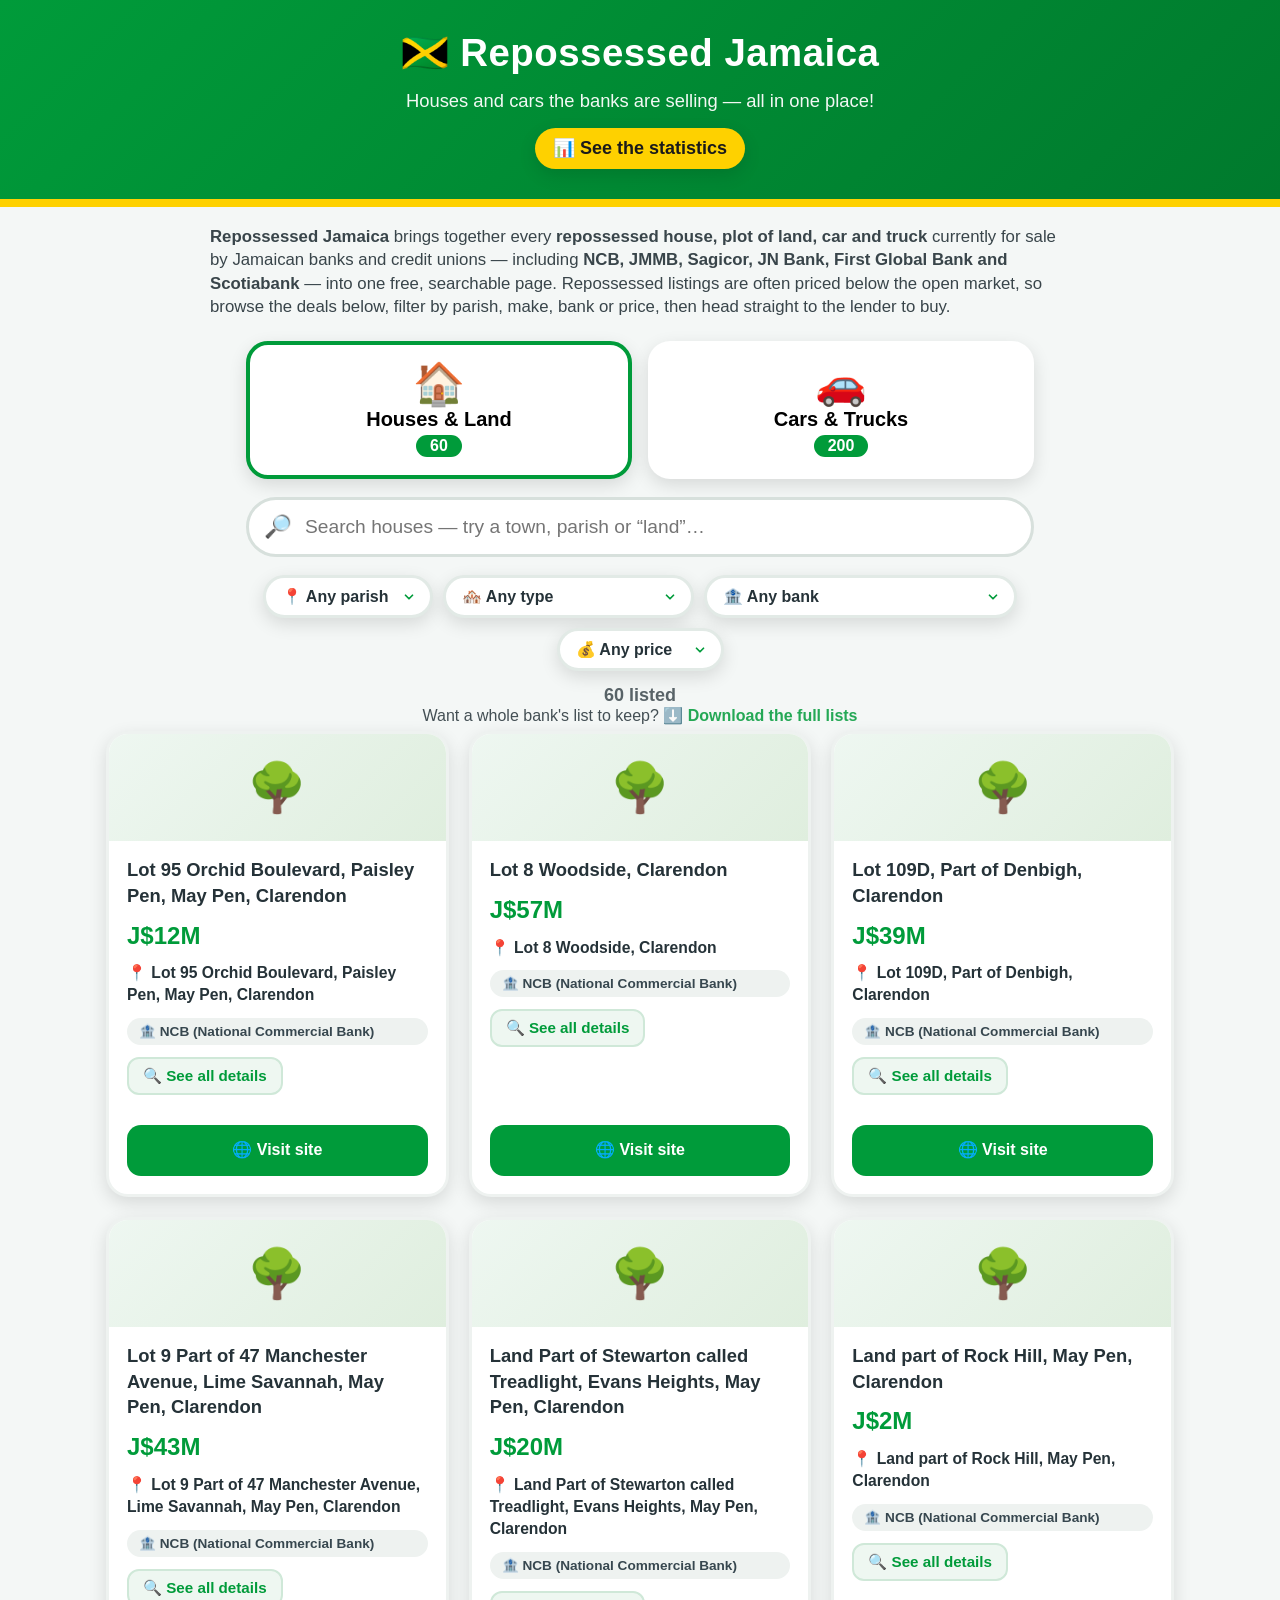
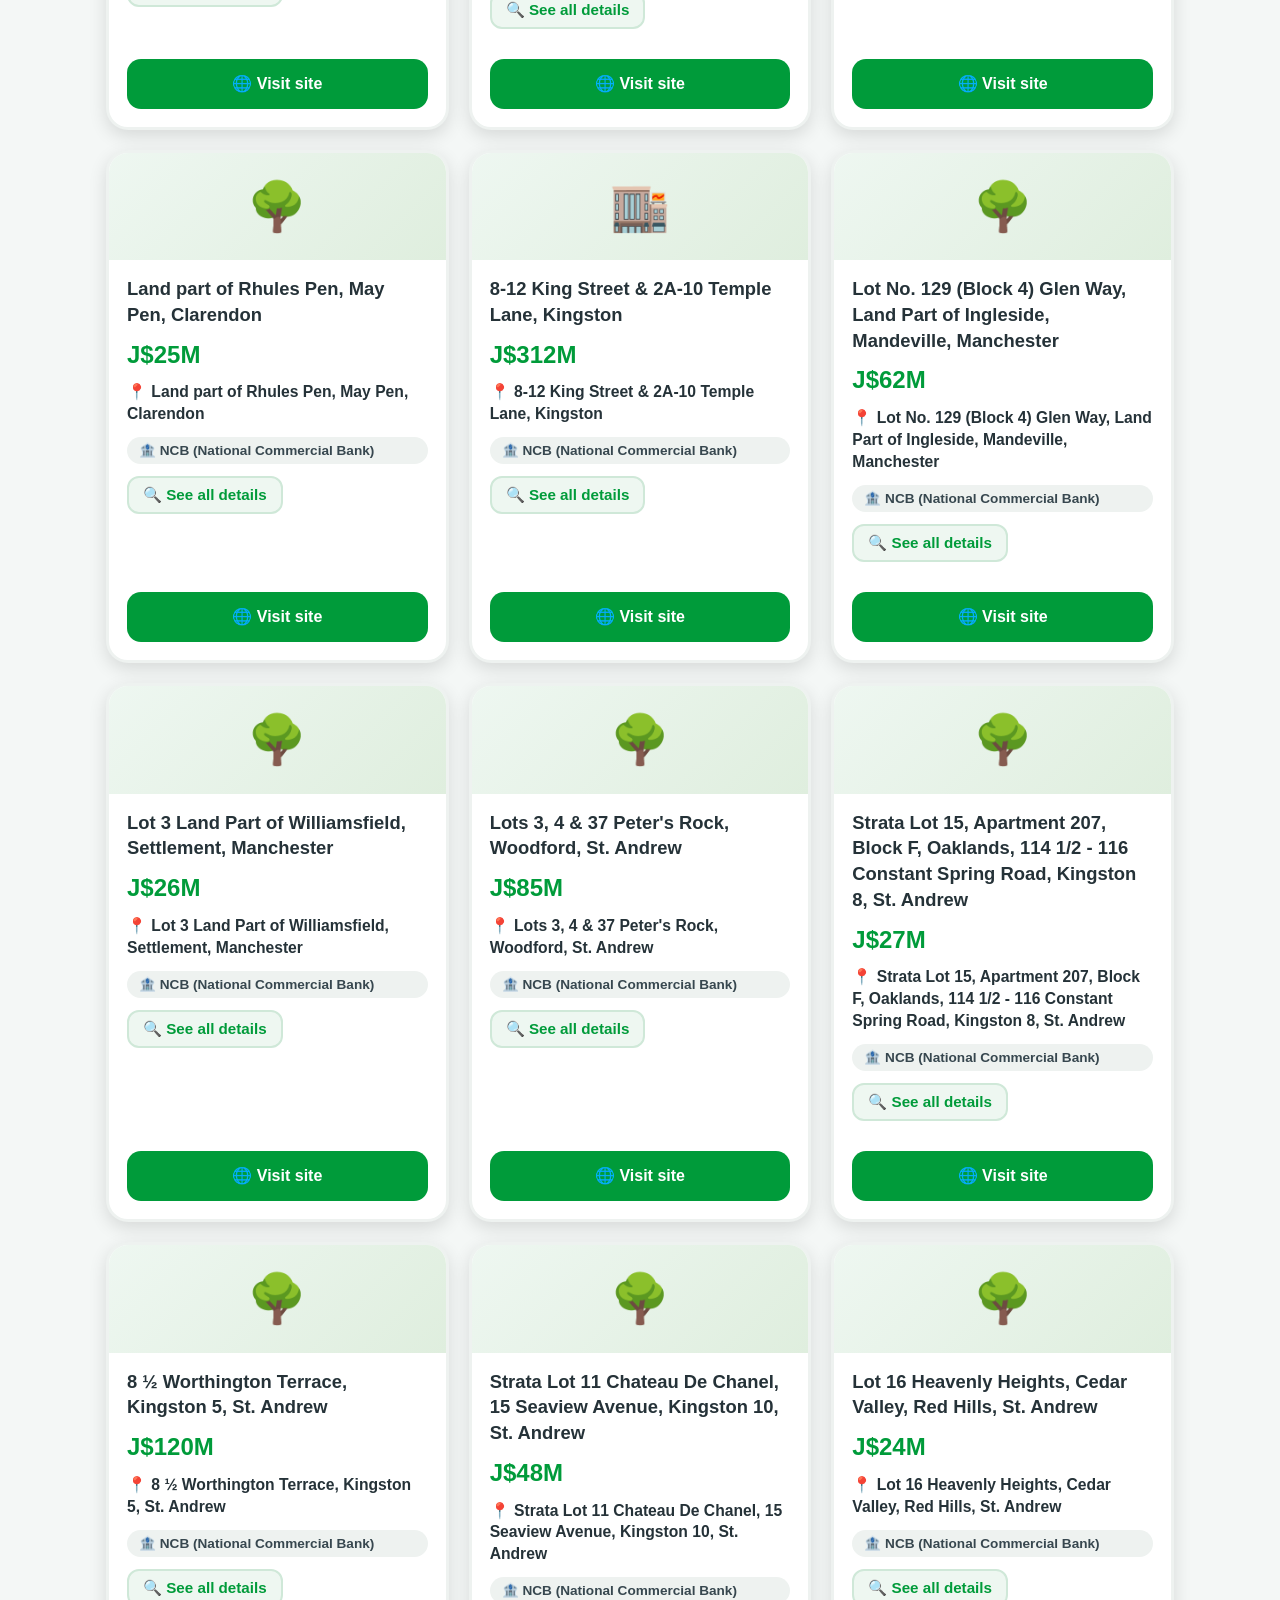
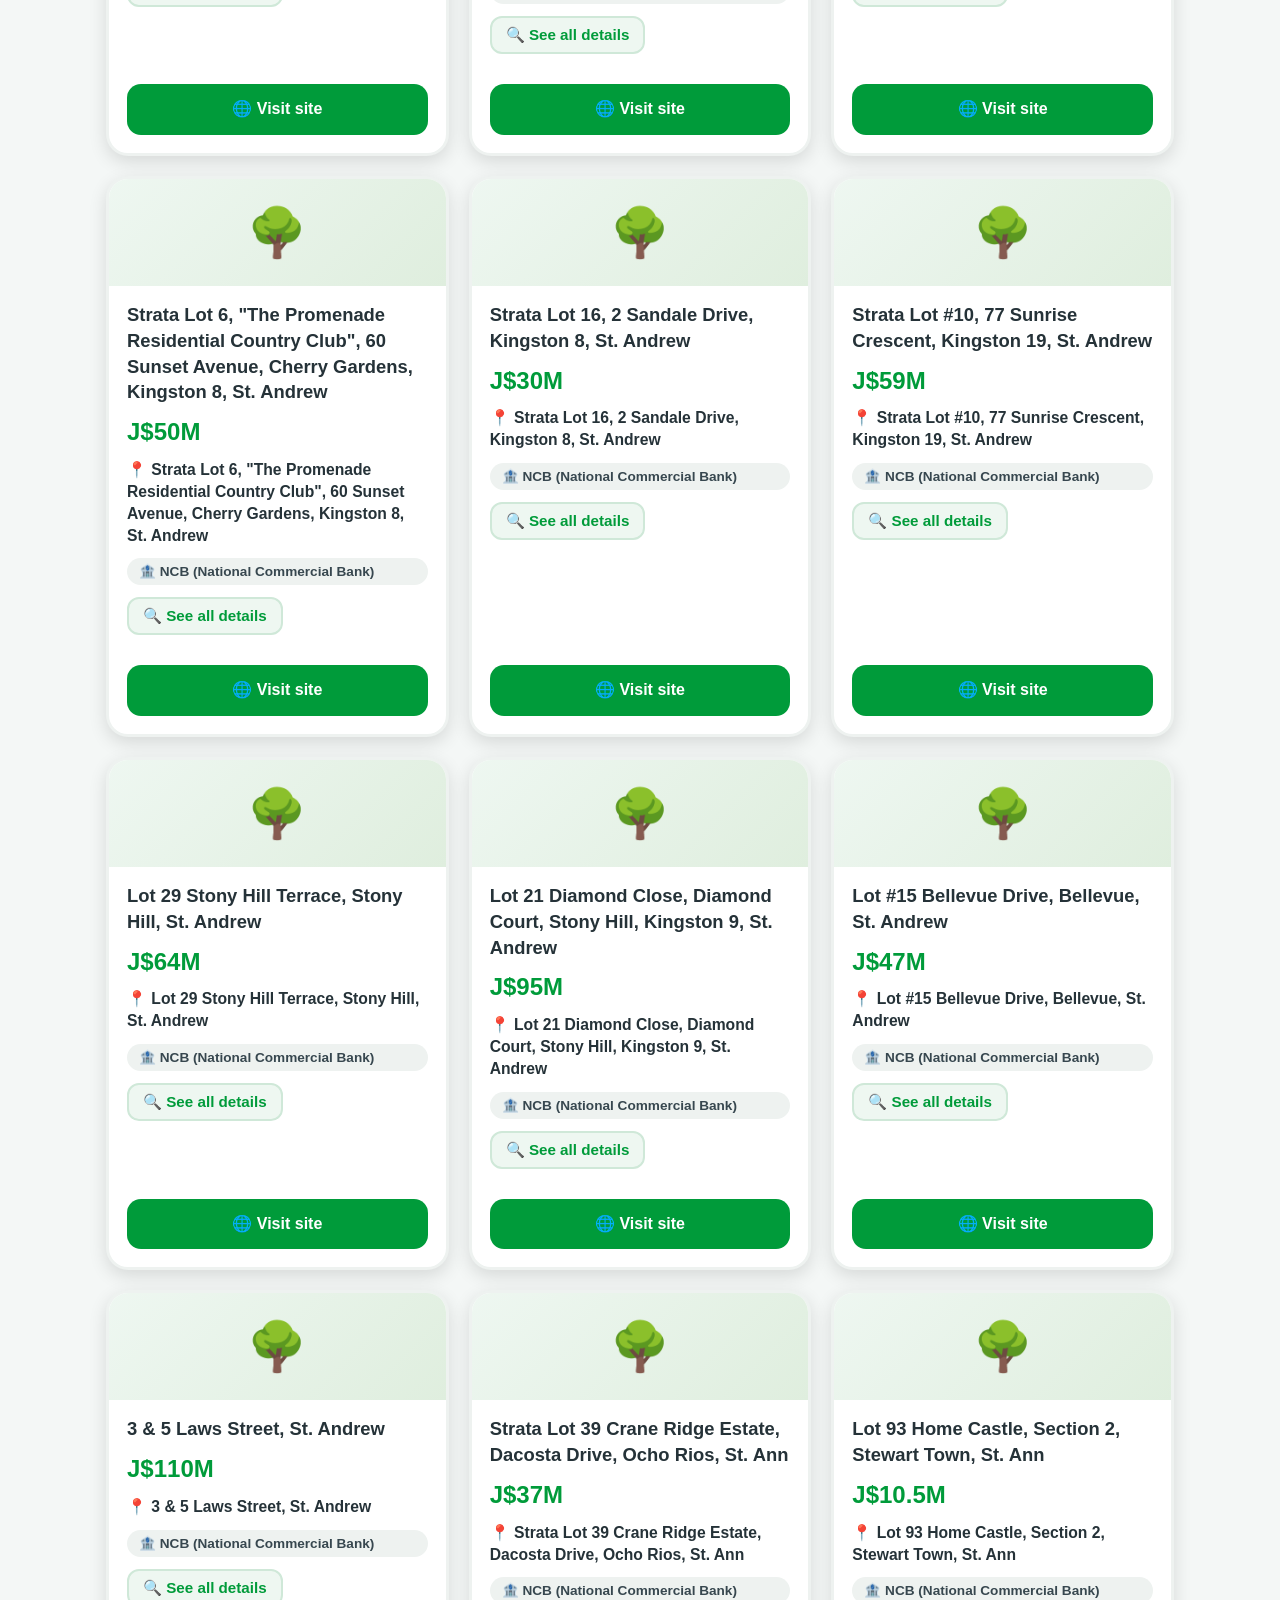
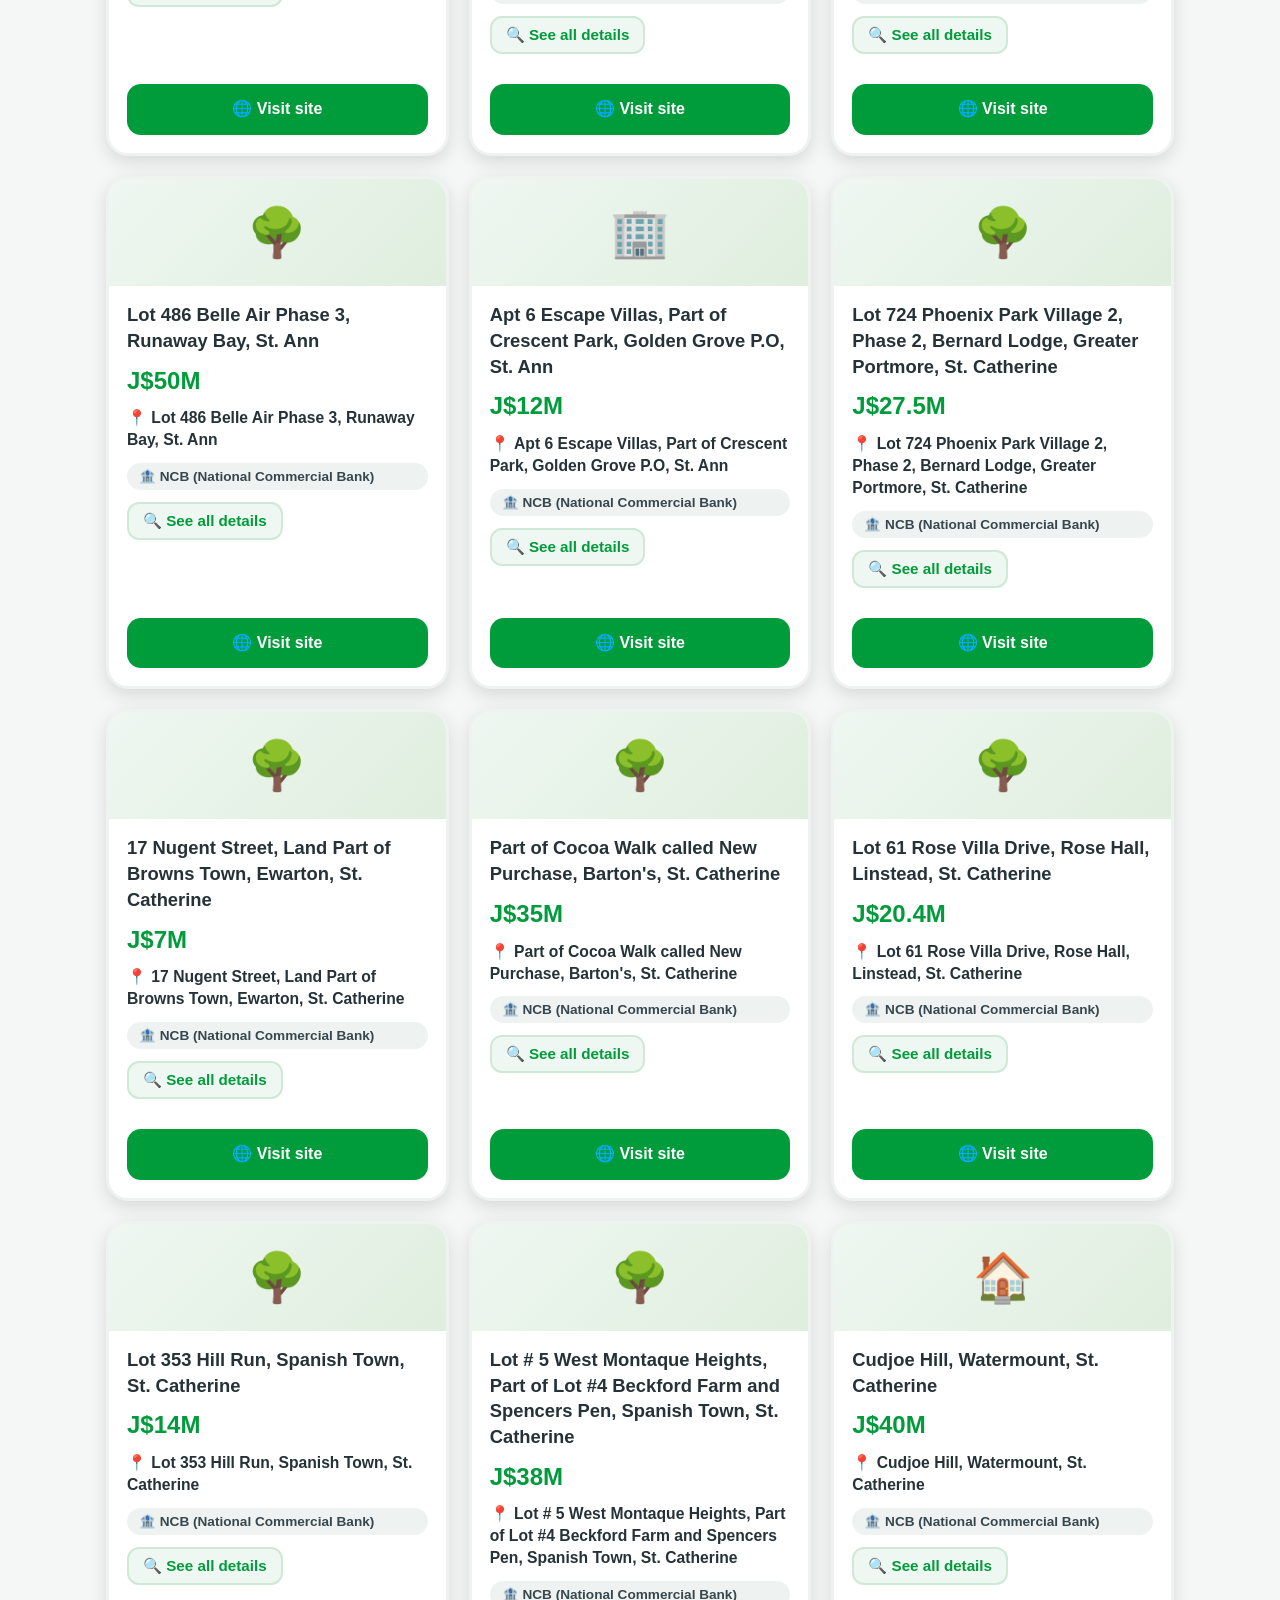
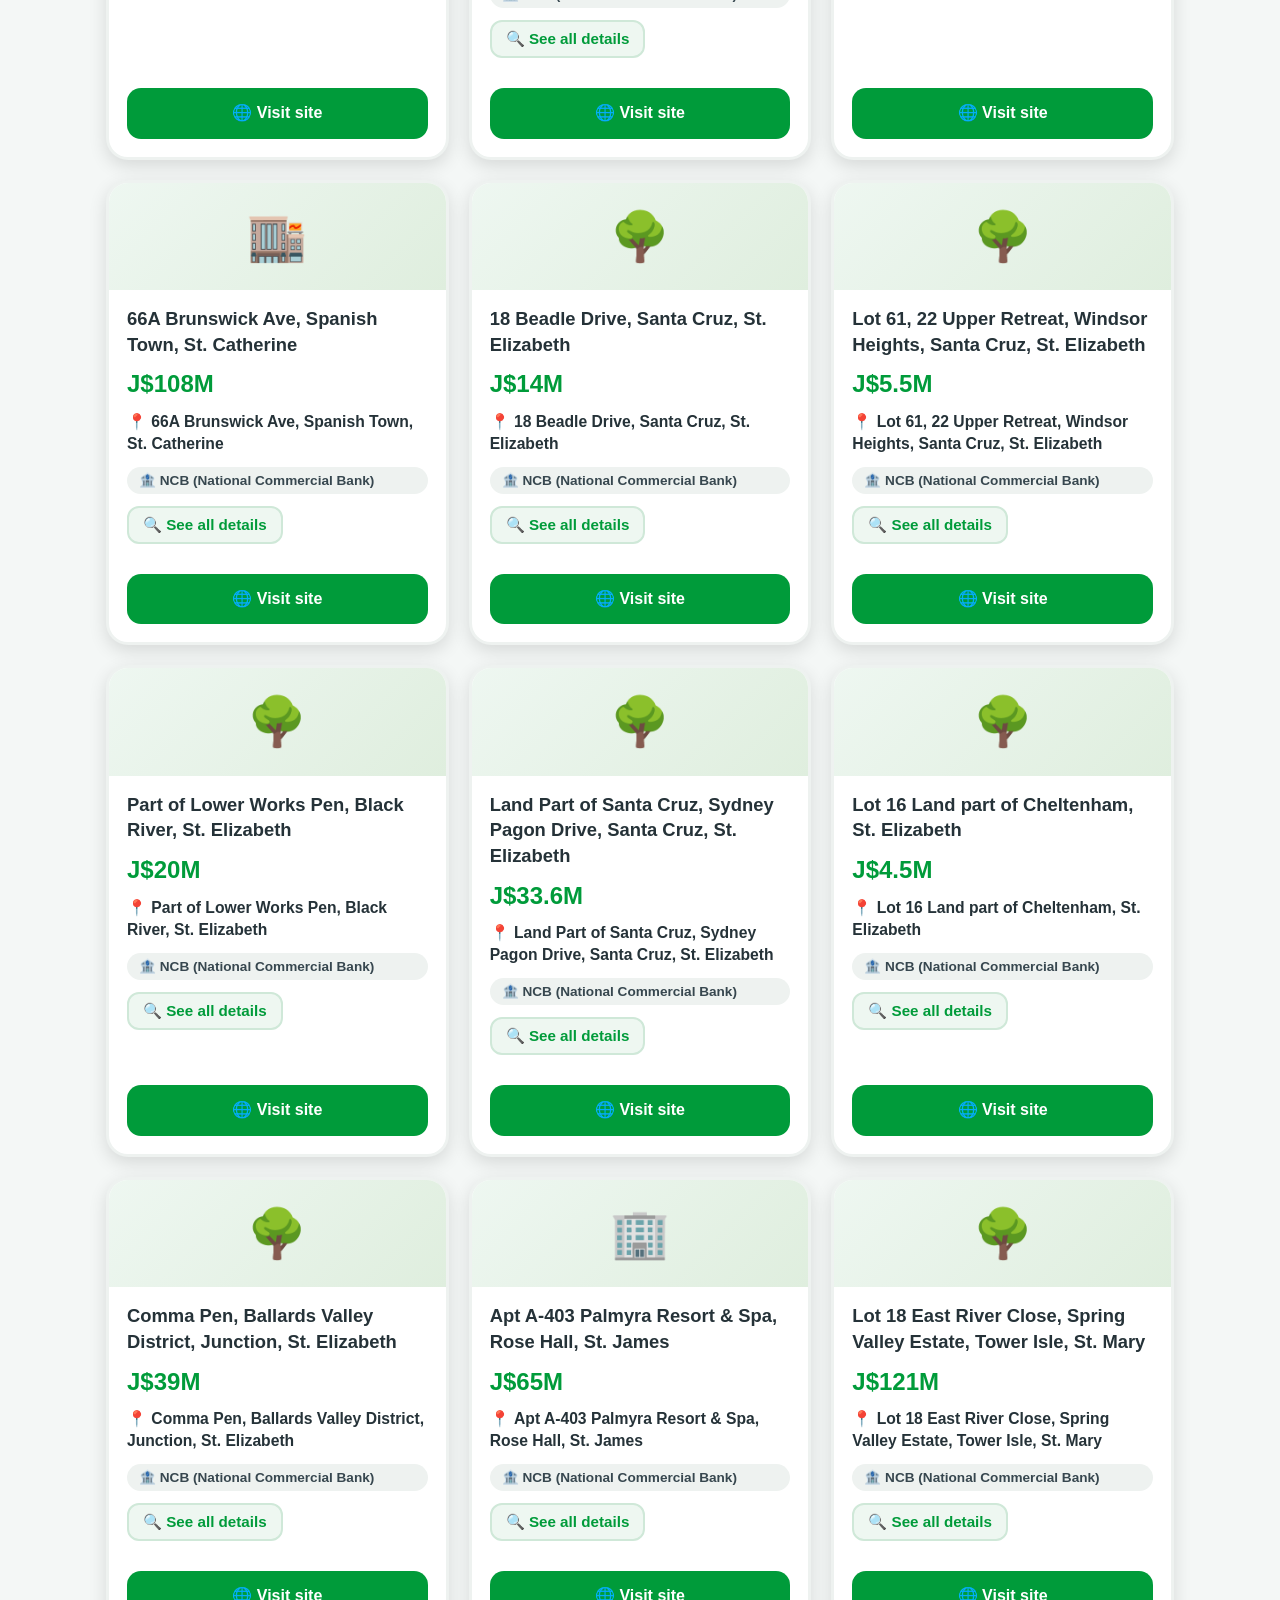
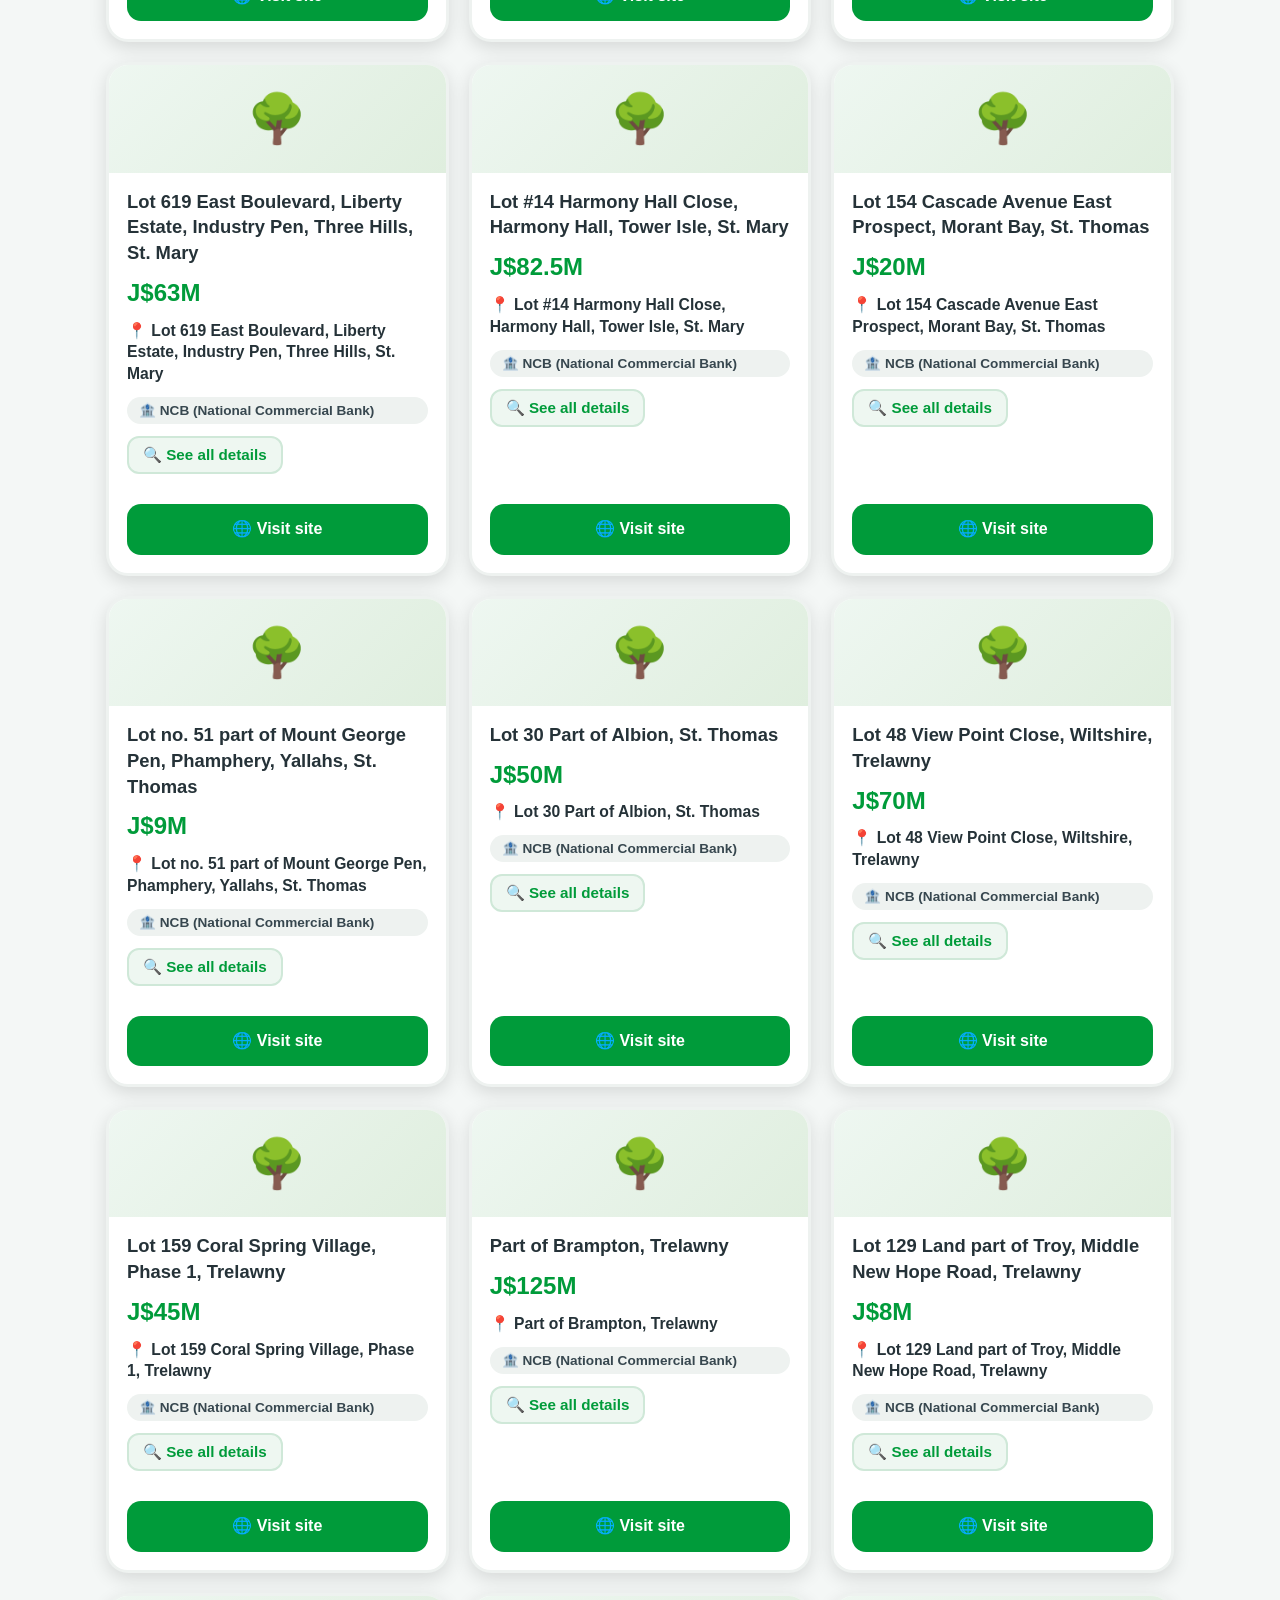
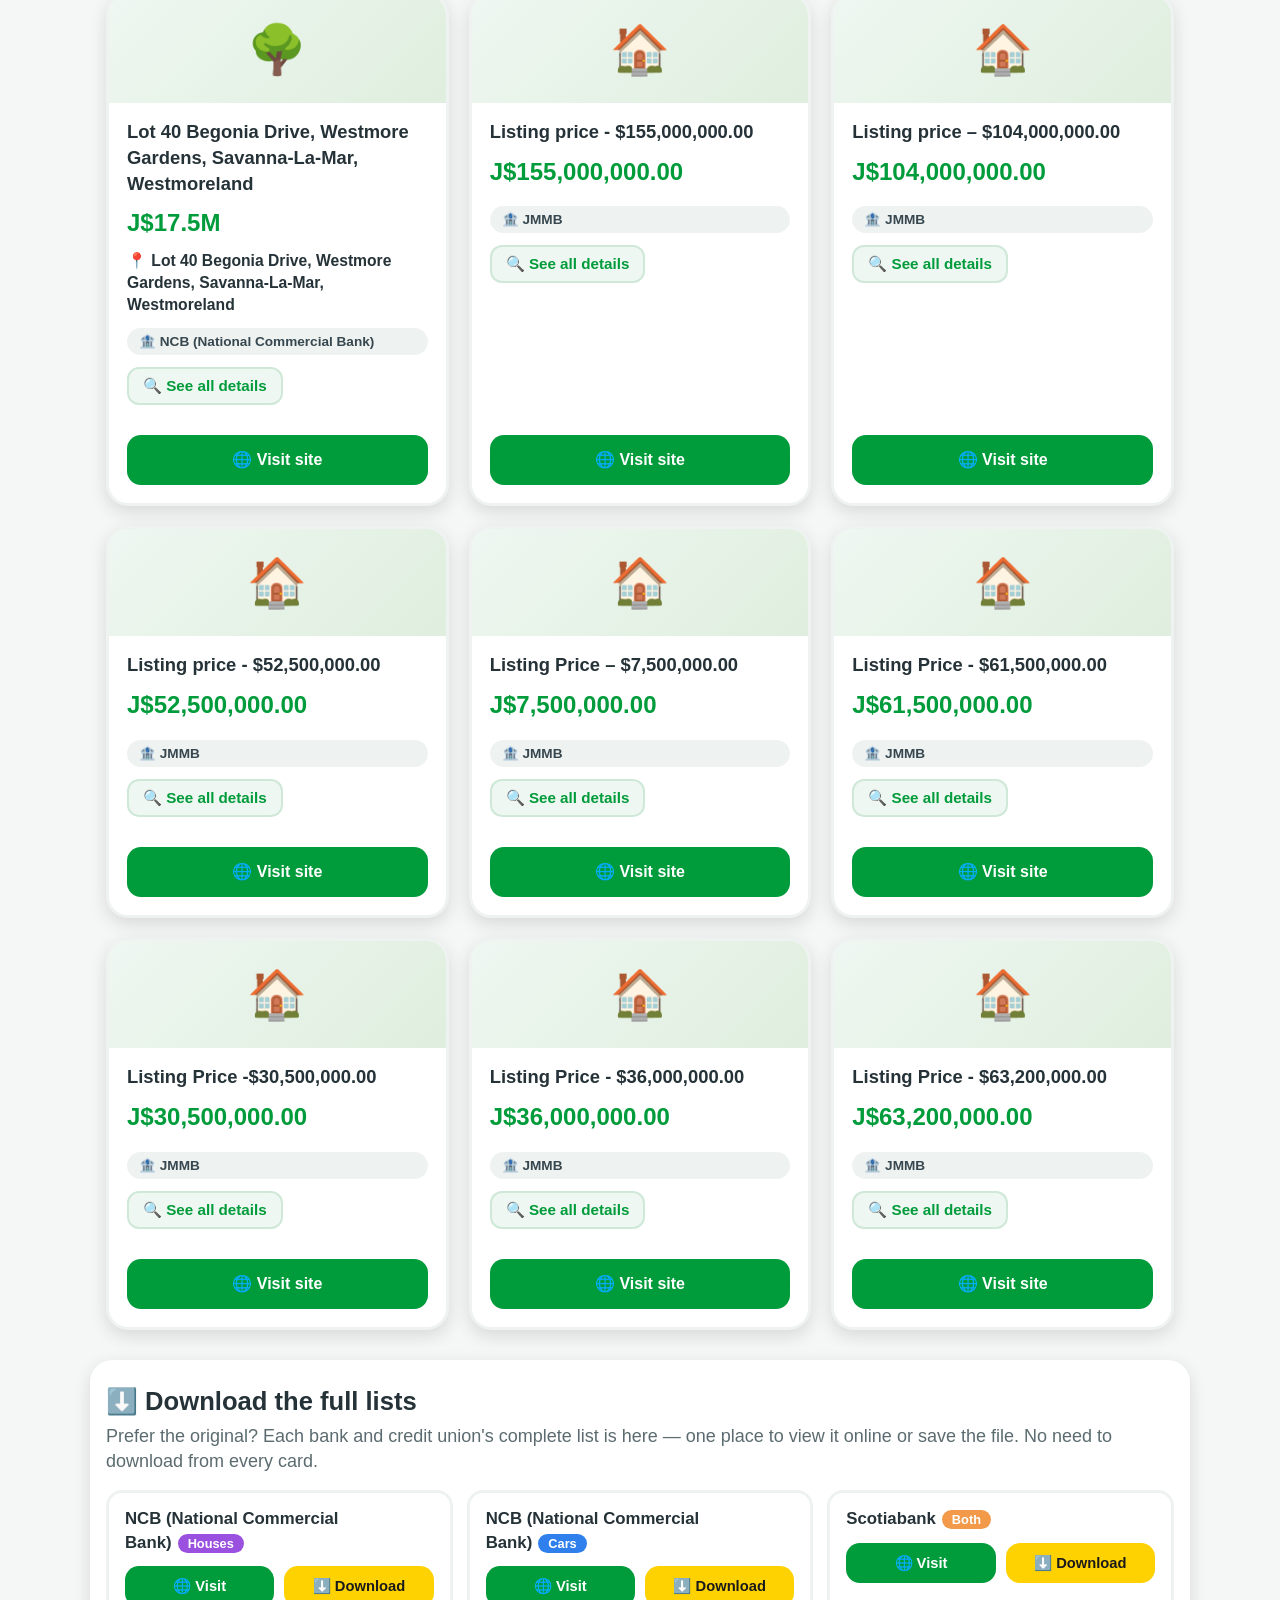
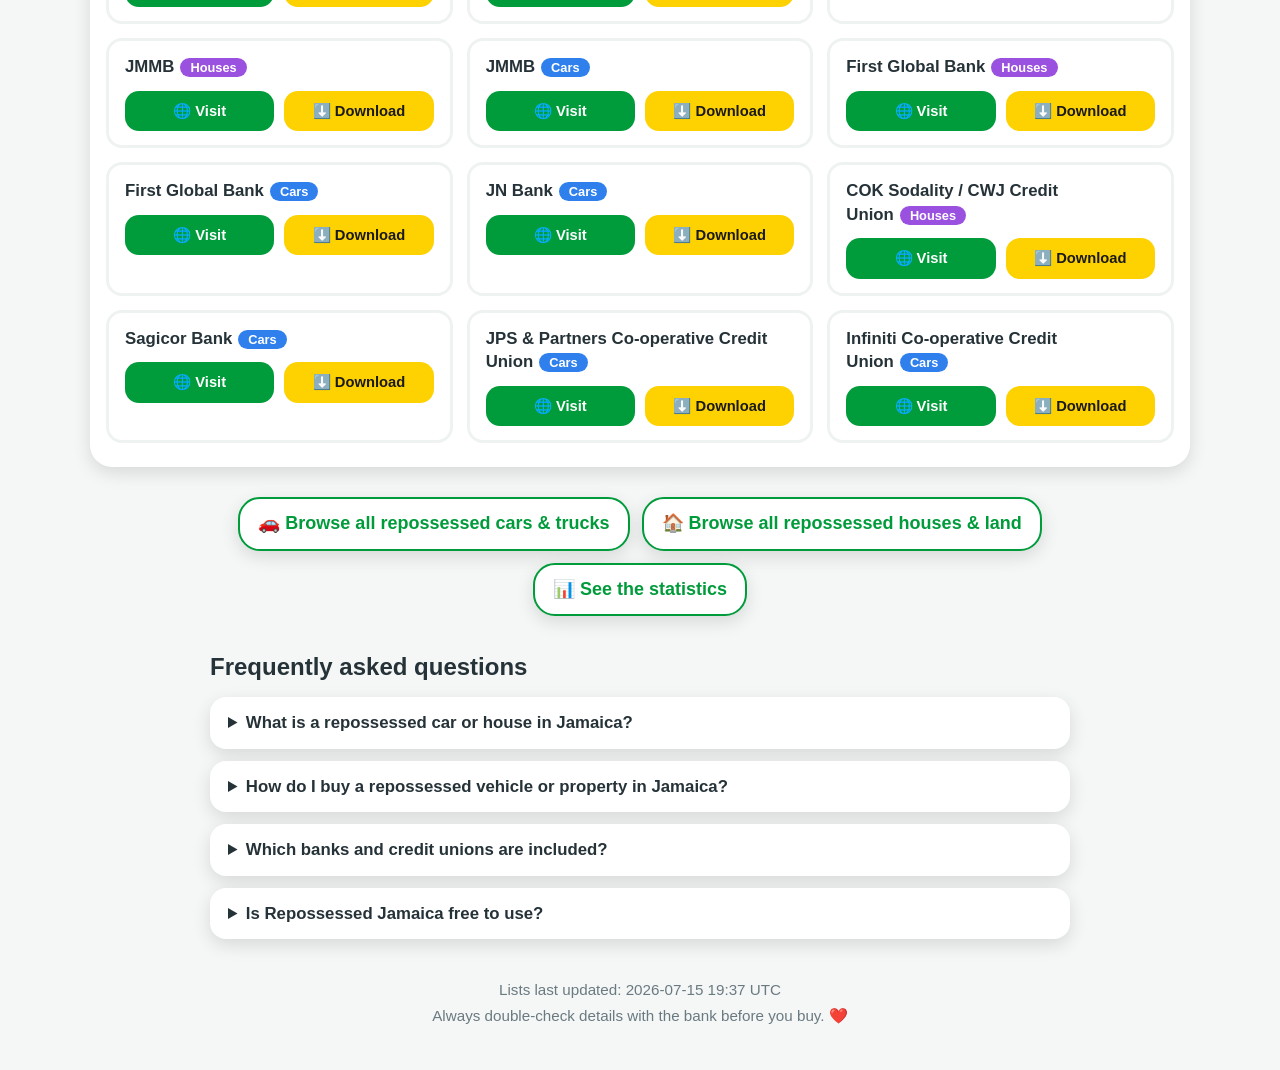
<file: site/index.html>
<!DOCTYPE html>
<html lang="en">
<head>
  <meta charset="UTF-8" />
  <meta name="viewport" content="width=device-width, initial-scale=1.0" />

  <!-- ============ SEO: page basics ============ -->
  <title>Repossessed Jamaica — Repossessed Houses &amp; Cars for Sale</title>
  <meta name="description" content="Browse repossessed houses, land, cars and trucks for sale by Jamaican banks and credit unions — NCB, JMMB, Sagicor, JN Bank and more — all in one searchable place. Filter by parish, make, price and bank." />
  <meta name="keywords" content="repossessed cars Jamaica, repossessed houses Jamaica, bank auction Jamaica, private treaty Jamaica, foreclosed property Jamaica, NCB repossessed vehicles, JMMB repossessed, Sagicor repossessed cars" />
  <meta name="author" content="Repossessed Jamaica" />
  <meta name="robots" content="index, follow" />
  <meta name="theme-color" content="#009b3a" />
  <link rel="canonical" href="https://repodealsja.com/" />

  <!-- ============ Icons & PWA manifest ============ -->
  <link rel="icon" href="/favicon.ico" sizes="any" />
  <link rel="icon" href="/favicon.svg" type="image/svg+xml" />
  <link rel="apple-touch-icon" href="/apple-touch-icon.png" />
  <link rel="manifest" href="/site.webmanifest" />

  <!-- ============ Open Graph (Facebook, WhatsApp, LinkedIn) ============ -->
  <meta property="og:type" content="website" />
  <meta property="og:site_name" content="Repossessed Jamaica" />
  <meta property="og:title" content="Repossessed Jamaica — Houses &amp; Cars for Sale" />
  <meta property="og:description" content="All the repossessed houses and cars Jamaican banks are selling, in one friendly, searchable page." />
  <meta property="og:url" content="https://repodealsja.com/" />
  <meta property="og:image" content="https://repodealsja.com/og-image.png" />
  <meta property="og:locale" content="en_JM" />

  <!-- ============ Twitter / X card ============ -->
  <meta name="twitter:card" content="summary_large_image" />
  <meta name="twitter:title" content="Repossessed Jamaica — Houses &amp; Cars for Sale" />
  <meta name="twitter:description" content="All the repossessed houses and cars Jamaican banks are selling, in one friendly, searchable page." />
  <meta name="twitter:image" content="https://repodealsja.com/og-image.png" />
  <meta name="twitter:image:alt" content="Repossessed Jamaica — repossessed houses and cars for sale" />

  <link rel="stylesheet" href="style.css" />

  <!-- ============ Structured data (helps Google understand the site) ============ -->
  <script type="application/ld+json">
  {
    "@context": "https://schema.org",
    "@graph": [
      {
        "@type": "WebSite",
        "@id": "https://repodealsja.com/#website",
        "name": "Repossessed Jamaica",
        "url": "https://repodealsja.com/",
        "description": "Repossessed houses, land, cars and trucks for sale by Jamaican banks and credit unions, gathered into one searchable page.",
        "inLanguage": "en-JM",
        "publisher": { "@id": "https://repodealsja.com/#org" },
        "potentialAction": {
          "@type": "SearchAction",
          "target": "https://repodealsja.com/?q={search_term_string}",
          "query-input": "required name=search_term_string"
        }
      },
      {
        "@type": "Organization",
        "@id": "https://repodealsja.com/#org",
        "name": "Repossessed Jamaica",
        "url": "https://repodealsja.com/",
        "logo": "https://repodealsja.com/icon-512.png",
        "image": "https://repodealsja.com/og-image.png",
        "areaServed": { "@type": "Country", "name": "Jamaica" }
      },
      {
        "@type": "FAQPage",
        "@id": "https://repodealsja.com/#faq",
        "mainEntity": [
          {
            "@type": "Question",
            "name": "What is a repossessed car or house in Jamaica?",
            "acceptedAnswer": {
              "@type": "Answer",
              "text": "A repossessed car or house is a vehicle or property that a Jamaican bank or credit union has taken back because the previous owner could not keep up the loan payments. The lender then sells it — often by private treaty or auction — to recover the money owed, which is why these listings are frequently priced below the open market."
            }
          },
          {
            "@type": "Question",
            "name": "How do I buy a repossessed vehicle or property in Jamaica?",
            "acceptedAnswer": {
              "@type": "Answer",
              "text": "Find the listing you want on Repossessed Jamaica, click 'Visit site' to open the bank or credit union's own page, then contact that institution directly to arrange a viewing, make an offer, or place a bid. Always confirm the price, condition and title details with the lender before you buy."
            }
          },
          {
            "@type": "Question",
            "name": "Which banks and credit unions are included?",
            "acceptedAnswer": {
              "@type": "Answer",
              "text": "Repossessed Jamaica gathers listings from 12 sources, including NCB (National Commercial Bank), JMMB, Sagicor, JN Bank, First Global Bank, Scotiabank, JPS & Employees Co-operative Credit Union and more."
            }
          },
          {
            "@type": "Question",
            "name": "Is Repossessed Jamaica free to use?",
            "acceptedAnswer": {
              "@type": "Answer",
              "text": "Yes. Repossessed Jamaica is completely free. It simply collects the repossessed house and car lists that Jamaican banks already publish and puts them in one searchable place."
            }
          }
        ]
      }
    ]
  }
  </script>
  <!-- BUILD:ITEMLIST
  <script type="application/ld+json">
{
  "@context": "https://schema.org",
  "@type": "ItemList",
  "name": "Repossessed houses and cars for sale in Jamaica",
  "url": "https://repodealsja.com/",
  "numberOfItems": 260,
  "itemListElement": [
    {
      "@type": "ListItem",
      "position": 1,
      "name": "Lot 95 Orchid Boulevard, Paisley Pen, May Pen, Clarendon",
      "url": "https://www.jncb.com/"
    },
    {
      "@type": "ListItem",
      "position": 2,
      "name": "Lot 8 Woodside, Clarendon",
      "url": "https://www.jncb.com/"
    },
    {
      "@type": "ListItem",
      "position": 3,
      "name": "Lot 109D, Part of Denbigh, Clarendon",
      "url": "https://www.jncb.com/"
    },
    {
      "@type": "ListItem",
      "position": 4,
      "name": "Lot 9 Part of 47 Manchester Avenue, Lime Savannah, May Pen, Clarendon",
      "url": "https://www.jncb.com/"
    },
    {
      "@type": "ListItem",
      "position": 5,
      "name": "Land Part of Stewarton called Treadlight, Evans Heights, May Pen, Clarendon",
      "url": "https://www.jncb.com/"
    },
    {
      "@type": "ListItem",
      "position": 6,
      "name": "Land part of Rock Hill, May Pen, Clarendon",
      "url": "https://www.jncb.com/"
    },
    {
      "@type": "ListItem",
      "position": 7,
      "name": "Land part of Rhules Pen, May Pen, Clarendon",
      "url": "https://www.jncb.com/"
    },
    {
      "@type": "ListItem",
      "position": 8,
      "name": "8-12 King Street & 2A-10 Temple Lane, Kingston",
      "url": "https://www.jncb.com/"
    },
    {
      "@type": "ListItem",
      "position": 9,
      "name": "Lot No. 129 (Block 4) Glen Way, Land Part of Ingleside, Mandeville, Manchester",
      "url": "https://www.jncb.com/"
    },
    {
      "@type": "ListItem",
      "position": 10,
      "name": "Lot 3 Land Part of Williamsfield, Settlement, Manchester",
      "url": "https://www.jncb.com/"
    },
    {
      "@type": "ListItem",
      "position": 11,
      "name": "Lots 3, 4 & 37 Peter's Rock, Woodford, St. Andrew",
      "url": "https://www.jncb.com/"
    },
    {
      "@type": "ListItem",
      "position": 12,
      "name": "Strata Lot 15, Apartment 207, Block F, Oaklands, 114 1/2 - 116 Constant Spring Road, Kingston 8, St. Andrew",
      "url": "https://www.jncb.com/"
    },
    {
      "@type": "ListItem",
      "position": 13,
      "name": "8 ½ Worthington Terrace, Kingston 5, St. Andrew",
      "url": "https://www.jncb.com/"
    },
    {
      "@type": "ListItem",
      "position": 14,
      "name": "Strata Lot 11 Chateau De Chanel, 15 Seaview Avenue, Kingston 10, St. Andrew",
      "url": "https://www.jncb.com/"
    },
    {
      "@type": "ListItem",
      "position": 15,
      "name": "Lot 16 Heavenly Heights, Cedar Valley, Red Hills, St. Andrew",
      "url": "https://www.jncb.com/"
    },
    {
      "@type": "ListItem",
      "position": 16,
      "name": "Strata Lot 6, \"The Promenade Residential Country Club\", 60 Sunset Avenue, Cherry Gardens, Kingston 8, St. Andrew",
      "url": "https://www.jncb.com/"
    },
    {
      "@type": "ListItem",
      "position": 17,
      "name": "Strata Lot 16, 2 Sandale Drive, Kingston 8, St. Andrew",
      "url": "https://www.jncb.com/"
    },
    {
      "@type": "ListItem",
      "position": 18,
      "name": "Strata Lot #10, 77 Sunrise Crescent, Kingston 19, St. Andrew",
      "url": "https://www.jncb.com/"
    },
    {
      "@type": "ListItem",
      "position": 19,
      "name": "Lot 29 Stony Hill Terrace, Stony Hill, St. Andrew",
      "url": "https://www.jncb.com/"
    },
    {
      "@type": "ListItem",
      "position": 20,
      "name": "Lot 21 Diamond Close, Diamond Court, Stony Hill, Kingston 9, St. Andrew",
      "url": "https://www.jncb.com/"
    },
    {
      "@type": "ListItem",
      "position": 21,
      "name": "Lot #15 Bellevue Drive, Bellevue, St. Andrew",
      "url": "https://www.jncb.com/"
    },
    {
      "@type": "ListItem",
      "position": 22,
      "name": "3 & 5 Laws Street, St. Andrew",
      "url": "https://www.jncb.com/"
    },
    {
      "@type": "ListItem",
      "position": 23,
      "name": "Strata Lot 39 Crane Ridge Estate, Dacosta Drive, Ocho Rios, St. Ann",
      "url": "https://www.jncb.com/"
    },
    {
      "@type": "ListItem",
      "position": 24,
      "name": "Lot 93 Home Castle, Section 2, Stewart Town, St. Ann",
      "url": "https://www.jncb.com/"
    },
    {
      "@type": "ListItem",
      "position": 25,
      "name": "Lot 486 Belle Air Phase 3, Runaway Bay, St. Ann",
      "url": "https://www.jncb.com/"
    },
    {
      "@type": "ListItem",
      "position": 26,
      "name": "Apt 6 Escape Villas, Part of Crescent Park, Golden Grove P.O, St. Ann",
      "url": "https://www.jncb.com/"
    },
    {
      "@type": "ListItem",
      "position": 27,
      "name": "Lot 724 Phoenix Park Village 2, Phase 2, Bernard Lodge, Greater Portmore, St. Catherine",
      "url": "https://www.jncb.com/"
    },
    {
      "@type": "ListItem",
      "position": 28,
      "name": "17 Nugent Street, Land Part of Browns Town, Ewarton, St. Catherine",
      "url": "https://www.jncb.com/"
    },
    {
      "@type": "ListItem",
      "position": 29,
      "name": "Part of Cocoa Walk called New Purchase, Barton's, St. Catherine",
      "url": "https://www.jncb.com/"
    },
    {
      "@type": "ListItem",
      "position": 30,
      "name": "Lot 61 Rose Villa Drive, Rose Hall, Linstead, St. Catherine",
      "url": "https://www.jncb.com/"
    },
    {
      "@type": "ListItem",
      "position": 31,
      "name": "Lot 353 Hill Run, Spanish Town, St. Catherine",
      "url": "https://www.jncb.com/"
    },
    {
      "@type": "ListItem",
      "position": 32,
      "name": "Lot # 5 West Montaque Heights, Part of Lot #4 Beckford Farm and Spencers Pen, Spanish Town, St. Catherine",
      "url": "https://www.jncb.com/"
    },
    {
      "@type": "ListItem",
      "position": 33,
      "name": "Cudjoe Hill, Watermount, St. Catherine",
      "url": "https://www.jncb.com/"
    },
    {
      "@type": "ListItem",
      "position": 34,
      "name": "66A Brunswick Ave, Spanish Town, St. Catherine",
      "url": "https://www.jncb.com/"
    },
    {
      "@type": "ListItem",
      "position": 35,
      "name": "18 Beadle Drive, Santa Cruz, St. Elizabeth",
      "url": "https://www.jncb.com/"
    },
    {
      "@type": "ListItem",
      "position": 36,
      "name": "Lot 61, 22 Upper Retreat, Windsor Heights, Santa Cruz, St. Elizabeth",
      "url": "https://www.jncb.com/"
    },
    {
      "@type": "ListItem",
      "position": 37,
      "name": "Part of Lower Works Pen, Black River, St. Elizabeth",
      "url": "https://www.jncb.com/"
    },
    {
      "@type": "ListItem",
      "position": 38,
      "name": "Land Part of Santa Cruz, Sydney Pagon Drive, Santa Cruz, St. Elizabeth",
      "url": "https://www.jncb.com/"
    },
    {
      "@type": "ListItem",
      "position": 39,
      "name": "Lot 16 Land part of Cheltenham, St. Elizabeth",
      "url": "https://www.jncb.com/"
    },
    {
      "@type": "ListItem",
      "position": 40,
      "name": "Comma Pen, Ballards Valley District, Junction, St. Elizabeth",
      "url": "https://www.jncb.com/"
    },
    {
      "@type": "ListItem",
      "position": 41,
      "name": "Apt A-403 Palmyra Resort & Spa, Rose Hall, St. James",
      "url": "https://www.jncb.com/"
    },
    {
      "@type": "ListItem",
      "position": 42,
      "name": "Lot 18 East River Close, Spring Valley Estate, Tower Isle, St. Mary",
      "url": "https://www.jncb.com/"
    },
    {
      "@type": "ListItem",
      "position": 43,
      "name": "Lot 619 East Boulevard, Liberty Estate, Industry Pen, Three Hills, St. Mary",
      "url": "https://www.jncb.com/"
    },
    {
      "@type": "ListItem",
      "position": 44,
      "name": "Lot #14 Harmony Hall Close, Harmony Hall, Tower Isle, St. Mary",
      "url": "https://www.jncb.com/"
    },
    {
      "@type": "ListItem",
      "position": 45,
      "name": "Lot 154 Cascade Avenue East Prospect, Morant Bay, St. Thomas",
      "url": "https://www.jncb.com/"
    },
    {
      "@type": "ListItem",
      "position": 46,
      "name": "Lot no. 51 part of Mount George Pen, Phamphery, Yallahs, St. Thomas",
      "url": "https://www.jncb.com/"
    },
    {
      "@type": "ListItem",
      "position": 47,
      "name": "Lot 30 Part of Albion, St. Thomas",
      "url": "https://www.jncb.com/"
    },
    {
      "@type": "ListItem",
      "position": 48,
      "name": "Lot 48 View Point Close, Wiltshire, Trelawny",
      "url": "https://www.jncb.com/"
    },
    {
      "@type": "ListItem",
      "position": 49,
      "name": "Lot 159 Coral Spring Village, Phase 1, Trelawny",
      "url": "https://www.jncb.com/"
    },
    {
      "@type": "ListItem",
      "position": 50,
      "name": "Part of Brampton, Trelawny",
      "url": "https://www.jncb.com/"
    },
    {
      "@type": "ListItem",
      "position": 51,
      "name": "Lot 129 Land part of Troy, Middle New Hope Road, Trelawny",
      "url": "https://www.jncb.com/"
    },
    {
      "@type": "ListItem",
      "position": 52,
      "name": "Lot 40 Begonia Drive, Westmore Gardens, Savanna-La-Mar, Westmoreland",
      "url": "https://www.jncb.com/"
    },
    {
      "@type": "ListItem",
      "position": 53,
      "name": "Listing price - $155,000,000.00",
      "url": "https://www.jmmb.com/"
    },
    {
      "@type": "ListItem",
      "position": 54,
      "name": "Listing price – $104,000,000.00",
      "url": "https://www.jmmb.com/"
    },
    {
      "@type": "ListItem",
      "position": 55,
      "name": "Listing price - $52,500,000.00",
      "url": "https://www.jmmb.com/"
    },
    {
      "@type": "ListItem",
      "position": 56,
      "name": "Listing Price – $7,500,000.00",
      "url": "https://www.jmmb.com/"
    },
    {
      "@type": "ListItem",
      "position": 57,
      "name": "Listing Price - $61,500,000.00",
      "url": "https://www.jmmb.com/"
    },
    {
      "@type": "ListItem",
      "position": 58,
      "name": "Listing Price -$30,500,000.00",
      "url": "https://www.jmmb.com/"
    },
    {
      "@type": "ListItem",
      "position": 59,
      "name": "Listing Price - $36,000,000.00",
      "url": "https://www.jmmb.com/"
    },
    {
      "@type": "ListItem",
      "position": 60,
      "name": "Listing Price - $63,200,000.00",
      "url": "https://www.jmmb.com/"
    },
    {
      "@type": "ListItem",
      "position": 61,
      "name": "2022 Audi Q5",
      "url": "https://www.jncb.com/"
    },
    {
      "@type": "ListItem",
      "position": 62,
      "name": "2023 Audi A3",
      "url": "https://www.jncb.com/"
    },
    {
      "@type": "ListItem",
      "position": 63,
      "name": "2023 Audi A3",
      "url": "https://www.jncb.com/"
    },
    {
      "@type": "ListItem",
      "position": 64,
      "name": "2023 Audi Q7",
      "url": "https://www.jncb.com/"
    },
    {
      "@type": "ListItem",
      "position": 65,
      "name": "2014 BMW 320I",
      "url": "https://www.jncb.com/"
    },
    {
      "@type": "ListItem",
      "position": 66,
      "name": "2017 BMW 420I",
      "url": "https://www.jncb.com/"
    },
    {
      "@type": "ListItem",
      "position": 67,
      "name": "2019 BMW 430I Cabrio",
      "url": "https://www.jncb.com/"
    },
    {
      "@type": "ListItem",
      "position": 68,
      "name": "2019 BMW X1",
      "url": "https://www.jncb.com/"
    },
    {
      "@type": "ListItem",
      "position": 69,
      "name": "2019 BMW X3 - Xdrive",
      "url": "https://www.jncb.com/"
    },
    {
      "@type": "ListItem",
      "position": 70,
      "name": "2017 BMW X3",
      "url": "https://www.jncb.com/"
    },
    {
      "@type": "ListItem",
      "position": 71,
      "name": "2021 BMW X4",
      "url": "https://www.jncb.com/"
    },
    {
      "@type": "ListItem",
      "position": 72,
      "name": "2019 BMW X5",
      "url": "https://www.jncb.com/"
    },
    {
      "@type": "ListItem",
      "position": 73,
      "name": "2022 BMW X5",
      "url": "https://www.jncb.com/"
    },
    {
      "@type": "ListItem",
      "position": 74,
      "name": "2020 Ford Ecosport",
      "url": "https://www.jncb.com/"
    },
    {
      "@type": "ListItem",
      "position": 75,
      "name": "2023 Ford Everest",
      "url": "https://www.jncb.com/"
    },
    {
      "@type": "ListItem",
      "position": 76,
      "name": "2022 Ford Ranger Rapture",
      "url": "https://www.jncb.com/"
    },
    {
      "@type": "ListItem",
      "position": 77,
      "name": "2023 Foton Auman",
      "url": "https://www.jncb.com/"
    },
    {
      "@type": "ListItem",
      "position": 78,
      "name": "2024 Great Wall Haval H6",
      "url": "https://www.jncb.com/"
    },
    {
      "@type": "ListItem",
      "position": 79,
      "name": "2025 Greatwall Haval",
      "url": "https://www.jncb.com/"
    },
    {
      "@type": "ListItem",
      "position": 80,
      "name": "2012 Honda Accord",
      "url": "https://www.jncb.com/"
    },
    {
      "@type": "ListItem",
      "position": 81,
      "name": "2022 Honda Accord",
      "url": "https://www.jncb.com/"
    },
    {
      "@type": "ListItem",
      "position": 82,
      "name": "2023 Honda BRV",
      "url": "https://www.jncb.com/"
    },
    {
      "@type": "ListItem",
      "position": 83,
      "name": "2024 Honda BRV",
      "url": "https://www.jncb.com/"
    },
    {
      "@type": "ListItem",
      "position": 84,
      "name": "2017 Honda Civic",
      "url": "https://www.jncb.com/"
    },
    {
      "@type": "ListItem",
      "position": 85,
      "name": "2019 Honda CRV",
      "url": "https://www.jncb.com/"
    },
    {
      "@type": "ListItem",
      "position": 86,
      "name": "2022 Honda CRV",
      "url": "https://www.jncb.com/"
    },
    {
      "@type": "ListItem",
      "position": 87,
      "name": "2022 Honda CRV",
      "url": "https://www.jncb.com/"
    },
    {
      "@type": "ListItem",
      "position": 88,
      "name": "2023 Honda CRV",
      "url": "https://www.jncb.com/"
    },
    {
      "@type": "ListItem",
      "position": 89,
      "name": "2018 Honda Fit",
      "url": "https://www.jncb.com/"
    },
    {
      "@type": "ListItem",
      "position": 90,
      "name": "2018 Honda Fit Shuttle",
      "url": "https://www.jncb.com/"
    },
    {
      "@type": "ListItem",
      "position": 91,
      "name": "2018 Honda Fit Shuttle",
      "url": "https://www.jncb.com/"
    },
    {
      "@type": "ListItem",
      "position": 92,
      "name": "2018 Honda Fit Shuttle",
      "url": "https://www.jncb.com/"
    },
    {
      "@type": "ListItem",
      "position": 93,
      "name": "2021 Hyundai Santa Fe",
      "url": "https://www.jncb.com/"
    },
    {
      "@type": "ListItem",
      "position": 94,
      "name": "2022 Hyundai Tucson",
      "url": "https://www.jncb.com/"
    },
    {
      "@type": "ListItem",
      "position": 95,
      "name": "2023 Hyundai Tucson",
      "url": "https://www.jncb.com/"
    },
    {
      "@type": "ListItem",
      "position": 96,
      "name": "2024 Hyundai Tucson",
      "url": "https://www.jncb.com/"
    },
    {
      "@type": "ListItem",
      "position": 97,
      "name": "2018 Jeep Wrangler",
      "url": "https://www.jncb.com/"
    },
    {
      "@type": "ListItem",
      "position": 98,
      "name": "2022 Kia Seltos",
      "url": "https://www.jncb.com/"
    },
    {
      "@type": "ListItem",
      "position": 99,
      "name": "2021 Kia Soluto",
      "url": "https://www.jncb.com/"
    },
    {
      "@type": "ListItem",
      "position": 100,
      "name": "2022 Kia Soluto",
      "url": "https://www.jncb.com/"
    },
    {
      "@type": "ListItem",
      "position": 101,
      "name": "2022 Kia Soluto",
      "url": "https://www.jncb.com/"
    },
    {
      "@type": "ListItem",
      "position": 102,
      "name": "2024 Kia Soluto",
      "url": "https://www.jncb.com/"
    },
    {
      "@type": "ListItem",
      "position": 103,
      "name": "2022 Kia Sonet",
      "url": "https://www.jncb.com/"
    },
    {
      "@type": "ListItem",
      "position": 104,
      "name": "2023 Kia Sonet",
      "url": "https://www.jncb.com/"
    },
    {
      "@type": "ListItem",
      "position": 105,
      "name": "2024 Kia Sonet",
      "url": "https://www.jncb.com/"
    },
    {
      "@type": "ListItem",
      "position": 106,
      "name": "2023 Kia Sorento",
      "url": "https://www.jncb.com/"
    },
    {
      "@type": "ListItem",
      "position": 107,
      "name": "2023 Kia Sportage",
      "url": "https://www.jncb.com/"
    },
    {
      "@type": "ListItem",
      "position": 108,
      "name": "2025 Kia Sportage",
      "url": "https://www.jncb.com/"
    },
    {
      "@type": "ListItem",
      "position": 109,
      "name": "2013 Land Rover Range Rover",
      "url": "https://www.jncb.com/"
    },
    {
      "@type": "ListItem",
      "position": 110,
      "name": "2018 Land Rover Range Rover",
      "url": "https://www.jncb.com/"
    },
    {
      "@type": "ListItem",
      "position": 111,
      "name": "2015 Mazda CX5",
      "url": "https://www.jncb.com/"
    },
    {
      "@type": "ListItem",
      "position": 112,
      "name": "2018 Mercedes Benz GLE43",
      "url": "https://www.jncb.com/"
    },
    {
      "@type": "ListItem",
      "position": 113,
      "name": "2020 Mercedes Benz CLA35 AMG",
      "url": "https://www.jncb.com/"
    },
    {
      "@type": "ListItem",
      "position": 114,
      "name": "2018 Nissan AD",
      "url": "https://www.jncb.com/"
    },
    {
      "@type": "ListItem",
      "position": 115,
      "name": "2014 Nissan Note",
      "url": "https://www.jncb.com/"
    },
    {
      "@type": "ListItem",
      "position": 116,
      "name": "2022 Porshe Cayenne",
      "url": "https://www.jncb.com/"
    },
    {
      "@type": "ListItem",
      "position": 117,
      "name": "2021 Sinotruk Tipper Truck",
      "url": "https://www.jncb.com/"
    },
    {
      "@type": "ListItem",
      "position": 118,
      "name": "2018 Subaru Impreza",
      "url": "https://www.jncb.com/"
    },
    {
      "@type": "ListItem",
      "position": 119,
      "name": "2013 Subaru Impreza G4",
      "url": "https://www.jncb.com/"
    },
    {
      "@type": "ListItem",
      "position": 120,
      "name": "2015 Subaru Impreza G4",
      "url": "https://www.jncb.com/"
    },
    {
      "@type": "ListItem",
      "position": 121,
      "name": "2015 Subaru Impreza G4",
      "url": "https://www.jncb.com/"
    },
    {
      "@type": "ListItem",
      "position": 122,
      "name": "2015 Subaru Impreza G4",
      "url": "https://www.jncb.com/"
    },
    {
      "@type": "ListItem",
      "position": 123,
      "name": "2017 Subaru Impreza G4",
      "url": "https://www.jncb.com/"
    },
    {
      "@type": "ListItem",
      "position": 124,
      "name": "2014 Subaru Impreza Sport",
      "url": "https://www.jncb.com/"
    },
    {
      "@type": "ListItem",
      "position": 125,
      "name": "2014 Subaru Impreza XV",
      "url": "https://www.jncb.com/"
    },
    {
      "@type": "ListItem",
      "position": 126,
      "name": "2019 Suzuki Vitara",
      "url": "https://www.jncb.com/"
    },
    {
      "@type": "ListItem",
      "position": 127,
      "name": "2017 Toyota Aqua",
      "url": "https://www.jncb.com/"
    },
    {
      "@type": "ListItem",
      "position": 128,
      "name": "2017 Toyota Aqua",
      "url": "https://www.jncb.com/"
    },
    {
      "@type": "ListItem",
      "position": 129,
      "name": "2018 Toyota Aqua",
      "url": "https://www.jncb.com/"
    },
    {
      "@type": "ListItem",
      "position": 130,
      "name": "2018 Toyota Aqua",
      "url": "https://www.jncb.com/"
    },
    {
      "@type": "ListItem",
      "position": 131,
      "name": "2018 Toyota CHR",
      "url": "https://www.jncb.com/"
    },
    {
      "@type": "ListItem",
      "position": 132,
      "name": "2010 Toyota Corolla Axio",
      "url": "https://www.jncb.com/"
    },
    {
      "@type": "ListItem",
      "position": 133,
      "name": "2018 Toyota Corolla Axio",
      "url": "https://www.jncb.com/"
    },
    {
      "@type": "ListItem",
      "position": 134,
      "name": "2020 Toyota Corolla Axio",
      "url": "https://www.jncb.com/"
    },
    {
      "@type": "ListItem",
      "position": 135,
      "name": "2023 Toyota Corolla Cross",
      "url": "https://www.jncb.com/"
    },
    {
      "@type": "ListItem",
      "position": 136,
      "name": "2023 Toyota Corolla Cross",
      "url": "https://www.jncb.com/"
    },
    {
      "@type": "ListItem",
      "position": 137,
      "name": "2017 Toyota Corolla Fielder",
      "url": "https://www.jncb.com/"
    },
    {
      "@type": "ListItem",
      "position": 138,
      "name": "2022 Toyota Hilux",
      "url": "https://www.jncb.com/"
    },
    {
      "@type": "ListItem",
      "position": 139,
      "name": "2018 Toyota Vitz",
      "url": "https://www.jncb.com/"
    },
    {
      "@type": "ListItem",
      "position": 140,
      "name": "2014 Toyota Wish",
      "url": "https://www.jncb.com/"
    },
    {
      "@type": "ListItem",
      "position": 141,
      "name": "2013 Volkswagen Jetta",
      "url": "https://www.jncb.com/"
    },
    {
      "@type": "ListItem",
      "position": 142,
      "name": "2020 Volkswagen Tiguan",
      "url": "https://www.jncb.com/"
    },
    {
      "@type": "ListItem",
      "position": 143,
      "name": "2021 Volkswagen Tiguan",
      "url": "https://www.jncb.com/"
    },
    {
      "@type": "ListItem",
      "position": 144,
      "name": "2022 Volkswagen Tiguan",
      "url": "https://www.jncb.com/"
    },
    {
      "@type": "ListItem",
      "position": 145,
      "name": "2023 Volkswagen Tiguan",
      "url": "https://www.jncb.com/"
    },
    {
      "@type": "ListItem",
      "position": 146,
      "name": "2017 Ford Ranger",
      "url": "https://www.jmmb.com/"
    },
    {
      "@type": "ListItem",
      "position": 147,
      "name": "2015 Honda Civic",
      "url": "https://www.jmmb.com/"
    },
    {
      "@type": "ListItem",
      "position": 148,
      "name": "2020 Hyundai Tucson",
      "url": "https://www.jmmb.com/"
    },
    {
      "@type": "ListItem",
      "position": 149,
      "name": "2023 Kia Sorento",
      "url": "https://www.jmmb.com/"
    },
    {
      "@type": "ListItem",
      "position": 150,
      "name": "2017 Mitsubishi Attrage",
      "url": "https://www.jmmb.com/"
    },
    {
      "@type": "ListItem",
      "position": 151,
      "name": "2023 Nissan X-Trail",
      "url": "https://www.jmmb.com/"
    },
    {
      "@type": "ListItem",
      "position": 152,
      "name": "2015 Toyota Probox",
      "url": "https://www.jmmb.com/"
    },
    {
      "@type": "ListItem",
      "position": 153,
      "name": "2022 BMW X6 JAMZONE",
      "url": "https://www.jmmb.com/"
    },
    {
      "@type": "ListItem",
      "position": 154,
      "name": "2020 Hyundai Tucson JAMZONE",
      "url": "https://www.jmmb.com/"
    },
    {
      "@type": "ListItem",
      "position": 155,
      "name": "2021 Hyundai Tucson JAMZONE",
      "url": "https://www.jmmb.com/"
    },
    {
      "@type": "ListItem",
      "position": 156,
      "name": "2022 Kia SOLUTO JAMZONE",
      "url": "https://www.jmmb.com/"
    },
    {
      "@type": "ListItem",
      "position": 157,
      "name": "2022 Kia Sonet JAMZONE",
      "url": "https://www.jmmb.com/"
    },
    {
      "@type": "ListItem",
      "position": 158,
      "name": "2020 Kia Sportage JAMZONE",
      "url": "https://www.jmmb.com/"
    },
    {
      "@type": "ListItem",
      "position": 159,
      "name": "2022 Mitsubishi ASX JAMZONE",
      "url": "https://www.jmmb.com/"
    },
    {
      "@type": "ListItem",
      "position": 160,
      "name": "2026 Nissan Qashqai JAMZONE",
      "url": "https://www.jmmb.com/"
    },
    {
      "@type": "ListItem",
      "position": 161,
      "name": "2016 Volkswagen Jetta JAMZONE",
      "url": "https://www.jmmb.com/"
    },
    {
      "@type": "ListItem",
      "position": 162,
      "name": "2016 Audi A4 KACS",
      "url": "https://www.jmmb.com/"
    },
    {
      "@type": "ListItem",
      "position": 163,
      "name": "2019 Audi Q8 KACS",
      "url": "https://www.jmmb.com/"
    },
    {
      "@type": "ListItem",
      "position": 164,
      "name": "2020 Audi Q5 KACS",
      "url": "https://www.jmmb.com/"
    },
    {
      "@type": "ListItem",
      "position": 165,
      "name": "2022 Audi Q3 KACS",
      "url": "https://www.jmmb.com/"
    },
    {
      "@type": "ListItem",
      "position": 166,
      "name": "2023 Audi A4 KACS",
      "url": "https://www.jmmb.com/"
    },
    {
      "@type": "ListItem",
      "position": 167,
      "name": "2016 BMW 523D KACS",
      "url": "https://www.jmmb.com/"
    },
    {
      "@type": "ListItem",
      "position": 168,
      "name": "2017 BMW X1 KACS",
      "url": "https://www.jmmb.com/"
    },
    {
      "@type": "ListItem",
      "position": 169,
      "name": "2018 BMW X1 KACS",
      "url": "https://www.jmmb.com/"
    },
    {
      "@type": "ListItem",
      "position": 170,
      "name": "2018 BMW X5 KACS",
      "url": "https://www.jmmb.com/"
    },
    {
      "@type": "ListItem",
      "position": 171,
      "name": "2019 BMW X4 KACS",
      "url": "https://www.jmmb.com/"
    },
    {
      "@type": "ListItem",
      "position": 172,
      "name": "2020 BMW 330i KACS",
      "url": "https://www.jmmb.com/"
    },
    {
      "@type": "ListItem",
      "position": 173,
      "name": "2022 Mini John Cooper",
      "url": "https://www.jmmb.com/"
    },
    {
      "@type": "ListItem",
      "position": 174,
      "name": "2023 Great Wall HAVAL KACS",
      "url": "https://www.jmmb.com/"
    },
    {
      "@type": "ListItem",
      "position": 175,
      "name": "2024 Great Wall KACS",
      "url": "https://www.jmmb.com/"
    },
    {
      "@type": "ListItem",
      "position": 176,
      "name": "2014 Honda Accord KACS",
      "url": "https://www.jmmb.com/"
    },
    {
      "@type": "ListItem",
      "position": 177,
      "name": "2016 Honda Accord KACS",
      "url": "https://www.jmmb.com/"
    },
    {
      "@type": "ListItem",
      "position": 178,
      "name": "2016 Honda Accord Sport",
      "url": "https://www.jmmb.com/"
    },
    {
      "@type": "ListItem",
      "position": 179,
      "name": "2021 Honda Accord KACS",
      "url": "https://www.jmmb.com/"
    },
    {
      "@type": "ListItem",
      "position": 180,
      "name": "2022 Honda Accord KACS",
      "url": "https://www.jmmb.com/"
    },
    {
      "@type": "ListItem",
      "position": 181,
      "name": "2024 Honda BRV KACS",
      "url": "https://www.jmmb.com/"
    },
    {
      "@type": "ListItem",
      "position": 182,
      "name": "2018 Honda Civic KACS",
      "url": "https://www.jmmb.com/"
    },
    {
      "@type": "ListItem",
      "position": 183,
      "name": "2019 Honda Civic KACS",
      "url": "https://www.jmmb.com/"
    },
    {
      "@type": "ListItem",
      "position": 184,
      "name": "2019 Honda Civic KACS",
      "url": "https://www.jmmb.com/"
    },
    {
      "@type": "ListItem",
      "position": 185,
      "name": "2019 Honda Civic KACS",
      "url": "https://www.jmmb.com/"
    },
    {
      "@type": "ListItem",
      "position": 186,
      "name": "2019 Honda Civic Sport",
      "url": "https://www.jmmb.com/"
    },
    {
      "@type": "ListItem",
      "position": 187,
      "name": "2017 Honda CRV KACS",
      "url": "https://www.jmmb.com/"
    },
    {
      "@type": "ListItem",
      "position": 188,
      "name": "2019 Honda CRV KACS",
      "url": "https://www.jmmb.com/"
    },
    {
      "@type": "ListItem",
      "position": 189,
      "name": "2018 Hyundai Accent KACS",
      "url": "https://www.jmmb.com/"
    },
    {
      "@type": "ListItem",
      "position": 190,
      "name": "2019 Hyundai Creta KACS",
      "url": "https://www.jmmb.com/"
    },
    {
      "@type": "ListItem",
      "position": 191,
      "name": "2020 Hyundai Grand",
      "url": "https://www.jmmb.com/"
    },
    {
      "@type": "ListItem",
      "position": 192,
      "name": "2023 Hyundai Grand",
      "url": "https://www.jmmb.com/"
    },
    {
      "@type": "ListItem",
      "position": 193,
      "name": "2022 Hyundai Palisade KACS",
      "url": "https://www.jmmb.com/"
    },
    {
      "@type": "ListItem",
      "position": 194,
      "name": "2018 Hyundai Tucson KACS",
      "url": "https://www.jmmb.com/"
    },
    {
      "@type": "ListItem",
      "position": 195,
      "name": "2019 Hyundai Tucson KACS",
      "url": "https://www.jmmb.com/"
    },
    {
      "@type": "ListItem",
      "position": 196,
      "name": "2022 Hyundai Tucson KACS",
      "url": "https://www.jmmb.com/"
    },
    {
      "@type": "ListItem",
      "position": 197,
      "name": "2022 Hyundai Venue KACS",
      "url": "https://www.jmmb.com/"
    },
    {
      "@type": "ListItem",
      "position": 198,
      "name": "2022 Hyundai Venue KACS",
      "url": "https://www.jmmb.com/"
    },
    {
      "@type": "ListItem",
      "position": 199,
      "name": "2020 Kia Picanto KACS",
      "url": "https://www.jmmb.com/"
    },
    {
      "@type": "ListItem",
      "position": 200,
      "name": "2019 Kia Rio KACS",
      "url": "https://www.jmmb.com/"
    },
    {
      "@type": "ListItem",
      "position": 201,
      "name": "2020 Kia Rio KACS",
      "url": "https://www.jmmb.com/"
    },
    {
      "@type": "ListItem",
      "position": 202,
      "name": "2018 Kia Sedona Grand",
      "url": "https://www.jmmb.com/"
    },
    {
      "@type": "ListItem",
      "position": 203,
      "name": "2021 Kia Seltos KACS",
      "url": "https://www.jmmb.com/"
    },
    {
      "@type": "ListItem",
      "position": 204,
      "name": "2022 Kia Seltos KACS",
      "url": "https://www.jmmb.com/"
    },
    {
      "@type": "ListItem",
      "position": 205,
      "name": "2022 Kia Seltos KACS",
      "url": "https://www.jmmb.com/"
    },
    {
      "@type": "ListItem",
      "position": 206,
      "name": "2024 Kia Seltos KACS",
      "url": "https://www.jmmb.com/"
    },
    {
      "@type": "ListItem",
      "position": 207,
      "name": "2013 Nissan Juke KACS",
      "url": "https://www.jmmb.com/"
    },
    {
      "@type": "ListItem",
      "position": 208,
      "name": "2021 Porsche Cayenne KACS",
      "url": "https://www.jmmb.com/"
    },
    {
      "@type": "ListItem",
      "position": 209,
      "name": "2013",
      "url": "https://www.jmmb.com/"
    },
    {
      "@type": "ListItem",
      "position": 210,
      "name": "2018 Subaru Impreza",
      "url": "https://www.jmmb.com/"
    },
    {
      "@type": "ListItem",
      "position": 211,
      "name": "2017 Toyota C-HR KACS",
      "url": "https://www.jmmb.com/"
    },
    {
      "@type": "ListItem",
      "position": 212,
      "name": "2020 Toyota HARRIER KACS",
      "url": "https://www.jmmb.com/"
    },
    {
      "@type": "ListItem",
      "position": 213,
      "name": "2022 Toyota Corolla KACS",
      "url": "https://www.jmmb.com/"
    },
    {
      "@type": "ListItem",
      "position": 214,
      "name": "2018",
      "url": "https://www.jmmb.com/"
    },
    {
      "@type": "ListItem",
      "position": 215,
      "name": "2017",
      "url": "https://www.jmmb.com/"
    },
    {
      "@type": "ListItem",
      "position": 216,
      "name": "2017",
      "url": "https://www.jmmb.com/"
    },
    {
      "@type": "ListItem",
      "position": 217,
      "name": "2021 Volkswagen Tiguan KACS",
      "url": "https://www.jmmb.com/"
    },
    {
      "@type": "ListItem",
      "position": 218,
      "name": "2022",
      "url": "https://www.jmmb.com/"
    },
    {
      "@type": "ListItem",
      "position": 219,
      "name": "2020 Honda CIVIC",
      "url": "https://vehicles.jnbank.com/"
    },
    {
      "@type": "ListItem",
      "position": 220,
      "name": "2021 Volkswagen TIGUAN COMFORT",
      "url": "https://vehicles.jnbank.com/"
    },
    {
      "@type": "ListItem",
      "position": 221,
      "name": "2017 Honda GRACE HYBRID",
      "url": "https://vehicles.jnbank.com/"
    },
    {
      "@type": "ListItem",
      "position": 222,
      "name": "2018 Honda GRACE LX",
      "url": "https://vehicles.jnbank.com/"
    },
    {
      "@type": "ListItem",
      "position": 223,
      "name": "2022 Honda FIT DOHC",
      "url": "https://vehicles.jnbank.com/"
    },
    {
      "@type": "ListItem",
      "position": 224,
      "name": "2021 Nissan SYLPHY",
      "url": "https://vehicles.jnbank.com/"
    },
    {
      "@type": "ListItem",
      "position": 225,
      "name": "2017 Audi Q5",
      "url": "https://www.sagicor.com/"
    },
    {
      "@type": "ListItem",
      "position": 226,
      "name": "Estimated M.V. $2,800,000.00 Kgn. 6, tele #: 485-8881",
      "url": "https://www.sagicor.com/"
    },
    {
      "@type": "ListItem",
      "position": 227,
      "name": "2023 Kia Sportage",
      "url": "https://www.sagicor.com/"
    },
    {
      "@type": "ListItem",
      "position": 228,
      "name": "Estimated M.V. $4,250,000.00 Kgn. 6, tele #: 485-8881",
      "url": "https://www.sagicor.com/"
    },
    {
      "@type": "ListItem",
      "position": 229,
      "name": "2016 Honda Accord",
      "url": "https://www.sagicor.com/"
    },
    {
      "@type": "ListItem",
      "position": 230,
      "name": "Estimated M.V. $1,500,000.00 Kgn. 6, tele #: 485-8881",
      "url": "https://www.sagicor.com/"
    },
    {
      "@type": "ListItem",
      "position": 231,
      "name": "2019 Toyota CorollaAxio",
      "url": "https://www.sagicor.com/"
    },
    {
      "@type": "ListItem",
      "position": 232,
      "name": "Estimated M.V. $1,650,500.00 Kgn. 6, tele #: 485-8881",
      "url": "https://www.sagicor.com/"
    },
    {
      "@type": "ListItem",
      "position": 233,
      "name": "2019 Mercedes GLC",
      "url": "https://www.sagicor.com/"
    },
    {
      "@type": "ListItem",
      "position": 234,
      "name": "Estimated M.V. $6,100,000.00 Kgn. 6, tele #: 485-8881",
      "url": "https://www.sagicor.com/"
    },
    {
      "@type": "ListItem",
      "position": 235,
      "name": "2026",
      "url": "https://www.sagicor.com/"
    },
    {
      "@type": "ListItem",
      "position": 236,
      "name": "2019 Honda ShuttleHybrid",
      "url": "https://www.sagicor.com/"
    },
    {
      "@type": "ListItem",
      "position": 237,
      "name": "Estimated M.V. $1,950,000.00 Kgn. 6, tele #: 485-8881",
      "url": "https://www.sagicor.com/"
    },
    {
      "@type": "ListItem",
      "position": 238,
      "name": "2024 Toyota Hiace",
      "url": "https://www.sagicor.com/"
    },
    {
      "@type": "ListItem",
      "position": 239,
      "name": "Estimated M.V. $7,800,000.00 Kgn. 6, tele #: 485-8881",
      "url": "https://www.sagicor.com/"
    },
    {
      "@type": "ListItem",
      "position": 240,
      "name": "2019 Honda Vezel Hybrid",
      "url": "https://www.sagicor.com/"
    },
    {
      "@type": "ListItem",
      "position": 241,
      "name": "Estimated M.V. $3,300,000.00 Kgn. 6, tele #: 485-8881",
      "url": "https://www.sagicor.com/"
    },
    {
      "@type": "ListItem",
      "position": 242,
      "name": "2016 Mazda 3",
      "url": "https://www.sagicor.com/"
    },
    {
      "@type": "ListItem",
      "position": 243,
      "name": "Estimated M.V. $1,350,000.00 Kgn. 6, tele #: 485-8881",
      "url": "https://www.sagicor.com/"
    },
    {
      "@type": "ListItem",
      "position": 244,
      "name": "2016 Land Rover Range Rover",
      "url": "https://www.sagicor.com/"
    },
    {
      "@type": "ListItem",
      "position": 245,
      "name": "Estimated M.V. $2,700,000.00 Kgn. 6, tele #: 485-8881",
      "url": "https://www.sagicor.com/"
    },
    {
      "@type": "ListItem",
      "position": 246,
      "name": "2021 Hyundai Creta",
      "url": "https://www.sagicor.com/"
    },
    {
      "@type": "ListItem",
      "position": 247,
      "name": "Estimated M.V. $3,200,000.00 Kgn. 6, tele #: 485-8881",
      "url": "https://www.sagicor.com/"
    },
    {
      "@type": "ListItem",
      "position": 248,
      "name": "2026",
      "url": "https://www.sagicor.com/"
    },
    {
      "@type": "ListItem",
      "position": 249,
      "name": "2013 Mini",
      "url": "https://infiniticuja.com/repossessed-vehicles/"
    },
    {
      "@type": "ListItem",
      "position": 250,
      "name": "2015 Subaru IMPREZA",
      "url": "https://infiniticuja.com/repossessed-vehicles/"
    },
    {
      "@type": "ListItem",
      "position": 251,
      "name": "2014 Land Rover",
      "url": "https://infiniticuja.com/repossessed-vehicles/"
    },
    {
      "@type": "ListItem",
      "position": 252,
      "name": "2015 Mercedes",
      "url": "https://infiniticuja.com/repossessed-vehicles/"
    },
    {
      "@type": "ListItem",
      "position": 253,
      "name": "2012 Subaru IMPREZA",
      "url": "https://infiniticuja.com/repossessed-vehicles/"
    },
    {
      "@type": "ListItem",
      "position": 254,
      "name": "2013 Subaru LEGACY",
      "url": "https://infiniticuja.com/repossessed-vehicles/"
    },
    {
      "@type": "ListItem",
      "position": 255,
      "name": "2014 BMW 3 SERIES",
      "url": "https://infiniticuja.com/repossessed-vehicles/"
    },
    {
      "@type": "ListItem",
      "position": 256,
      "name": "2016 BMW",
      "url": "https://infiniticuja.com/repossessed-vehicles/"
    },
    {
      "@type": "ListItem",
      "position": 257,
      "name": "2019 Honda HRV",
      "url": "https://infiniticuja.com/repossessed-vehicles/"
    },
    {
      "@type": "ListItem",
      "position": 258,
      "name": "2009",
      "url": "https://infiniticuja.com/repossessed-vehicles/"
    },
    {
      "@type": "ListItem",
      "position": 259,
      "name": "2017 Toyota Corolla Axio",
      "url": "https://infiniticuja.com/repossessed-vehicles/"
    },
    {
      "@type": "ListItem",
      "position": 260,
      "name": "2015 Nissan Wingroad UCALS",
      "url": "https://infiniticuja.com/repossessed-vehicles/"
    }
  ]
}
  </script>
      BUILD:ITEMLIST:END -->

  <!-- ============ Google tag (gtag.js) — GA4 ============ -->
  <script async src="https://www.googletagmanager.com/gtag/js?id=G-WNVDQKQ516"></script>
  <script>
    window.dataLayer = window.dataLayer || [];
    function gtag(){ dataLayer.push(arguments); }
    gtag('js', new Date());
    gtag('config', 'G-WNVDQKQ516');
  </script>

  <!-- ============ Google AdSense ============ -->
  <script async src="https://pagead2.googlesyndication.com/pagead/js/adsbygoogle.js?client=ca-pub-9430876049469822"
     crossorigin="anonymous"></script>
</head>
<body>

  <!-- ======================= TOP ======================= -->
  <header class="topbar">
    <h1>🇯🇲 Repossessed Jamaica</h1>
    <p class="subtitle">Houses and cars the banks are selling — all in one place!</p>
    <a class="topbar-link" href="stats.html">📊 See the statistics</a>
  </header>

  <!-- ======================= INTRO (crawlable copy) ======================= -->
  <section class="intro">
    <p>
      <b>Repossessed Jamaica</b> brings together every <b>repossessed house, plot of land, car and truck</b>
      currently for sale by Jamaican banks and credit unions — including
      <b>NCB, JMMB, Sagicor, JN Bank, First Global Bank and Scotiabank</b> — into one free, searchable page.
      Repossessed listings are often priced below the open market, so browse the deals below, filter by parish,
      make, bank or price, then head straight to the lender to buy.
    </p>
  </section>

  <!-- Little note that shows when we are still using pretend data -->
  <div id="exampleBanner" class="banner hidden">
    👋 This is <b>example</b> data. Run the little program (see README) to load the real lists.
  </div>

  <!-- ======================= TWO BIG BUTTONS ======================= -->
  <nav class="bigtabs">
    <button class="tab tab-active" data-view="properties" id="tabProps">
      <span class="tab-emoji">🏠</span>
      <span class="tab-label">Houses &amp; Land</span>
      <span class="tab-count" id="countProps">0</span>
    </button>
    <button class="tab" data-view="vehicles" id="tabVehicles">
      <span class="tab-emoji">🚗</span>
      <span class="tab-label">Cars &amp; Trucks</span>
      <span class="tab-count" id="countVehicles">0</span>
    </button>
  </nav>

  <!-- ======================= SEARCH ======================= -->
  <div class="searchwrap">
    <span class="search-icon">🔎</span>
    <input id="search" type="search" placeholder="Type here to find something…" autocomplete="off" />
  </div>

  <!-- Dropdown filters — app.js fills these from the data, per view -->
  <div id="filters" class="filters"></div>
  <div class="filter-bar">
    <span id="resultCount" class="result-count"></span>
    <button id="clearFilters" class="clear-filters hidden">✖ Clear filters</button>
  </div>

  <p class="download-hint">Want a whole bank's list to keep? <a href="#downloads">⬇️ Download the full lists</a></p>

  <!-- ======================= CARDS ======================= -->
  <main>
    <div id="cards" class="cards">
      <!-- BUILD:CARDS
      <article class="card">
        <div class="card-top"><div class="card-emoji">🌳</div></div>
        <div class="card-body">
          <h3 class="card-title">Lot 95 Orchid Boulevard, Paisley Pen, May Pen, Clarendon</h3>
          <div class="card-price">J$12M</div>
          <div class="card-line">📍 <b>Lot 95 Orchid Boulevard, Paisley Pen, May Pen, Clarendon</b></div>
          <span class="bank-badge">🏦 NCB (National Commercial Bank)</span>
        </div>
        <div class="card-btns">
          <a class="btn-go" href="https://www.jncb.com/" rel="nofollow noopener" target="_blank">🌐 Visit site</a>
        </div>
      </article>
      <article class="card">
        <div class="card-top"><div class="card-emoji">🌳</div></div>
        <div class="card-body">
          <h3 class="card-title">Lot 8 Woodside, Clarendon</h3>
          <div class="card-price">J$57M</div>
          <div class="card-line">📍 <b>Lot 8 Woodside, Clarendon</b></div>
          <span class="bank-badge">🏦 NCB (National Commercial Bank)</span>
        </div>
        <div class="card-btns">
          <a class="btn-go" href="https://www.jncb.com/" rel="nofollow noopener" target="_blank">🌐 Visit site</a>
        </div>
      </article>
      <article class="card">
        <div class="card-top"><div class="card-emoji">🌳</div></div>
        <div class="card-body">
          <h3 class="card-title">Lot 109D, Part of Denbigh, Clarendon</h3>
          <div class="card-price">J$39M</div>
          <div class="card-line">📍 <b>Lot 109D, Part of Denbigh, Clarendon</b></div>
          <span class="bank-badge">🏦 NCB (National Commercial Bank)</span>
        </div>
        <div class="card-btns">
          <a class="btn-go" href="https://www.jncb.com/" rel="nofollow noopener" target="_blank">🌐 Visit site</a>
        </div>
      </article>
      <article class="card">
        <div class="card-top"><div class="card-emoji">🌳</div></div>
        <div class="card-body">
          <h3 class="card-title">Lot 9 Part of 47 Manchester Avenue, Lime Savannah, May Pen, Clarendon</h3>
          <div class="card-price">J$43M</div>
          <div class="card-line">📍 <b>Lot 9 Part of 47 Manchester Avenue, Lime Savannah, May Pen, Clarendon</b></div>
          <span class="bank-badge">🏦 NCB (National Commercial Bank)</span>
        </div>
        <div class="card-btns">
          <a class="btn-go" href="https://www.jncb.com/" rel="nofollow noopener" target="_blank">🌐 Visit site</a>
        </div>
      </article>
      <article class="card">
        <div class="card-top"><div class="card-emoji">🌳</div></div>
        <div class="card-body">
          <h3 class="card-title">Land Part of Stewarton called Treadlight, Evans Heights, May Pen, Clarendon</h3>
          <div class="card-price">J$20M</div>
          <div class="card-line">📍 <b>Land Part of Stewarton called Treadlight, Evans Heights, May Pen, Clarendon</b></div>
          <span class="bank-badge">🏦 NCB (National Commercial Bank)</span>
        </div>
        <div class="card-btns">
          <a class="btn-go" href="https://www.jncb.com/" rel="nofollow noopener" target="_blank">🌐 Visit site</a>
        </div>
      </article>
      <article class="card">
        <div class="card-top"><div class="card-emoji">🌳</div></div>
        <div class="card-body">
          <h3 class="card-title">Land part of Rock Hill, May Pen, Clarendon</h3>
          <div class="card-price">J$2M</div>
          <div class="card-line">📍 <b>Land part of Rock Hill, May Pen, Clarendon</b></div>
          <span class="bank-badge">🏦 NCB (National Commercial Bank)</span>
        </div>
        <div class="card-btns">
          <a class="btn-go" href="https://www.jncb.com/" rel="nofollow noopener" target="_blank">🌐 Visit site</a>
        </div>
      </article>
      <article class="card">
        <div class="card-top"><div class="card-emoji">🌳</div></div>
        <div class="card-body">
          <h3 class="card-title">Land part of Rhules Pen, May Pen, Clarendon</h3>
          <div class="card-price">J$25M</div>
          <div class="card-line">📍 <b>Land part of Rhules Pen, May Pen, Clarendon</b></div>
          <span class="bank-badge">🏦 NCB (National Commercial Bank)</span>
        </div>
        <div class="card-btns">
          <a class="btn-go" href="https://www.jncb.com/" rel="nofollow noopener" target="_blank">🌐 Visit site</a>
        </div>
      </article>
      <article class="card">
        <div class="card-top"><div class="card-emoji">🏬</div></div>
        <div class="card-body">
          <h3 class="card-title">8-12 King Street &amp; 2A-10 Temple Lane, Kingston</h3>
          <div class="card-price">J$312M</div>
          <div class="card-line">📍 <b>8-12 King Street &amp; 2A-10 Temple Lane, Kingston</b></div>
          <span class="bank-badge">🏦 NCB (National Commercial Bank)</span>
        </div>
        <div class="card-btns">
          <a class="btn-go" href="https://www.jncb.com/" rel="nofollow noopener" target="_blank">🌐 Visit site</a>
        </div>
      </article>
      <article class="card">
        <div class="card-top"><div class="card-emoji">🌳</div></div>
        <div class="card-body">
          <h3 class="card-title">Lot No. 129 (Block 4) Glen Way, Land Part of Ingleside, Mandeville, Manchester</h3>
          <div class="card-price">J$62M</div>
          <div class="card-line">📍 <b>Lot No. 129 (Block 4) Glen Way, Land Part of Ingleside, Mandeville, Manchester</b></div>
          <span class="bank-badge">🏦 NCB (National Commercial Bank)</span>
        </div>
        <div class="card-btns">
          <a class="btn-go" href="https://www.jncb.com/" rel="nofollow noopener" target="_blank">🌐 Visit site</a>
        </div>
      </article>
      <article class="card">
        <div class="card-top"><div class="card-emoji">🌳</div></div>
        <div class="card-body">
          <h3 class="card-title">Lot 3 Land Part of Williamsfield, Settlement, Manchester</h3>
          <div class="card-price">J$26M</div>
          <div class="card-line">📍 <b>Lot 3 Land Part of Williamsfield, Settlement, Manchester</b></div>
          <span class="bank-badge">🏦 NCB (National Commercial Bank)</span>
        </div>
        <div class="card-btns">
          <a class="btn-go" href="https://www.jncb.com/" rel="nofollow noopener" target="_blank">🌐 Visit site</a>
        </div>
      </article>
      <article class="card">
        <div class="card-top"><div class="card-emoji">🌳</div></div>
        <div class="card-body">
          <h3 class="card-title">Lots 3, 4 &amp; 37 Peter&#x27;s Rock, Woodford, St. Andrew</h3>
          <div class="card-price">J$85M</div>
          <div class="card-line">📍 <b>Lots 3, 4 &amp; 37 Peter&#x27;s Rock, Woodford, St. Andrew</b></div>
          <span class="bank-badge">🏦 NCB (National Commercial Bank)</span>
        </div>
        <div class="card-btns">
          <a class="btn-go" href="https://www.jncb.com/" rel="nofollow noopener" target="_blank">🌐 Visit site</a>
        </div>
      </article>
      <article class="card">
        <div class="card-top"><div class="card-emoji">🌳</div></div>
        <div class="card-body">
          <h3 class="card-title">Strata Lot 15, Apartment 207, Block F, Oaklands, 114 1/2 - 116 Constant Spring Road, Kingston 8, St. Andrew</h3>
          <div class="card-price">J$27M</div>
          <div class="card-line">📍 <b>Strata Lot 15, Apartment 207, Block F, Oaklands, 114 1/2 - 116 Constant Spring Road, Kingston 8, St. Andrew</b></div>
          <span class="bank-badge">🏦 NCB (National Commercial Bank)</span>
        </div>
        <div class="card-btns">
          <a class="btn-go" href="https://www.jncb.com/" rel="nofollow noopener" target="_blank">🌐 Visit site</a>
        </div>
      </article>
      <article class="card">
        <div class="card-top"><div class="card-emoji">🌳</div></div>
        <div class="card-body">
          <h3 class="card-title">8 ½ Worthington Terrace, Kingston 5, St. Andrew</h3>
          <div class="card-price">J$120M</div>
          <div class="card-line">📍 <b>8 ½ Worthington Terrace, Kingston 5, St. Andrew</b></div>
          <span class="bank-badge">🏦 NCB (National Commercial Bank)</span>
        </div>
        <div class="card-btns">
          <a class="btn-go" href="https://www.jncb.com/" rel="nofollow noopener" target="_blank">🌐 Visit site</a>
        </div>
      </article>
      <article class="card">
        <div class="card-top"><div class="card-emoji">🌳</div></div>
        <div class="card-body">
          <h3 class="card-title">Strata Lot 11 Chateau De Chanel, 15 Seaview Avenue, Kingston 10, St. Andrew</h3>
          <div class="card-price">J$48M</div>
          <div class="card-line">📍 <b>Strata Lot 11 Chateau De Chanel, 15 Seaview Avenue, Kingston 10, St. Andrew</b></div>
          <span class="bank-badge">🏦 NCB (National Commercial Bank)</span>
        </div>
        <div class="card-btns">
          <a class="btn-go" href="https://www.jncb.com/" rel="nofollow noopener" target="_blank">🌐 Visit site</a>
        </div>
      </article>
      <article class="card">
        <div class="card-top"><div class="card-emoji">🌳</div></div>
        <div class="card-body">
          <h3 class="card-title">Lot 16 Heavenly Heights, Cedar Valley, Red Hills, St. Andrew</h3>
          <div class="card-price">J$24M</div>
          <div class="card-line">📍 <b>Lot 16 Heavenly Heights, Cedar Valley, Red Hills, St. Andrew</b></div>
          <span class="bank-badge">🏦 NCB (National Commercial Bank)</span>
        </div>
        <div class="card-btns">
          <a class="btn-go" href="https://www.jncb.com/" rel="nofollow noopener" target="_blank">🌐 Visit site</a>
        </div>
      </article>
      <article class="card">
        <div class="card-top"><div class="card-emoji">🌳</div></div>
        <div class="card-body">
          <h3 class="card-title">Strata Lot 6, &quot;The Promenade Residential Country Club&quot;, 60 Sunset Avenue, Cherry Gardens, Kingston 8, St. Andrew</h3>
          <div class="card-price">J$50M</div>
          <div class="card-line">📍 <b>Strata Lot 6, &quot;The Promenade Residential Country Club&quot;, 60 Sunset Avenue, Cherry Gardens, Kingston 8, St. Andrew</b></div>
          <span class="bank-badge">🏦 NCB (National Commercial Bank)</span>
        </div>
        <div class="card-btns">
          <a class="btn-go" href="https://www.jncb.com/" rel="nofollow noopener" target="_blank">🌐 Visit site</a>
        </div>
      </article>
      <article class="card">
        <div class="card-top"><div class="card-emoji">🌳</div></div>
        <div class="card-body">
          <h3 class="card-title">Strata Lot 16, 2 Sandale Drive, Kingston 8, St. Andrew</h3>
          <div class="card-price">J$30M</div>
          <div class="card-line">📍 <b>Strata Lot 16, 2 Sandale Drive, Kingston 8, St. Andrew</b></div>
          <span class="bank-badge">🏦 NCB (National Commercial Bank)</span>
        </div>
        <div class="card-btns">
          <a class="btn-go" href="https://www.jncb.com/" rel="nofollow noopener" target="_blank">🌐 Visit site</a>
        </div>
      </article>
      <article class="card">
        <div class="card-top"><div class="card-emoji">🌳</div></div>
        <div class="card-body">
          <h3 class="card-title">Strata Lot #10, 77 Sunrise Crescent, Kingston 19, St. Andrew</h3>
          <div class="card-price">J$59M</div>
          <div class="card-line">📍 <b>Strata Lot #10, 77 Sunrise Crescent, Kingston 19, St. Andrew</b></div>
          <span class="bank-badge">🏦 NCB (National Commercial Bank)</span>
        </div>
        <div class="card-btns">
          <a class="btn-go" href="https://www.jncb.com/" rel="nofollow noopener" target="_blank">🌐 Visit site</a>
        </div>
      </article>
      <article class="card">
        <div class="card-top"><div class="card-emoji">🌳</div></div>
        <div class="card-body">
          <h3 class="card-title">Lot 29 Stony Hill Terrace, Stony Hill, St. Andrew</h3>
          <div class="card-price">J$64M</div>
          <div class="card-line">📍 <b>Lot 29 Stony Hill Terrace, Stony Hill, St. Andrew</b></div>
          <span class="bank-badge">🏦 NCB (National Commercial Bank)</span>
        </div>
        <div class="card-btns">
          <a class="btn-go" href="https://www.jncb.com/" rel="nofollow noopener" target="_blank">🌐 Visit site</a>
        </div>
      </article>
      <article class="card">
        <div class="card-top"><div class="card-emoji">🌳</div></div>
        <div class="card-body">
          <h3 class="card-title">Lot 21 Diamond Close, Diamond Court, Stony Hill, Kingston 9, St. Andrew</h3>
          <div class="card-price">J$95M</div>
          <div class="card-line">📍 <b>Lot 21 Diamond Close, Diamond Court, Stony Hill, Kingston 9, St. Andrew</b></div>
          <span class="bank-badge">🏦 NCB (National Commercial Bank)</span>
        </div>
        <div class="card-btns">
          <a class="btn-go" href="https://www.jncb.com/" rel="nofollow noopener" target="_blank">🌐 Visit site</a>
        </div>
      </article>
      <article class="card">
        <div class="card-top"><div class="card-emoji">🌳</div></div>
        <div class="card-body">
          <h3 class="card-title">Lot #15 Bellevue Drive, Bellevue, St. Andrew</h3>
          <div class="card-price">J$47M</div>
          <div class="card-line">📍 <b>Lot #15 Bellevue Drive, Bellevue, St. Andrew</b></div>
          <span class="bank-badge">🏦 NCB (National Commercial Bank)</span>
        </div>
        <div class="card-btns">
          <a class="btn-go" href="https://www.jncb.com/" rel="nofollow noopener" target="_blank">🌐 Visit site</a>
        </div>
      </article>
      <article class="card">
        <div class="card-top"><div class="card-emoji">🌳</div></div>
        <div class="card-body">
          <h3 class="card-title">3 &amp; 5 Laws Street, St. Andrew</h3>
          <div class="card-price">J$110M</div>
          <div class="card-line">📍 <b>3 &amp; 5 Laws Street, St. Andrew</b></div>
          <span class="bank-badge">🏦 NCB (National Commercial Bank)</span>
        </div>
        <div class="card-btns">
          <a class="btn-go" href="https://www.jncb.com/" rel="nofollow noopener" target="_blank">🌐 Visit site</a>
        </div>
      </article>
      <article class="card">
        <div class="card-top"><div class="card-emoji">🌳</div></div>
        <div class="card-body">
          <h3 class="card-title">Strata Lot 39 Crane Ridge Estate, Dacosta Drive, Ocho Rios, St. Ann</h3>
          <div class="card-price">J$37M</div>
          <div class="card-line">📍 <b>Strata Lot 39 Crane Ridge Estate, Dacosta Drive, Ocho Rios, St. Ann</b></div>
          <span class="bank-badge">🏦 NCB (National Commercial Bank)</span>
        </div>
        <div class="card-btns">
          <a class="btn-go" href="https://www.jncb.com/" rel="nofollow noopener" target="_blank">🌐 Visit site</a>
        </div>
      </article>
      <article class="card">
        <div class="card-top"><div class="card-emoji">🌳</div></div>
        <div class="card-body">
          <h3 class="card-title">Lot 93 Home Castle, Section 2, Stewart Town, St. Ann</h3>
          <div class="card-price">J$10.5M</div>
          <div class="card-line">📍 <b>Lot 93 Home Castle, Section 2, Stewart Town, St. Ann</b></div>
          <span class="bank-badge">🏦 NCB (National Commercial Bank)</span>
        </div>
        <div class="card-btns">
          <a class="btn-go" href="https://www.jncb.com/" rel="nofollow noopener" target="_blank">🌐 Visit site</a>
        </div>
      </article>
      <article class="card">
        <div class="card-top"><div class="card-emoji">🌳</div></div>
        <div class="card-body">
          <h3 class="card-title">Lot 486 Belle Air Phase 3, Runaway Bay, St. Ann</h3>
          <div class="card-price">J$50M</div>
          <div class="card-line">📍 <b>Lot 486 Belle Air Phase 3, Runaway Bay, St. Ann</b></div>
          <span class="bank-badge">🏦 NCB (National Commercial Bank)</span>
        </div>
        <div class="card-btns">
          <a class="btn-go" href="https://www.jncb.com/" rel="nofollow noopener" target="_blank">🌐 Visit site</a>
        </div>
      </article>
      <article class="card">
        <div class="card-top"><div class="card-emoji">🏢</div></div>
        <div class="card-body">
          <h3 class="card-title">Apt 6 Escape Villas, Part of Crescent Park, Golden Grove P.O, St. Ann</h3>
          <div class="card-price">J$12M</div>
          <div class="card-line">📍 <b>Apt 6 Escape Villas, Part of Crescent Park, Golden Grove P.O, St. Ann</b></div>
          <span class="bank-badge">🏦 NCB (National Commercial Bank)</span>
        </div>
        <div class="card-btns">
          <a class="btn-go" href="https://www.jncb.com/" rel="nofollow noopener" target="_blank">🌐 Visit site</a>
        </div>
      </article>
      <article class="card">
        <div class="card-top"><div class="card-emoji">🌳</div></div>
        <div class="card-body">
          <h3 class="card-title">Lot 724 Phoenix Park Village 2, Phase 2, Bernard Lodge, Greater Portmore, St. Catherine</h3>
          <div class="card-price">J$27.5M</div>
          <div class="card-line">📍 <b>Lot 724 Phoenix Park Village 2, Phase 2, Bernard Lodge, Greater Portmore, St. Catherine</b></div>
          <span class="bank-badge">🏦 NCB (National Commercial Bank)</span>
        </div>
        <div class="card-btns">
          <a class="btn-go" href="https://www.jncb.com/" rel="nofollow noopener" target="_blank">🌐 Visit site</a>
        </div>
      </article>
      <article class="card">
        <div class="card-top"><div class="card-emoji">🌳</div></div>
        <div class="card-body">
          <h3 class="card-title">17 Nugent Street, Land Part of Browns Town, Ewarton, St. Catherine</h3>
          <div class="card-price">J$7M</div>
          <div class="card-line">📍 <b>17 Nugent Street, Land Part of Browns Town, Ewarton, St. Catherine</b></div>
          <span class="bank-badge">🏦 NCB (National Commercial Bank)</span>
        </div>
        <div class="card-btns">
          <a class="btn-go" href="https://www.jncb.com/" rel="nofollow noopener" target="_blank">🌐 Visit site</a>
        </div>
      </article>
      <article class="card">
        <div class="card-top"><div class="card-emoji">🌳</div></div>
        <div class="card-body">
          <h3 class="card-title">Part of Cocoa Walk called New Purchase, Barton&#x27;s, St. Catherine</h3>
          <div class="card-price">J$35M</div>
          <div class="card-line">📍 <b>Part of Cocoa Walk called New Purchase, Barton&#x27;s, St. Catherine</b></div>
          <span class="bank-badge">🏦 NCB (National Commercial Bank)</span>
        </div>
        <div class="card-btns">
          <a class="btn-go" href="https://www.jncb.com/" rel="nofollow noopener" target="_blank">🌐 Visit site</a>
        </div>
      </article>
      <article class="card">
        <div class="card-top"><div class="card-emoji">🌳</div></div>
        <div class="card-body">
          <h3 class="card-title">Lot 61 Rose Villa Drive, Rose Hall, Linstead, St. Catherine</h3>
          <div class="card-price">J$20.4M</div>
          <div class="card-line">📍 <b>Lot 61 Rose Villa Drive, Rose Hall, Linstead, St. Catherine</b></div>
          <span class="bank-badge">🏦 NCB (National Commercial Bank)</span>
        </div>
        <div class="card-btns">
          <a class="btn-go" href="https://www.jncb.com/" rel="nofollow noopener" target="_blank">🌐 Visit site</a>
        </div>
      </article>
      <article class="card">
        <div class="card-top"><div class="card-emoji">🌳</div></div>
        <div class="card-body">
          <h3 class="card-title">Lot 353 Hill Run, Spanish Town, St. Catherine</h3>
          <div class="card-price">J$14M</div>
          <div class="card-line">📍 <b>Lot 353 Hill Run, Spanish Town, St. Catherine</b></div>
          <span class="bank-badge">🏦 NCB (National Commercial Bank)</span>
        </div>
        <div class="card-btns">
          <a class="btn-go" href="https://www.jncb.com/" rel="nofollow noopener" target="_blank">🌐 Visit site</a>
        </div>
      </article>
      <article class="card">
        <div class="card-top"><div class="card-emoji">🌳</div></div>
        <div class="card-body">
          <h3 class="card-title">Lot # 5 West Montaque Heights, Part of Lot #4 Beckford Farm and Spencers Pen, Spanish Town, St. Catherine</h3>
          <div class="card-price">J$38M</div>
          <div class="card-line">📍 <b>Lot # 5 West Montaque Heights, Part of Lot #4 Beckford Farm and Spencers Pen, Spanish Town, St. Catherine</b></div>
          <span class="bank-badge">🏦 NCB (National Commercial Bank)</span>
        </div>
        <div class="card-btns">
          <a class="btn-go" href="https://www.jncb.com/" rel="nofollow noopener" target="_blank">🌐 Visit site</a>
        </div>
      </article>
      <article class="card">
        <div class="card-top"><div class="card-emoji">🏠</div></div>
        <div class="card-body">
          <h3 class="card-title">Cudjoe Hill, Watermount, St. Catherine</h3>
          <div class="card-price">J$40M</div>
          <div class="card-line">📍 <b>Cudjoe Hill, Watermount, St. Catherine</b></div>
          <span class="bank-badge">🏦 NCB (National Commercial Bank)</span>
        </div>
        <div class="card-btns">
          <a class="btn-go" href="https://www.jncb.com/" rel="nofollow noopener" target="_blank">🌐 Visit site</a>
        </div>
      </article>
      <article class="card">
        <div class="card-top"><div class="card-emoji">🏬</div></div>
        <div class="card-body">
          <h3 class="card-title">66A Brunswick Ave, Spanish Town, St. Catherine</h3>
          <div class="card-price">J$108M</div>
          <div class="card-line">📍 <b>66A Brunswick Ave, Spanish Town, St. Catherine</b></div>
          <span class="bank-badge">🏦 NCB (National Commercial Bank)</span>
        </div>
        <div class="card-btns">
          <a class="btn-go" href="https://www.jncb.com/" rel="nofollow noopener" target="_blank">🌐 Visit site</a>
        </div>
      </article>
      <article class="card">
        <div class="card-top"><div class="card-emoji">🌳</div></div>
        <div class="card-body">
          <h3 class="card-title">18 Beadle Drive, Santa Cruz, St. Elizabeth</h3>
          <div class="card-price">J$14M</div>
          <div class="card-line">📍 <b>18 Beadle Drive, Santa Cruz, St. Elizabeth</b></div>
          <span class="bank-badge">🏦 NCB (National Commercial Bank)</span>
        </div>
        <div class="card-btns">
          <a class="btn-go" href="https://www.jncb.com/" rel="nofollow noopener" target="_blank">🌐 Visit site</a>
        </div>
      </article>
      <article class="card">
        <div class="card-top"><div class="card-emoji">🌳</div></div>
        <div class="card-body">
          <h3 class="card-title">Lot 61, 22 Upper Retreat, Windsor Heights, Santa Cruz, St. Elizabeth</h3>
          <div class="card-price">J$5.5M</div>
          <div class="card-line">📍 <b>Lot 61, 22 Upper Retreat, Windsor Heights, Santa Cruz, St. Elizabeth</b></div>
          <span class="bank-badge">🏦 NCB (National Commercial Bank)</span>
        </div>
        <div class="card-btns">
          <a class="btn-go" href="https://www.jncb.com/" rel="nofollow noopener" target="_blank">🌐 Visit site</a>
        </div>
      </article>
      <article class="card">
        <div class="card-top"><div class="card-emoji">🌳</div></div>
        <div class="card-body">
          <h3 class="card-title">Part of Lower Works Pen, Black River, St. Elizabeth</h3>
          <div class="card-price">J$20M</div>
          <div class="card-line">📍 <b>Part of Lower Works Pen, Black River, St. Elizabeth</b></div>
          <span class="bank-badge">🏦 NCB (National Commercial Bank)</span>
        </div>
        <div class="card-btns">
          <a class="btn-go" href="https://www.jncb.com/" rel="nofollow noopener" target="_blank">🌐 Visit site</a>
        </div>
      </article>
      <article class="card">
        <div class="card-top"><div class="card-emoji">🌳</div></div>
        <div class="card-body">
          <h3 class="card-title">Land Part of Santa Cruz, Sydney Pagon Drive, Santa Cruz, St. Elizabeth</h3>
          <div class="card-price">J$33.6M</div>
          <div class="card-line">📍 <b>Land Part of Santa Cruz, Sydney Pagon Drive, Santa Cruz, St. Elizabeth</b></div>
          <span class="bank-badge">🏦 NCB (National Commercial Bank)</span>
        </div>
        <div class="card-btns">
          <a class="btn-go" href="https://www.jncb.com/" rel="nofollow noopener" target="_blank">🌐 Visit site</a>
        </div>
      </article>
      <article class="card">
        <div class="card-top"><div class="card-emoji">🌳</div></div>
        <div class="card-body">
          <h3 class="card-title">Lot 16 Land part of Cheltenham, St. Elizabeth</h3>
          <div class="card-price">J$4.5M</div>
          <div class="card-line">📍 <b>Lot 16 Land part of Cheltenham, St. Elizabeth</b></div>
          <span class="bank-badge">🏦 NCB (National Commercial Bank)</span>
        </div>
        <div class="card-btns">
          <a class="btn-go" href="https://www.jncb.com/" rel="nofollow noopener" target="_blank">🌐 Visit site</a>
        </div>
      </article>
      <article class="card">
        <div class="card-top"><div class="card-emoji">🌳</div></div>
        <div class="card-body">
          <h3 class="card-title">Comma Pen, Ballards Valley District, Junction, St. Elizabeth</h3>
          <div class="card-price">J$39M</div>
          <div class="card-line">📍 <b>Comma Pen, Ballards Valley District, Junction, St. Elizabeth</b></div>
          <span class="bank-badge">🏦 NCB (National Commercial Bank)</span>
        </div>
        <div class="card-btns">
          <a class="btn-go" href="https://www.jncb.com/" rel="nofollow noopener" target="_blank">🌐 Visit site</a>
        </div>
      </article>
      <article class="card">
        <div class="card-top"><div class="card-emoji">🚗</div></div>
        <div class="card-body">
          <h3 class="card-title">2022 Audi Q5</h3>
          <div class="card-price">J$7,200,000</div>
          <div class="card-line">📍 <b>45-47 Constant Spring Road, Kingston 10</b></div>
          <span class="bank-badge">🏦 NCB (National Commercial Bank)</span>
        </div>
        <div class="card-btns">
          <a class="btn-go" href="https://www.jncb.com/" rel="nofollow noopener" target="_blank">🌐 Visit site</a>
        </div>
      </article>
      <article class="card">
        <div class="card-top"><div class="card-emoji">🚗</div></div>
        <div class="card-body">
          <h3 class="card-title">2023 Audi A3</h3>
          <div class="card-price">J$5,500,000</div>
          <div class="card-line">📍 <b>45-47 Constant Spring Road, Kingston 10</b></div>
          <span class="bank-badge">🏦 NCB (National Commercial Bank)</span>
        </div>
        <div class="card-btns">
          <a class="btn-go" href="https://www.jncb.com/" rel="nofollow noopener" target="_blank">🌐 Visit site</a>
        </div>
      </article>
      <article class="card">
        <div class="card-top"><div class="card-emoji">🚗</div></div>
        <div class="card-body">
          <h3 class="card-title">2023 Audi A3</h3>
          <div class="card-price">J$4,700,000</div>
          <div class="card-line">📍 <b>45-47 Constant Spring Road, Kingston 10</b></div>
          <span class="bank-badge">🏦 NCB (National Commercial Bank)</span>
        </div>
        <div class="card-btns">
          <a class="btn-go" href="https://www.jncb.com/" rel="nofollow noopener" target="_blank">🌐 Visit site</a>
        </div>
      </article>
      <article class="card">
        <div class="card-top"><div class="card-emoji">🚗</div></div>
        <div class="card-body">
          <h3 class="card-title">2023 Audi Q7</h3>
          <div class="card-price">J$15,500,000</div>
          <div class="card-line">📍 <b>45-47 Constant Spring Road, Kingston 10</b></div>
          <span class="bank-badge">🏦 NCB (National Commercial Bank)</span>
        </div>
        <div class="card-btns">
          <a class="btn-go" href="https://www.jncb.com/" rel="nofollow noopener" target="_blank">🌐 Visit site</a>
        </div>
      </article>
      <article class="card">
        <div class="card-top"><div class="card-emoji">🚗</div></div>
        <div class="card-body">
          <h3 class="card-title">2014 BMW 320I</h3>
          <div class="card-price">J$1,750,000</div>
          <div class="card-line">📍 <b>45-47 Constant Spring Road, Kingston 10</b></div>
          <span class="bank-badge">🏦 NCB (National Commercial Bank)</span>
        </div>
        <div class="card-btns">
          <a class="btn-go" href="https://www.jncb.com/" rel="nofollow noopener" target="_blank">🌐 Visit site</a>
        </div>
      </article>
      <article class="card">
        <div class="card-top"><div class="card-emoji">🚗</div></div>
        <div class="card-body">
          <h3 class="card-title">2017 BMW 420I</h3>
          <div class="card-price">J$2,900,000</div>
          <div class="card-line">📍 <b>45-47 Constant Spring Road, Kingston 10</b></div>
          <span class="bank-badge">🏦 NCB (National Commercial Bank)</span>
        </div>
        <div class="card-btns">
          <a class="btn-go" href="https://www.jncb.com/" rel="nofollow noopener" target="_blank">🌐 Visit site</a>
        </div>
      </article>
      <article class="card">
        <div class="card-top"><div class="card-emoji">🚗</div></div>
        <div class="card-body">
          <h3 class="card-title">2019 BMW 430I Cabrio</h3>
          <div class="card-price">J$4,900,000</div>
          <div class="card-line">📍 <b>45-47 Constant Spring Road, Kingston 10</b></div>
          <span class="bank-badge">🏦 NCB (National Commercial Bank)</span>
        </div>
        <div class="card-btns">
          <a class="btn-go" href="https://www.jncb.com/" rel="nofollow noopener" target="_blank">🌐 Visit site</a>
        </div>
      </article>
      <article class="card">
        <div class="card-top"><div class="card-emoji">🚗</div></div>
        <div class="card-body">
          <h3 class="card-title">2019 BMW X1</h3>
          <div class="card-price">J$3,100,000</div>
          <div class="card-line">📍 <b>45-47 Constant Spring Road, Kingston 10</b></div>
          <span class="bank-badge">🏦 NCB (National Commercial Bank)</span>
        </div>
        <div class="card-btns">
          <a class="btn-go" href="https://www.jncb.com/" rel="nofollow noopener" target="_blank">🌐 Visit site</a>
        </div>
      </article>
      <article class="card">
        <div class="card-top"><div class="card-emoji">🚗</div></div>
        <div class="card-body">
          <h3 class="card-title">2019 BMW X3 - Xdrive</h3>
          <div class="card-price">J$4,500,000</div>
          <div class="card-line">📍 <b>45-47 Constant Spring Road, Kingston 10</b></div>
          <span class="bank-badge">🏦 NCB (National Commercial Bank)</span>
        </div>
        <div class="card-btns">
          <a class="btn-go" href="https://www.jncb.com/" rel="nofollow noopener" target="_blank">🌐 Visit site</a>
        </div>
      </article>
      <article class="card">
        <div class="card-top"><div class="card-emoji">🚗</div></div>
        <div class="card-body">
          <h3 class="card-title">2017 BMW X3</h3>
          <div class="card-price">J$2,600,000</div>
          <div class="card-line">📍 <b>45-47 Constant Spring Road, Kingston 10</b></div>
          <span class="bank-badge">🏦 NCB (National Commercial Bank)</span>
        </div>
        <div class="card-btns">
          <a class="btn-go" href="https://www.jncb.com/" rel="nofollow noopener" target="_blank">🌐 Visit site</a>
        </div>
      </article>
      <article class="card">
        <div class="card-top"><div class="card-emoji">🚗</div></div>
        <div class="card-body">
          <h3 class="card-title">2021 BMW X4</h3>
          <div class="card-price">J$9,000,000</div>
          <div class="card-line">📍 <b>45-47 Constant Spring Road, Kingston 10</b></div>
          <span class="bank-badge">🏦 NCB (National Commercial Bank)</span>
        </div>
        <div class="card-btns">
          <a class="btn-go" href="https://www.jncb.com/" rel="nofollow noopener" target="_blank">🌐 Visit site</a>
        </div>
      </article>
      <article class="card">
        <div class="card-top"><div class="card-emoji">🚗</div></div>
        <div class="card-body">
          <h3 class="card-title">2019 BMW X5</h3>
          <div class="card-price">J$8,200,000</div>
          <div class="card-line">📍 <b>45-47 Constant Spring Road, Kingston 10</b></div>
          <span class="bank-badge">🏦 NCB (National Commercial Bank)</span>
        </div>
        <div class="card-btns">
          <a class="btn-go" href="https://www.jncb.com/" rel="nofollow noopener" target="_blank">🌐 Visit site</a>
        </div>
      </article>
      <article class="card">
        <div class="card-top"><div class="card-emoji">🚗</div></div>
        <div class="card-body">
          <h3 class="card-title">2022 BMW X5</h3>
          <div class="card-price">J$11,500,000</div>
          <div class="card-line">📍 <b>45-47 Constant Spring Road, Kingston 10</b></div>
          <span class="bank-badge">🏦 NCB (National Commercial Bank)</span>
        </div>
        <div class="card-btns">
          <a class="btn-go" href="https://www.jncb.com/" rel="nofollow noopener" target="_blank">🌐 Visit site</a>
        </div>
      </article>
      <article class="card">
        <div class="card-top"><div class="card-emoji">🚗</div></div>
        <div class="card-body">
          <h3 class="card-title">2020 Ford Ecosport</h3>
          <div class="card-price">J$2,700,000</div>
          <div class="card-line">📍 <b>45-47 Constant Spring Road, Kingston 10</b></div>
          <span class="bank-badge">🏦 NCB (National Commercial Bank)</span>
        </div>
        <div class="card-btns">
          <a class="btn-go" href="https://www.jncb.com/" rel="nofollow noopener" target="_blank">🌐 Visit site</a>
        </div>
      </article>
      <article class="card">
        <div class="card-top"><div class="card-emoji">🚗</div></div>
        <div class="card-body">
          <h3 class="card-title">2023 Ford Everest</h3>
          <div class="card-price">J$7,900,000</div>
          <div class="card-line">📍 <b>45-47 Constant Spring Road, Kingston 10</b></div>
          <span class="bank-badge">🏦 NCB (National Commercial Bank)</span>
        </div>
        <div class="card-btns">
          <a class="btn-go" href="https://www.jncb.com/" rel="nofollow noopener" target="_blank">🌐 Visit site</a>
        </div>
      </article>
      <article class="card">
        <div class="card-top"><div class="card-emoji">🛻</div></div>
        <div class="card-body">
          <h3 class="card-title">2022 Ford Ranger Rapture</h3>
          <div class="card-price">J$9,000,000</div>
          <div class="card-line">📍 <b>45-47 Constant Spring Road, Kingston 10</b></div>
          <span class="bank-badge">🏦 NCB (National Commercial Bank)</span>
        </div>
        <div class="card-btns">
          <a class="btn-go" href="https://www.jncb.com/" rel="nofollow noopener" target="_blank">🌐 Visit site</a>
        </div>
      </article>
      <article class="card">
        <div class="card-top"><div class="card-emoji">🚗</div></div>
        <div class="card-body">
          <h3 class="card-title">2023 Foton Auman</h3>
          <div class="card-price">J$15,000,000</div>
          <div class="card-line">📍 <b>45-47 Constant Spring Road, Kingston 10</b></div>
          <span class="bank-badge">🏦 NCB (National Commercial Bank)</span>
        </div>
        <div class="card-btns">
          <a class="btn-go" href="https://www.jncb.com/" rel="nofollow noopener" target="_blank">🌐 Visit site</a>
        </div>
      </article>
      <article class="card">
        <div class="card-top"><div class="card-emoji">🚗</div></div>
        <div class="card-body">
          <h3 class="card-title">2024 Great Wall Haval H6</h3>
          <div class="card-price">J$6,800,000</div>
          <div class="card-line">📍 <b>45-47 Constant Spring Road, Kingston 10</b></div>
          <span class="bank-badge">🏦 NCB (National Commercial Bank)</span>
        </div>
        <div class="card-btns">
          <a class="btn-go" href="https://www.jncb.com/" rel="nofollow noopener" target="_blank">🌐 Visit site</a>
        </div>
      </article>
      <article class="card">
        <div class="card-top"><div class="card-emoji">🚗</div></div>
        <div class="card-body">
          <h3 class="card-title">2025 Greatwall Haval</h3>
          <div class="card-price">J$6,000,000</div>
          <div class="card-line">📍 <b>45-47 Constant Spring Road, Kingston 10</b></div>
          <span class="bank-badge">🏦 NCB (National Commercial Bank)</span>
        </div>
        <div class="card-btns">
          <a class="btn-go" href="https://www.jncb.com/" rel="nofollow noopener" target="_blank">🌐 Visit site</a>
        </div>
      </article>
      <article class="card">
        <div class="card-top"><div class="card-emoji">🚗</div></div>
        <div class="card-body">
          <h3 class="card-title">2012 Honda Accord</h3>
          <div class="card-price">J$900,000</div>
          <div class="card-line">📍 <b>45-47 Constant Spring Road, Kingston 10</b></div>
          <span class="bank-badge">🏦 NCB (National Commercial Bank)</span>
        </div>
        <div class="card-btns">
          <a class="btn-go" href="https://www.jncb.com/" rel="nofollow noopener" target="_blank">🌐 Visit site</a>
        </div>
      </article>
      <article class="card">
        <div class="card-top"><div class="card-emoji">🚗</div></div>
        <div class="card-body">
          <h3 class="card-title">2022 Honda Accord</h3>
          <div class="card-price">J$5,100,000</div>
          <div class="card-line">📍 <b>45-47 Constant Spring Road, Kingston 10</b></div>
          <span class="bank-badge">🏦 NCB (National Commercial Bank)</span>
        </div>
        <div class="card-btns">
          <a class="btn-go" href="https://www.jncb.com/" rel="nofollow noopener" target="_blank">🌐 Visit site</a>
        </div>
      </article>
      <article class="card">
        <div class="card-top"><div class="card-emoji">🚗</div></div>
        <div class="card-body">
          <h3 class="card-title">2023 Honda BRV</h3>
          <div class="card-price">J$4,400,000</div>
          <div class="card-line">📍 <b>45-47 Constant Spring Road, Kingston 10</b></div>
          <span class="bank-badge">🏦 NCB (National Commercial Bank)</span>
        </div>
        <div class="card-btns">
          <a class="btn-go" href="https://www.jncb.com/" rel="nofollow noopener" target="_blank">🌐 Visit site</a>
        </div>
      </article>
      <article class="card">
        <div class="card-top"><div class="card-emoji">🚗</div></div>
        <div class="card-body">
          <h3 class="card-title">2024 Honda BRV</h3>
          <div class="card-price">J$4,700,000</div>
          <div class="card-line">📍 <b>45-47 Constant Spring Road, Kingston 10</b></div>
          <span class="bank-badge">🏦 NCB (National Commercial Bank)</span>
        </div>
        <div class="card-btns">
          <a class="btn-go" href="https://www.jncb.com/" rel="nofollow noopener" target="_blank">🌐 Visit site</a>
        </div>
      </article>
      <article class="card">
        <div class="card-top"><div class="card-emoji">🚗</div></div>
        <div class="card-body">
          <h3 class="card-title">2017 Honda Civic</h3>
          <div class="card-price">J$2,100,000</div>
          <div class="card-line">📍 <b>45-47 Constant Spring Road, Kingston 10</b></div>
          <span class="bank-badge">🏦 NCB (National Commercial Bank)</span>
        </div>
        <div class="card-btns">
          <a class="btn-go" href="https://www.jncb.com/" rel="nofollow noopener" target="_blank">🌐 Visit site</a>
        </div>
      </article>
      <article class="card">
        <div class="card-top"><div class="card-emoji">🚗</div></div>
        <div class="card-body">
          <h3 class="card-title">2019 Honda CRV</h3>
          <div class="card-price">J$4,000,000</div>
          <div class="card-line">📍 <b>45-47 Constant Spring Road, Kingston 10</b></div>
          <span class="bank-badge">🏦 NCB (National Commercial Bank)</span>
        </div>
        <div class="card-btns">
          <a class="btn-go" href="https://www.jncb.com/" rel="nofollow noopener" target="_blank">🌐 Visit site</a>
        </div>
      </article>
      <article class="card">
        <div class="card-top"><div class="card-emoji">🚗</div></div>
        <div class="card-body">
          <h3 class="card-title">2022 Honda CRV</h3>
          <div class="card-price">J$5,700,000</div>
          <div class="card-line">📍 <b>45-47 Constant Spring Road, Kingston 10</b></div>
          <span class="bank-badge">🏦 NCB (National Commercial Bank)</span>
        </div>
        <div class="card-btns">
          <a class="btn-go" href="https://www.jncb.com/" rel="nofollow noopener" target="_blank">🌐 Visit site</a>
        </div>
      </article>
      <article class="card">
        <div class="card-top"><div class="card-emoji">🚗</div></div>
        <div class="card-body">
          <h3 class="card-title">2022 Honda CRV</h3>
          <div class="card-price">J$5,900,000</div>
          <div class="card-line">📍 <b>45-47 Constant Spring Road, Kingston 10</b></div>
          <span class="bank-badge">🏦 NCB (National Commercial Bank)</span>
        </div>
        <div class="card-btns">
          <a class="btn-go" href="https://www.jncb.com/" rel="nofollow noopener" target="_blank">🌐 Visit site</a>
        </div>
      </article>
      <article class="card">
        <div class="card-top"><div class="card-emoji">🚗</div></div>
        <div class="card-body">
          <h3 class="card-title">2023 Honda CRV</h3>
          <div class="card-price">J$7,000,000</div>
          <div class="card-line">📍 <b>45-47 Constant Spring Road, Kingston 10</b></div>
          <span class="bank-badge">🏦 NCB (National Commercial Bank)</span>
        </div>
        <div class="card-btns">
          <a class="btn-go" href="https://www.jncb.com/" rel="nofollow noopener" target="_blank">🌐 Visit site</a>
        </div>
      </article>
      <article class="card">
        <div class="card-top"><div class="card-emoji">🚗</div></div>
        <div class="card-body">
          <h3 class="card-title">2018 Honda Fit</h3>
          <div class="card-price">J$1,750,000</div>
          <div class="card-line">📍 <b>45-47 Constant Spring Road, Kingston 10</b></div>
          <span class="bank-badge">🏦 NCB (National Commercial Bank)</span>
        </div>
        <div class="card-btns">
          <a class="btn-go" href="https://www.jncb.com/" rel="nofollow noopener" target="_blank">🌐 Visit site</a>
        </div>
      </article>
      <article class="card">
        <div class="card-top"><div class="card-emoji">🚗</div></div>
        <div class="card-body">
          <h3 class="card-title">2018 Honda Fit Shuttle</h3>
          <div class="card-price">J$700,000</div>
          <div class="card-line">📍 <b>45-47 Constant Spring Road, Kingston 10</b></div>
          <span class="bank-badge">🏦 NCB (National Commercial Bank)</span>
        </div>
        <div class="card-btns">
          <a class="btn-go" href="https://www.jncb.com/" rel="nofollow noopener" target="_blank">🌐 Visit site</a>
        </div>
      </article>
      <article class="card">
        <div class="card-top"><div class="card-emoji">🚗</div></div>
        <div class="card-body">
          <h3 class="card-title">2018 Honda Fit Shuttle</h3>
          <div class="card-price">J$1,800,000</div>
          <div class="card-line">📍 <b>45-47 Constant Spring Road, Kingston 10</b></div>
          <span class="bank-badge">🏦 NCB (National Commercial Bank)</span>
        </div>
        <div class="card-btns">
          <a class="btn-go" href="https://www.jncb.com/" rel="nofollow noopener" target="_blank">🌐 Visit site</a>
        </div>
      </article>
      <article class="card">
        <div class="card-top"><div class="card-emoji">🚗</div></div>
        <div class="card-body">
          <h3 class="card-title">2018 Honda Fit Shuttle</h3>
          <div class="card-price">J$1,350,000</div>
          <div class="card-line">📍 <b>45-47 Constant Spring Road, Kingston 10</b></div>
          <span class="bank-badge">🏦 NCB (National Commercial Bank)</span>
        </div>
        <div class="card-btns">
          <a class="btn-go" href="https://www.jncb.com/" rel="nofollow noopener" target="_blank">🌐 Visit site</a>
        </div>
      </article>
      <article class="card">
        <div class="card-top"><div class="card-emoji">🚗</div></div>
        <div class="card-body">
          <h3 class="card-title">2021 Hyundai Santa Fe</h3>
          <div class="card-price">J$4,900,000</div>
          <div class="card-line">📍 <b>45-47 Constant Spring Road, Kingston 10</b></div>
          <span class="bank-badge">🏦 NCB (National Commercial Bank)</span>
        </div>
        <div class="card-btns">
          <a class="btn-go" href="https://www.jncb.com/" rel="nofollow noopener" target="_blank">🌐 Visit site</a>
        </div>
      </article>
      <article class="card">
        <div class="card-top"><div class="card-emoji">🚗</div></div>
        <div class="card-body">
          <h3 class="card-title">2022 Hyundai Tucson</h3>
          <div class="card-price">J$4,500,000</div>
          <div class="card-line">📍 <b>45-47 Constant Spring Road, Kingston 10</b></div>
          <span class="bank-badge">🏦 NCB (National Commercial Bank)</span>
        </div>
        <div class="card-btns">
          <a class="btn-go" href="https://www.jncb.com/" rel="nofollow noopener" target="_blank">🌐 Visit site</a>
        </div>
      </article>
      <article class="card">
        <div class="card-top"><div class="card-emoji">🚗</div></div>
        <div class="card-body">
          <h3 class="card-title">2023 Hyundai Tucson</h3>
          <div class="card-price">J$4,500,000</div>
          <div class="card-line">📍 <b>45-47 Constant Spring Road, Kingston 10</b></div>
          <span class="bank-badge">🏦 NCB (National Commercial Bank)</span>
        </div>
        <div class="card-btns">
          <a class="btn-go" href="https://www.jncb.com/" rel="nofollow noopener" target="_blank">🌐 Visit site</a>
        </div>
      </article>
      <article class="card">
        <div class="card-top"><div class="card-emoji">🚗</div></div>
        <div class="card-body">
          <h3 class="card-title">2024 Hyundai Tucson</h3>
          <div class="card-price">J$7,200,000</div>
          <div class="card-line">📍 <b>45-47 Constant Spring Road, Kingston 10</b></div>
          <span class="bank-badge">🏦 NCB (National Commercial Bank)</span>
        </div>
        <div class="card-btns">
          <a class="btn-go" href="https://www.jncb.com/" rel="nofollow noopener" target="_blank">🌐 Visit site</a>
        </div>
      </article>
      <article class="card">
        <div class="card-top"><div class="card-emoji">🚗</div></div>
        <div class="card-body">
          <h3 class="card-title">2018 Jeep Wrangler</h3>
          <div class="card-price">J$9,700,000</div>
          <div class="card-line">📍 <b>45-47 Constant Spring Road, Kingston 10</b></div>
          <span class="bank-badge">🏦 NCB (National Commercial Bank)</span>
        </div>
        <div class="card-btns">
          <a class="btn-go" href="https://www.jncb.com/" rel="nofollow noopener" target="_blank">🌐 Visit site</a>
        </div>
      </article>
      <article class="card">
        <div class="card-top"><div class="card-emoji">🚗</div></div>
        <div class="card-body">
          <h3 class="card-title">2022 Kia Seltos</h3>
          <div class="card-price">J$3,600,000</div>
          <div class="card-line">📍 <b>45-47 Constant Spring Road, Kingston 10</b></div>
          <span class="bank-badge">🏦 NCB (National Commercial Bank)</span>
        </div>
        <div class="card-btns">
          <a class="btn-go" href="https://www.jncb.com/" rel="nofollow noopener" target="_blank">🌐 Visit site</a>
        </div>
      </article>
      <article class="card">
        <div class="card-top"><div class="card-emoji">🚗</div></div>
        <div class="card-body">
          <h3 class="card-title">2021 Kia Soluto</h3>
          <div class="card-price">J$2,100,000</div>
          <div class="card-line">📍 <b>45-47 Constant Spring Road, Kingston 10</b></div>
          <span class="bank-badge">🏦 NCB (National Commercial Bank)</span>
        </div>
        <div class="card-btns">
          <a class="btn-go" href="https://www.jncb.com/" rel="nofollow noopener" target="_blank">🌐 Visit site</a>
        </div>
      </article>
      <article class="card">
        <div class="card-top"><div class="card-emoji">🚗</div></div>
        <div class="card-body">
          <h3 class="card-title">2022 Kia Soluto</h3>
          <div class="card-price">J$2,500,000</div>
          <div class="card-line">📍 <b>45-47 Constant Spring Road, Kingston 10</b></div>
          <span class="bank-badge">🏦 NCB (National Commercial Bank)</span>
        </div>
        <div class="card-btns">
          <a class="btn-go" href="https://www.jncb.com/" rel="nofollow noopener" target="_blank">🌐 Visit site</a>
        </div>
      </article>
      BUILD:CARDS:END -->
    </div>
    <p id="emptyMsg" class="empty hidden">Nothing here yet. Try the other button, or run the program to load the lists. 🙂</p>
  </main>

  <!-- ======================= SOURCES / DOWNLOADS ======================= -->
  <section class="sources" id="downloads">
    <h2>⬇️ Download the full lists</h2>
    <p class="sources-help">Prefer the original? Each bank and credit union's complete list is here — one place to view it online or save the file. No need to download from every card.</p>
    <div id="sourceList" class="source-list"></div>
  </section>

  <!-- ======================= BROWSE BY CATEGORY ======================= -->
  <nav class="browse-more" aria-label="Browse by category">
    <a href="cars.html">🚗 Browse all repossessed cars &amp; trucks</a>
    <a href="houses.html">🏠 Browse all repossessed houses &amp; land</a>
    <a href="stats.html">📊 See the statistics</a>
  </nav>

  <!-- ======================= FAQ (crawlable, matches FAQPage schema) ======================= -->
  <section class="faq" id="faq">
    <h2>Frequently asked questions</h2>
    <details>
      <summary>What is a repossessed car or house in Jamaica?</summary>
      <p>A repossessed car or house is a vehicle or property that a Jamaican bank or credit union has taken back
        because the previous owner could not keep up the loan payments. The lender then sells it — often by private
        treaty or auction — to recover the money owed, which is why these listings are frequently priced below the
        open market.</p>
    </details>
    <details>
      <summary>How do I buy a repossessed vehicle or property in Jamaica?</summary>
      <p>Find the listing you want, click <b>Visit site</b> to open the bank or credit union's own page, then contact
        that institution directly to arrange a viewing, make an offer, or place a bid. Always confirm the price,
        condition and title details with the lender before you buy.</p>
    </details>
    <details>
      <summary>Which banks and credit unions are included?</summary>
      <p>We gather listings from 12 sources, including NCB (National Commercial Bank), JMMB, Sagicor, JN Bank,
        First Global Bank, Scotiabank, JPS &amp; Employees Co-operative Credit Union and more.</p>
    </details>
    <details>
      <summary>Is Repossessed Jamaica free to use?</summary>
      <p>Yes. Repossessed Jamaica is completely free. It simply collects the repossessed house and car lists that
        Jamaican banks already publish and puts them in one searchable place.</p>
    </details>
  </section>

  <footer class="foot">
    <p id="generated"></p>
    <p>Always double-check details with the bank before you buy. ❤️</p>
  </footer>

  <!-- ======================= DETAILS MODAL ======================= -->
  <div id="modal" class="modal hidden" role="dialog" aria-modal="true" aria-labelledby="modalTitle">
    <div class="modal-backdrop" data-close></div>
    <div class="modal-box" role="document">
      <button class="modal-close" data-close aria-label="Close details">✕</button>
      <div id="modalContent"></div>
    </div>
  </div>

  <!-- Example data (used only until you run the program). -->
  <script src="example-data.js"></script>
  <!-- The real data. After you run the program, data/data.js fills window.REPO_DATA. -->
  <script src="data/data.js" onerror="void 0"></script>
  <script src="app.js"></script>
</body>
</html>
</file>
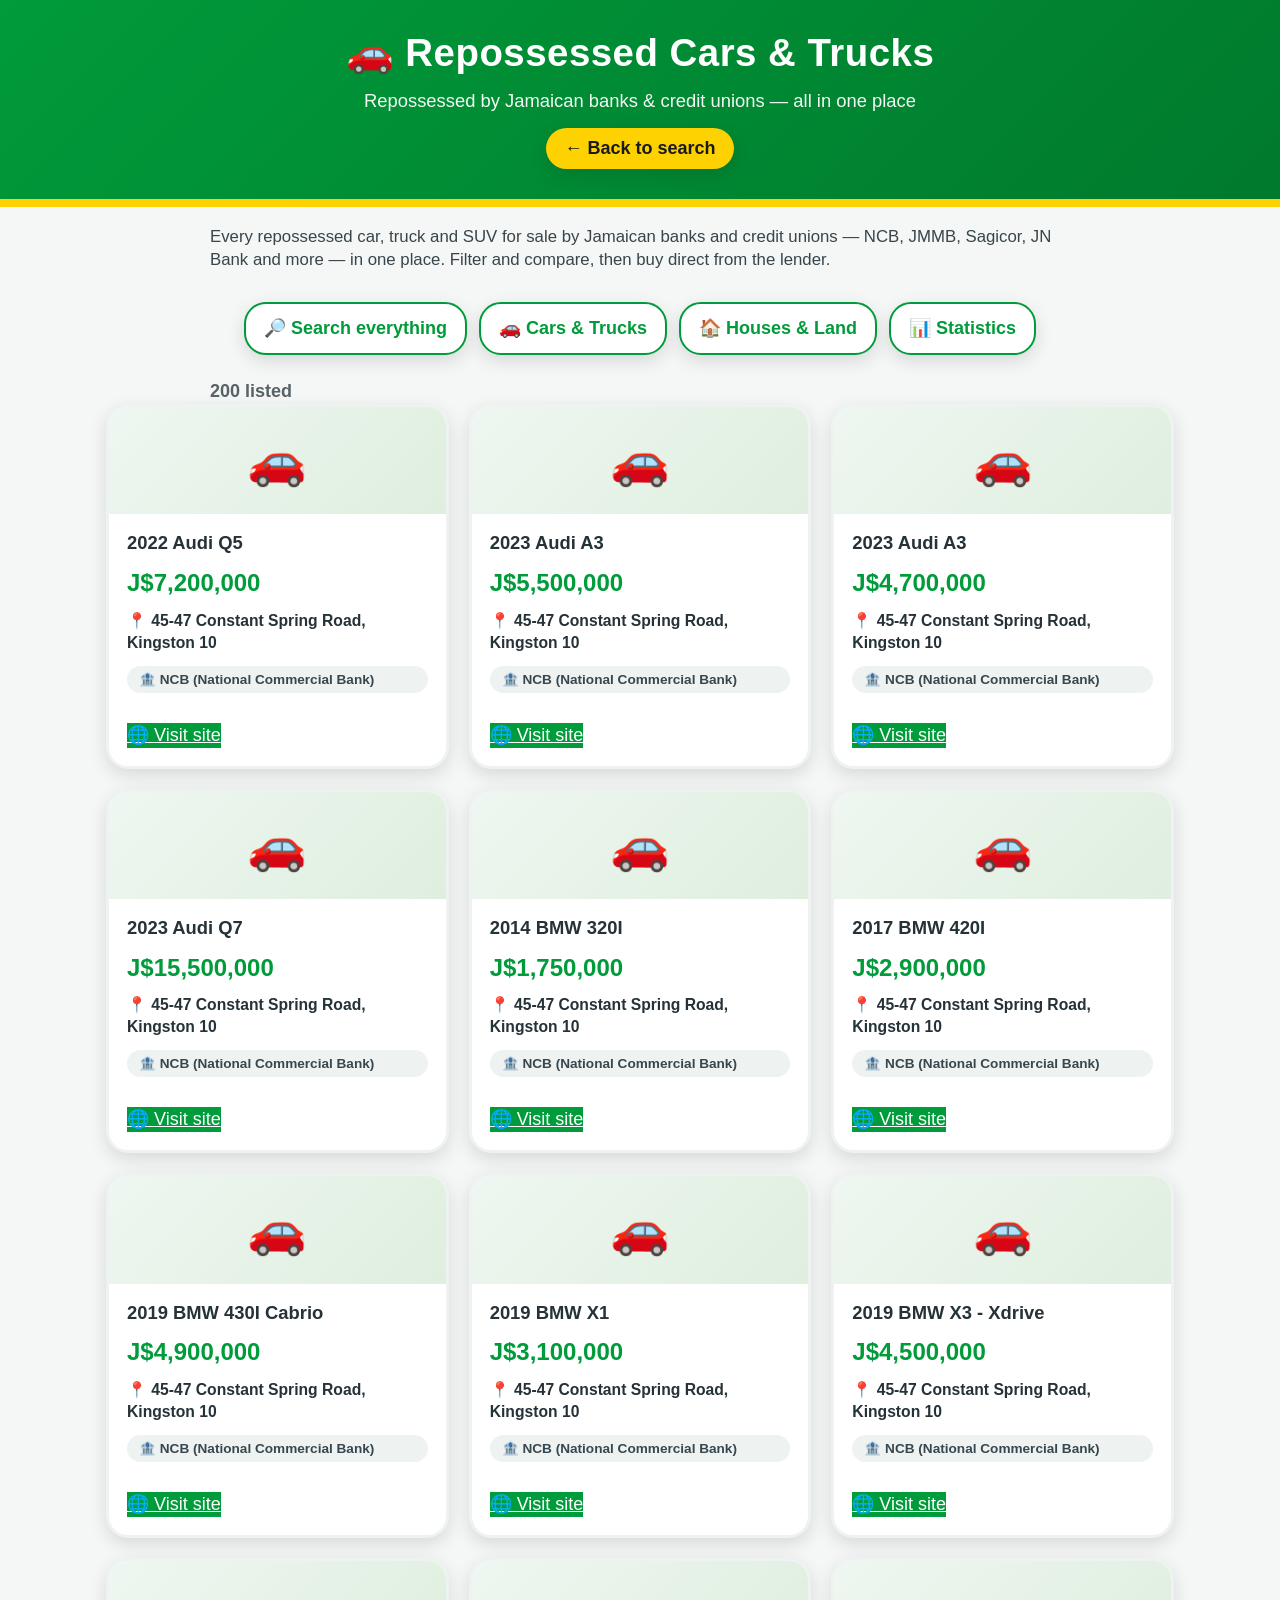
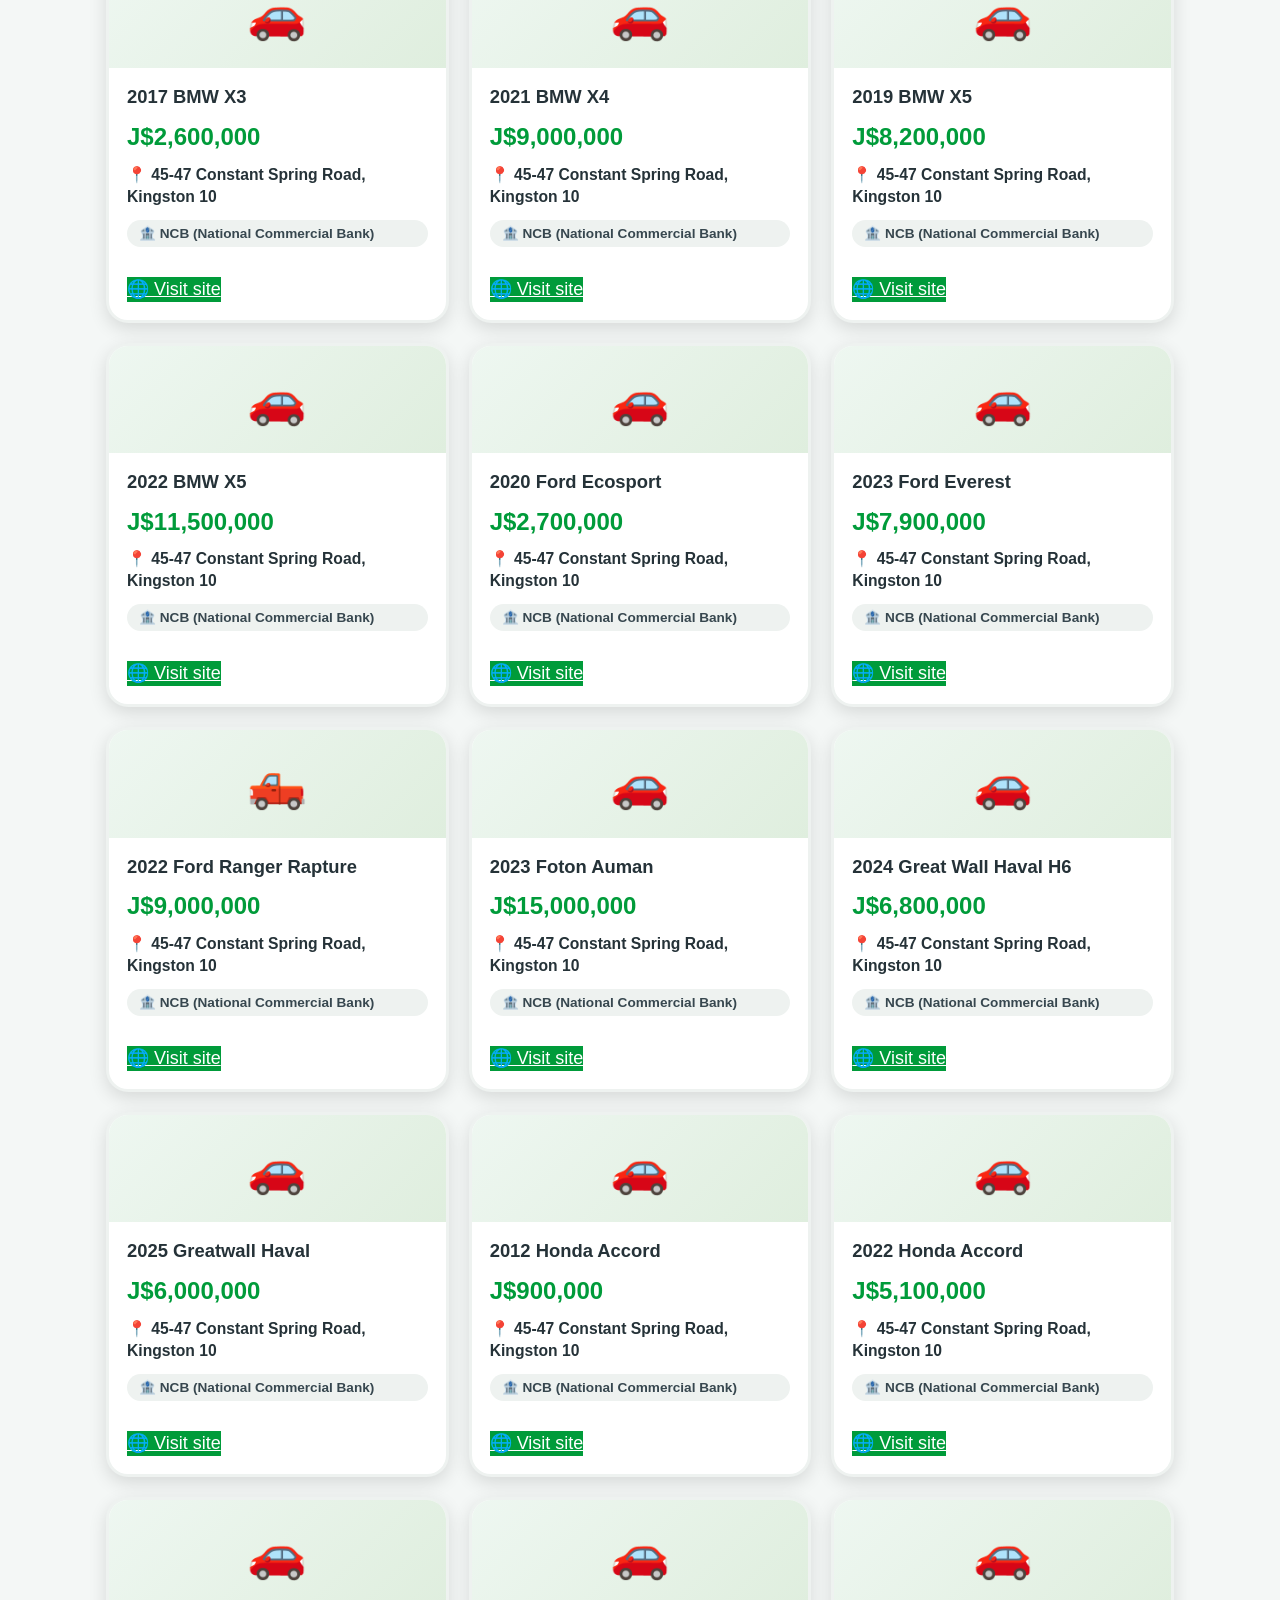
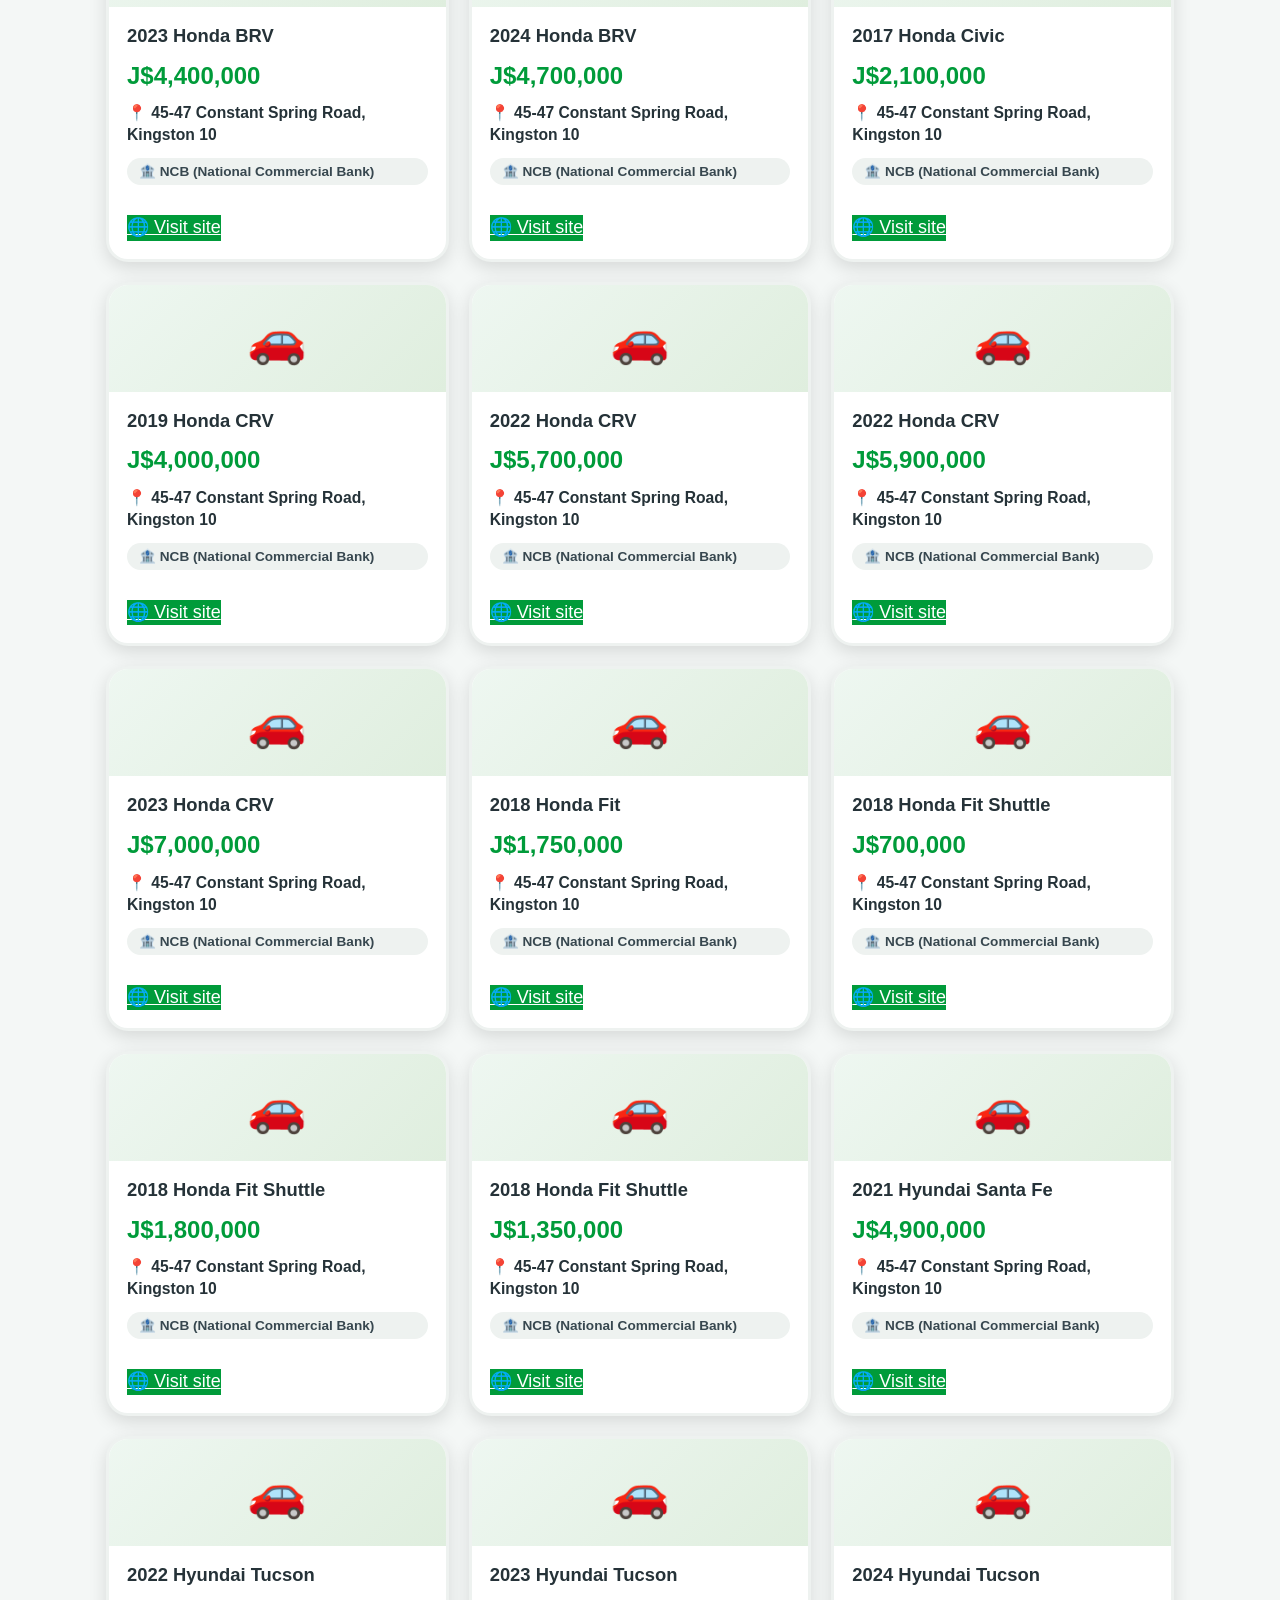
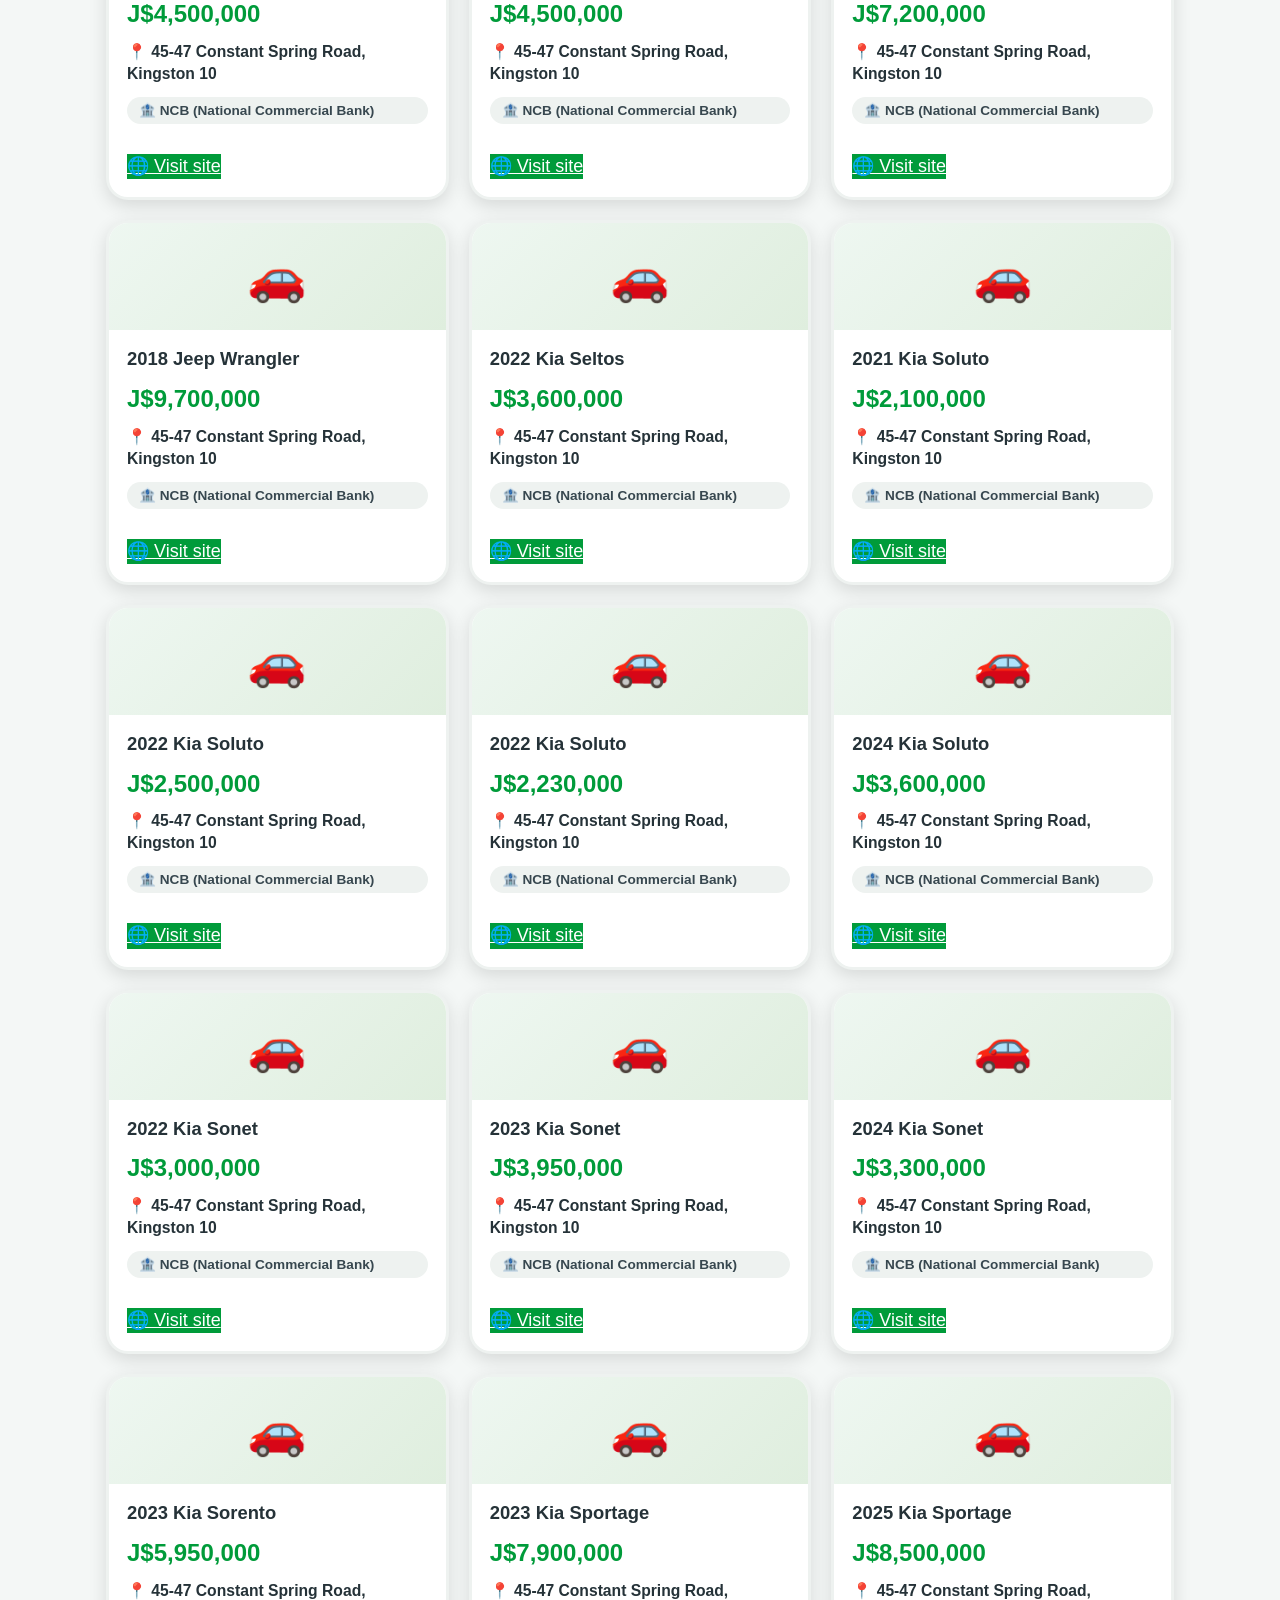
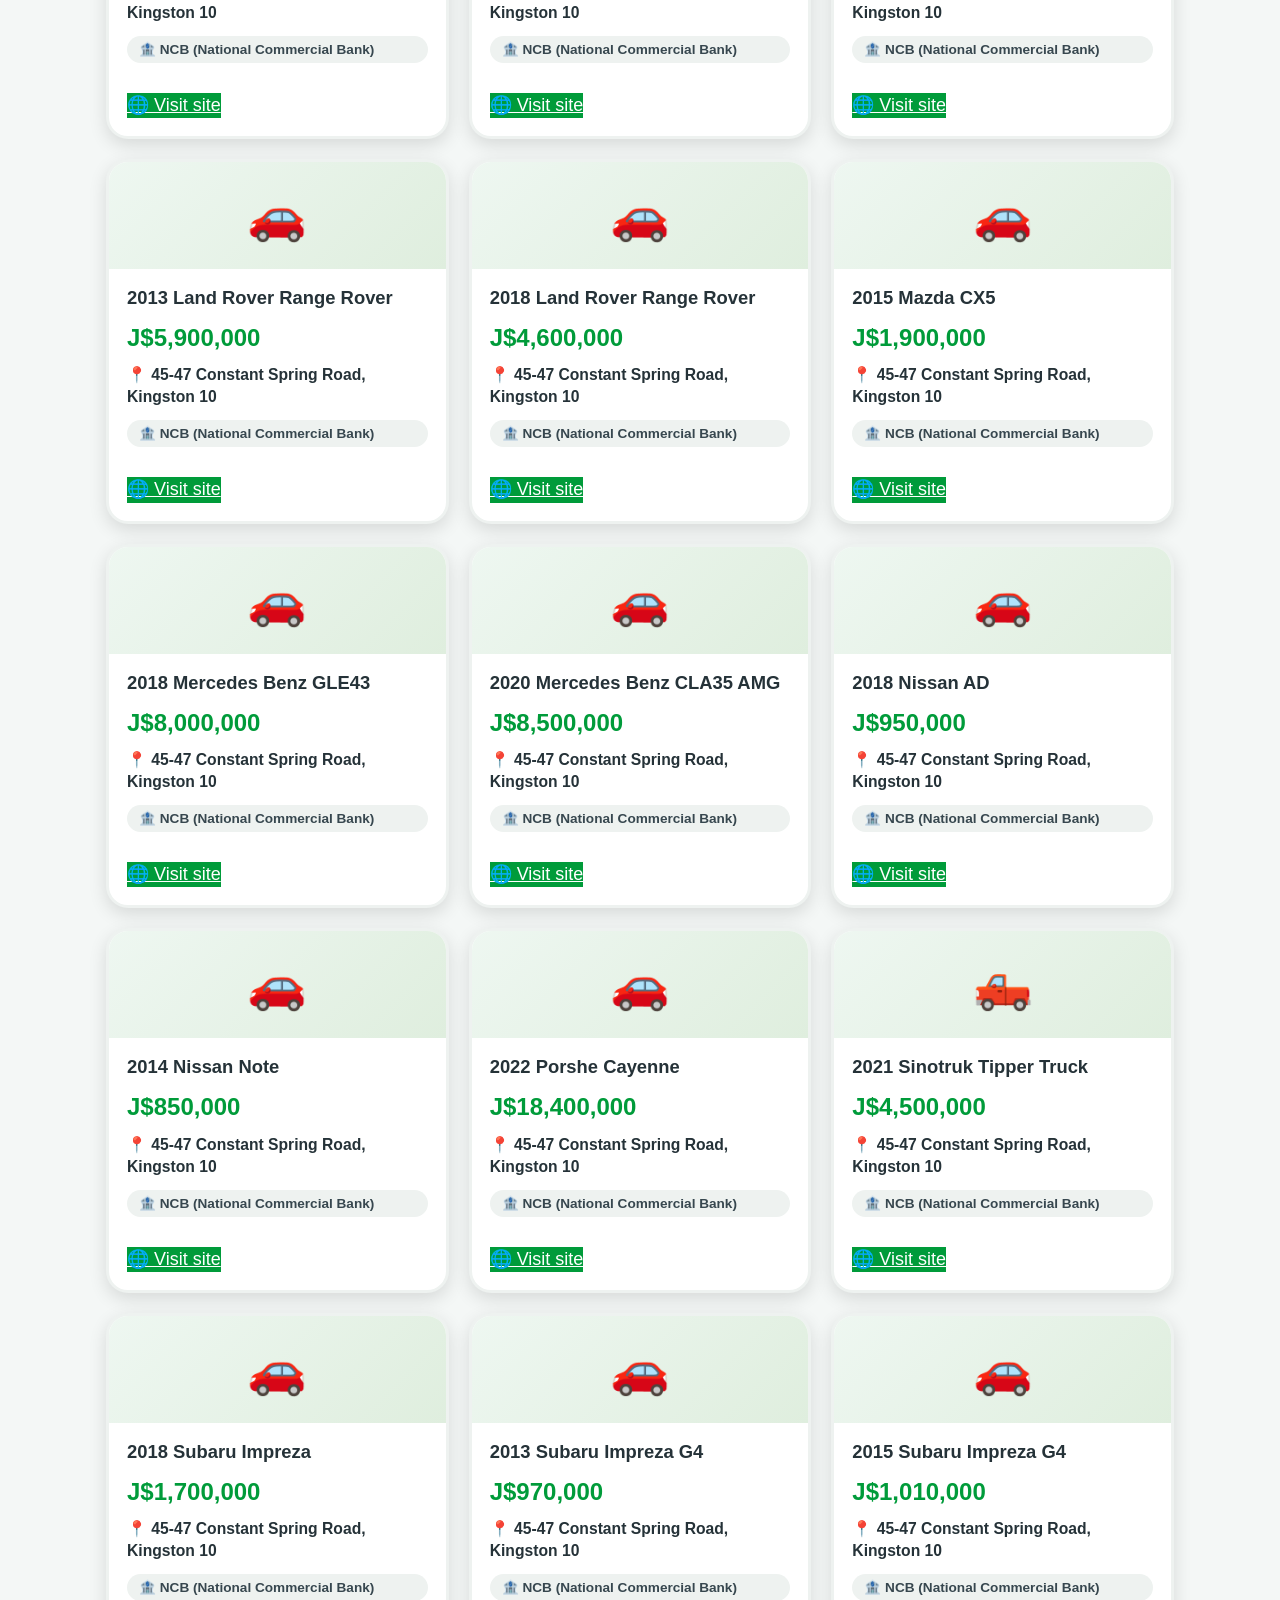
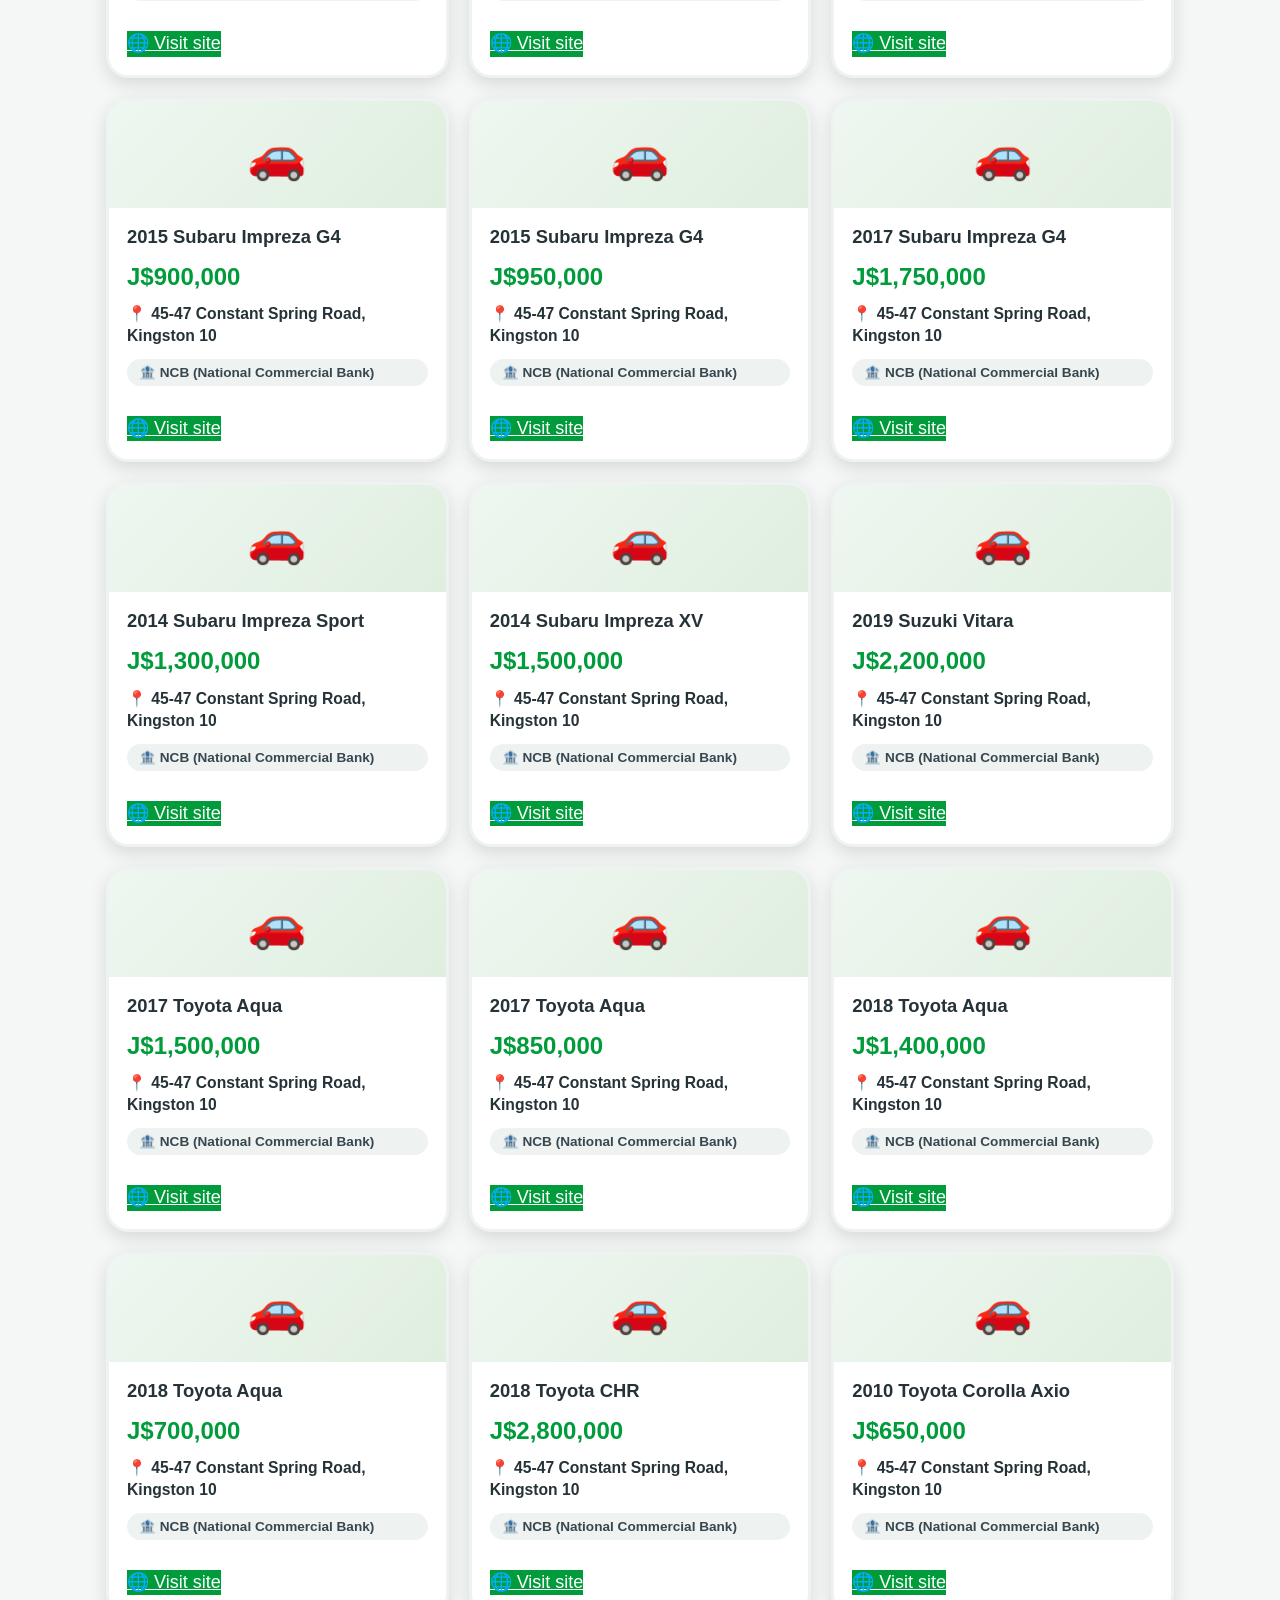
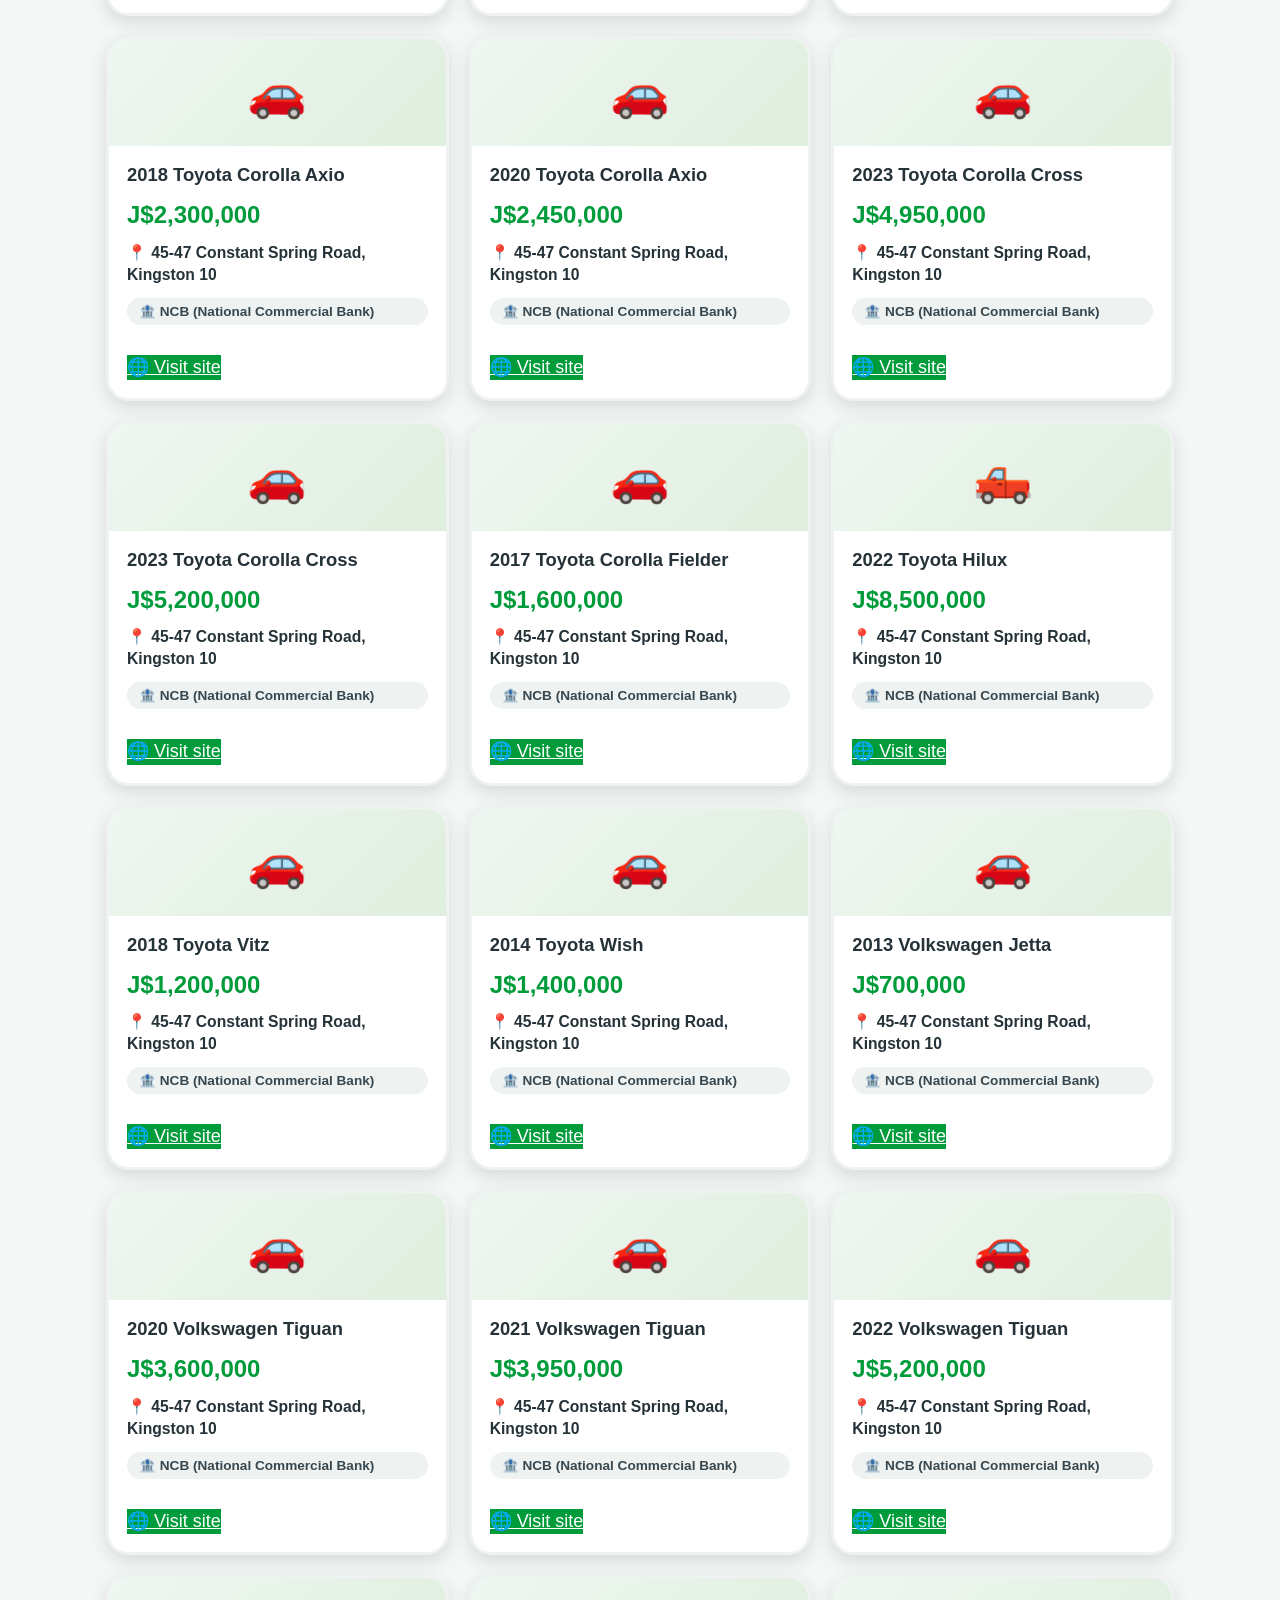
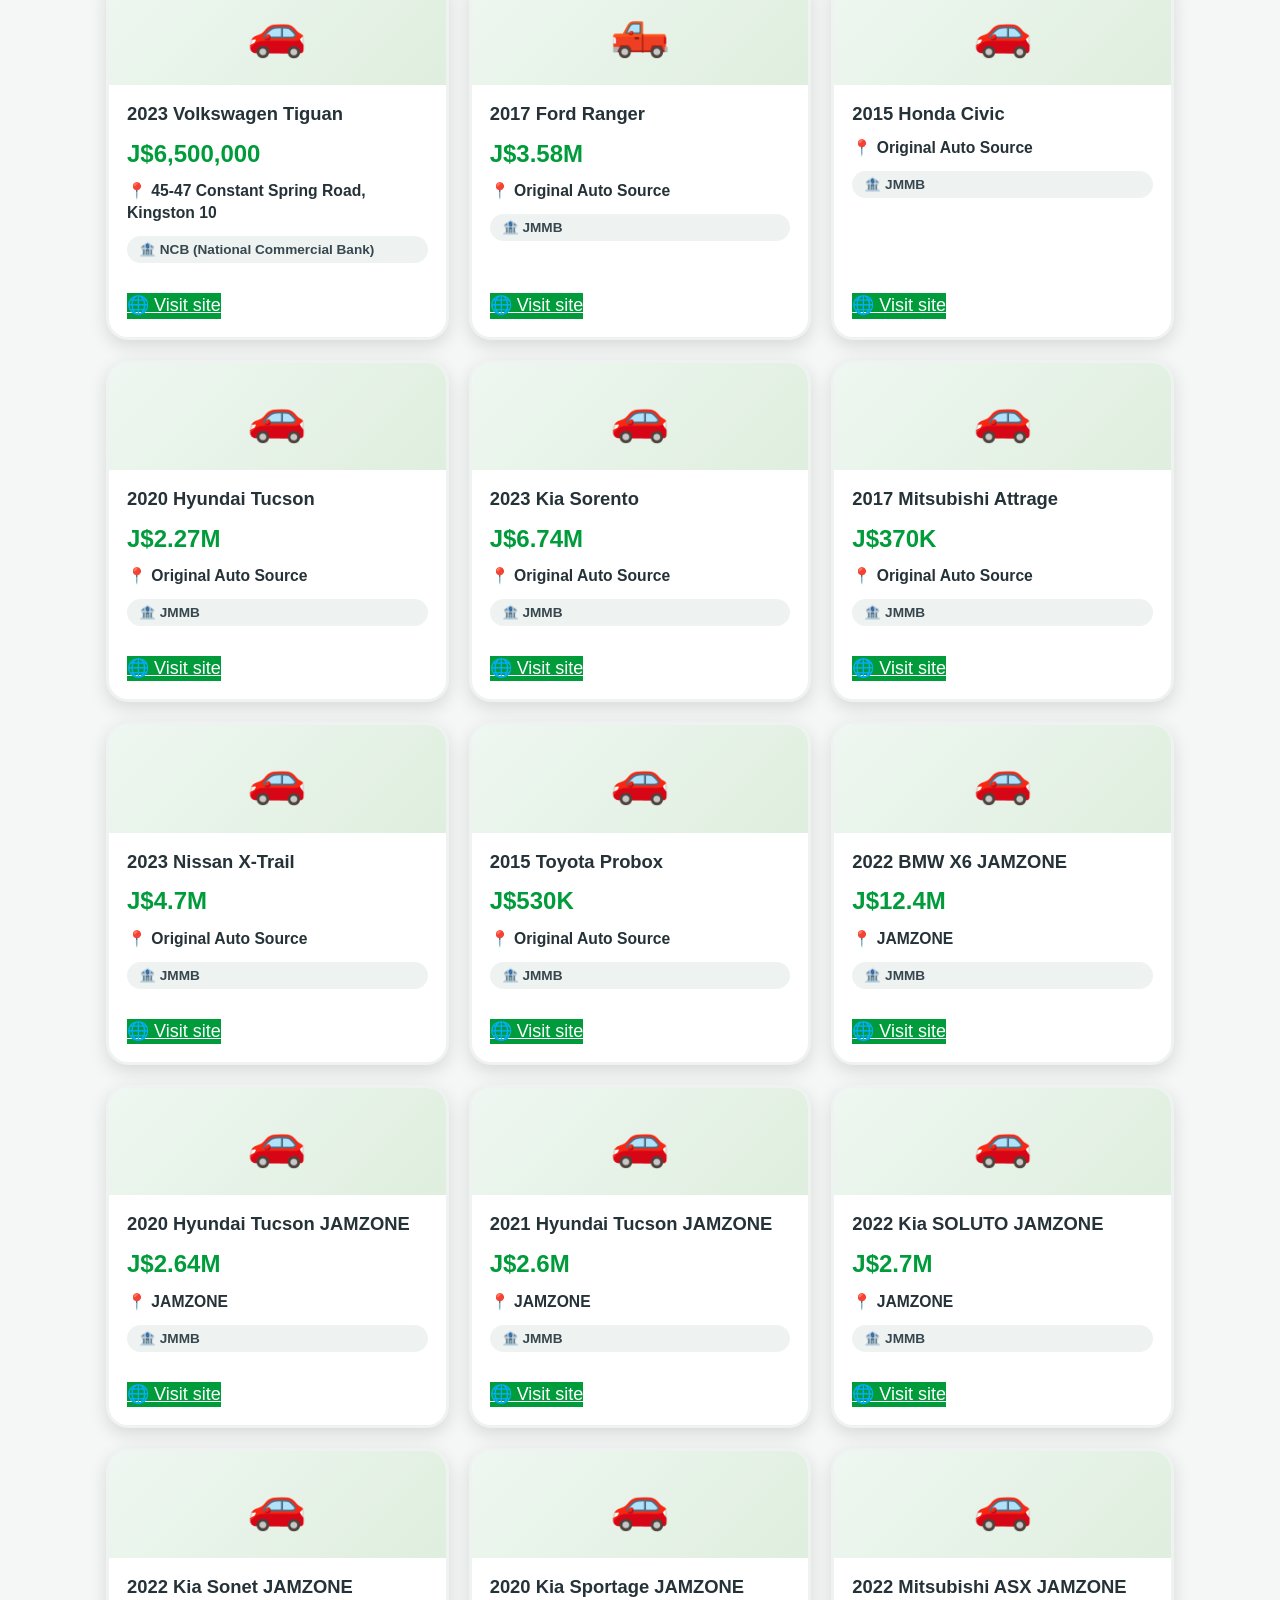
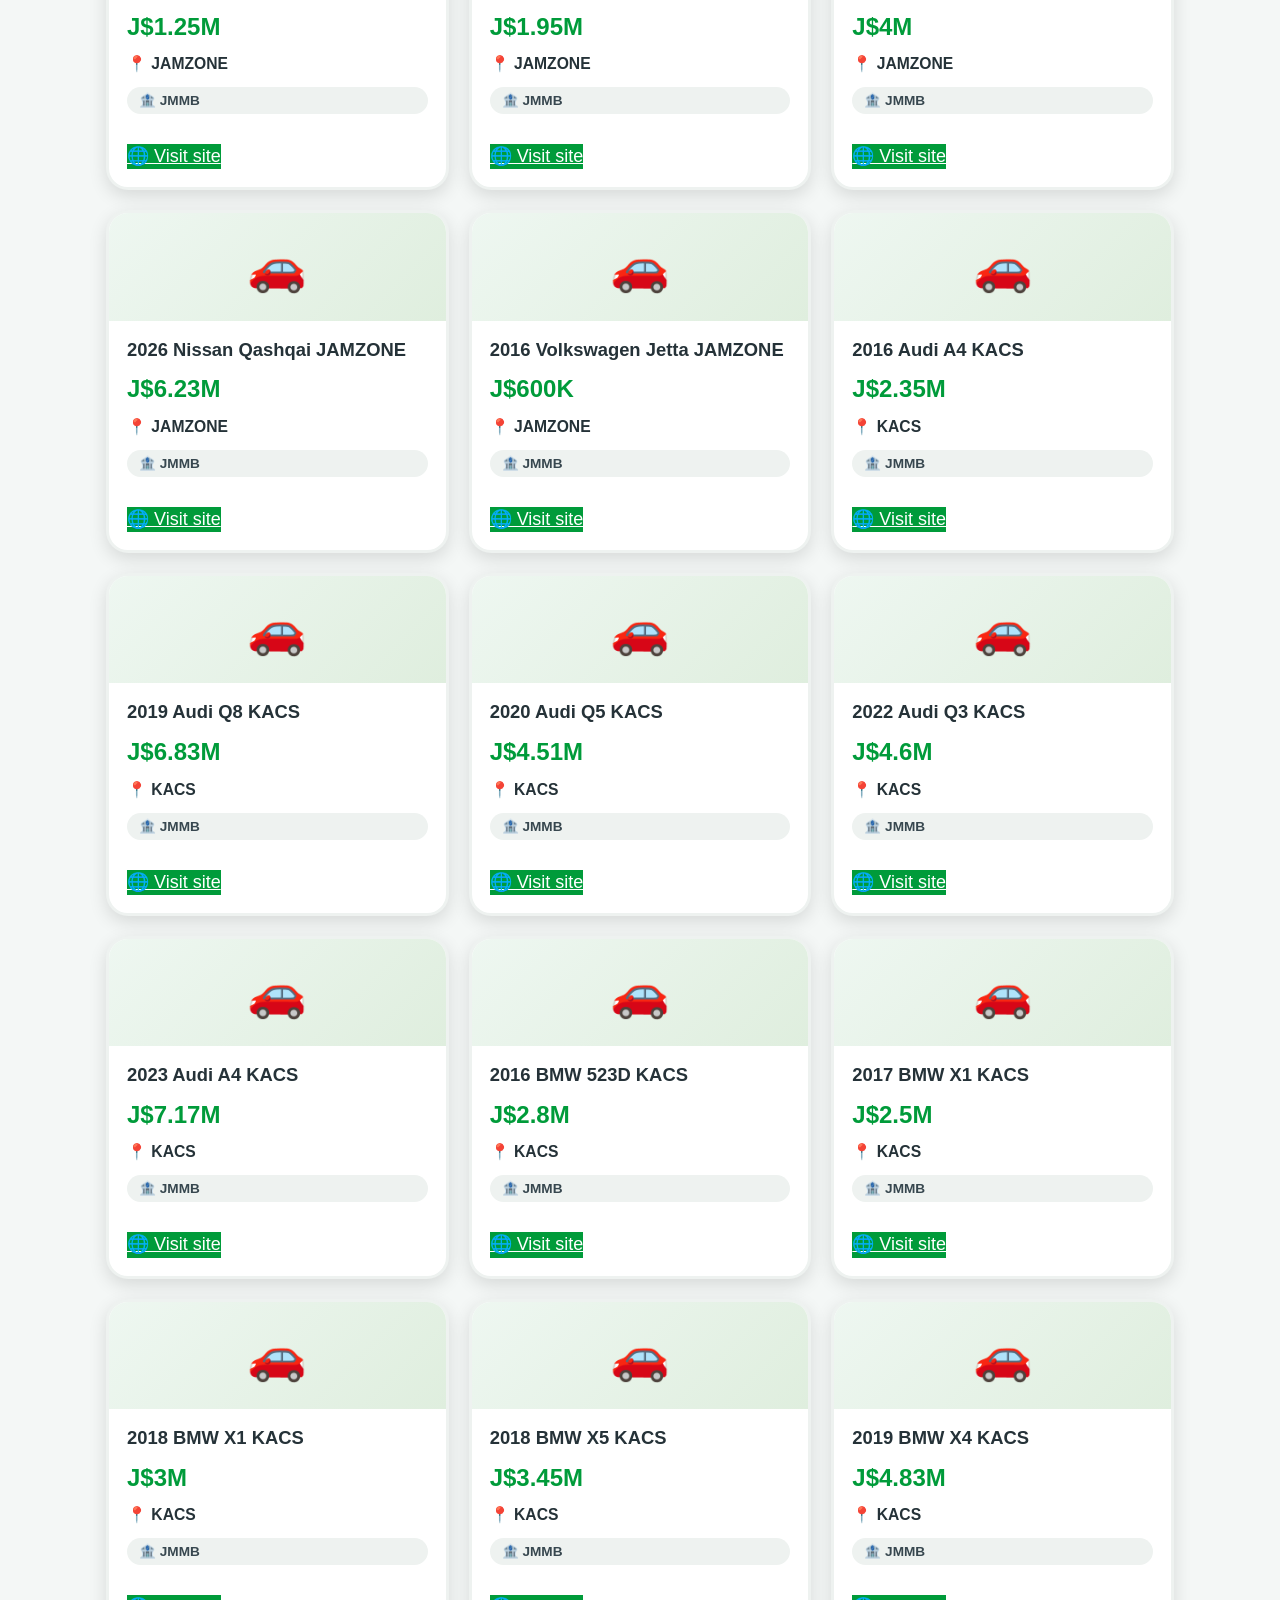
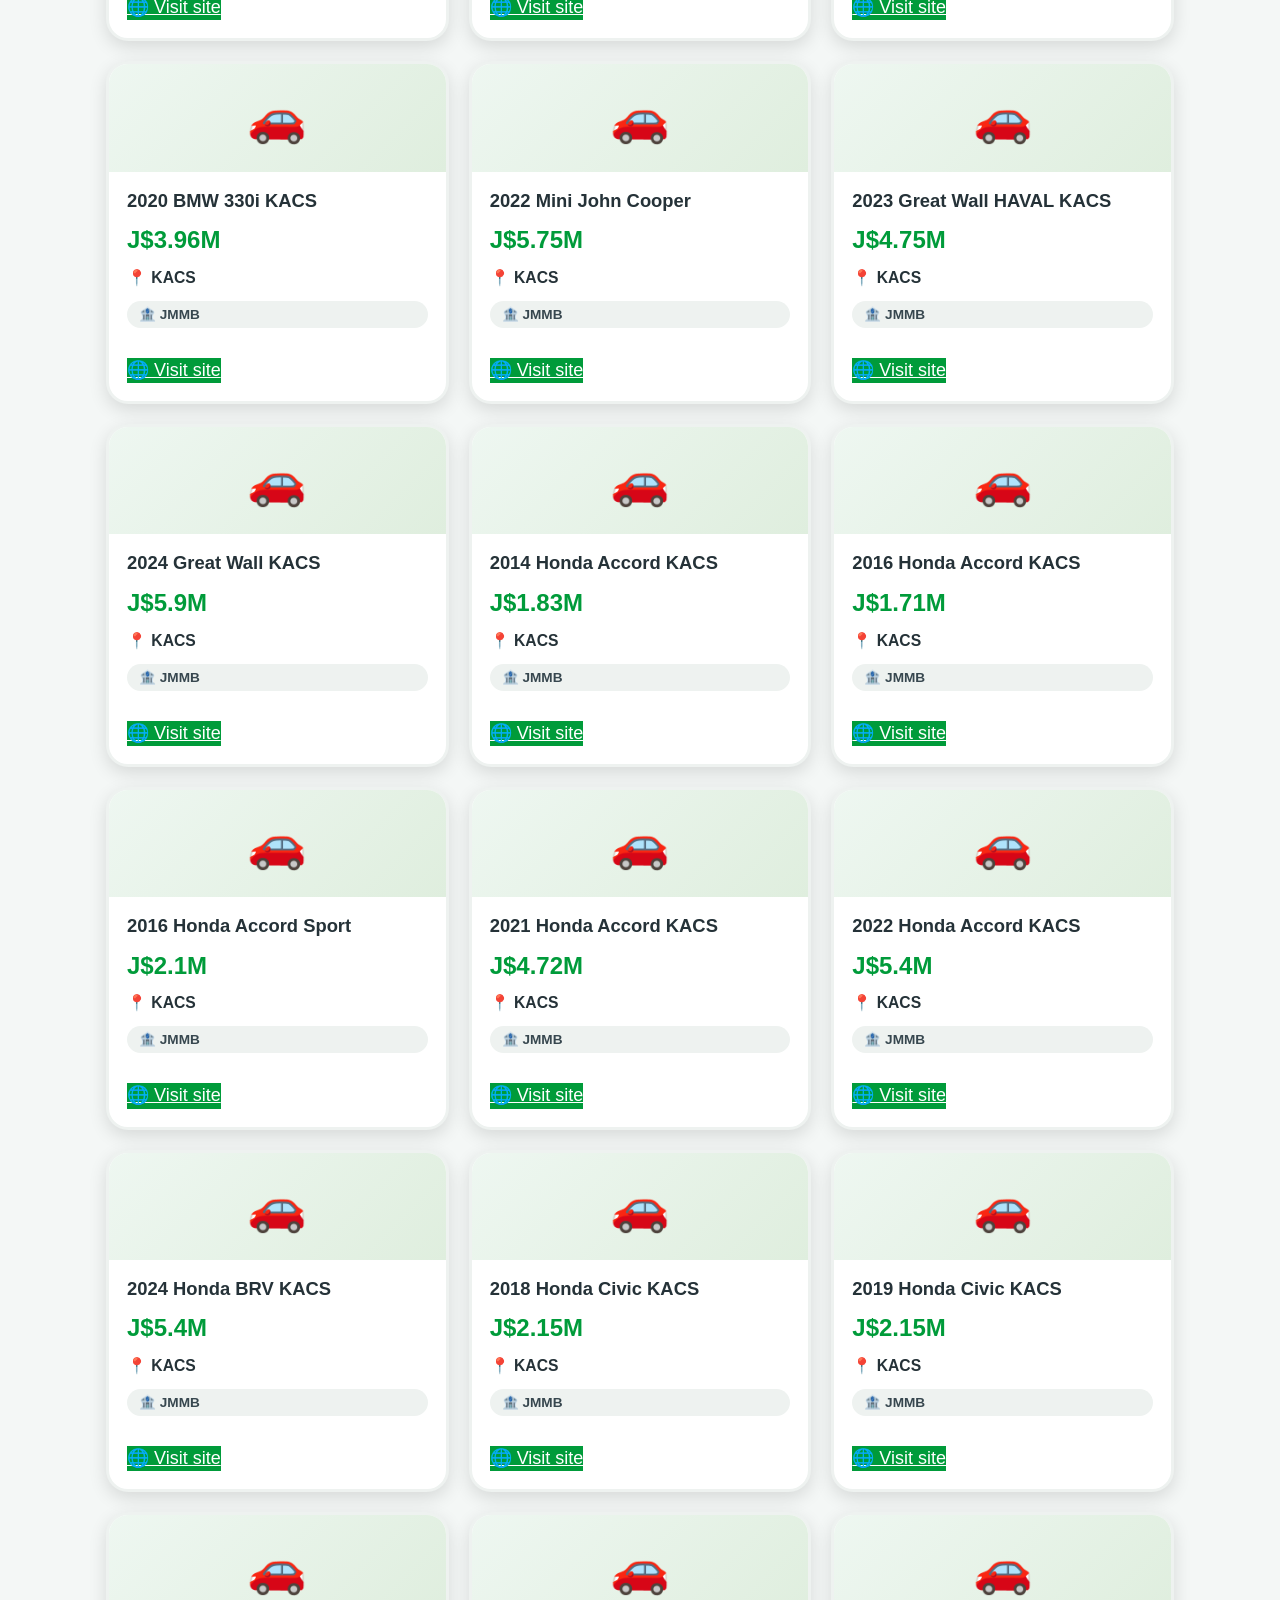
<file: site/cars.html>
<!DOCTYPE html>
<html lang="en">
<head>
  <meta charset="UTF-8" />
  <meta name="viewport" content="width=device-width, initial-scale=1.0" />
  <title>Repossessed Cars &amp; Trucks for Sale in Jamaica | Repossessed Jamaica</title>
  <meta name="description" content="Every repossessed car, truck and SUV for sale by Jamaican banks and credit unions — NCB, JMMB, Sagicor, JN Bank and more — in one place. Filter and compare, then buy direct from the lender." />
  <meta name="robots" content="index, follow" />
  <meta name="theme-color" content="#009b3a" />
  <link rel="canonical" href="https://repodealsja.com/cars.html" />

  <link rel="icon" href="/favicon.ico" sizes="any" />
  <link rel="icon" href="/favicon.svg" type="image/svg+xml" />
  <link rel="apple-touch-icon" href="/apple-touch-icon.png" />
  <link rel="manifest" href="/site.webmanifest" />

  <meta property="og:type" content="website" />
  <meta property="og:site_name" content="Repossessed Jamaica" />
  <meta property="og:title" content="Repossessed Cars &amp; Trucks for Sale in Jamaica" />
  <meta property="og:description" content="Every repossessed car, truck and SUV for sale by Jamaican banks and credit unions — NCB, JMMB, Sagicor, JN Bank and more — in one place. Filter and compare, then buy direct from the lender." />
  <meta property="og:url" content="https://repodealsja.com/cars.html" />
  <meta property="og:image" content="https://repodealsja.com/og-image.png" />
  <meta property="og:locale" content="en_JM" />
  <meta name="twitter:card" content="summary_large_image" />
  <meta name="twitter:title" content="Repossessed Cars &amp; Trucks for Sale in Jamaica" />
  <meta name="twitter:description" content="Every repossessed car, truck and SUV for sale by Jamaican banks and credit unions — NCB, JMMB, Sagicor, JN Bank and more — in one place. Filter and compare, then buy direct from the lender." />
  <meta name="twitter:image" content="https://repodealsja.com/og-image.png" />

  <link rel="stylesheet" href="style.css" />

  <script type="application/ld+json">
{
  "@context": "https://schema.org",
  "@type": "BreadcrumbList",
  "itemListElement": [
    {
      "@type": "ListItem",
      "position": 1,
      "name": "Home",
      "item": "https://repodealsja.com/"
    },
    {
      "@type": "ListItem",
      "position": 2,
      "name": "Cars & Trucks",
      "item": "https://repodealsja.com/cars.html"
    }
  ]
}
  </script>
  <script type="application/ld+json">
{
  "@context": "https://schema.org",
  "@type": "ItemList",
  "name": "🚗 Repossessed Cars & Trucks",
  "url": "https://repodealsja.com/cars.html",
  "numberOfItems": 200,
  "itemListElement": [
    {
      "@type": "ListItem",
      "position": 1,
      "name": "2022 Audi Q5",
      "url": "https://www.jncb.com/"
    },
    {
      "@type": "ListItem",
      "position": 2,
      "name": "2023 Audi A3",
      "url": "https://www.jncb.com/"
    },
    {
      "@type": "ListItem",
      "position": 3,
      "name": "2023 Audi A3",
      "url": "https://www.jncb.com/"
    },
    {
      "@type": "ListItem",
      "position": 4,
      "name": "2023 Audi Q7",
      "url": "https://www.jncb.com/"
    },
    {
      "@type": "ListItem",
      "position": 5,
      "name": "2014 BMW 320I",
      "url": "https://www.jncb.com/"
    },
    {
      "@type": "ListItem",
      "position": 6,
      "name": "2017 BMW 420I",
      "url": "https://www.jncb.com/"
    },
    {
      "@type": "ListItem",
      "position": 7,
      "name": "2019 BMW 430I Cabrio",
      "url": "https://www.jncb.com/"
    },
    {
      "@type": "ListItem",
      "position": 8,
      "name": "2019 BMW X1",
      "url": "https://www.jncb.com/"
    },
    {
      "@type": "ListItem",
      "position": 9,
      "name": "2019 BMW X3 - Xdrive",
      "url": "https://www.jncb.com/"
    },
    {
      "@type": "ListItem",
      "position": 10,
      "name": "2017 BMW X3",
      "url": "https://www.jncb.com/"
    },
    {
      "@type": "ListItem",
      "position": 11,
      "name": "2021 BMW X4",
      "url": "https://www.jncb.com/"
    },
    {
      "@type": "ListItem",
      "position": 12,
      "name": "2019 BMW X5",
      "url": "https://www.jncb.com/"
    },
    {
      "@type": "ListItem",
      "position": 13,
      "name": "2022 BMW X5",
      "url": "https://www.jncb.com/"
    },
    {
      "@type": "ListItem",
      "position": 14,
      "name": "2020 Ford Ecosport",
      "url": "https://www.jncb.com/"
    },
    {
      "@type": "ListItem",
      "position": 15,
      "name": "2023 Ford Everest",
      "url": "https://www.jncb.com/"
    },
    {
      "@type": "ListItem",
      "position": 16,
      "name": "2022 Ford Ranger Rapture",
      "url": "https://www.jncb.com/"
    },
    {
      "@type": "ListItem",
      "position": 17,
      "name": "2023 Foton Auman",
      "url": "https://www.jncb.com/"
    },
    {
      "@type": "ListItem",
      "position": 18,
      "name": "2024 Great Wall Haval H6",
      "url": "https://www.jncb.com/"
    },
    {
      "@type": "ListItem",
      "position": 19,
      "name": "2025 Greatwall Haval",
      "url": "https://www.jncb.com/"
    },
    {
      "@type": "ListItem",
      "position": 20,
      "name": "2012 Honda Accord",
      "url": "https://www.jncb.com/"
    },
    {
      "@type": "ListItem",
      "position": 21,
      "name": "2022 Honda Accord",
      "url": "https://www.jncb.com/"
    },
    {
      "@type": "ListItem",
      "position": 22,
      "name": "2023 Honda BRV",
      "url": "https://www.jncb.com/"
    },
    {
      "@type": "ListItem",
      "position": 23,
      "name": "2024 Honda BRV",
      "url": "https://www.jncb.com/"
    },
    {
      "@type": "ListItem",
      "position": 24,
      "name": "2017 Honda Civic",
      "url": "https://www.jncb.com/"
    },
    {
      "@type": "ListItem",
      "position": 25,
      "name": "2019 Honda CRV",
      "url": "https://www.jncb.com/"
    },
    {
      "@type": "ListItem",
      "position": 26,
      "name": "2022 Honda CRV",
      "url": "https://www.jncb.com/"
    },
    {
      "@type": "ListItem",
      "position": 27,
      "name": "2022 Honda CRV",
      "url": "https://www.jncb.com/"
    },
    {
      "@type": "ListItem",
      "position": 28,
      "name": "2023 Honda CRV",
      "url": "https://www.jncb.com/"
    },
    {
      "@type": "ListItem",
      "position": 29,
      "name": "2018 Honda Fit",
      "url": "https://www.jncb.com/"
    },
    {
      "@type": "ListItem",
      "position": 30,
      "name": "2018 Honda Fit Shuttle",
      "url": "https://www.jncb.com/"
    },
    {
      "@type": "ListItem",
      "position": 31,
      "name": "2018 Honda Fit Shuttle",
      "url": "https://www.jncb.com/"
    },
    {
      "@type": "ListItem",
      "position": 32,
      "name": "2018 Honda Fit Shuttle",
      "url": "https://www.jncb.com/"
    },
    {
      "@type": "ListItem",
      "position": 33,
      "name": "2021 Hyundai Santa Fe",
      "url": "https://www.jncb.com/"
    },
    {
      "@type": "ListItem",
      "position": 34,
      "name": "2022 Hyundai Tucson",
      "url": "https://www.jncb.com/"
    },
    {
      "@type": "ListItem",
      "position": 35,
      "name": "2023 Hyundai Tucson",
      "url": "https://www.jncb.com/"
    },
    {
      "@type": "ListItem",
      "position": 36,
      "name": "2024 Hyundai Tucson",
      "url": "https://www.jncb.com/"
    },
    {
      "@type": "ListItem",
      "position": 37,
      "name": "2018 Jeep Wrangler",
      "url": "https://www.jncb.com/"
    },
    {
      "@type": "ListItem",
      "position": 38,
      "name": "2022 Kia Seltos",
      "url": "https://www.jncb.com/"
    },
    {
      "@type": "ListItem",
      "position": 39,
      "name": "2021 Kia Soluto",
      "url": "https://www.jncb.com/"
    },
    {
      "@type": "ListItem",
      "position": 40,
      "name": "2022 Kia Soluto",
      "url": "https://www.jncb.com/"
    },
    {
      "@type": "ListItem",
      "position": 41,
      "name": "2022 Kia Soluto",
      "url": "https://www.jncb.com/"
    },
    {
      "@type": "ListItem",
      "position": 42,
      "name": "2024 Kia Soluto",
      "url": "https://www.jncb.com/"
    },
    {
      "@type": "ListItem",
      "position": 43,
      "name": "2022 Kia Sonet",
      "url": "https://www.jncb.com/"
    },
    {
      "@type": "ListItem",
      "position": 44,
      "name": "2023 Kia Sonet",
      "url": "https://www.jncb.com/"
    },
    {
      "@type": "ListItem",
      "position": 45,
      "name": "2024 Kia Sonet",
      "url": "https://www.jncb.com/"
    },
    {
      "@type": "ListItem",
      "position": 46,
      "name": "2023 Kia Sorento",
      "url": "https://www.jncb.com/"
    },
    {
      "@type": "ListItem",
      "position": 47,
      "name": "2023 Kia Sportage",
      "url": "https://www.jncb.com/"
    },
    {
      "@type": "ListItem",
      "position": 48,
      "name": "2025 Kia Sportage",
      "url": "https://www.jncb.com/"
    },
    {
      "@type": "ListItem",
      "position": 49,
      "name": "2013 Land Rover Range Rover",
      "url": "https://www.jncb.com/"
    },
    {
      "@type": "ListItem",
      "position": 50,
      "name": "2018 Land Rover Range Rover",
      "url": "https://www.jncb.com/"
    },
    {
      "@type": "ListItem",
      "position": 51,
      "name": "2015 Mazda CX5",
      "url": "https://www.jncb.com/"
    },
    {
      "@type": "ListItem",
      "position": 52,
      "name": "2018 Mercedes Benz GLE43",
      "url": "https://www.jncb.com/"
    },
    {
      "@type": "ListItem",
      "position": 53,
      "name": "2020 Mercedes Benz CLA35 AMG",
      "url": "https://www.jncb.com/"
    },
    {
      "@type": "ListItem",
      "position": 54,
      "name": "2018 Nissan AD",
      "url": "https://www.jncb.com/"
    },
    {
      "@type": "ListItem",
      "position": 55,
      "name": "2014 Nissan Note",
      "url": "https://www.jncb.com/"
    },
    {
      "@type": "ListItem",
      "position": 56,
      "name": "2022 Porshe Cayenne",
      "url": "https://www.jncb.com/"
    },
    {
      "@type": "ListItem",
      "position": 57,
      "name": "2021 Sinotruk Tipper Truck",
      "url": "https://www.jncb.com/"
    },
    {
      "@type": "ListItem",
      "position": 58,
      "name": "2018 Subaru Impreza",
      "url": "https://www.jncb.com/"
    },
    {
      "@type": "ListItem",
      "position": 59,
      "name": "2013 Subaru Impreza G4",
      "url": "https://www.jncb.com/"
    },
    {
      "@type": "ListItem",
      "position": 60,
      "name": "2015 Subaru Impreza G4",
      "url": "https://www.jncb.com/"
    },
    {
      "@type": "ListItem",
      "position": 61,
      "name": "2015 Subaru Impreza G4",
      "url": "https://www.jncb.com/"
    },
    {
      "@type": "ListItem",
      "position": 62,
      "name": "2015 Subaru Impreza G4",
      "url": "https://www.jncb.com/"
    },
    {
      "@type": "ListItem",
      "position": 63,
      "name": "2017 Subaru Impreza G4",
      "url": "https://www.jncb.com/"
    },
    {
      "@type": "ListItem",
      "position": 64,
      "name": "2014 Subaru Impreza Sport",
      "url": "https://www.jncb.com/"
    },
    {
      "@type": "ListItem",
      "position": 65,
      "name": "2014 Subaru Impreza XV",
      "url": "https://www.jncb.com/"
    },
    {
      "@type": "ListItem",
      "position": 66,
      "name": "2019 Suzuki Vitara",
      "url": "https://www.jncb.com/"
    },
    {
      "@type": "ListItem",
      "position": 67,
      "name": "2017 Toyota Aqua",
      "url": "https://www.jncb.com/"
    },
    {
      "@type": "ListItem",
      "position": 68,
      "name": "2017 Toyota Aqua",
      "url": "https://www.jncb.com/"
    },
    {
      "@type": "ListItem",
      "position": 69,
      "name": "2018 Toyota Aqua",
      "url": "https://www.jncb.com/"
    },
    {
      "@type": "ListItem",
      "position": 70,
      "name": "2018 Toyota Aqua",
      "url": "https://www.jncb.com/"
    },
    {
      "@type": "ListItem",
      "position": 71,
      "name": "2018 Toyota CHR",
      "url": "https://www.jncb.com/"
    },
    {
      "@type": "ListItem",
      "position": 72,
      "name": "2010 Toyota Corolla Axio",
      "url": "https://www.jncb.com/"
    },
    {
      "@type": "ListItem",
      "position": 73,
      "name": "2018 Toyota Corolla Axio",
      "url": "https://www.jncb.com/"
    },
    {
      "@type": "ListItem",
      "position": 74,
      "name": "2020 Toyota Corolla Axio",
      "url": "https://www.jncb.com/"
    },
    {
      "@type": "ListItem",
      "position": 75,
      "name": "2023 Toyota Corolla Cross",
      "url": "https://www.jncb.com/"
    },
    {
      "@type": "ListItem",
      "position": 76,
      "name": "2023 Toyota Corolla Cross",
      "url": "https://www.jncb.com/"
    },
    {
      "@type": "ListItem",
      "position": 77,
      "name": "2017 Toyota Corolla Fielder",
      "url": "https://www.jncb.com/"
    },
    {
      "@type": "ListItem",
      "position": 78,
      "name": "2022 Toyota Hilux",
      "url": "https://www.jncb.com/"
    },
    {
      "@type": "ListItem",
      "position": 79,
      "name": "2018 Toyota Vitz",
      "url": "https://www.jncb.com/"
    },
    {
      "@type": "ListItem",
      "position": 80,
      "name": "2014 Toyota Wish",
      "url": "https://www.jncb.com/"
    },
    {
      "@type": "ListItem",
      "position": 81,
      "name": "2013 Volkswagen Jetta",
      "url": "https://www.jncb.com/"
    },
    {
      "@type": "ListItem",
      "position": 82,
      "name": "2020 Volkswagen Tiguan",
      "url": "https://www.jncb.com/"
    },
    {
      "@type": "ListItem",
      "position": 83,
      "name": "2021 Volkswagen Tiguan",
      "url": "https://www.jncb.com/"
    },
    {
      "@type": "ListItem",
      "position": 84,
      "name": "2022 Volkswagen Tiguan",
      "url": "https://www.jncb.com/"
    },
    {
      "@type": "ListItem",
      "position": 85,
      "name": "2023 Volkswagen Tiguan",
      "url": "https://www.jncb.com/"
    },
    {
      "@type": "ListItem",
      "position": 86,
      "name": "2017 Ford Ranger",
      "url": "https://www.jmmb.com/"
    },
    {
      "@type": "ListItem",
      "position": 87,
      "name": "2015 Honda Civic",
      "url": "https://www.jmmb.com/"
    },
    {
      "@type": "ListItem",
      "position": 88,
      "name": "2020 Hyundai Tucson",
      "url": "https://www.jmmb.com/"
    },
    {
      "@type": "ListItem",
      "position": 89,
      "name": "2023 Kia Sorento",
      "url": "https://www.jmmb.com/"
    },
    {
      "@type": "ListItem",
      "position": 90,
      "name": "2017 Mitsubishi Attrage",
      "url": "https://www.jmmb.com/"
    },
    {
      "@type": "ListItem",
      "position": 91,
      "name": "2023 Nissan X-Trail",
      "url": "https://www.jmmb.com/"
    },
    {
      "@type": "ListItem",
      "position": 92,
      "name": "2015 Toyota Probox",
      "url": "https://www.jmmb.com/"
    },
    {
      "@type": "ListItem",
      "position": 93,
      "name": "2022 BMW X6 JAMZONE",
      "url": "https://www.jmmb.com/"
    },
    {
      "@type": "ListItem",
      "position": 94,
      "name": "2020 Hyundai Tucson JAMZONE",
      "url": "https://www.jmmb.com/"
    },
    {
      "@type": "ListItem",
      "position": 95,
      "name": "2021 Hyundai Tucson JAMZONE",
      "url": "https://www.jmmb.com/"
    },
    {
      "@type": "ListItem",
      "position": 96,
      "name": "2022 Kia SOLUTO JAMZONE",
      "url": "https://www.jmmb.com/"
    },
    {
      "@type": "ListItem",
      "position": 97,
      "name": "2022 Kia Sonet JAMZONE",
      "url": "https://www.jmmb.com/"
    },
    {
      "@type": "ListItem",
      "position": 98,
      "name": "2020 Kia Sportage JAMZONE",
      "url": "https://www.jmmb.com/"
    },
    {
      "@type": "ListItem",
      "position": 99,
      "name": "2022 Mitsubishi ASX JAMZONE",
      "url": "https://www.jmmb.com/"
    },
    {
      "@type": "ListItem",
      "position": 100,
      "name": "2026 Nissan Qashqai JAMZONE",
      "url": "https://www.jmmb.com/"
    },
    {
      "@type": "ListItem",
      "position": 101,
      "name": "2016 Volkswagen Jetta JAMZONE",
      "url": "https://www.jmmb.com/"
    },
    {
      "@type": "ListItem",
      "position": 102,
      "name": "2016 Audi A4 KACS",
      "url": "https://www.jmmb.com/"
    },
    {
      "@type": "ListItem",
      "position": 103,
      "name": "2019 Audi Q8 KACS",
      "url": "https://www.jmmb.com/"
    },
    {
      "@type": "ListItem",
      "position": 104,
      "name": "2020 Audi Q5 KACS",
      "url": "https://www.jmmb.com/"
    },
    {
      "@type": "ListItem",
      "position": 105,
      "name": "2022 Audi Q3 KACS",
      "url": "https://www.jmmb.com/"
    },
    {
      "@type": "ListItem",
      "position": 106,
      "name": "2023 Audi A4 KACS",
      "url": "https://www.jmmb.com/"
    },
    {
      "@type": "ListItem",
      "position": 107,
      "name": "2016 BMW 523D KACS",
      "url": "https://www.jmmb.com/"
    },
    {
      "@type": "ListItem",
      "position": 108,
      "name": "2017 BMW X1 KACS",
      "url": "https://www.jmmb.com/"
    },
    {
      "@type": "ListItem",
      "position": 109,
      "name": "2018 BMW X1 KACS",
      "url": "https://www.jmmb.com/"
    },
    {
      "@type": "ListItem",
      "position": 110,
      "name": "2018 BMW X5 KACS",
      "url": "https://www.jmmb.com/"
    },
    {
      "@type": "ListItem",
      "position": 111,
      "name": "2019 BMW X4 KACS",
      "url": "https://www.jmmb.com/"
    },
    {
      "@type": "ListItem",
      "position": 112,
      "name": "2020 BMW 330i KACS",
      "url": "https://www.jmmb.com/"
    },
    {
      "@type": "ListItem",
      "position": 113,
      "name": "2022 Mini John Cooper",
      "url": "https://www.jmmb.com/"
    },
    {
      "@type": "ListItem",
      "position": 114,
      "name": "2023 Great Wall HAVAL KACS",
      "url": "https://www.jmmb.com/"
    },
    {
      "@type": "ListItem",
      "position": 115,
      "name": "2024 Great Wall KACS",
      "url": "https://www.jmmb.com/"
    },
    {
      "@type": "ListItem",
      "position": 116,
      "name": "2014 Honda Accord KACS",
      "url": "https://www.jmmb.com/"
    },
    {
      "@type": "ListItem",
      "position": 117,
      "name": "2016 Honda Accord KACS",
      "url": "https://www.jmmb.com/"
    },
    {
      "@type": "ListItem",
      "position": 118,
      "name": "2016 Honda Accord Sport",
      "url": "https://www.jmmb.com/"
    },
    {
      "@type": "ListItem",
      "position": 119,
      "name": "2021 Honda Accord KACS",
      "url": "https://www.jmmb.com/"
    },
    {
      "@type": "ListItem",
      "position": 120,
      "name": "2022 Honda Accord KACS",
      "url": "https://www.jmmb.com/"
    },
    {
      "@type": "ListItem",
      "position": 121,
      "name": "2024 Honda BRV KACS",
      "url": "https://www.jmmb.com/"
    },
    {
      "@type": "ListItem",
      "position": 122,
      "name": "2018 Honda Civic KACS",
      "url": "https://www.jmmb.com/"
    },
    {
      "@type": "ListItem",
      "position": 123,
      "name": "2019 Honda Civic KACS",
      "url": "https://www.jmmb.com/"
    },
    {
      "@type": "ListItem",
      "position": 124,
      "name": "2019 Honda Civic KACS",
      "url": "https://www.jmmb.com/"
    },
    {
      "@type": "ListItem",
      "position": 125,
      "name": "2019 Honda Civic KACS",
      "url": "https://www.jmmb.com/"
    },
    {
      "@type": "ListItem",
      "position": 126,
      "name": "2019 Honda Civic Sport",
      "url": "https://www.jmmb.com/"
    },
    {
      "@type": "ListItem",
      "position": 127,
      "name": "2017 Honda CRV KACS",
      "url": "https://www.jmmb.com/"
    },
    {
      "@type": "ListItem",
      "position": 128,
      "name": "2019 Honda CRV KACS",
      "url": "https://www.jmmb.com/"
    },
    {
      "@type": "ListItem",
      "position": 129,
      "name": "2018 Hyundai Accent KACS",
      "url": "https://www.jmmb.com/"
    },
    {
      "@type": "ListItem",
      "position": 130,
      "name": "2019 Hyundai Creta KACS",
      "url": "https://www.jmmb.com/"
    },
    {
      "@type": "ListItem",
      "position": 131,
      "name": "2020 Hyundai Grand",
      "url": "https://www.jmmb.com/"
    },
    {
      "@type": "ListItem",
      "position": 132,
      "name": "2023 Hyundai Grand",
      "url": "https://www.jmmb.com/"
    },
    {
      "@type": "ListItem",
      "position": 133,
      "name": "2022 Hyundai Palisade KACS",
      "url": "https://www.jmmb.com/"
    },
    {
      "@type": "ListItem",
      "position": 134,
      "name": "2018 Hyundai Tucson KACS",
      "url": "https://www.jmmb.com/"
    },
    {
      "@type": "ListItem",
      "position": 135,
      "name": "2019 Hyundai Tucson KACS",
      "url": "https://www.jmmb.com/"
    },
    {
      "@type": "ListItem",
      "position": 136,
      "name": "2022 Hyundai Tucson KACS",
      "url": "https://www.jmmb.com/"
    },
    {
      "@type": "ListItem",
      "position": 137,
      "name": "2022 Hyundai Venue KACS",
      "url": "https://www.jmmb.com/"
    },
    {
      "@type": "ListItem",
      "position": 138,
      "name": "2022 Hyundai Venue KACS",
      "url": "https://www.jmmb.com/"
    },
    {
      "@type": "ListItem",
      "position": 139,
      "name": "2020 Kia Picanto KACS",
      "url": "https://www.jmmb.com/"
    },
    {
      "@type": "ListItem",
      "position": 140,
      "name": "2019 Kia Rio KACS",
      "url": "https://www.jmmb.com/"
    },
    {
      "@type": "ListItem",
      "position": 141,
      "name": "2020 Kia Rio KACS",
      "url": "https://www.jmmb.com/"
    },
    {
      "@type": "ListItem",
      "position": 142,
      "name": "2018 Kia Sedona Grand",
      "url": "https://www.jmmb.com/"
    },
    {
      "@type": "ListItem",
      "position": 143,
      "name": "2021 Kia Seltos KACS",
      "url": "https://www.jmmb.com/"
    },
    {
      "@type": "ListItem",
      "position": 144,
      "name": "2022 Kia Seltos KACS",
      "url": "https://www.jmmb.com/"
    },
    {
      "@type": "ListItem",
      "position": 145,
      "name": "2022 Kia Seltos KACS",
      "url": "https://www.jmmb.com/"
    },
    {
      "@type": "ListItem",
      "position": 146,
      "name": "2024 Kia Seltos KACS",
      "url": "https://www.jmmb.com/"
    },
    {
      "@type": "ListItem",
      "position": 147,
      "name": "2013 Nissan Juke KACS",
      "url": "https://www.jmmb.com/"
    },
    {
      "@type": "ListItem",
      "position": 148,
      "name": "2021 Porsche Cayenne KACS",
      "url": "https://www.jmmb.com/"
    },
    {
      "@type": "ListItem",
      "position": 149,
      "name": "2013",
      "url": "https://www.jmmb.com/"
    },
    {
      "@type": "ListItem",
      "position": 150,
      "name": "2018 Subaru Impreza",
      "url": "https://www.jmmb.com/"
    },
    {
      "@type": "ListItem",
      "position": 151,
      "name": "2017 Toyota C-HR KACS",
      "url": "https://www.jmmb.com/"
    },
    {
      "@type": "ListItem",
      "position": 152,
      "name": "2020 Toyota HARRIER KACS",
      "url": "https://www.jmmb.com/"
    },
    {
      "@type": "ListItem",
      "position": 153,
      "name": "2022 Toyota Corolla KACS",
      "url": "https://www.jmmb.com/"
    },
    {
      "@type": "ListItem",
      "position": 154,
      "name": "2018",
      "url": "https://www.jmmb.com/"
    },
    {
      "@type": "ListItem",
      "position": 155,
      "name": "2017",
      "url": "https://www.jmmb.com/"
    },
    {
      "@type": "ListItem",
      "position": 156,
      "name": "2017",
      "url": "https://www.jmmb.com/"
    },
    {
      "@type": "ListItem",
      "position": 157,
      "name": "2021 Volkswagen Tiguan KACS",
      "url": "https://www.jmmb.com/"
    },
    {
      "@type": "ListItem",
      "position": 158,
      "name": "2022",
      "url": "https://www.jmmb.com/"
    },
    {
      "@type": "ListItem",
      "position": 159,
      "name": "2020 Honda CIVIC",
      "url": "https://vehicles.jnbank.com/"
    },
    {
      "@type": "ListItem",
      "position": 160,
      "name": "2021 Volkswagen TIGUAN COMFORT",
      "url": "https://vehicles.jnbank.com/"
    },
    {
      "@type": "ListItem",
      "position": 161,
      "name": "2017 Honda GRACE HYBRID",
      "url": "https://vehicles.jnbank.com/"
    },
    {
      "@type": "ListItem",
      "position": 162,
      "name": "2018 Honda GRACE LX",
      "url": "https://vehicles.jnbank.com/"
    },
    {
      "@type": "ListItem",
      "position": 163,
      "name": "2022 Honda FIT DOHC",
      "url": "https://vehicles.jnbank.com/"
    },
    {
      "@type": "ListItem",
      "position": 164,
      "name": "2021 Nissan SYLPHY",
      "url": "https://vehicles.jnbank.com/"
    },
    {
      "@type": "ListItem",
      "position": 165,
      "name": "2017 Audi Q5",
      "url": "https://www.sagicor.com/"
    },
    {
      "@type": "ListItem",
      "position": 166,
      "name": "Estimated M.V. $2,800,000.00 Kgn. 6, tele #: 485-8881",
      "url": "https://www.sagicor.com/"
    },
    {
      "@type": "ListItem",
      "position": 167,
      "name": "2023 Kia Sportage",
      "url": "https://www.sagicor.com/"
    },
    {
      "@type": "ListItem",
      "position": 168,
      "name": "Estimated M.V. $4,250,000.00 Kgn. 6, tele #: 485-8881",
      "url": "https://www.sagicor.com/"
    },
    {
      "@type": "ListItem",
      "position": 169,
      "name": "2016 Honda Accord",
      "url": "https://www.sagicor.com/"
    },
    {
      "@type": "ListItem",
      "position": 170,
      "name": "Estimated M.V. $1,500,000.00 Kgn. 6, tele #: 485-8881",
      "url": "https://www.sagicor.com/"
    },
    {
      "@type": "ListItem",
      "position": 171,
      "name": "2019 Toyota CorollaAxio",
      "url": "https://www.sagicor.com/"
    },
    {
      "@type": "ListItem",
      "position": 172,
      "name": "Estimated M.V. $1,650,500.00 Kgn. 6, tele #: 485-8881",
      "url": "https://www.sagicor.com/"
    },
    {
      "@type": "ListItem",
      "position": 173,
      "name": "2019 Mercedes GLC",
      "url": "https://www.sagicor.com/"
    },
    {
      "@type": "ListItem",
      "position": 174,
      "name": "Estimated M.V. $6,100,000.00 Kgn. 6, tele #: 485-8881",
      "url": "https://www.sagicor.com/"
    },
    {
      "@type": "ListItem",
      "position": 175,
      "name": "2026",
      "url": "https://www.sagicor.com/"
    },
    {
      "@type": "ListItem",
      "position": 176,
      "name": "2019 Honda ShuttleHybrid",
      "url": "https://www.sagicor.com/"
    },
    {
      "@type": "ListItem",
      "position": 177,
      "name": "Estimated M.V. $1,950,000.00 Kgn. 6, tele #: 485-8881",
      "url": "https://www.sagicor.com/"
    },
    {
      "@type": "ListItem",
      "position": 178,
      "name": "2024 Toyota Hiace",
      "url": "https://www.sagicor.com/"
    },
    {
      "@type": "ListItem",
      "position": 179,
      "name": "Estimated M.V. $7,800,000.00 Kgn. 6, tele #: 485-8881",
      "url": "https://www.sagicor.com/"
    },
    {
      "@type": "ListItem",
      "position": 180,
      "name": "2019 Honda Vezel Hybrid",
      "url": "https://www.sagicor.com/"
    },
    {
      "@type": "ListItem",
      "position": 181,
      "name": "Estimated M.V. $3,300,000.00 Kgn. 6, tele #: 485-8881",
      "url": "https://www.sagicor.com/"
    },
    {
      "@type": "ListItem",
      "position": 182,
      "name": "2016 Mazda 3",
      "url": "https://www.sagicor.com/"
    },
    {
      "@type": "ListItem",
      "position": 183,
      "name": "Estimated M.V. $1,350,000.00 Kgn. 6, tele #: 485-8881",
      "url": "https://www.sagicor.com/"
    },
    {
      "@type": "ListItem",
      "position": 184,
      "name": "2016 Land Rover Range Rover",
      "url": "https://www.sagicor.com/"
    },
    {
      "@type": "ListItem",
      "position": 185,
      "name": "Estimated M.V. $2,700,000.00 Kgn. 6, tele #: 485-8881",
      "url": "https://www.sagicor.com/"
    },
    {
      "@type": "ListItem",
      "position": 186,
      "name": "2021 Hyundai Creta",
      "url": "https://www.sagicor.com/"
    },
    {
      "@type": "ListItem",
      "position": 187,
      "name": "Estimated M.V. $3,200,000.00 Kgn. 6, tele #: 485-8881",
      "url": "https://www.sagicor.com/"
    },
    {
      "@type": "ListItem",
      "position": 188,
      "name": "2026",
      "url": "https://www.sagicor.com/"
    },
    {
      "@type": "ListItem",
      "position": 189,
      "name": "2013 Mini",
      "url": "https://infiniticuja.com/repossessed-vehicles/"
    },
    {
      "@type": "ListItem",
      "position": 190,
      "name": "2015 Subaru IMPREZA",
      "url": "https://infiniticuja.com/repossessed-vehicles/"
    },
    {
      "@type": "ListItem",
      "position": 191,
      "name": "2014 Land Rover",
      "url": "https://infiniticuja.com/repossessed-vehicles/"
    },
    {
      "@type": "ListItem",
      "position": 192,
      "name": "2015 Mercedes",
      "url": "https://infiniticuja.com/repossessed-vehicles/"
    },
    {
      "@type": "ListItem",
      "position": 193,
      "name": "2012 Subaru IMPREZA",
      "url": "https://infiniticuja.com/repossessed-vehicles/"
    },
    {
      "@type": "ListItem",
      "position": 194,
      "name": "2013 Subaru LEGACY",
      "url": "https://infiniticuja.com/repossessed-vehicles/"
    },
    {
      "@type": "ListItem",
      "position": 195,
      "name": "2014 BMW 3 SERIES",
      "url": "https://infiniticuja.com/repossessed-vehicles/"
    },
    {
      "@type": "ListItem",
      "position": 196,
      "name": "2016 BMW",
      "url": "https://infiniticuja.com/repossessed-vehicles/"
    },
    {
      "@type": "ListItem",
      "position": 197,
      "name": "2019 Honda HRV",
      "url": "https://infiniticuja.com/repossessed-vehicles/"
    },
    {
      "@type": "ListItem",
      "position": 198,
      "name": "2009",
      "url": "https://infiniticuja.com/repossessed-vehicles/"
    },
    {
      "@type": "ListItem",
      "position": 199,
      "name": "2017 Toyota Corolla Axio",
      "url": "https://infiniticuja.com/repossessed-vehicles/"
    },
    {
      "@type": "ListItem",
      "position": 200,
      "name": "2015 Nissan Wingroad UCALS",
      "url": "https://infiniticuja.com/repossessed-vehicles/"
    }
  ]
}
  </script>

  <script async src="https://www.googletagmanager.com/gtag/js?id=G-WNVDQKQ516"></script>
  <script>
    window.dataLayer = window.dataLayer || [];
    function gtag(){ dataLayer.push(arguments); }
    gtag('js', new Date());
    gtag('config', 'G-WNVDQKQ516');
  </script>

  <!-- ============ Google AdSense ============ -->
  <script async src="https://pagead2.googlesyndication.com/pagead/js/adsbygoogle.js?client=ca-pub-9430876049469822"
     crossorigin="anonymous"></script>
</head>
<body>
  <header class="topbar">
    <h1>🚗 Repossessed Cars & Trucks</h1>
    <p class="subtitle">Repossessed by Jamaican banks &amp; credit unions — all in one place</p>
    <a class="topbar-link" href="index.html">← Back to search</a>
  </header>

  <section class="intro">
    <p>Every repossessed car, truck and SUV for sale by Jamaican banks and credit unions — NCB, JMMB, Sagicor, JN Bank and more — in one place. Filter and compare, then buy direct from the lender.</p>
  </section>

  <nav class="browse-more" aria-label="Browse by category">
    <a href="index.html">🔎 Search everything</a>
    <a href="cars.html">🚗 Cars &amp; Trucks</a>
    <a href="houses.html">🏠 Houses &amp; Land</a>
    <a href="stats.html">📊 Statistics</a>
  </nav>

  <main>
    <p class="result-count" style="max-width:900px;margin:24px auto 0;padding:0 20px;">
      200 listed
    </p>
    <div class="cards">
      <article class="card">
        <div class="card-top"><div class="card-emoji">🚗</div></div>
        <div class="card-body">
          <h3 class="card-title">2022 Audi Q5</h3>
          <div class="card-price">J$7,200,000</div>
          <div class="card-line">📍 <b>45-47 Constant Spring Road, Kingston 10</b></div>
          <span class="bank-badge">🏦 NCB (National Commercial Bank)</span>
        </div>
        <div class="card-btns">
          <a class="btn-go" href="https://www.jncb.com/" rel="nofollow noopener" target="_blank">🌐 Visit site</a>
        </div>
      </article>
      <article class="card">
        <div class="card-top"><div class="card-emoji">🚗</div></div>
        <div class="card-body">
          <h3 class="card-title">2023 Audi A3</h3>
          <div class="card-price">J$5,500,000</div>
          <div class="card-line">📍 <b>45-47 Constant Spring Road, Kingston 10</b></div>
          <span class="bank-badge">🏦 NCB (National Commercial Bank)</span>
        </div>
        <div class="card-btns">
          <a class="btn-go" href="https://www.jncb.com/" rel="nofollow noopener" target="_blank">🌐 Visit site</a>
        </div>
      </article>
      <article class="card">
        <div class="card-top"><div class="card-emoji">🚗</div></div>
        <div class="card-body">
          <h3 class="card-title">2023 Audi A3</h3>
          <div class="card-price">J$4,700,000</div>
          <div class="card-line">📍 <b>45-47 Constant Spring Road, Kingston 10</b></div>
          <span class="bank-badge">🏦 NCB (National Commercial Bank)</span>
        </div>
        <div class="card-btns">
          <a class="btn-go" href="https://www.jncb.com/" rel="nofollow noopener" target="_blank">🌐 Visit site</a>
        </div>
      </article>
      <article class="card">
        <div class="card-top"><div class="card-emoji">🚗</div></div>
        <div class="card-body">
          <h3 class="card-title">2023 Audi Q7</h3>
          <div class="card-price">J$15,500,000</div>
          <div class="card-line">📍 <b>45-47 Constant Spring Road, Kingston 10</b></div>
          <span class="bank-badge">🏦 NCB (National Commercial Bank)</span>
        </div>
        <div class="card-btns">
          <a class="btn-go" href="https://www.jncb.com/" rel="nofollow noopener" target="_blank">🌐 Visit site</a>
        </div>
      </article>
      <article class="card">
        <div class="card-top"><div class="card-emoji">🚗</div></div>
        <div class="card-body">
          <h3 class="card-title">2014 BMW 320I</h3>
          <div class="card-price">J$1,750,000</div>
          <div class="card-line">📍 <b>45-47 Constant Spring Road, Kingston 10</b></div>
          <span class="bank-badge">🏦 NCB (National Commercial Bank)</span>
        </div>
        <div class="card-btns">
          <a class="btn-go" href="https://www.jncb.com/" rel="nofollow noopener" target="_blank">🌐 Visit site</a>
        </div>
      </article>
      <article class="card">
        <div class="card-top"><div class="card-emoji">🚗</div></div>
        <div class="card-body">
          <h3 class="card-title">2017 BMW 420I</h3>
          <div class="card-price">J$2,900,000</div>
          <div class="card-line">📍 <b>45-47 Constant Spring Road, Kingston 10</b></div>
          <span class="bank-badge">🏦 NCB (National Commercial Bank)</span>
        </div>
        <div class="card-btns">
          <a class="btn-go" href="https://www.jncb.com/" rel="nofollow noopener" target="_blank">🌐 Visit site</a>
        </div>
      </article>
      <article class="card">
        <div class="card-top"><div class="card-emoji">🚗</div></div>
        <div class="card-body">
          <h3 class="card-title">2019 BMW 430I Cabrio</h3>
          <div class="card-price">J$4,900,000</div>
          <div class="card-line">📍 <b>45-47 Constant Spring Road, Kingston 10</b></div>
          <span class="bank-badge">🏦 NCB (National Commercial Bank)</span>
        </div>
        <div class="card-btns">
          <a class="btn-go" href="https://www.jncb.com/" rel="nofollow noopener" target="_blank">🌐 Visit site</a>
        </div>
      </article>
      <article class="card">
        <div class="card-top"><div class="card-emoji">🚗</div></div>
        <div class="card-body">
          <h3 class="card-title">2019 BMW X1</h3>
          <div class="card-price">J$3,100,000</div>
          <div class="card-line">📍 <b>45-47 Constant Spring Road, Kingston 10</b></div>
          <span class="bank-badge">🏦 NCB (National Commercial Bank)</span>
        </div>
        <div class="card-btns">
          <a class="btn-go" href="https://www.jncb.com/" rel="nofollow noopener" target="_blank">🌐 Visit site</a>
        </div>
      </article>
      <article class="card">
        <div class="card-top"><div class="card-emoji">🚗</div></div>
        <div class="card-body">
          <h3 class="card-title">2019 BMW X3 - Xdrive</h3>
          <div class="card-price">J$4,500,000</div>
          <div class="card-line">📍 <b>45-47 Constant Spring Road, Kingston 10</b></div>
          <span class="bank-badge">🏦 NCB (National Commercial Bank)</span>
        </div>
        <div class="card-btns">
          <a class="btn-go" href="https://www.jncb.com/" rel="nofollow noopener" target="_blank">🌐 Visit site</a>
        </div>
      </article>
      <article class="card">
        <div class="card-top"><div class="card-emoji">🚗</div></div>
        <div class="card-body">
          <h3 class="card-title">2017 BMW X3</h3>
          <div class="card-price">J$2,600,000</div>
          <div class="card-line">📍 <b>45-47 Constant Spring Road, Kingston 10</b></div>
          <span class="bank-badge">🏦 NCB (National Commercial Bank)</span>
        </div>
        <div class="card-btns">
          <a class="btn-go" href="https://www.jncb.com/" rel="nofollow noopener" target="_blank">🌐 Visit site</a>
        </div>
      </article>
      <article class="card">
        <div class="card-top"><div class="card-emoji">🚗</div></div>
        <div class="card-body">
          <h3 class="card-title">2021 BMW X4</h3>
          <div class="card-price">J$9,000,000</div>
          <div class="card-line">📍 <b>45-47 Constant Spring Road, Kingston 10</b></div>
          <span class="bank-badge">🏦 NCB (National Commercial Bank)</span>
        </div>
        <div class="card-btns">
          <a class="btn-go" href="https://www.jncb.com/" rel="nofollow noopener" target="_blank">🌐 Visit site</a>
        </div>
      </article>
      <article class="card">
        <div class="card-top"><div class="card-emoji">🚗</div></div>
        <div class="card-body">
          <h3 class="card-title">2019 BMW X5</h3>
          <div class="card-price">J$8,200,000</div>
          <div class="card-line">📍 <b>45-47 Constant Spring Road, Kingston 10</b></div>
          <span class="bank-badge">🏦 NCB (National Commercial Bank)</span>
        </div>
        <div class="card-btns">
          <a class="btn-go" href="https://www.jncb.com/" rel="nofollow noopener" target="_blank">🌐 Visit site</a>
        </div>
      </article>
      <article class="card">
        <div class="card-top"><div class="card-emoji">🚗</div></div>
        <div class="card-body">
          <h3 class="card-title">2022 BMW X5</h3>
          <div class="card-price">J$11,500,000</div>
          <div class="card-line">📍 <b>45-47 Constant Spring Road, Kingston 10</b></div>
          <span class="bank-badge">🏦 NCB (National Commercial Bank)</span>
        </div>
        <div class="card-btns">
          <a class="btn-go" href="https://www.jncb.com/" rel="nofollow noopener" target="_blank">🌐 Visit site</a>
        </div>
      </article>
      <article class="card">
        <div class="card-top"><div class="card-emoji">🚗</div></div>
        <div class="card-body">
          <h3 class="card-title">2020 Ford Ecosport</h3>
          <div class="card-price">J$2,700,000</div>
          <div class="card-line">📍 <b>45-47 Constant Spring Road, Kingston 10</b></div>
          <span class="bank-badge">🏦 NCB (National Commercial Bank)</span>
        </div>
        <div class="card-btns">
          <a class="btn-go" href="https://www.jncb.com/" rel="nofollow noopener" target="_blank">🌐 Visit site</a>
        </div>
      </article>
      <article class="card">
        <div class="card-top"><div class="card-emoji">🚗</div></div>
        <div class="card-body">
          <h3 class="card-title">2023 Ford Everest</h3>
          <div class="card-price">J$7,900,000</div>
          <div class="card-line">📍 <b>45-47 Constant Spring Road, Kingston 10</b></div>
          <span class="bank-badge">🏦 NCB (National Commercial Bank)</span>
        </div>
        <div class="card-btns">
          <a class="btn-go" href="https://www.jncb.com/" rel="nofollow noopener" target="_blank">🌐 Visit site</a>
        </div>
      </article>
      <article class="card">
        <div class="card-top"><div class="card-emoji">🛻</div></div>
        <div class="card-body">
          <h3 class="card-title">2022 Ford Ranger Rapture</h3>
          <div class="card-price">J$9,000,000</div>
          <div class="card-line">📍 <b>45-47 Constant Spring Road, Kingston 10</b></div>
          <span class="bank-badge">🏦 NCB (National Commercial Bank)</span>
        </div>
        <div class="card-btns">
          <a class="btn-go" href="https://www.jncb.com/" rel="nofollow noopener" target="_blank">🌐 Visit site</a>
        </div>
      </article>
      <article class="card">
        <div class="card-top"><div class="card-emoji">🚗</div></div>
        <div class="card-body">
          <h3 class="card-title">2023 Foton Auman</h3>
          <div class="card-price">J$15,000,000</div>
          <div class="card-line">📍 <b>45-47 Constant Spring Road, Kingston 10</b></div>
          <span class="bank-badge">🏦 NCB (National Commercial Bank)</span>
        </div>
        <div class="card-btns">
          <a class="btn-go" href="https://www.jncb.com/" rel="nofollow noopener" target="_blank">🌐 Visit site</a>
        </div>
      </article>
      <article class="card">
        <div class="card-top"><div class="card-emoji">🚗</div></div>
        <div class="card-body">
          <h3 class="card-title">2024 Great Wall Haval H6</h3>
          <div class="card-price">J$6,800,000</div>
          <div class="card-line">📍 <b>45-47 Constant Spring Road, Kingston 10</b></div>
          <span class="bank-badge">🏦 NCB (National Commercial Bank)</span>
        </div>
        <div class="card-btns">
          <a class="btn-go" href="https://www.jncb.com/" rel="nofollow noopener" target="_blank">🌐 Visit site</a>
        </div>
      </article>
      <article class="card">
        <div class="card-top"><div class="card-emoji">🚗</div></div>
        <div class="card-body">
          <h3 class="card-title">2025 Greatwall Haval</h3>
          <div class="card-price">J$6,000,000</div>
          <div class="card-line">📍 <b>45-47 Constant Spring Road, Kingston 10</b></div>
          <span class="bank-badge">🏦 NCB (National Commercial Bank)</span>
        </div>
        <div class="card-btns">
          <a class="btn-go" href="https://www.jncb.com/" rel="nofollow noopener" target="_blank">🌐 Visit site</a>
        </div>
      </article>
      <article class="card">
        <div class="card-top"><div class="card-emoji">🚗</div></div>
        <div class="card-body">
          <h3 class="card-title">2012 Honda Accord</h3>
          <div class="card-price">J$900,000</div>
          <div class="card-line">📍 <b>45-47 Constant Spring Road, Kingston 10</b></div>
          <span class="bank-badge">🏦 NCB (National Commercial Bank)</span>
        </div>
        <div class="card-btns">
          <a class="btn-go" href="https://www.jncb.com/" rel="nofollow noopener" target="_blank">🌐 Visit site</a>
        </div>
      </article>
      <article class="card">
        <div class="card-top"><div class="card-emoji">🚗</div></div>
        <div class="card-body">
          <h3 class="card-title">2022 Honda Accord</h3>
          <div class="card-price">J$5,100,000</div>
          <div class="card-line">📍 <b>45-47 Constant Spring Road, Kingston 10</b></div>
          <span class="bank-badge">🏦 NCB (National Commercial Bank)</span>
        </div>
        <div class="card-btns">
          <a class="btn-go" href="https://www.jncb.com/" rel="nofollow noopener" target="_blank">🌐 Visit site</a>
        </div>
      </article>
      <article class="card">
        <div class="card-top"><div class="card-emoji">🚗</div></div>
        <div class="card-body">
          <h3 class="card-title">2023 Honda BRV</h3>
          <div class="card-price">J$4,400,000</div>
          <div class="card-line">📍 <b>45-47 Constant Spring Road, Kingston 10</b></div>
          <span class="bank-badge">🏦 NCB (National Commercial Bank)</span>
        </div>
        <div class="card-btns">
          <a class="btn-go" href="https://www.jncb.com/" rel="nofollow noopener" target="_blank">🌐 Visit site</a>
        </div>
      </article>
      <article class="card">
        <div class="card-top"><div class="card-emoji">🚗</div></div>
        <div class="card-body">
          <h3 class="card-title">2024 Honda BRV</h3>
          <div class="card-price">J$4,700,000</div>
          <div class="card-line">📍 <b>45-47 Constant Spring Road, Kingston 10</b></div>
          <span class="bank-badge">🏦 NCB (National Commercial Bank)</span>
        </div>
        <div class="card-btns">
          <a class="btn-go" href="https://www.jncb.com/" rel="nofollow noopener" target="_blank">🌐 Visit site</a>
        </div>
      </article>
      <article class="card">
        <div class="card-top"><div class="card-emoji">🚗</div></div>
        <div class="card-body">
          <h3 class="card-title">2017 Honda Civic</h3>
          <div class="card-price">J$2,100,000</div>
          <div class="card-line">📍 <b>45-47 Constant Spring Road, Kingston 10</b></div>
          <span class="bank-badge">🏦 NCB (National Commercial Bank)</span>
        </div>
        <div class="card-btns">
          <a class="btn-go" href="https://www.jncb.com/" rel="nofollow noopener" target="_blank">🌐 Visit site</a>
        </div>
      </article>
      <article class="card">
        <div class="card-top"><div class="card-emoji">🚗</div></div>
        <div class="card-body">
          <h3 class="card-title">2019 Honda CRV</h3>
          <div class="card-price">J$4,000,000</div>
          <div class="card-line">📍 <b>45-47 Constant Spring Road, Kingston 10</b></div>
          <span class="bank-badge">🏦 NCB (National Commercial Bank)</span>
        </div>
        <div class="card-btns">
          <a class="btn-go" href="https://www.jncb.com/" rel="nofollow noopener" target="_blank">🌐 Visit site</a>
        </div>
      </article>
      <article class="card">
        <div class="card-top"><div class="card-emoji">🚗</div></div>
        <div class="card-body">
          <h3 class="card-title">2022 Honda CRV</h3>
          <div class="card-price">J$5,700,000</div>
          <div class="card-line">📍 <b>45-47 Constant Spring Road, Kingston 10</b></div>
          <span class="bank-badge">🏦 NCB (National Commercial Bank)</span>
        </div>
        <div class="card-btns">
          <a class="btn-go" href="https://www.jncb.com/" rel="nofollow noopener" target="_blank">🌐 Visit site</a>
        </div>
      </article>
      <article class="card">
        <div class="card-top"><div class="card-emoji">🚗</div></div>
        <div class="card-body">
          <h3 class="card-title">2022 Honda CRV</h3>
          <div class="card-price">J$5,900,000</div>
          <div class="card-line">📍 <b>45-47 Constant Spring Road, Kingston 10</b></div>
          <span class="bank-badge">🏦 NCB (National Commercial Bank)</span>
        </div>
        <div class="card-btns">
          <a class="btn-go" href="https://www.jncb.com/" rel="nofollow noopener" target="_blank">🌐 Visit site</a>
        </div>
      </article>
      <article class="card">
        <div class="card-top"><div class="card-emoji">🚗</div></div>
        <div class="card-body">
          <h3 class="card-title">2023 Honda CRV</h3>
          <div class="card-price">J$7,000,000</div>
          <div class="card-line">📍 <b>45-47 Constant Spring Road, Kingston 10</b></div>
          <span class="bank-badge">🏦 NCB (National Commercial Bank)</span>
        </div>
        <div class="card-btns">
          <a class="btn-go" href="https://www.jncb.com/" rel="nofollow noopener" target="_blank">🌐 Visit site</a>
        </div>
      </article>
      <article class="card">
        <div class="card-top"><div class="card-emoji">🚗</div></div>
        <div class="card-body">
          <h3 class="card-title">2018 Honda Fit</h3>
          <div class="card-price">J$1,750,000</div>
          <div class="card-line">📍 <b>45-47 Constant Spring Road, Kingston 10</b></div>
          <span class="bank-badge">🏦 NCB (National Commercial Bank)</span>
        </div>
        <div class="card-btns">
          <a class="btn-go" href="https://www.jncb.com/" rel="nofollow noopener" target="_blank">🌐 Visit site</a>
        </div>
      </article>
      <article class="card">
        <div class="card-top"><div class="card-emoji">🚗</div></div>
        <div class="card-body">
          <h3 class="card-title">2018 Honda Fit Shuttle</h3>
          <div class="card-price">J$700,000</div>
          <div class="card-line">📍 <b>45-47 Constant Spring Road, Kingston 10</b></div>
          <span class="bank-badge">🏦 NCB (National Commercial Bank)</span>
        </div>
        <div class="card-btns">
          <a class="btn-go" href="https://www.jncb.com/" rel="nofollow noopener" target="_blank">🌐 Visit site</a>
        </div>
      </article>
      <article class="card">
        <div class="card-top"><div class="card-emoji">🚗</div></div>
        <div class="card-body">
          <h3 class="card-title">2018 Honda Fit Shuttle</h3>
          <div class="card-price">J$1,800,000</div>
          <div class="card-line">📍 <b>45-47 Constant Spring Road, Kingston 10</b></div>
          <span class="bank-badge">🏦 NCB (National Commercial Bank)</span>
        </div>
        <div class="card-btns">
          <a class="btn-go" href="https://www.jncb.com/" rel="nofollow noopener" target="_blank">🌐 Visit site</a>
        </div>
      </article>
      <article class="card">
        <div class="card-top"><div class="card-emoji">🚗</div></div>
        <div class="card-body">
          <h3 class="card-title">2018 Honda Fit Shuttle</h3>
          <div class="card-price">J$1,350,000</div>
          <div class="card-line">📍 <b>45-47 Constant Spring Road, Kingston 10</b></div>
          <span class="bank-badge">🏦 NCB (National Commercial Bank)</span>
        </div>
        <div class="card-btns">
          <a class="btn-go" href="https://www.jncb.com/" rel="nofollow noopener" target="_blank">🌐 Visit site</a>
        </div>
      </article>
      <article class="card">
        <div class="card-top"><div class="card-emoji">🚗</div></div>
        <div class="card-body">
          <h3 class="card-title">2021 Hyundai Santa Fe</h3>
          <div class="card-price">J$4,900,000</div>
          <div class="card-line">📍 <b>45-47 Constant Spring Road, Kingston 10</b></div>
          <span class="bank-badge">🏦 NCB (National Commercial Bank)</span>
        </div>
        <div class="card-btns">
          <a class="btn-go" href="https://www.jncb.com/" rel="nofollow noopener" target="_blank">🌐 Visit site</a>
        </div>
      </article>
      <article class="card">
        <div class="card-top"><div class="card-emoji">🚗</div></div>
        <div class="card-body">
          <h3 class="card-title">2022 Hyundai Tucson</h3>
          <div class="card-price">J$4,500,000</div>
          <div class="card-line">📍 <b>45-47 Constant Spring Road, Kingston 10</b></div>
          <span class="bank-badge">🏦 NCB (National Commercial Bank)</span>
        </div>
        <div class="card-btns">
          <a class="btn-go" href="https://www.jncb.com/" rel="nofollow noopener" target="_blank">🌐 Visit site</a>
        </div>
      </article>
      <article class="card">
        <div class="card-top"><div class="card-emoji">🚗</div></div>
        <div class="card-body">
          <h3 class="card-title">2023 Hyundai Tucson</h3>
          <div class="card-price">J$4,500,000</div>
          <div class="card-line">📍 <b>45-47 Constant Spring Road, Kingston 10</b></div>
          <span class="bank-badge">🏦 NCB (National Commercial Bank)</span>
        </div>
        <div class="card-btns">
          <a class="btn-go" href="https://www.jncb.com/" rel="nofollow noopener" target="_blank">🌐 Visit site</a>
        </div>
      </article>
      <article class="card">
        <div class="card-top"><div class="card-emoji">🚗</div></div>
        <div class="card-body">
          <h3 class="card-title">2024 Hyundai Tucson</h3>
          <div class="card-price">J$7,200,000</div>
          <div class="card-line">📍 <b>45-47 Constant Spring Road, Kingston 10</b></div>
          <span class="bank-badge">🏦 NCB (National Commercial Bank)</span>
        </div>
        <div class="card-btns">
          <a class="btn-go" href="https://www.jncb.com/" rel="nofollow noopener" target="_blank">🌐 Visit site</a>
        </div>
      </article>
      <article class="card">
        <div class="card-top"><div class="card-emoji">🚗</div></div>
        <div class="card-body">
          <h3 class="card-title">2018 Jeep Wrangler</h3>
          <div class="card-price">J$9,700,000</div>
          <div class="card-line">📍 <b>45-47 Constant Spring Road, Kingston 10</b></div>
          <span class="bank-badge">🏦 NCB (National Commercial Bank)</span>
        </div>
        <div class="card-btns">
          <a class="btn-go" href="https://www.jncb.com/" rel="nofollow noopener" target="_blank">🌐 Visit site</a>
        </div>
      </article>
      <article class="card">
        <div class="card-top"><div class="card-emoji">🚗</div></div>
        <div class="card-body">
          <h3 class="card-title">2022 Kia Seltos</h3>
          <div class="card-price">J$3,600,000</div>
          <div class="card-line">📍 <b>45-47 Constant Spring Road, Kingston 10</b></div>
          <span class="bank-badge">🏦 NCB (National Commercial Bank)</span>
        </div>
        <div class="card-btns">
          <a class="btn-go" href="https://www.jncb.com/" rel="nofollow noopener" target="_blank">🌐 Visit site</a>
        </div>
      </article>
      <article class="card">
        <div class="card-top"><div class="card-emoji">🚗</div></div>
        <div class="card-body">
          <h3 class="card-title">2021 Kia Soluto</h3>
          <div class="card-price">J$2,100,000</div>
          <div class="card-line">📍 <b>45-47 Constant Spring Road, Kingston 10</b></div>
          <span class="bank-badge">🏦 NCB (National Commercial Bank)</span>
        </div>
        <div class="card-btns">
          <a class="btn-go" href="https://www.jncb.com/" rel="nofollow noopener" target="_blank">🌐 Visit site</a>
        </div>
      </article>
      <article class="card">
        <div class="card-top"><div class="card-emoji">🚗</div></div>
        <div class="card-body">
          <h3 class="card-title">2022 Kia Soluto</h3>
          <div class="card-price">J$2,500,000</div>
          <div class="card-line">📍 <b>45-47 Constant Spring Road, Kingston 10</b></div>
          <span class="bank-badge">🏦 NCB (National Commercial Bank)</span>
        </div>
        <div class="card-btns">
          <a class="btn-go" href="https://www.jncb.com/" rel="nofollow noopener" target="_blank">🌐 Visit site</a>
        </div>
      </article>
      <article class="card">
        <div class="card-top"><div class="card-emoji">🚗</div></div>
        <div class="card-body">
          <h3 class="card-title">2022 Kia Soluto</h3>
          <div class="card-price">J$2,230,000</div>
          <div class="card-line">📍 <b>45-47 Constant Spring Road, Kingston 10</b></div>
          <span class="bank-badge">🏦 NCB (National Commercial Bank)</span>
        </div>
        <div class="card-btns">
          <a class="btn-go" href="https://www.jncb.com/" rel="nofollow noopener" target="_blank">🌐 Visit site</a>
        </div>
      </article>
      <article class="card">
        <div class="card-top"><div class="card-emoji">🚗</div></div>
        <div class="card-body">
          <h3 class="card-title">2024 Kia Soluto</h3>
          <div class="card-price">J$3,600,000</div>
          <div class="card-line">📍 <b>45-47 Constant Spring Road, Kingston 10</b></div>
          <span class="bank-badge">🏦 NCB (National Commercial Bank)</span>
        </div>
        <div class="card-btns">
          <a class="btn-go" href="https://www.jncb.com/" rel="nofollow noopener" target="_blank">🌐 Visit site</a>
        </div>
      </article>
      <article class="card">
        <div class="card-top"><div class="card-emoji">🚗</div></div>
        <div class="card-body">
          <h3 class="card-title">2022 Kia Sonet</h3>
          <div class="card-price">J$3,000,000</div>
          <div class="card-line">📍 <b>45-47 Constant Spring Road, Kingston 10</b></div>
          <span class="bank-badge">🏦 NCB (National Commercial Bank)</span>
        </div>
        <div class="card-btns">
          <a class="btn-go" href="https://www.jncb.com/" rel="nofollow noopener" target="_blank">🌐 Visit site</a>
        </div>
      </article>
      <article class="card">
        <div class="card-top"><div class="card-emoji">🚗</div></div>
        <div class="card-body">
          <h3 class="card-title">2023 Kia Sonet</h3>
          <div class="card-price">J$3,950,000</div>
          <div class="card-line">📍 <b>45-47 Constant Spring Road, Kingston 10</b></div>
          <span class="bank-badge">🏦 NCB (National Commercial Bank)</span>
        </div>
        <div class="card-btns">
          <a class="btn-go" href="https://www.jncb.com/" rel="nofollow noopener" target="_blank">🌐 Visit site</a>
        </div>
      </article>
      <article class="card">
        <div class="card-top"><div class="card-emoji">🚗</div></div>
        <div class="card-body">
          <h3 class="card-title">2024 Kia Sonet</h3>
          <div class="card-price">J$3,300,000</div>
          <div class="card-line">📍 <b>45-47 Constant Spring Road, Kingston 10</b></div>
          <span class="bank-badge">🏦 NCB (National Commercial Bank)</span>
        </div>
        <div class="card-btns">
          <a class="btn-go" href="https://www.jncb.com/" rel="nofollow noopener" target="_blank">🌐 Visit site</a>
        </div>
      </article>
      <article class="card">
        <div class="card-top"><div class="card-emoji">🚗</div></div>
        <div class="card-body">
          <h3 class="card-title">2023 Kia Sorento</h3>
          <div class="card-price">J$5,950,000</div>
          <div class="card-line">📍 <b>45-47 Constant Spring Road, Kingston 10</b></div>
          <span class="bank-badge">🏦 NCB (National Commercial Bank)</span>
        </div>
        <div class="card-btns">
          <a class="btn-go" href="https://www.jncb.com/" rel="nofollow noopener" target="_blank">🌐 Visit site</a>
        </div>
      </article>
      <article class="card">
        <div class="card-top"><div class="card-emoji">🚗</div></div>
        <div class="card-body">
          <h3 class="card-title">2023 Kia Sportage</h3>
          <div class="card-price">J$7,900,000</div>
          <div class="card-line">📍 <b>45-47 Constant Spring Road, Kingston 10</b></div>
          <span class="bank-badge">🏦 NCB (National Commercial Bank)</span>
        </div>
        <div class="card-btns">
          <a class="btn-go" href="https://www.jncb.com/" rel="nofollow noopener" target="_blank">🌐 Visit site</a>
        </div>
      </article>
      <article class="card">
        <div class="card-top"><div class="card-emoji">🚗</div></div>
        <div class="card-body">
          <h3 class="card-title">2025 Kia Sportage</h3>
          <div class="card-price">J$8,500,000</div>
          <div class="card-line">📍 <b>45-47 Constant Spring Road, Kingston 10</b></div>
          <span class="bank-badge">🏦 NCB (National Commercial Bank)</span>
        </div>
        <div class="card-btns">
          <a class="btn-go" href="https://www.jncb.com/" rel="nofollow noopener" target="_blank">🌐 Visit site</a>
        </div>
      </article>
      <article class="card">
        <div class="card-top"><div class="card-emoji">🚗</div></div>
        <div class="card-body">
          <h3 class="card-title">2013 Land Rover Range Rover</h3>
          <div class="card-price">J$5,900,000</div>
          <div class="card-line">📍 <b>45-47 Constant Spring Road, Kingston 10</b></div>
          <span class="bank-badge">🏦 NCB (National Commercial Bank)</span>
        </div>
        <div class="card-btns">
          <a class="btn-go" href="https://www.jncb.com/" rel="nofollow noopener" target="_blank">🌐 Visit site</a>
        </div>
      </article>
      <article class="card">
        <div class="card-top"><div class="card-emoji">🚗</div></div>
        <div class="card-body">
          <h3 class="card-title">2018 Land Rover Range Rover</h3>
          <div class="card-price">J$4,600,000</div>
          <div class="card-line">📍 <b>45-47 Constant Spring Road, Kingston 10</b></div>
          <span class="bank-badge">🏦 NCB (National Commercial Bank)</span>
        </div>
        <div class="card-btns">
          <a class="btn-go" href="https://www.jncb.com/" rel="nofollow noopener" target="_blank">🌐 Visit site</a>
        </div>
      </article>
      <article class="card">
        <div class="card-top"><div class="card-emoji">🚗</div></div>
        <div class="card-body">
          <h3 class="card-title">2015 Mazda CX5</h3>
          <div class="card-price">J$1,900,000</div>
          <div class="card-line">📍 <b>45-47 Constant Spring Road, Kingston 10</b></div>
          <span class="bank-badge">🏦 NCB (National Commercial Bank)</span>
        </div>
        <div class="card-btns">
          <a class="btn-go" href="https://www.jncb.com/" rel="nofollow noopener" target="_blank">🌐 Visit site</a>
        </div>
      </article>
      <article class="card">
        <div class="card-top"><div class="card-emoji">🚗</div></div>
        <div class="card-body">
          <h3 class="card-title">2018 Mercedes Benz GLE43</h3>
          <div class="card-price">J$8,000,000</div>
          <div class="card-line">📍 <b>45-47 Constant Spring Road, Kingston 10</b></div>
          <span class="bank-badge">🏦 NCB (National Commercial Bank)</span>
        </div>
        <div class="card-btns">
          <a class="btn-go" href="https://www.jncb.com/" rel="nofollow noopener" target="_blank">🌐 Visit site</a>
        </div>
      </article>
      <article class="card">
        <div class="card-top"><div class="card-emoji">🚗</div></div>
        <div class="card-body">
          <h3 class="card-title">2020 Mercedes Benz CLA35 AMG</h3>
          <div class="card-price">J$8,500,000</div>
          <div class="card-line">📍 <b>45-47 Constant Spring Road, Kingston 10</b></div>
          <span class="bank-badge">🏦 NCB (National Commercial Bank)</span>
        </div>
        <div class="card-btns">
          <a class="btn-go" href="https://www.jncb.com/" rel="nofollow noopener" target="_blank">🌐 Visit site</a>
        </div>
      </article>
      <article class="card">
        <div class="card-top"><div class="card-emoji">🚗</div></div>
        <div class="card-body">
          <h3 class="card-title">2018 Nissan AD</h3>
          <div class="card-price">J$950,000</div>
          <div class="card-line">📍 <b>45-47 Constant Spring Road, Kingston 10</b></div>
          <span class="bank-badge">🏦 NCB (National Commercial Bank)</span>
        </div>
        <div class="card-btns">
          <a class="btn-go" href="https://www.jncb.com/" rel="nofollow noopener" target="_blank">🌐 Visit site</a>
        </div>
      </article>
      <article class="card">
        <div class="card-top"><div class="card-emoji">🚗</div></div>
        <div class="card-body">
          <h3 class="card-title">2014 Nissan Note</h3>
          <div class="card-price">J$850,000</div>
          <div class="card-line">📍 <b>45-47 Constant Spring Road, Kingston 10</b></div>
          <span class="bank-badge">🏦 NCB (National Commercial Bank)</span>
        </div>
        <div class="card-btns">
          <a class="btn-go" href="https://www.jncb.com/" rel="nofollow noopener" target="_blank">🌐 Visit site</a>
        </div>
      </article>
      <article class="card">
        <div class="card-top"><div class="card-emoji">🚗</div></div>
        <div class="card-body">
          <h3 class="card-title">2022 Porshe Cayenne</h3>
          <div class="card-price">J$18,400,000</div>
          <div class="card-line">📍 <b>45-47 Constant Spring Road, Kingston 10</b></div>
          <span class="bank-badge">🏦 NCB (National Commercial Bank)</span>
        </div>
        <div class="card-btns">
          <a class="btn-go" href="https://www.jncb.com/" rel="nofollow noopener" target="_blank">🌐 Visit site</a>
        </div>
      </article>
      <article class="card">
        <div class="card-top"><div class="card-emoji">🛻</div></div>
        <div class="card-body">
          <h3 class="card-title">2021 Sinotruk Tipper Truck</h3>
          <div class="card-price">J$4,500,000</div>
          <div class="card-line">📍 <b>45-47 Constant Spring Road, Kingston 10</b></div>
          <span class="bank-badge">🏦 NCB (National Commercial Bank)</span>
        </div>
        <div class="card-btns">
          <a class="btn-go" href="https://www.jncb.com/" rel="nofollow noopener" target="_blank">🌐 Visit site</a>
        </div>
      </article>
      <article class="card">
        <div class="card-top"><div class="card-emoji">🚗</div></div>
        <div class="card-body">
          <h3 class="card-title">2018 Subaru Impreza</h3>
          <div class="card-price">J$1,700,000</div>
          <div class="card-line">📍 <b>45-47 Constant Spring Road, Kingston 10</b></div>
          <span class="bank-badge">🏦 NCB (National Commercial Bank)</span>
        </div>
        <div class="card-btns">
          <a class="btn-go" href="https://www.jncb.com/" rel="nofollow noopener" target="_blank">🌐 Visit site</a>
        </div>
      </article>
      <article class="card">
        <div class="card-top"><div class="card-emoji">🚗</div></div>
        <div class="card-body">
          <h3 class="card-title">2013 Subaru Impreza G4</h3>
          <div class="card-price">J$970,000</div>
          <div class="card-line">📍 <b>45-47 Constant Spring Road, Kingston 10</b></div>
          <span class="bank-badge">🏦 NCB (National Commercial Bank)</span>
        </div>
        <div class="card-btns">
          <a class="btn-go" href="https://www.jncb.com/" rel="nofollow noopener" target="_blank">🌐 Visit site</a>
        </div>
      </article>
      <article class="card">
        <div class="card-top"><div class="card-emoji">🚗</div></div>
        <div class="card-body">
          <h3 class="card-title">2015 Subaru Impreza G4</h3>
          <div class="card-price">J$1,010,000</div>
          <div class="card-line">📍 <b>45-47 Constant Spring Road, Kingston 10</b></div>
          <span class="bank-badge">🏦 NCB (National Commercial Bank)</span>
        </div>
        <div class="card-btns">
          <a class="btn-go" href="https://www.jncb.com/" rel="nofollow noopener" target="_blank">🌐 Visit site</a>
        </div>
      </article>
      <article class="card">
        <div class="card-top"><div class="card-emoji">🚗</div></div>
        <div class="card-body">
          <h3 class="card-title">2015 Subaru Impreza G4</h3>
          <div class="card-price">J$900,000</div>
          <div class="card-line">📍 <b>45-47 Constant Spring Road, Kingston 10</b></div>
          <span class="bank-badge">🏦 NCB (National Commercial Bank)</span>
        </div>
        <div class="card-btns">
          <a class="btn-go" href="https://www.jncb.com/" rel="nofollow noopener" target="_blank">🌐 Visit site</a>
        </div>
      </article>
      <article class="card">
        <div class="card-top"><div class="card-emoji">🚗</div></div>
        <div class="card-body">
          <h3 class="card-title">2015 Subaru Impreza G4</h3>
          <div class="card-price">J$950,000</div>
          <div class="card-line">📍 <b>45-47 Constant Spring Road, Kingston 10</b></div>
          <span class="bank-badge">🏦 NCB (National Commercial Bank)</span>
        </div>
        <div class="card-btns">
          <a class="btn-go" href="https://www.jncb.com/" rel="nofollow noopener" target="_blank">🌐 Visit site</a>
        </div>
      </article>
      <article class="card">
        <div class="card-top"><div class="card-emoji">🚗</div></div>
        <div class="card-body">
          <h3 class="card-title">2017 Subaru Impreza G4</h3>
          <div class="card-price">J$1,750,000</div>
          <div class="card-line">📍 <b>45-47 Constant Spring Road, Kingston 10</b></div>
          <span class="bank-badge">🏦 NCB (National Commercial Bank)</span>
        </div>
        <div class="card-btns">
          <a class="btn-go" href="https://www.jncb.com/" rel="nofollow noopener" target="_blank">🌐 Visit site</a>
        </div>
      </article>
      <article class="card">
        <div class="card-top"><div class="card-emoji">🚗</div></div>
        <div class="card-body">
          <h3 class="card-title">2014 Subaru Impreza Sport</h3>
          <div class="card-price">J$1,300,000</div>
          <div class="card-line">📍 <b>45-47 Constant Spring Road, Kingston 10</b></div>
          <span class="bank-badge">🏦 NCB (National Commercial Bank)</span>
        </div>
        <div class="card-btns">
          <a class="btn-go" href="https://www.jncb.com/" rel="nofollow noopener" target="_blank">🌐 Visit site</a>
        </div>
      </article>
      <article class="card">
        <div class="card-top"><div class="card-emoji">🚗</div></div>
        <div class="card-body">
          <h3 class="card-title">2014 Subaru Impreza XV</h3>
          <div class="card-price">J$1,500,000</div>
          <div class="card-line">📍 <b>45-47 Constant Spring Road, Kingston 10</b></div>
          <span class="bank-badge">🏦 NCB (National Commercial Bank)</span>
        </div>
        <div class="card-btns">
          <a class="btn-go" href="https://www.jncb.com/" rel="nofollow noopener" target="_blank">🌐 Visit site</a>
        </div>
      </article>
      <article class="card">
        <div class="card-top"><div class="card-emoji">🚗</div></div>
        <div class="card-body">
          <h3 class="card-title">2019 Suzuki Vitara</h3>
          <div class="card-price">J$2,200,000</div>
          <div class="card-line">📍 <b>45-47 Constant Spring Road, Kingston 10</b></div>
          <span class="bank-badge">🏦 NCB (National Commercial Bank)</span>
        </div>
        <div class="card-btns">
          <a class="btn-go" href="https://www.jncb.com/" rel="nofollow noopener" target="_blank">🌐 Visit site</a>
        </div>
      </article>
      <article class="card">
        <div class="card-top"><div class="card-emoji">🚗</div></div>
        <div class="card-body">
          <h3 class="card-title">2017 Toyota Aqua</h3>
          <div class="card-price">J$1,500,000</div>
          <div class="card-line">📍 <b>45-47 Constant Spring Road, Kingston 10</b></div>
          <span class="bank-badge">🏦 NCB (National Commercial Bank)</span>
        </div>
        <div class="card-btns">
          <a class="btn-go" href="https://www.jncb.com/" rel="nofollow noopener" target="_blank">🌐 Visit site</a>
        </div>
      </article>
      <article class="card">
        <div class="card-top"><div class="card-emoji">🚗</div></div>
        <div class="card-body">
          <h3 class="card-title">2017 Toyota Aqua</h3>
          <div class="card-price">J$850,000</div>
          <div class="card-line">📍 <b>45-47 Constant Spring Road, Kingston 10</b></div>
          <span class="bank-badge">🏦 NCB (National Commercial Bank)</span>
        </div>
        <div class="card-btns">
          <a class="btn-go" href="https://www.jncb.com/" rel="nofollow noopener" target="_blank">🌐 Visit site</a>
        </div>
      </article>
      <article class="card">
        <div class="card-top"><div class="card-emoji">🚗</div></div>
        <div class="card-body">
          <h3 class="card-title">2018 Toyota Aqua</h3>
          <div class="card-price">J$1,400,000</div>
          <div class="card-line">📍 <b>45-47 Constant Spring Road, Kingston 10</b></div>
          <span class="bank-badge">🏦 NCB (National Commercial Bank)</span>
        </div>
        <div class="card-btns">
          <a class="btn-go" href="https://www.jncb.com/" rel="nofollow noopener" target="_blank">🌐 Visit site</a>
        </div>
      </article>
      <article class="card">
        <div class="card-top"><div class="card-emoji">🚗</div></div>
        <div class="card-body">
          <h3 class="card-title">2018 Toyota Aqua</h3>
          <div class="card-price">J$700,000</div>
          <div class="card-line">📍 <b>45-47 Constant Spring Road, Kingston 10</b></div>
          <span class="bank-badge">🏦 NCB (National Commercial Bank)</span>
        </div>
        <div class="card-btns">
          <a class="btn-go" href="https://www.jncb.com/" rel="nofollow noopener" target="_blank">🌐 Visit site</a>
        </div>
      </article>
      <article class="card">
        <div class="card-top"><div class="card-emoji">🚗</div></div>
        <div class="card-body">
          <h3 class="card-title">2018 Toyota CHR</h3>
          <div class="card-price">J$2,800,000</div>
          <div class="card-line">📍 <b>45-47 Constant Spring Road, Kingston 10</b></div>
          <span class="bank-badge">🏦 NCB (National Commercial Bank)</span>
        </div>
        <div class="card-btns">
          <a class="btn-go" href="https://www.jncb.com/" rel="nofollow noopener" target="_blank">🌐 Visit site</a>
        </div>
      </article>
      <article class="card">
        <div class="card-top"><div class="card-emoji">🚗</div></div>
        <div class="card-body">
          <h3 class="card-title">2010 Toyota Corolla Axio</h3>
          <div class="card-price">J$650,000</div>
          <div class="card-line">📍 <b>45-47 Constant Spring Road, Kingston 10</b></div>
          <span class="bank-badge">🏦 NCB (National Commercial Bank)</span>
        </div>
        <div class="card-btns">
          <a class="btn-go" href="https://www.jncb.com/" rel="nofollow noopener" target="_blank">🌐 Visit site</a>
        </div>
      </article>
      <article class="card">
        <div class="card-top"><div class="card-emoji">🚗</div></div>
        <div class="card-body">
          <h3 class="card-title">2018 Toyota Corolla Axio</h3>
          <div class="card-price">J$2,300,000</div>
          <div class="card-line">📍 <b>45-47 Constant Spring Road, Kingston 10</b></div>
          <span class="bank-badge">🏦 NCB (National Commercial Bank)</span>
        </div>
        <div class="card-btns">
          <a class="btn-go" href="https://www.jncb.com/" rel="nofollow noopener" target="_blank">🌐 Visit site</a>
        </div>
      </article>
      <article class="card">
        <div class="card-top"><div class="card-emoji">🚗</div></div>
        <div class="card-body">
          <h3 class="card-title">2020 Toyota Corolla Axio</h3>
          <div class="card-price">J$2,450,000</div>
          <div class="card-line">📍 <b>45-47 Constant Spring Road, Kingston 10</b></div>
          <span class="bank-badge">🏦 NCB (National Commercial Bank)</span>
        </div>
        <div class="card-btns">
          <a class="btn-go" href="https://www.jncb.com/" rel="nofollow noopener" target="_blank">🌐 Visit site</a>
        </div>
      </article>
      <article class="card">
        <div class="card-top"><div class="card-emoji">🚗</div></div>
        <div class="card-body">
          <h3 class="card-title">2023 Toyota Corolla Cross</h3>
          <div class="card-price">J$4,950,000</div>
          <div class="card-line">📍 <b>45-47 Constant Spring Road, Kingston 10</b></div>
          <span class="bank-badge">🏦 NCB (National Commercial Bank)</span>
        </div>
        <div class="card-btns">
          <a class="btn-go" href="https://www.jncb.com/" rel="nofollow noopener" target="_blank">🌐 Visit site</a>
        </div>
      </article>
      <article class="card">
        <div class="card-top"><div class="card-emoji">🚗</div></div>
        <div class="card-body">
          <h3 class="card-title">2023 Toyota Corolla Cross</h3>
          <div class="card-price">J$5,200,000</div>
          <div class="card-line">📍 <b>45-47 Constant Spring Road, Kingston 10</b></div>
          <span class="bank-badge">🏦 NCB (National Commercial Bank)</span>
        </div>
        <div class="card-btns">
          <a class="btn-go" href="https://www.jncb.com/" rel="nofollow noopener" target="_blank">🌐 Visit site</a>
        </div>
      </article>
      <article class="card">
        <div class="card-top"><div class="card-emoji">🚗</div></div>
        <div class="card-body">
          <h3 class="card-title">2017 Toyota Corolla Fielder</h3>
          <div class="card-price">J$1,600,000</div>
          <div class="card-line">📍 <b>45-47 Constant Spring Road, Kingston 10</b></div>
          <span class="bank-badge">🏦 NCB (National Commercial Bank)</span>
        </div>
        <div class="card-btns">
          <a class="btn-go" href="https://www.jncb.com/" rel="nofollow noopener" target="_blank">🌐 Visit site</a>
        </div>
      </article>
      <article class="card">
        <div class="card-top"><div class="card-emoji">🛻</div></div>
        <div class="card-body">
          <h3 class="card-title">2022 Toyota Hilux</h3>
          <div class="card-price">J$8,500,000</div>
          <div class="card-line">📍 <b>45-47 Constant Spring Road, Kingston 10</b></div>
          <span class="bank-badge">🏦 NCB (National Commercial Bank)</span>
        </div>
        <div class="card-btns">
          <a class="btn-go" href="https://www.jncb.com/" rel="nofollow noopener" target="_blank">🌐 Visit site</a>
        </div>
      </article>
      <article class="card">
        <div class="card-top"><div class="card-emoji">🚗</div></div>
        <div class="card-body">
          <h3 class="card-title">2018 Toyota Vitz</h3>
          <div class="card-price">J$1,200,000</div>
          <div class="card-line">📍 <b>45-47 Constant Spring Road, Kingston 10</b></div>
          <span class="bank-badge">🏦 NCB (National Commercial Bank)</span>
        </div>
        <div class="card-btns">
          <a class="btn-go" href="https://www.jncb.com/" rel="nofollow noopener" target="_blank">🌐 Visit site</a>
        </div>
      </article>
      <article class="card">
        <div class="card-top"><div class="card-emoji">🚗</div></div>
        <div class="card-body">
          <h3 class="card-title">2014 Toyota Wish</h3>
          <div class="card-price">J$1,400,000</div>
          <div class="card-line">📍 <b>45-47 Constant Spring Road, Kingston 10</b></div>
          <span class="bank-badge">🏦 NCB (National Commercial Bank)</span>
        </div>
        <div class="card-btns">
          <a class="btn-go" href="https://www.jncb.com/" rel="nofollow noopener" target="_blank">🌐 Visit site</a>
        </div>
      </article>
      <article class="card">
        <div class="card-top"><div class="card-emoji">🚗</div></div>
        <div class="card-body">
          <h3 class="card-title">2013 Volkswagen Jetta</h3>
          <div class="card-price">J$700,000</div>
          <div class="card-line">📍 <b>45-47 Constant Spring Road, Kingston 10</b></div>
          <span class="bank-badge">🏦 NCB (National Commercial Bank)</span>
        </div>
        <div class="card-btns">
          <a class="btn-go" href="https://www.jncb.com/" rel="nofollow noopener" target="_blank">🌐 Visit site</a>
        </div>
      </article>
      <article class="card">
        <div class="card-top"><div class="card-emoji">🚗</div></div>
        <div class="card-body">
          <h3 class="card-title">2020 Volkswagen Tiguan</h3>
          <div class="card-price">J$3,600,000</div>
          <div class="card-line">📍 <b>45-47 Constant Spring Road, Kingston 10</b></div>
          <span class="bank-badge">🏦 NCB (National Commercial Bank)</span>
        </div>
        <div class="card-btns">
          <a class="btn-go" href="https://www.jncb.com/" rel="nofollow noopener" target="_blank">🌐 Visit site</a>
        </div>
      </article>
      <article class="card">
        <div class="card-top"><div class="card-emoji">🚗</div></div>
        <div class="card-body">
          <h3 class="card-title">2021 Volkswagen Tiguan</h3>
          <div class="card-price">J$3,950,000</div>
          <div class="card-line">📍 <b>45-47 Constant Spring Road, Kingston 10</b></div>
          <span class="bank-badge">🏦 NCB (National Commercial Bank)</span>
        </div>
        <div class="card-btns">
          <a class="btn-go" href="https://www.jncb.com/" rel="nofollow noopener" target="_blank">🌐 Visit site</a>
        </div>
      </article>
      <article class="card">
        <div class="card-top"><div class="card-emoji">🚗</div></div>
        <div class="card-body">
          <h3 class="card-title">2022 Volkswagen Tiguan</h3>
          <div class="card-price">J$5,200,000</div>
          <div class="card-line">📍 <b>45-47 Constant Spring Road, Kingston 10</b></div>
          <span class="bank-badge">🏦 NCB (National Commercial Bank)</span>
        </div>
        <div class="card-btns">
          <a class="btn-go" href="https://www.jncb.com/" rel="nofollow noopener" target="_blank">🌐 Visit site</a>
        </div>
      </article>
      <article class="card">
        <div class="card-top"><div class="card-emoji">🚗</div></div>
        <div class="card-body">
          <h3 class="card-title">2023 Volkswagen Tiguan</h3>
          <div class="card-price">J$6,500,000</div>
          <div class="card-line">📍 <b>45-47 Constant Spring Road, Kingston 10</b></div>
          <span class="bank-badge">🏦 NCB (National Commercial Bank)</span>
        </div>
        <div class="card-btns">
          <a class="btn-go" href="https://www.jncb.com/" rel="nofollow noopener" target="_blank">🌐 Visit site</a>
        </div>
      </article>
      <article class="card">
        <div class="card-top"><div class="card-emoji">🛻</div></div>
        <div class="card-body">
          <h3 class="card-title">2017 Ford Ranger</h3>
          <div class="card-price">J$3.58M</div>
          <div class="card-line">📍 <b>Original Auto Source</b></div>
          <span class="bank-badge">🏦 JMMB</span>
        </div>
        <div class="card-btns">
          <a class="btn-go" href="https://www.jmmb.com/" rel="nofollow noopener" target="_blank">🌐 Visit site</a>
        </div>
      </article>
      <article class="card">
        <div class="card-top"><div class="card-emoji">🚗</div></div>
        <div class="card-body">
          <h3 class="card-title">2015 Honda Civic</h3>
          <div class="card-line">📍 <b>Original Auto Source</b></div>
          <span class="bank-badge">🏦 JMMB</span>
        </div>
        <div class="card-btns">
          <a class="btn-go" href="https://www.jmmb.com/" rel="nofollow noopener" target="_blank">🌐 Visit site</a>
        </div>
      </article>
      <article class="card">
        <div class="card-top"><div class="card-emoji">🚗</div></div>
        <div class="card-body">
          <h3 class="card-title">2020 Hyundai Tucson</h3>
          <div class="card-price">J$2.27M</div>
          <div class="card-line">📍 <b>Original Auto Source</b></div>
          <span class="bank-badge">🏦 JMMB</span>
        </div>
        <div class="card-btns">
          <a class="btn-go" href="https://www.jmmb.com/" rel="nofollow noopener" target="_blank">🌐 Visit site</a>
        </div>
      </article>
      <article class="card">
        <div class="card-top"><div class="card-emoji">🚗</div></div>
        <div class="card-body">
          <h3 class="card-title">2023 Kia Sorento</h3>
          <div class="card-price">J$6.74M</div>
          <div class="card-line">📍 <b>Original Auto Source</b></div>
          <span class="bank-badge">🏦 JMMB</span>
        </div>
        <div class="card-btns">
          <a class="btn-go" href="https://www.jmmb.com/" rel="nofollow noopener" target="_blank">🌐 Visit site</a>
        </div>
      </article>
      <article class="card">
        <div class="card-top"><div class="card-emoji">🚗</div></div>
        <div class="card-body">
          <h3 class="card-title">2017 Mitsubishi Attrage</h3>
          <div class="card-price">J$370K</div>
          <div class="card-line">📍 <b>Original Auto Source</b></div>
          <span class="bank-badge">🏦 JMMB</span>
        </div>
        <div class="card-btns">
          <a class="btn-go" href="https://www.jmmb.com/" rel="nofollow noopener" target="_blank">🌐 Visit site</a>
        </div>
      </article>
      <article class="card">
        <div class="card-top"><div class="card-emoji">🚗</div></div>
        <div class="card-body">
          <h3 class="card-title">2023 Nissan X-Trail</h3>
          <div class="card-price">J$4.7M</div>
          <div class="card-line">📍 <b>Original Auto Source</b></div>
          <span class="bank-badge">🏦 JMMB</span>
        </div>
        <div class="card-btns">
          <a class="btn-go" href="https://www.jmmb.com/" rel="nofollow noopener" target="_blank">🌐 Visit site</a>
        </div>
      </article>
      <article class="card">
        <div class="card-top"><div class="card-emoji">🚗</div></div>
        <div class="card-body">
          <h3 class="card-title">2015 Toyota Probox</h3>
          <div class="card-price">J$530K</div>
          <div class="card-line">📍 <b>Original Auto Source</b></div>
          <span class="bank-badge">🏦 JMMB</span>
        </div>
        <div class="card-btns">
          <a class="btn-go" href="https://www.jmmb.com/" rel="nofollow noopener" target="_blank">🌐 Visit site</a>
        </div>
      </article>
      <article class="card">
        <div class="card-top"><div class="card-emoji">🚗</div></div>
        <div class="card-body">
          <h3 class="card-title">2022 BMW X6 JAMZONE</h3>
          <div class="card-price">J$12.4M</div>
          <div class="card-line">📍 <b>JAMZONE</b></div>
          <span class="bank-badge">🏦 JMMB</span>
        </div>
        <div class="card-btns">
          <a class="btn-go" href="https://www.jmmb.com/" rel="nofollow noopener" target="_blank">🌐 Visit site</a>
        </div>
      </article>
      <article class="card">
        <div class="card-top"><div class="card-emoji">🚗</div></div>
        <div class="card-body">
          <h3 class="card-title">2020 Hyundai Tucson JAMZONE</h3>
          <div class="card-price">J$2.64M</div>
          <div class="card-line">📍 <b>JAMZONE</b></div>
          <span class="bank-badge">🏦 JMMB</span>
        </div>
        <div class="card-btns">
          <a class="btn-go" href="https://www.jmmb.com/" rel="nofollow noopener" target="_blank">🌐 Visit site</a>
        </div>
      </article>
      <article class="card">
        <div class="card-top"><div class="card-emoji">🚗</div></div>
        <div class="card-body">
          <h3 class="card-title">2021 Hyundai Tucson JAMZONE</h3>
          <div class="card-price">J$2.6M</div>
          <div class="card-line">📍 <b>JAMZONE</b></div>
          <span class="bank-badge">🏦 JMMB</span>
        </div>
        <div class="card-btns">
          <a class="btn-go" href="https://www.jmmb.com/" rel="nofollow noopener" target="_blank">🌐 Visit site</a>
        </div>
      </article>
      <article class="card">
        <div class="card-top"><div class="card-emoji">🚗</div></div>
        <div class="card-body">
          <h3 class="card-title">2022 Kia SOLUTO JAMZONE</h3>
          <div class="card-price">J$2.7M</div>
          <div class="card-line">📍 <b>JAMZONE</b></div>
          <span class="bank-badge">🏦 JMMB</span>
        </div>
        <div class="card-btns">
          <a class="btn-go" href="https://www.jmmb.com/" rel="nofollow noopener" target="_blank">🌐 Visit site</a>
        </div>
      </article>
      <article class="card">
        <div class="card-top"><div class="card-emoji">🚗</div></div>
        <div class="card-body">
          <h3 class="card-title">2022 Kia Sonet JAMZONE</h3>
          <div class="card-price">J$1.25M</div>
          <div class="card-line">📍 <b>JAMZONE</b></div>
          <span class="bank-badge">🏦 JMMB</span>
        </div>
        <div class="card-btns">
          <a class="btn-go" href="https://www.jmmb.com/" rel="nofollow noopener" target="_blank">🌐 Visit site</a>
        </div>
      </article>
      <article class="card">
        <div class="card-top"><div class="card-emoji">🚗</div></div>
        <div class="card-body">
          <h3 class="card-title">2020 Kia Sportage JAMZONE</h3>
          <div class="card-price">J$1.95M</div>
          <div class="card-line">📍 <b>JAMZONE</b></div>
          <span class="bank-badge">🏦 JMMB</span>
        </div>
        <div class="card-btns">
          <a class="btn-go" href="https://www.jmmb.com/" rel="nofollow noopener" target="_blank">🌐 Visit site</a>
        </div>
      </article>
      <article class="card">
        <div class="card-top"><div class="card-emoji">🚗</div></div>
        <div class="card-body">
          <h3 class="card-title">2022 Mitsubishi ASX JAMZONE</h3>
          <div class="card-price">J$4M</div>
          <div class="card-line">📍 <b>JAMZONE</b></div>
          <span class="bank-badge">🏦 JMMB</span>
        </div>
        <div class="card-btns">
          <a class="btn-go" href="https://www.jmmb.com/" rel="nofollow noopener" target="_blank">🌐 Visit site</a>
        </div>
      </article>
      <article class="card">
        <div class="card-top"><div class="card-emoji">🚗</div></div>
        <div class="card-body">
          <h3 class="card-title">2026 Nissan Qashqai JAMZONE</h3>
          <div class="card-price">J$6.23M</div>
          <div class="card-line">📍 <b>JAMZONE</b></div>
          <span class="bank-badge">🏦 JMMB</span>
        </div>
        <div class="card-btns">
          <a class="btn-go" href="https://www.jmmb.com/" rel="nofollow noopener" target="_blank">🌐 Visit site</a>
        </div>
      </article>
      <article class="card">
        <div class="card-top"><div class="card-emoji">🚗</div></div>
        <div class="card-body">
          <h3 class="card-title">2016 Volkswagen Jetta JAMZONE</h3>
          <div class="card-price">J$600K</div>
          <div class="card-line">📍 <b>JAMZONE</b></div>
          <span class="bank-badge">🏦 JMMB</span>
        </div>
        <div class="card-btns">
          <a class="btn-go" href="https://www.jmmb.com/" rel="nofollow noopener" target="_blank">🌐 Visit site</a>
        </div>
      </article>
      <article class="card">
        <div class="card-top"><div class="card-emoji">🚗</div></div>
        <div class="card-body">
          <h3 class="card-title">2016 Audi A4 KACS</h3>
          <div class="card-price">J$2.35M</div>
          <div class="card-line">📍 <b>KACS</b></div>
          <span class="bank-badge">🏦 JMMB</span>
        </div>
        <div class="card-btns">
          <a class="btn-go" href="https://www.jmmb.com/" rel="nofollow noopener" target="_blank">🌐 Visit site</a>
        </div>
      </article>
      <article class="card">
        <div class="card-top"><div class="card-emoji">🚗</div></div>
        <div class="card-body">
          <h3 class="card-title">2019 Audi Q8 KACS</h3>
          <div class="card-price">J$6.83M</div>
          <div class="card-line">📍 <b>KACS</b></div>
          <span class="bank-badge">🏦 JMMB</span>
        </div>
        <div class="card-btns">
          <a class="btn-go" href="https://www.jmmb.com/" rel="nofollow noopener" target="_blank">🌐 Visit site</a>
        </div>
      </article>
      <article class="card">
        <div class="card-top"><div class="card-emoji">🚗</div></div>
        <div class="card-body">
          <h3 class="card-title">2020 Audi Q5 KACS</h3>
          <div class="card-price">J$4.51M</div>
          <div class="card-line">📍 <b>KACS</b></div>
          <span class="bank-badge">🏦 JMMB</span>
        </div>
        <div class="card-btns">
          <a class="btn-go" href="https://www.jmmb.com/" rel="nofollow noopener" target="_blank">🌐 Visit site</a>
        </div>
      </article>
      <article class="card">
        <div class="card-top"><div class="card-emoji">🚗</div></div>
        <div class="card-body">
          <h3 class="card-title">2022 Audi Q3 KACS</h3>
          <div class="card-price">J$4.6M</div>
          <div class="card-line">📍 <b>KACS</b></div>
          <span class="bank-badge">🏦 JMMB</span>
        </div>
        <div class="card-btns">
          <a class="btn-go" href="https://www.jmmb.com/" rel="nofollow noopener" target="_blank">🌐 Visit site</a>
        </div>
      </article>
      <article class="card">
        <div class="card-top"><div class="card-emoji">🚗</div></div>
        <div class="card-body">
          <h3 class="card-title">2023 Audi A4 KACS</h3>
          <div class="card-price">J$7.17M</div>
          <div class="card-line">📍 <b>KACS</b></div>
          <span class="bank-badge">🏦 JMMB</span>
        </div>
        <div class="card-btns">
          <a class="btn-go" href="https://www.jmmb.com/" rel="nofollow noopener" target="_blank">🌐 Visit site</a>
        </div>
      </article>
      <article class="card">
        <div class="card-top"><div class="card-emoji">🚗</div></div>
        <div class="card-body">
          <h3 class="card-title">2016 BMW 523D KACS</h3>
          <div class="card-price">J$2.8M</div>
          <div class="card-line">📍 <b>KACS</b></div>
          <span class="bank-badge">🏦 JMMB</span>
        </div>
        <div class="card-btns">
          <a class="btn-go" href="https://www.jmmb.com/" rel="nofollow noopener" target="_blank">🌐 Visit site</a>
        </div>
      </article>
      <article class="card">
        <div class="card-top"><div class="card-emoji">🚗</div></div>
        <div class="card-body">
          <h3 class="card-title">2017 BMW X1 KACS</h3>
          <div class="card-price">J$2.5M</div>
          <div class="card-line">📍 <b>KACS</b></div>
          <span class="bank-badge">🏦 JMMB</span>
        </div>
        <div class="card-btns">
          <a class="btn-go" href="https://www.jmmb.com/" rel="nofollow noopener" target="_blank">🌐 Visit site</a>
        </div>
      </article>
      <article class="card">
        <div class="card-top"><div class="card-emoji">🚗</div></div>
        <div class="card-body">
          <h3 class="card-title">2018 BMW X1 KACS</h3>
          <div class="card-price">J$3M</div>
          <div class="card-line">📍 <b>KACS</b></div>
          <span class="bank-badge">🏦 JMMB</span>
        </div>
        <div class="card-btns">
          <a class="btn-go" href="https://www.jmmb.com/" rel="nofollow noopener" target="_blank">🌐 Visit site</a>
        </div>
      </article>
      <article class="card">
        <div class="card-top"><div class="card-emoji">🚗</div></div>
        <div class="card-body">
          <h3 class="card-title">2018 BMW X5 KACS</h3>
          <div class="card-price">J$3.45M</div>
          <div class="card-line">📍 <b>KACS</b></div>
          <span class="bank-badge">🏦 JMMB</span>
        </div>
        <div class="card-btns">
          <a class="btn-go" href="https://www.jmmb.com/" rel="nofollow noopener" target="_blank">🌐 Visit site</a>
        </div>
      </article>
      <article class="card">
        <div class="card-top"><div class="card-emoji">🚗</div></div>
        <div class="card-body">
          <h3 class="card-title">2019 BMW X4 KACS</h3>
          <div class="card-price">J$4.83M</div>
          <div class="card-line">📍 <b>KACS</b></div>
          <span class="bank-badge">🏦 JMMB</span>
        </div>
        <div class="card-btns">
          <a class="btn-go" href="https://www.jmmb.com/" rel="nofollow noopener" target="_blank">🌐 Visit site</a>
        </div>
      </article>
      <article class="card">
        <div class="card-top"><div class="card-emoji">🚗</div></div>
        <div class="card-body">
          <h3 class="card-title">2020 BMW 330i KACS</h3>
          <div class="card-price">J$3.96M</div>
          <div class="card-line">📍 <b>KACS</b></div>
          <span class="bank-badge">🏦 JMMB</span>
        </div>
        <div class="card-btns">
          <a class="btn-go" href="https://www.jmmb.com/" rel="nofollow noopener" target="_blank">🌐 Visit site</a>
        </div>
      </article>
      <article class="card">
        <div class="card-top"><div class="card-emoji">🚗</div></div>
        <div class="card-body">
          <h3 class="card-title">2022 Mini John Cooper</h3>
          <div class="card-price">J$5.75M</div>
          <div class="card-line">📍 <b>KACS</b></div>
          <span class="bank-badge">🏦 JMMB</span>
        </div>
        <div class="card-btns">
          <a class="btn-go" href="https://www.jmmb.com/" rel="nofollow noopener" target="_blank">🌐 Visit site</a>
        </div>
      </article>
      <article class="card">
        <div class="card-top"><div class="card-emoji">🚗</div></div>
        <div class="card-body">
          <h3 class="card-title">2023 Great Wall HAVAL KACS</h3>
          <div class="card-price">J$4.75M</div>
          <div class="card-line">📍 <b>KACS</b></div>
          <span class="bank-badge">🏦 JMMB</span>
        </div>
        <div class="card-btns">
          <a class="btn-go" href="https://www.jmmb.com/" rel="nofollow noopener" target="_blank">🌐 Visit site</a>
        </div>
      </article>
      <article class="card">
        <div class="card-top"><div class="card-emoji">🚗</div></div>
        <div class="card-body">
          <h3 class="card-title">2024 Great Wall KACS</h3>
          <div class="card-price">J$5.9M</div>
          <div class="card-line">📍 <b>KACS</b></div>
          <span class="bank-badge">🏦 JMMB</span>
        </div>
        <div class="card-btns">
          <a class="btn-go" href="https://www.jmmb.com/" rel="nofollow noopener" target="_blank">🌐 Visit site</a>
        </div>
      </article>
      <article class="card">
        <div class="card-top"><div class="card-emoji">🚗</div></div>
        <div class="card-body">
          <h3 class="card-title">2014 Honda Accord KACS</h3>
          <div class="card-price">J$1.83M</div>
          <div class="card-line">📍 <b>KACS</b></div>
          <span class="bank-badge">🏦 JMMB</span>
        </div>
        <div class="card-btns">
          <a class="btn-go" href="https://www.jmmb.com/" rel="nofollow noopener" target="_blank">🌐 Visit site</a>
        </div>
      </article>
      <article class="card">
        <div class="card-top"><div class="card-emoji">🚗</div></div>
        <div class="card-body">
          <h3 class="card-title">2016 Honda Accord KACS</h3>
          <div class="card-price">J$1.71M</div>
          <div class="card-line">📍 <b>KACS</b></div>
          <span class="bank-badge">🏦 JMMB</span>
        </div>
        <div class="card-btns">
          <a class="btn-go" href="https://www.jmmb.com/" rel="nofollow noopener" target="_blank">🌐 Visit site</a>
        </div>
      </article>
      <article class="card">
        <div class="card-top"><div class="card-emoji">🚗</div></div>
        <div class="card-body">
          <h3 class="card-title">2016 Honda Accord Sport</h3>
          <div class="card-price">J$2.1M</div>
          <div class="card-line">📍 <b>KACS</b></div>
          <span class="bank-badge">🏦 JMMB</span>
        </div>
        <div class="card-btns">
          <a class="btn-go" href="https://www.jmmb.com/" rel="nofollow noopener" target="_blank">🌐 Visit site</a>
        </div>
      </article>
      <article class="card">
        <div class="card-top"><div class="card-emoji">🚗</div></div>
        <div class="card-body">
          <h3 class="card-title">2021 Honda Accord KACS</h3>
          <div class="card-price">J$4.72M</div>
          <div class="card-line">📍 <b>KACS</b></div>
          <span class="bank-badge">🏦 JMMB</span>
        </div>
        <div class="card-btns">
          <a class="btn-go" href="https://www.jmmb.com/" rel="nofollow noopener" target="_blank">🌐 Visit site</a>
        </div>
      </article>
      <article class="card">
        <div class="card-top"><div class="card-emoji">🚗</div></div>
        <div class="card-body">
          <h3 class="card-title">2022 Honda Accord KACS</h3>
          <div class="card-price">J$5.4M</div>
          <div class="card-line">📍 <b>KACS</b></div>
          <span class="bank-badge">🏦 JMMB</span>
        </div>
        <div class="card-btns">
          <a class="btn-go" href="https://www.jmmb.com/" rel="nofollow noopener" target="_blank">🌐 Visit site</a>
        </div>
      </article>
      <article class="card">
        <div class="card-top"><div class="card-emoji">🚗</div></div>
        <div class="card-body">
          <h3 class="card-title">2024 Honda BRV KACS</h3>
          <div class="card-price">J$5.4M</div>
          <div class="card-line">📍 <b>KACS</b></div>
          <span class="bank-badge">🏦 JMMB</span>
        </div>
        <div class="card-btns">
          <a class="btn-go" href="https://www.jmmb.com/" rel="nofollow noopener" target="_blank">🌐 Visit site</a>
        </div>
      </article>
      <article class="card">
        <div class="card-top"><div class="card-emoji">🚗</div></div>
        <div class="card-body">
          <h3 class="card-title">2018 Honda Civic KACS</h3>
          <div class="card-price">J$2.15M</div>
          <div class="card-line">📍 <b>KACS</b></div>
          <span class="bank-badge">🏦 JMMB</span>
        </div>
        <div class="card-btns">
          <a class="btn-go" href="https://www.jmmb.com/" rel="nofollow noopener" target="_blank">🌐 Visit site</a>
        </div>
      </article>
      <article class="card">
        <div class="card-top"><div class="card-emoji">🚗</div></div>
        <div class="card-body">
          <h3 class="card-title">2019 Honda Civic KACS</h3>
          <div class="card-price">J$2.15M</div>
          <div class="card-line">📍 <b>KACS</b></div>
          <span class="bank-badge">🏦 JMMB</span>
        </div>
        <div class="card-btns">
          <a class="btn-go" href="https://www.jmmb.com/" rel="nofollow noopener" target="_blank">🌐 Visit site</a>
        </div>
      </article>
      <article class="card">
        <div class="card-top"><div class="card-emoji">🚗</div></div>
        <div class="card-body">
          <h3 class="card-title">2019 Honda Civic KACS</h3>
          <div class="card-price">J$2.75M</div>
          <div class="card-line">📍 <b>KACS</b></div>
          <span class="bank-badge">🏦 JMMB</span>
        </div>
        <div class="card-btns">
          <a class="btn-go" href="https://www.jmmb.com/" rel="nofollow noopener" target="_blank">🌐 Visit site</a>
        </div>
      </article>
      <article class="card">
        <div class="card-top"><div class="card-emoji">🚗</div></div>
        <div class="card-body">
          <h3 class="card-title">2019 Honda Civic KACS</h3>
          <div class="card-price">J$1.8M</div>
          <div class="card-line">📍 <b>KACS</b></div>
          <span class="bank-badge">🏦 JMMB</span>
        </div>
        <div class="card-btns">
          <a class="btn-go" href="https://www.jmmb.com/" rel="nofollow noopener" target="_blank">🌐 Visit site</a>
        </div>
      </article>
      <article class="card">
        <div class="card-top"><div class="card-emoji">🚗</div></div>
        <div class="card-body">
          <h3 class="card-title">2019 Honda Civic Sport</h3>
          <div class="card-price">J$2.35M</div>
          <div class="card-line">📍 <b>KACS</b></div>
          <span class="bank-badge">🏦 JMMB</span>
        </div>
        <div class="card-btns">
          <a class="btn-go" href="https://www.jmmb.com/" rel="nofollow noopener" target="_blank">🌐 Visit site</a>
        </div>
      </article>
      <article class="card">
        <div class="card-top"><div class="card-emoji">🚗</div></div>
        <div class="card-body">
          <h3 class="card-title">2017 Honda CRV KACS</h3>
          <div class="card-price">J$3.3M</div>
          <div class="card-line">📍 <b>KACS</b></div>
          <span class="bank-badge">🏦 JMMB</span>
        </div>
        <div class="card-btns">
          <a class="btn-go" href="https://www.jmmb.com/" rel="nofollow noopener" target="_blank">🌐 Visit site</a>
        </div>
      </article>
      <article class="card">
        <div class="card-top"><div class="card-emoji">🚗</div></div>
        <div class="card-body">
          <h3 class="card-title">2019 Honda CRV KACS</h3>
          <div class="card-price">J$3.96M</div>
          <div class="card-line">📍 <b>KACS</b></div>
          <span class="bank-badge">🏦 JMMB</span>
        </div>
        <div class="card-btns">
          <a class="btn-go" href="https://www.jmmb.com/" rel="nofollow noopener" target="_blank">🌐 Visit site</a>
        </div>
      </article>
      <article class="card">
        <div class="card-top"><div class="card-emoji">🚗</div></div>
        <div class="card-body">
          <h3 class="card-title">2018 Hyundai Accent KACS</h3>
          <div class="card-price">J$1.1M</div>
          <div class="card-line">📍 <b>KACS</b></div>
          <span class="bank-badge">🏦 JMMB</span>
        </div>
        <div class="card-btns">
          <a class="btn-go" href="https://www.jmmb.com/" rel="nofollow noopener" target="_blank">🌐 Visit site</a>
        </div>
      </article>
      <article class="card">
        <div class="card-top"><div class="card-emoji">🚗</div></div>
        <div class="card-body">
          <h3 class="card-title">2019 Hyundai Creta KACS</h3>
          <div class="card-price">J$1.93M</div>
          <div class="card-line">📍 <b>KACS</b></div>
          <span class="bank-badge">🏦 JMMB</span>
        </div>
        <div class="card-btns">
          <a class="btn-go" href="https://www.jmmb.com/" rel="nofollow noopener" target="_blank">🌐 Visit site</a>
        </div>
      </article>
      <article class="card">
        <div class="card-top"><div class="card-emoji">🚗</div></div>
        <div class="card-body">
          <h3 class="card-title">2020 Hyundai Grand</h3>
          <div class="card-price">J$1.44M</div>
          <div class="card-line">📍 <b>KACS</b></div>
          <span class="bank-badge">🏦 JMMB</span>
        </div>
        <div class="card-btns">
          <a class="btn-go" href="https://www.jmmb.com/" rel="nofollow noopener" target="_blank">🌐 Visit site</a>
        </div>
      </article>
      <article class="card">
        <div class="card-top"><div class="card-emoji">🚗</div></div>
        <div class="card-body">
          <h3 class="card-title">2023 Hyundai Grand</h3>
          <div class="card-price">J$2.66M</div>
          <div class="card-line">📍 <b>KACS</b></div>
          <span class="bank-badge">🏦 JMMB</span>
        </div>
        <div class="card-btns">
          <a class="btn-go" href="https://www.jmmb.com/" rel="nofollow noopener" target="_blank">🌐 Visit site</a>
        </div>
      </article>
      <article class="card">
        <div class="card-top"><div class="card-emoji">🚗</div></div>
        <div class="card-body">
          <h3 class="card-title">2022 Hyundai Palisade KACS</h3>
          <div class="card-price">J$7.05M</div>
          <div class="card-line">📍 <b>KACS</b></div>
          <span class="bank-badge">🏦 JMMB</span>
        </div>
        <div class="card-btns">
          <a class="btn-go" href="https://www.jmmb.com/" rel="nofollow noopener" target="_blank">🌐 Visit site</a>
        </div>
      </article>
      <article class="card">
        <div class="card-top"><div class="card-emoji">🚗</div></div>
        <div class="card-body">
          <h3 class="card-title">2018 Hyundai Tucson KACS</h3>
          <div class="card-price">J$2.2M</div>
          <div class="card-line">📍 <b>KACS</b></div>
          <span class="bank-badge">🏦 JMMB</span>
        </div>
        <div class="card-btns">
          <a class="btn-go" href="https://www.jmmb.com/" rel="nofollow noopener" target="_blank">🌐 Visit site</a>
        </div>
      </article>
      <article class="card">
        <div class="card-top"><div class="card-emoji">🚗</div></div>
        <div class="card-body">
          <h3 class="card-title">2019 Hyundai Tucson KACS</h3>
          <div class="card-price">J$2.47M</div>
          <div class="card-line">📍 <b>KACS</b></div>
          <span class="bank-badge">🏦 JMMB</span>
        </div>
        <div class="card-btns">
          <a class="btn-go" href="https://www.jmmb.com/" rel="nofollow noopener" target="_blank">🌐 Visit site</a>
        </div>
      </article>
      <article class="card">
        <div class="card-top"><div class="card-emoji">🚗</div></div>
        <div class="card-body">
          <h3 class="card-title">2022 Hyundai Tucson KACS</h3>
          <div class="card-price">J$3.96M</div>
          <div class="card-line">📍 <b>KACS</b></div>
          <span class="bank-badge">🏦 JMMB</span>
        </div>
        <div class="card-btns">
          <a class="btn-go" href="https://www.jmmb.com/" rel="nofollow noopener" target="_blank">🌐 Visit site</a>
        </div>
      </article>
      <article class="card">
        <div class="card-top"><div class="card-emoji">🚗</div></div>
        <div class="card-body">
          <h3 class="card-title">2022 Hyundai Venue KACS</h3>
          <div class="card-price">J$3M</div>
          <div class="card-line">📍 <b>KACS</b></div>
          <span class="bank-badge">🏦 JMMB</span>
        </div>
        <div class="card-btns">
          <a class="btn-go" href="https://www.jmmb.com/" rel="nofollow noopener" target="_blank">🌐 Visit site</a>
        </div>
      </article>
      <article class="card">
        <div class="card-top"><div class="card-emoji">🚗</div></div>
        <div class="card-body">
          <h3 class="card-title">2022 Hyundai Venue KACS</h3>
          <div class="card-price">J$2.59M</div>
          <div class="card-line">📍 <b>KACS</b></div>
          <span class="bank-badge">🏦 JMMB</span>
        </div>
        <div class="card-btns">
          <a class="btn-go" href="https://www.jmmb.com/" rel="nofollow noopener" target="_blank">🌐 Visit site</a>
        </div>
      </article>
      <article class="card">
        <div class="card-top"><div class="card-emoji">🚗</div></div>
        <div class="card-body">
          <h3 class="card-title">2020 Kia Picanto KACS</h3>
          <div class="card-price">J$1.45M</div>
          <div class="card-line">📍 <b>KACS</b></div>
          <span class="bank-badge">🏦 JMMB</span>
        </div>
        <div class="card-btns">
          <a class="btn-go" href="https://www.jmmb.com/" rel="nofollow noopener" target="_blank">🌐 Visit site</a>
        </div>
      </article>
      <article class="card">
        <div class="card-top"><div class="card-emoji">🚗</div></div>
        <div class="card-body">
          <h3 class="card-title">2019 Kia Rio KACS</h3>
          <div class="card-price">J$1.57M</div>
          <div class="card-line">📍 <b>KACS</b></div>
          <span class="bank-badge">🏦 JMMB</span>
        </div>
        <div class="card-btns">
          <a class="btn-go" href="https://www.jmmb.com/" rel="nofollow noopener" target="_blank">🌐 Visit site</a>
        </div>
      </article>
      <article class="card">
        <div class="card-top"><div class="card-emoji">🚗</div></div>
        <div class="card-body">
          <h3 class="card-title">2020 Kia Rio KACS</h3>
          <div class="card-price">J$1.62M</div>
          <div class="card-line">📍 <b>KACS</b></div>
          <span class="bank-badge">🏦 JMMB</span>
        </div>
        <div class="card-btns">
          <a class="btn-go" href="https://www.jmmb.com/" rel="nofollow noopener" target="_blank">🌐 Visit site</a>
        </div>
      </article>
      <article class="card">
        <div class="card-top"><div class="card-emoji">🚗</div></div>
        <div class="card-body">
          <h3 class="card-title">2018 Kia Sedona Grand</h3>
          <div class="card-price">J$2.6M</div>
          <div class="card-line">📍 <b>KACS</b></div>
          <span class="bank-badge">🏦 JMMB</span>
        </div>
        <div class="card-btns">
          <a class="btn-go" href="https://www.jmmb.com/" rel="nofollow noopener" target="_blank">🌐 Visit site</a>
        </div>
      </article>
      <article class="card">
        <div class="card-top"><div class="card-emoji">🚗</div></div>
        <div class="card-body">
          <h3 class="card-title">2021 Kia Seltos KACS</h3>
          <div class="card-price">J$2.19M</div>
          <div class="card-line">📍 <b>KACS</b></div>
          <span class="bank-badge">🏦 JMMB</span>
        </div>
        <div class="card-btns">
          <a class="btn-go" href="https://www.jmmb.com/" rel="nofollow noopener" target="_blank">🌐 Visit site</a>
        </div>
      </article>
      <article class="card">
        <div class="card-top"><div class="card-emoji">🚗</div></div>
        <div class="card-body">
          <h3 class="card-title">2022 Kia Seltos KACS</h3>
          <div class="card-line">📍 <b>KACS</b></div>
          <span class="bank-badge">🏦 JMMB</span>
        </div>
        <div class="card-btns">
          <a class="btn-go" href="https://www.jmmb.com/" rel="nofollow noopener" target="_blank">🌐 Visit site</a>
        </div>
      </article>
      <article class="card">
        <div class="card-top"><div class="card-emoji">🚗</div></div>
        <div class="card-body">
          <h3 class="card-title">2022 Kia Seltos KACS</h3>
          <div class="card-price">J$4M</div>
          <div class="card-line">📍 <b>KACS</b></div>
          <span class="bank-badge">🏦 JMMB</span>
        </div>
        <div class="card-btns">
          <a class="btn-go" href="https://www.jmmb.com/" rel="nofollow noopener" target="_blank">🌐 Visit site</a>
        </div>
      </article>
      <article class="card">
        <div class="card-top"><div class="card-emoji">🚗</div></div>
        <div class="card-body">
          <h3 class="card-title">2024 Kia Seltos KACS</h3>
          <div class="card-price">J$4.47M</div>
          <div class="card-line">📍 <b>KACS</b></div>
          <span class="bank-badge">🏦 JMMB</span>
        </div>
        <div class="card-btns">
          <a class="btn-go" href="https://www.jmmb.com/" rel="nofollow noopener" target="_blank">🌐 Visit site</a>
        </div>
      </article>
      <article class="card">
        <div class="card-top"><div class="card-emoji">🚗</div></div>
        <div class="card-body">
          <h3 class="card-title">2013 Nissan Juke KACS</h3>
          <div class="card-price">J$850K</div>
          <div class="card-line">📍 <b>KACS</b></div>
          <span class="bank-badge">🏦 JMMB</span>
        </div>
        <div class="card-btns">
          <a class="btn-go" href="https://www.jmmb.com/" rel="nofollow noopener" target="_blank">🌐 Visit site</a>
        </div>
      </article>
      <article class="card">
        <div class="card-top"><div class="card-emoji">🚗</div></div>
        <div class="card-body">
          <h3 class="card-title">2021 Porsche Cayenne KACS</h3>
          <div class="card-price">J$15M</div>
          <div class="card-line">📍 <b>KACS</b></div>
          <span class="bank-badge">🏦 JMMB</span>
        </div>
        <div class="card-btns">
          <a class="btn-go" href="https://www.jmmb.com/" rel="nofollow noopener" target="_blank">🌐 Visit site</a>
        </div>
      </article>
      <article class="card">
        <div class="card-top"><div class="card-emoji">🚗</div></div>
        <div class="card-body">
          <h3 class="card-title">2013</h3>
          <div class="card-price">J$1.12M</div>
          <div class="card-line">📍 <b>KACS</b></div>
          <span class="bank-badge">🏦 JMMB</span>
        </div>
        <div class="card-btns">
          <a class="btn-go" href="https://www.jmmb.com/" rel="nofollow noopener" target="_blank">🌐 Visit site</a>
        </div>
      </article>
      <article class="card">
        <div class="card-top"><div class="card-emoji">🚗</div></div>
        <div class="card-body">
          <h3 class="card-title">2018 Subaru Impreza</h3>
          <div class="card-price">J$1.9M</div>
          <div class="card-line">📍 <b>KACS</b></div>
          <span class="bank-badge">🏦 JMMB</span>
        </div>
        <div class="card-btns">
          <a class="btn-go" href="https://www.jmmb.com/" rel="nofollow noopener" target="_blank">🌐 Visit site</a>
        </div>
      </article>
      <article class="card">
        <div class="card-top"><div class="card-emoji">🚗</div></div>
        <div class="card-body">
          <h3 class="card-title">2017 Toyota C-HR KACS</h3>
          <div class="card-price">J$2.58M</div>
          <div class="card-line">📍 <b>KACS</b></div>
          <span class="bank-badge">🏦 JMMB</span>
        </div>
        <div class="card-btns">
          <a class="btn-go" href="https://www.jmmb.com/" rel="nofollow noopener" target="_blank">🌐 Visit site</a>
        </div>
      </article>
      <article class="card">
        <div class="card-top"><div class="card-emoji">🚗</div></div>
        <div class="card-body">
          <h3 class="card-title">2020 Toyota HARRIER KACS</h3>
          <div class="card-price">J$5.47M</div>
          <div class="card-line">📍 <b>KACS</b></div>
          <span class="bank-badge">🏦 JMMB</span>
        </div>
        <div class="card-btns">
          <a class="btn-go" href="https://www.jmmb.com/" rel="nofollow noopener" target="_blank">🌐 Visit site</a>
        </div>
      </article>
      <article class="card">
        <div class="card-top"><div class="card-emoji">🚗</div></div>
        <div class="card-body">
          <h3 class="card-title">2022 Toyota Corolla KACS</h3>
          <div class="card-price">J$3.46M</div>
          <div class="card-line">📍 <b>KACS</b></div>
          <span class="bank-badge">🏦 JMMB</span>
        </div>
        <div class="card-btns">
          <a class="btn-go" href="https://www.jmmb.com/" rel="nofollow noopener" target="_blank">🌐 Visit site</a>
        </div>
      </article>
      <article class="card">
        <div class="card-top"><div class="card-emoji">🚗</div></div>
        <div class="card-body">
          <h3 class="card-title">2018</h3>
          <div class="card-price">J$1.39M</div>
          <div class="card-line">📍 <b>KACS</b></div>
          <span class="bank-badge">🏦 JMMB</span>
        </div>
        <div class="card-btns">
          <a class="btn-go" href="https://www.jmmb.com/" rel="nofollow noopener" target="_blank">🌐 Visit site</a>
        </div>
      </article>
      <article class="card">
        <div class="card-top"><div class="card-emoji">🚗</div></div>
        <div class="card-body">
          <h3 class="card-title">2017</h3>
          <div class="card-price">J$750K</div>
          <div class="card-line">📍 <b>KACS</b></div>
          <span class="bank-badge">🏦 JMMB</span>
        </div>
        <div class="card-btns">
          <a class="btn-go" href="https://www.jmmb.com/" rel="nofollow noopener" target="_blank">🌐 Visit site</a>
        </div>
      </article>
      <article class="card">
        <div class="card-top"><div class="card-emoji">🚗</div></div>
        <div class="card-body">
          <h3 class="card-title">2017</h3>
          <div class="card-price">J$3.14M</div>
          <div class="card-line">📍 <b>KACS</b></div>
          <span class="bank-badge">🏦 JMMB</span>
        </div>
        <div class="card-btns">
          <a class="btn-go" href="https://www.jmmb.com/" rel="nofollow noopener" target="_blank">🌐 Visit site</a>
        </div>
      </article>
      <article class="card">
        <div class="card-top"><div class="card-emoji">🚗</div></div>
        <div class="card-body">
          <h3 class="card-title">2021 Volkswagen Tiguan KACS</h3>
          <div class="card-price">J$5.36M</div>
          <div class="card-line">📍 <b>KACS</b></div>
          <span class="bank-badge">🏦 JMMB</span>
        </div>
        <div class="card-btns">
          <a class="btn-go" href="https://www.jmmb.com/" rel="nofollow noopener" target="_blank">🌐 Visit site</a>
        </div>
      </article>
      <article class="card">
        <div class="card-top"><div class="card-emoji">🚗</div></div>
        <div class="card-body">
          <h3 class="card-title">2022</h3>
          <div class="card-price">J$5.4M</div>
          <div class="card-line">📍 <b>KACS</b></div>
          <span class="bank-badge">🏦 JMMB</span>
        </div>
        <div class="card-btns">
          <a class="btn-go" href="https://www.jmmb.com/" rel="nofollow noopener" target="_blank">🌐 Visit site</a>
        </div>
      </article>
      <article class="card">
        <div class="card-top"><div class="card-emoji">🚗</div></div>
        <div class="card-body">
          <h3 class="card-title">2020 Honda CIVIC</h3>
          <div class="card-price">J$3,000,000</div>
          <div class="card-line">📍 <b>A1 Wrecking, 120 Maxfield Avenue</b></div>
          <span class="bank-badge">🏦 JN Bank</span>
        </div>
        <div class="card-btns">
          <a class="btn-go" href="https://vehicles.jnbank.com/" rel="nofollow noopener" target="_blank">🌐 Visit site</a>
        </div>
      </article>
      <article class="card">
        <div class="card-top"><div class="card-emoji">🚗</div></div>
        <div class="card-body">
          <h3 class="card-title">2021 Volkswagen TIGUAN COMFORT</h3>
          <div class="card-price">J$2,630,000</div>
          <div class="card-line">📍 <b>Jamzone Limited, 78B Hagley Park Road. Kingston 10</b></div>
          <span class="bank-badge">🏦 JN Bank</span>
        </div>
        <div class="card-btns">
          <a class="btn-go" href="https://vehicles.jnbank.com/" rel="nofollow noopener" target="_blank">🌐 Visit site</a>
        </div>
      </article>
      <article class="card">
        <div class="card-top"><div class="card-emoji">🚗</div></div>
        <div class="card-body">
          <h3 class="card-title">2017 Honda GRACE HYBRID</h3>
          <div class="card-price">J$780,000</div>
          <div class="card-line">📍 <b>Jamzone Ltd., 78B Hagley Park Road, Kingston 10</b></div>
          <span class="bank-badge">🏦 JN Bank</span>
        </div>
        <div class="card-btns">
          <a class="btn-go" href="https://vehicles.jnbank.com/" rel="nofollow noopener" target="_blank">🌐 Visit site</a>
        </div>
      </article>
      <article class="card">
        <div class="card-top"><div class="card-emoji">🚗</div></div>
        <div class="card-body">
          <h3 class="card-title">2018 Honda GRACE LX</h3>
          <div class="card-price">J$1,520,000</div>
          <div class="card-line">📍 <b>Jamzone Ltd., 78B Hagley Park Road, Kingston 10</b></div>
          <span class="bank-badge">🏦 JN Bank</span>
        </div>
        <div class="card-btns">
          <a class="btn-go" href="https://vehicles.jnbank.com/" rel="nofollow noopener" target="_blank">🌐 Visit site</a>
        </div>
      </article>
      <article class="card">
        <div class="card-top"><div class="card-emoji">🚗</div></div>
        <div class="card-body">
          <h3 class="card-title">2022 Honda FIT DOHC</h3>
          <div class="card-price">J$2,000,000</div>
          <div class="card-line">📍 <b>A1 Wrecking, 120 Maxfield Ave., Kingston</b></div>
          <span class="bank-badge">🏦 JN Bank</span>
        </div>
        <div class="card-btns">
          <a class="btn-go" href="https://vehicles.jnbank.com/" rel="nofollow noopener" target="_blank">🌐 Visit site</a>
        </div>
      </article>
      <article class="card">
        <div class="card-top"><div class="card-emoji">🚗</div></div>
        <div class="card-body">
          <h3 class="card-title">2021 Nissan SYLPHY</h3>
          <div class="card-price">J$1,510,000</div>
          <div class="card-line">📍 <b>A1 Wrecking, 120 Maxfield Ave., Kingston</b></div>
          <span class="bank-badge">🏦 JN Bank</span>
        </div>
        <div class="card-btns">
          <a class="btn-go" href="https://vehicles.jnbank.com/" rel="nofollow noopener" target="_blank">🌐 Visit site</a>
        </div>
      </article>
      <article class="card">
        <div class="card-top"><div class="card-emoji">🚗</div></div>
        <div class="card-body">
          <h3 class="card-title">2017 Audi Q5</h3>
          <span class="bank-badge">🏦 Sagicor Bank</span>
        </div>
        <div class="card-btns">
          <a class="btn-go" href="https://www.sagicor.com/" rel="nofollow noopener" target="_blank">🌐 Visit site</a>
        </div>
      </article>
      <article class="card">
        <div class="card-top"><div class="card-emoji">🚗</div></div>
        <div class="card-body">
          <h3 class="card-title">Estimated M.V. $2,800,000.00 Kgn. 6, tele #: 485-8881</h3>
          <div class="card-price">J$2,800,000.00</div>
          <span class="bank-badge">🏦 Sagicor Bank</span>
        </div>
        <div class="card-btns">
          <a class="btn-go" href="https://www.sagicor.com/" rel="nofollow noopener" target="_blank">🌐 Visit site</a>
        </div>
      </article>
      <article class="card">
        <div class="card-top"><div class="card-emoji">🚗</div></div>
        <div class="card-body">
          <h3 class="card-title">2023 Kia Sportage</h3>
          <span class="bank-badge">🏦 Sagicor Bank</span>
        </div>
        <div class="card-btns">
          <a class="btn-go" href="https://www.sagicor.com/" rel="nofollow noopener" target="_blank">🌐 Visit site</a>
        </div>
      </article>
      <article class="card">
        <div class="card-top"><div class="card-emoji">🚗</div></div>
        <div class="card-body">
          <h3 class="card-title">Estimated M.V. $4,250,000.00 Kgn. 6, tele #: 485-8881</h3>
          <div class="card-price">J$4,250,000.00</div>
          <span class="bank-badge">🏦 Sagicor Bank</span>
        </div>
        <div class="card-btns">
          <a class="btn-go" href="https://www.sagicor.com/" rel="nofollow noopener" target="_blank">🌐 Visit site</a>
        </div>
      </article>
      <article class="card">
        <div class="card-top"><div class="card-emoji">🚗</div></div>
        <div class="card-body">
          <h3 class="card-title">2016 Honda Accord</h3>
          <span class="bank-badge">🏦 Sagicor Bank</span>
        </div>
        <div class="card-btns">
          <a class="btn-go" href="https://www.sagicor.com/" rel="nofollow noopener" target="_blank">🌐 Visit site</a>
        </div>
      </article>
      <article class="card">
        <div class="card-top"><div class="card-emoji">🚗</div></div>
        <div class="card-body">
          <h3 class="card-title">Estimated M.V. $1,500,000.00 Kgn. 6, tele #: 485-8881</h3>
          <div class="card-price">J$1,500,000.00</div>
          <span class="bank-badge">🏦 Sagicor Bank</span>
        </div>
        <div class="card-btns">
          <a class="btn-go" href="https://www.sagicor.com/" rel="nofollow noopener" target="_blank">🌐 Visit site</a>
        </div>
      </article>
      <article class="card">
        <div class="card-top"><div class="card-emoji">🚗</div></div>
        <div class="card-body">
          <h3 class="card-title">2019 Toyota CorollaAxio</h3>
          <span class="bank-badge">🏦 Sagicor Bank</span>
        </div>
        <div class="card-btns">
          <a class="btn-go" href="https://www.sagicor.com/" rel="nofollow noopener" target="_blank">🌐 Visit site</a>
        </div>
      </article>
      <article class="card">
        <div class="card-top"><div class="card-emoji">🚗</div></div>
        <div class="card-body">
          <h3 class="card-title">Estimated M.V. $1,650,500.00 Kgn. 6, tele #: 485-8881</h3>
          <div class="card-price">J$1,650,500.00</div>
          <span class="bank-badge">🏦 Sagicor Bank</span>
        </div>
        <div class="card-btns">
          <a class="btn-go" href="https://www.sagicor.com/" rel="nofollow noopener" target="_blank">🌐 Visit site</a>
        </div>
      </article>
      <article class="card">
        <div class="card-top"><div class="card-emoji">🚗</div></div>
        <div class="card-body">
          <h3 class="card-title">2019 Mercedes GLC</h3>
          <span class="bank-badge">🏦 Sagicor Bank</span>
        </div>
        <div class="card-btns">
          <a class="btn-go" href="https://www.sagicor.com/" rel="nofollow noopener" target="_blank">🌐 Visit site</a>
        </div>
      </article>
      <article class="card">
        <div class="card-top"><div class="card-emoji">🚗</div></div>
        <div class="card-body">
          <h3 class="card-title">Estimated M.V. $6,100,000.00 Kgn. 6, tele #: 485-8881</h3>
          <div class="card-price">J$6,100,000.00</div>
          <span class="bank-badge">🏦 Sagicor Bank</span>
        </div>
        <div class="card-btns">
          <a class="btn-go" href="https://www.sagicor.com/" rel="nofollow noopener" target="_blank">🌐 Visit site</a>
        </div>
      </article>
      <article class="card">
        <div class="card-top"><div class="card-emoji">🚗</div></div>
        <div class="card-body">
          <h3 class="card-title">2026</h3>
          <span class="bank-badge">🏦 Sagicor Bank</span>
        </div>
        <div class="card-btns">
          <a class="btn-go" href="https://www.sagicor.com/" rel="nofollow noopener" target="_blank">🌐 Visit site</a>
        </div>
      </article>
      <article class="card">
        <div class="card-top"><div class="card-emoji">🚗</div></div>
        <div class="card-body">
          <h3 class="card-title">2019 Honda ShuttleHybrid</h3>
          <span class="bank-badge">🏦 Sagicor Bank</span>
        </div>
        <div class="card-btns">
          <a class="btn-go" href="https://www.sagicor.com/" rel="nofollow noopener" target="_blank">🌐 Visit site</a>
        </div>
      </article>
      <article class="card">
        <div class="card-top"><div class="card-emoji">🚗</div></div>
        <div class="card-body">
          <h3 class="card-title">Estimated M.V. $1,950,000.00 Kgn. 6, tele #: 485-8881</h3>
          <div class="card-price">J$1,950,000.00</div>
          <span class="bank-badge">🏦 Sagicor Bank</span>
        </div>
        <div class="card-btns">
          <a class="btn-go" href="https://www.sagicor.com/" rel="nofollow noopener" target="_blank">🌐 Visit site</a>
        </div>
      </article>
      <article class="card">
        <div class="card-top"><div class="card-emoji">🚐</div></div>
        <div class="card-body">
          <h3 class="card-title">2024 Toyota Hiace</h3>
          <span class="bank-badge">🏦 Sagicor Bank</span>
        </div>
        <div class="card-btns">
          <a class="btn-go" href="https://www.sagicor.com/" rel="nofollow noopener" target="_blank">🌐 Visit site</a>
        </div>
      </article>
      <article class="card">
        <div class="card-top"><div class="card-emoji">🚗</div></div>
        <div class="card-body">
          <h3 class="card-title">Estimated M.V. $7,800,000.00 Kgn. 6, tele #: 485-8881</h3>
          <div class="card-price">J$7,800,000.00</div>
          <span class="bank-badge">🏦 Sagicor Bank</span>
        </div>
        <div class="card-btns">
          <a class="btn-go" href="https://www.sagicor.com/" rel="nofollow noopener" target="_blank">🌐 Visit site</a>
        </div>
      </article>
      <article class="card">
        <div class="card-top"><div class="card-emoji">🚗</div></div>
        <div class="card-body">
          <h3 class="card-title">2019 Honda Vezel Hybrid</h3>
          <span class="bank-badge">🏦 Sagicor Bank</span>
        </div>
        <div class="card-btns">
          <a class="btn-go" href="https://www.sagicor.com/" rel="nofollow noopener" target="_blank">🌐 Visit site</a>
        </div>
      </article>
      <article class="card">
        <div class="card-top"><div class="card-emoji">🚗</div></div>
        <div class="card-body">
          <h3 class="card-title">Estimated M.V. $3,300,000.00 Kgn. 6, tele #: 485-8881</h3>
          <div class="card-price">J$3,300,000.00</div>
          <span class="bank-badge">🏦 Sagicor Bank</span>
        </div>
        <div class="card-btns">
          <a class="btn-go" href="https://www.sagicor.com/" rel="nofollow noopener" target="_blank">🌐 Visit site</a>
        </div>
      </article>
      <article class="card">
        <div class="card-top"><div class="card-emoji">🚗</div></div>
        <div class="card-body">
          <h3 class="card-title">2016 Mazda 3</h3>
          <span class="bank-badge">🏦 Sagicor Bank</span>
        </div>
        <div class="card-btns">
          <a class="btn-go" href="https://www.sagicor.com/" rel="nofollow noopener" target="_blank">🌐 Visit site</a>
        </div>
      </article>
      <article class="card">
        <div class="card-top"><div class="card-emoji">🚗</div></div>
        <div class="card-body">
          <h3 class="card-title">Estimated M.V. $1,350,000.00 Kgn. 6, tele #: 485-8881</h3>
          <div class="card-price">J$1,350,000.00</div>
          <span class="bank-badge">🏦 Sagicor Bank</span>
        </div>
        <div class="card-btns">
          <a class="btn-go" href="https://www.sagicor.com/" rel="nofollow noopener" target="_blank">🌐 Visit site</a>
        </div>
      </article>
      <article class="card">
        <div class="card-top"><div class="card-emoji">🚗</div></div>
        <div class="card-body">
          <h3 class="card-title">2016 Land Rover Range Rover</h3>
          <span class="bank-badge">🏦 Sagicor Bank</span>
        </div>
        <div class="card-btns">
          <a class="btn-go" href="https://www.sagicor.com/" rel="nofollow noopener" target="_blank">🌐 Visit site</a>
        </div>
      </article>
      <article class="card">
        <div class="card-top"><div class="card-emoji">🚗</div></div>
        <div class="card-body">
          <h3 class="card-title">Estimated M.V. $2,700,000.00 Kgn. 6, tele #: 485-8881</h3>
          <div class="card-price">J$2,700,000.00</div>
          <span class="bank-badge">🏦 Sagicor Bank</span>
        </div>
        <div class="card-btns">
          <a class="btn-go" href="https://www.sagicor.com/" rel="nofollow noopener" target="_blank">🌐 Visit site</a>
        </div>
      </article>
      <article class="card">
        <div class="card-top"><div class="card-emoji">🚗</div></div>
        <div class="card-body">
          <h3 class="card-title">2021 Hyundai Creta</h3>
          <span class="bank-badge">🏦 Sagicor Bank</span>
        </div>
        <div class="card-btns">
          <a class="btn-go" href="https://www.sagicor.com/" rel="nofollow noopener" target="_blank">🌐 Visit site</a>
        </div>
      </article>
      <article class="card">
        <div class="card-top"><div class="card-emoji">🚗</div></div>
        <div class="card-body">
          <h3 class="card-title">Estimated M.V. $3,200,000.00 Kgn. 6, tele #: 485-8881</h3>
          <div class="card-price">J$3,200,000.00</div>
          <span class="bank-badge">🏦 Sagicor Bank</span>
        </div>
        <div class="card-btns">
          <a class="btn-go" href="https://www.sagicor.com/" rel="nofollow noopener" target="_blank">🌐 Visit site</a>
        </div>
      </article>
      <article class="card">
        <div class="card-top"><div class="card-emoji">🚗</div></div>
        <div class="card-body">
          <h3 class="card-title">2026</h3>
          <span class="bank-badge">🏦 Sagicor Bank</span>
        </div>
        <div class="card-btns">
          <a class="btn-go" href="https://www.sagicor.com/" rel="nofollow noopener" target="_blank">🌐 Visit site</a>
        </div>
      </article>
      <article class="card">
        <div class="card-top"><div class="card-emoji">🚗</div></div>
        <div class="card-body">
          <h3 class="card-title">2013 Mini</h3>
          <div class="card-line">📍 <b>Kingston</b></div>
          <span class="bank-badge">🏦 Infiniti Co-operative Credit Union</span>
        </div>
        <div class="card-btns">
          <a class="btn-go" href="https://infiniticuja.com/repossessed-vehicles/" rel="nofollow noopener" target="_blank">🌐 Visit site</a>
        </div>
      </article>
      <article class="card">
        <div class="card-top"><div class="card-emoji">🚗</div></div>
        <div class="card-body">
          <h3 class="card-title">2015 Subaru IMPREZA</h3>
          <div class="card-line">📍 <b>Kingston</b></div>
          <span class="bank-badge">🏦 Infiniti Co-operative Credit Union</span>
        </div>
        <div class="card-btns">
          <a class="btn-go" href="https://infiniticuja.com/repossessed-vehicles/" rel="nofollow noopener" target="_blank">🌐 Visit site</a>
        </div>
      </article>
      <article class="card">
        <div class="card-top"><div class="card-emoji">🚗</div></div>
        <div class="card-body">
          <h3 class="card-title">2014 Land Rover</h3>
          <div class="card-line">📍 <b>Kingston</b></div>
          <span class="bank-badge">🏦 Infiniti Co-operative Credit Union</span>
        </div>
        <div class="card-btns">
          <a class="btn-go" href="https://infiniticuja.com/repossessed-vehicles/" rel="nofollow noopener" target="_blank">🌐 Visit site</a>
        </div>
      </article>
      <article class="card">
        <div class="card-top"><div class="card-emoji">🚗</div></div>
        <div class="card-body">
          <h3 class="card-title">2015 Mercedes</h3>
          <div class="card-line">📍 <b>Kingston</b></div>
          <span class="bank-badge">🏦 Infiniti Co-operative Credit Union</span>
        </div>
        <div class="card-btns">
          <a class="btn-go" href="https://infiniticuja.com/repossessed-vehicles/" rel="nofollow noopener" target="_blank">🌐 Visit site</a>
        </div>
      </article>
      <article class="card">
        <div class="card-top"><div class="card-emoji">🚗</div></div>
        <div class="card-body">
          <h3 class="card-title">2012 Subaru IMPREZA</h3>
          <div class="card-line">📍 <b>Kingston</b></div>
          <span class="bank-badge">🏦 Infiniti Co-operative Credit Union</span>
        </div>
        <div class="card-btns">
          <a class="btn-go" href="https://infiniticuja.com/repossessed-vehicles/" rel="nofollow noopener" target="_blank">🌐 Visit site</a>
        </div>
      </article>
      <article class="card">
        <div class="card-top"><div class="card-emoji">🚗</div></div>
        <div class="card-body">
          <h3 class="card-title">2013 Subaru LEGACY</h3>
          <div class="card-line">📍 <b>Kingston</b></div>
          <span class="bank-badge">🏦 Infiniti Co-operative Credit Union</span>
        </div>
        <div class="card-btns">
          <a class="btn-go" href="https://infiniticuja.com/repossessed-vehicles/" rel="nofollow noopener" target="_blank">🌐 Visit site</a>
        </div>
      </article>
      <article class="card">
        <div class="card-top"><div class="card-emoji">🚗</div></div>
        <div class="card-body">
          <h3 class="card-title">2014 BMW 3 SERIES</h3>
          <div class="card-line">📍 <b>Kingston</b></div>
          <span class="bank-badge">🏦 Infiniti Co-operative Credit Union</span>
        </div>
        <div class="card-btns">
          <a class="btn-go" href="https://infiniticuja.com/repossessed-vehicles/" rel="nofollow noopener" target="_blank">🌐 Visit site</a>
        </div>
      </article>
      <article class="card">
        <div class="card-top"><div class="card-emoji">🚗</div></div>
        <div class="card-body">
          <h3 class="card-title">2016 BMW</h3>
          <div class="card-line">📍 <b>Kingston</b></div>
          <span class="bank-badge">🏦 Infiniti Co-operative Credit Union</span>
        </div>
        <div class="card-btns">
          <a class="btn-go" href="https://infiniticuja.com/repossessed-vehicles/" rel="nofollow noopener" target="_blank">🌐 Visit site</a>
        </div>
      </article>
      <article class="card">
        <div class="card-top"><div class="card-emoji">🚗</div></div>
        <div class="card-body">
          <h3 class="card-title">2019 Honda HRV</h3>
          <div class="card-line">📍 <b>Kingston</b></div>
          <span class="bank-badge">🏦 Infiniti Co-operative Credit Union</span>
        </div>
        <div class="card-btns">
          <a class="btn-go" href="https://infiniticuja.com/repossessed-vehicles/" rel="nofollow noopener" target="_blank">🌐 Visit site</a>
        </div>
      </article>
      <article class="card">
        <div class="card-top"><div class="card-emoji">🚗</div></div>
        <div class="card-body">
          <h3 class="card-title">2009</h3>
          <div class="card-line">📍 <b>Kingston</b></div>
          <span class="bank-badge">🏦 Infiniti Co-operative Credit Union</span>
        </div>
        <div class="card-btns">
          <a class="btn-go" href="https://infiniticuja.com/repossessed-vehicles/" rel="nofollow noopener" target="_blank">🌐 Visit site</a>
        </div>
      </article>
      <article class="card">
        <div class="card-top"><div class="card-emoji">🚗</div></div>
        <div class="card-body">
          <h3 class="card-title">2017 Toyota Corolla Axio</h3>
          <div class="card-line">📍 <b>Montego Bay</b></div>
          <span class="bank-badge">🏦 Infiniti Co-operative Credit Union</span>
        </div>
        <div class="card-btns">
          <a class="btn-go" href="https://infiniticuja.com/repossessed-vehicles/" rel="nofollow noopener" target="_blank">🌐 Visit site</a>
        </div>
      </article>
      <article class="card">
        <div class="card-top"><div class="card-emoji">🚗</div></div>
        <div class="card-body">
          <h3 class="card-title">2015 Nissan Wingroad UCALS</h3>
          <div class="card-line">📍 <b>Montego Bay</b></div>
          <span class="bank-badge">🏦 Infiniti Co-operative Credit Union</span>
        </div>
        <div class="card-btns">
          <a class="btn-go" href="https://infiniticuja.com/repossessed-vehicles/" rel="nofollow noopener" target="_blank">🌐 Visit site</a>
        </div>
      </article>
    </div>
  </main>

  <footer class="foot">
    <p>Updated 2026-07-15. Always double-check details with the bank before you buy. ❤️</p>
  </footer>
</body>
</html>
</file>
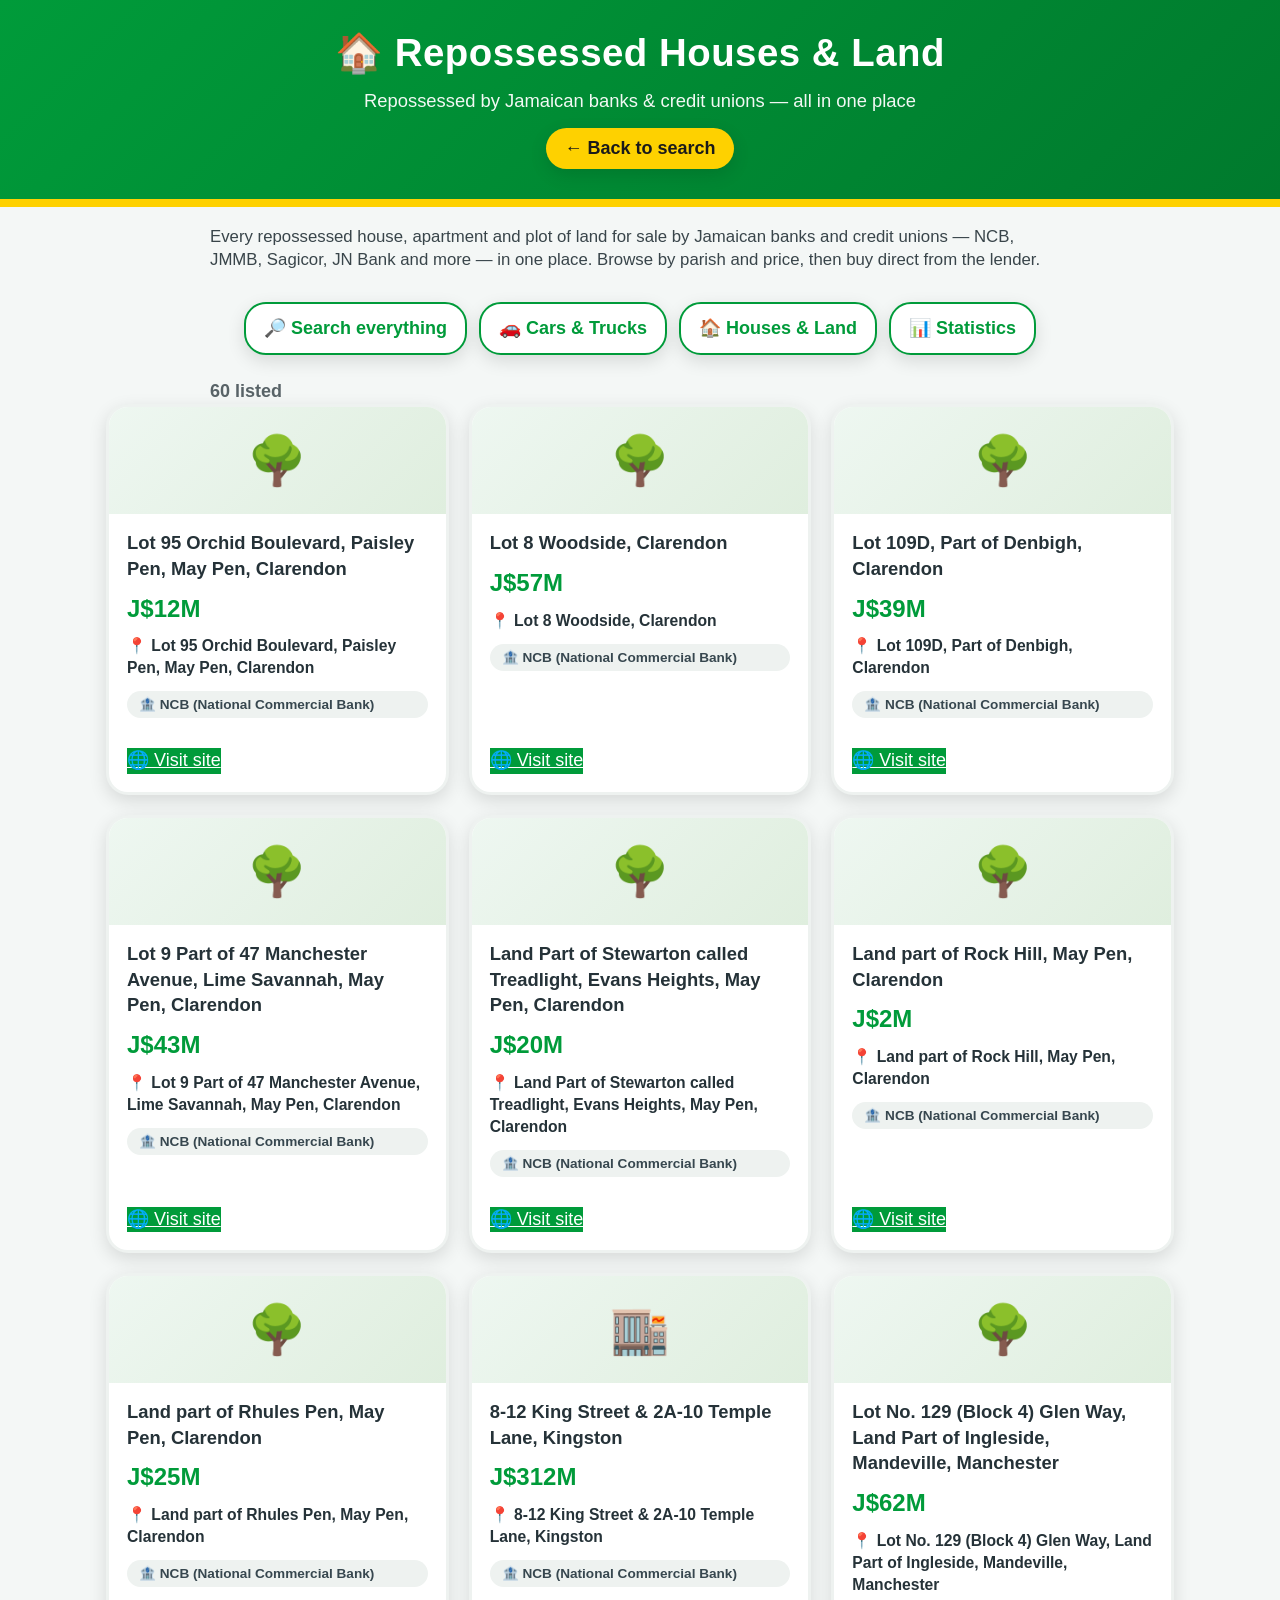
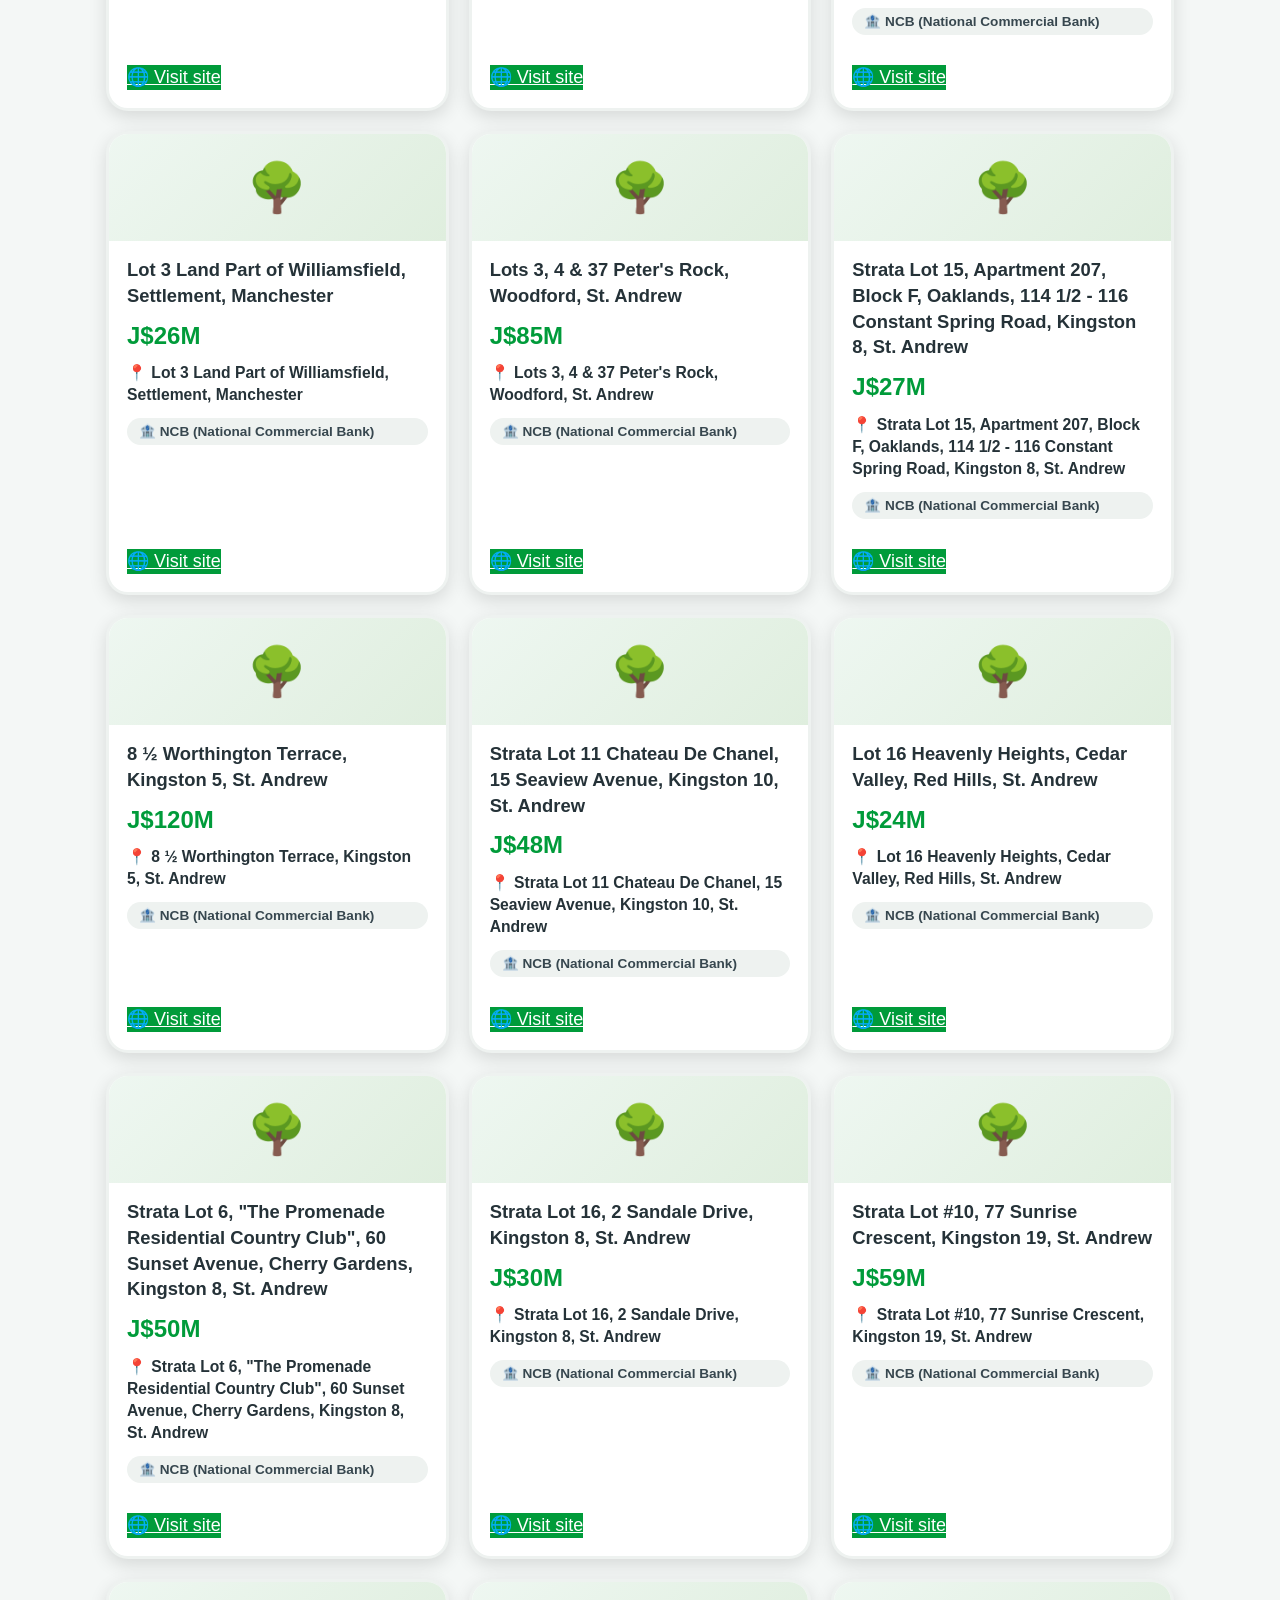
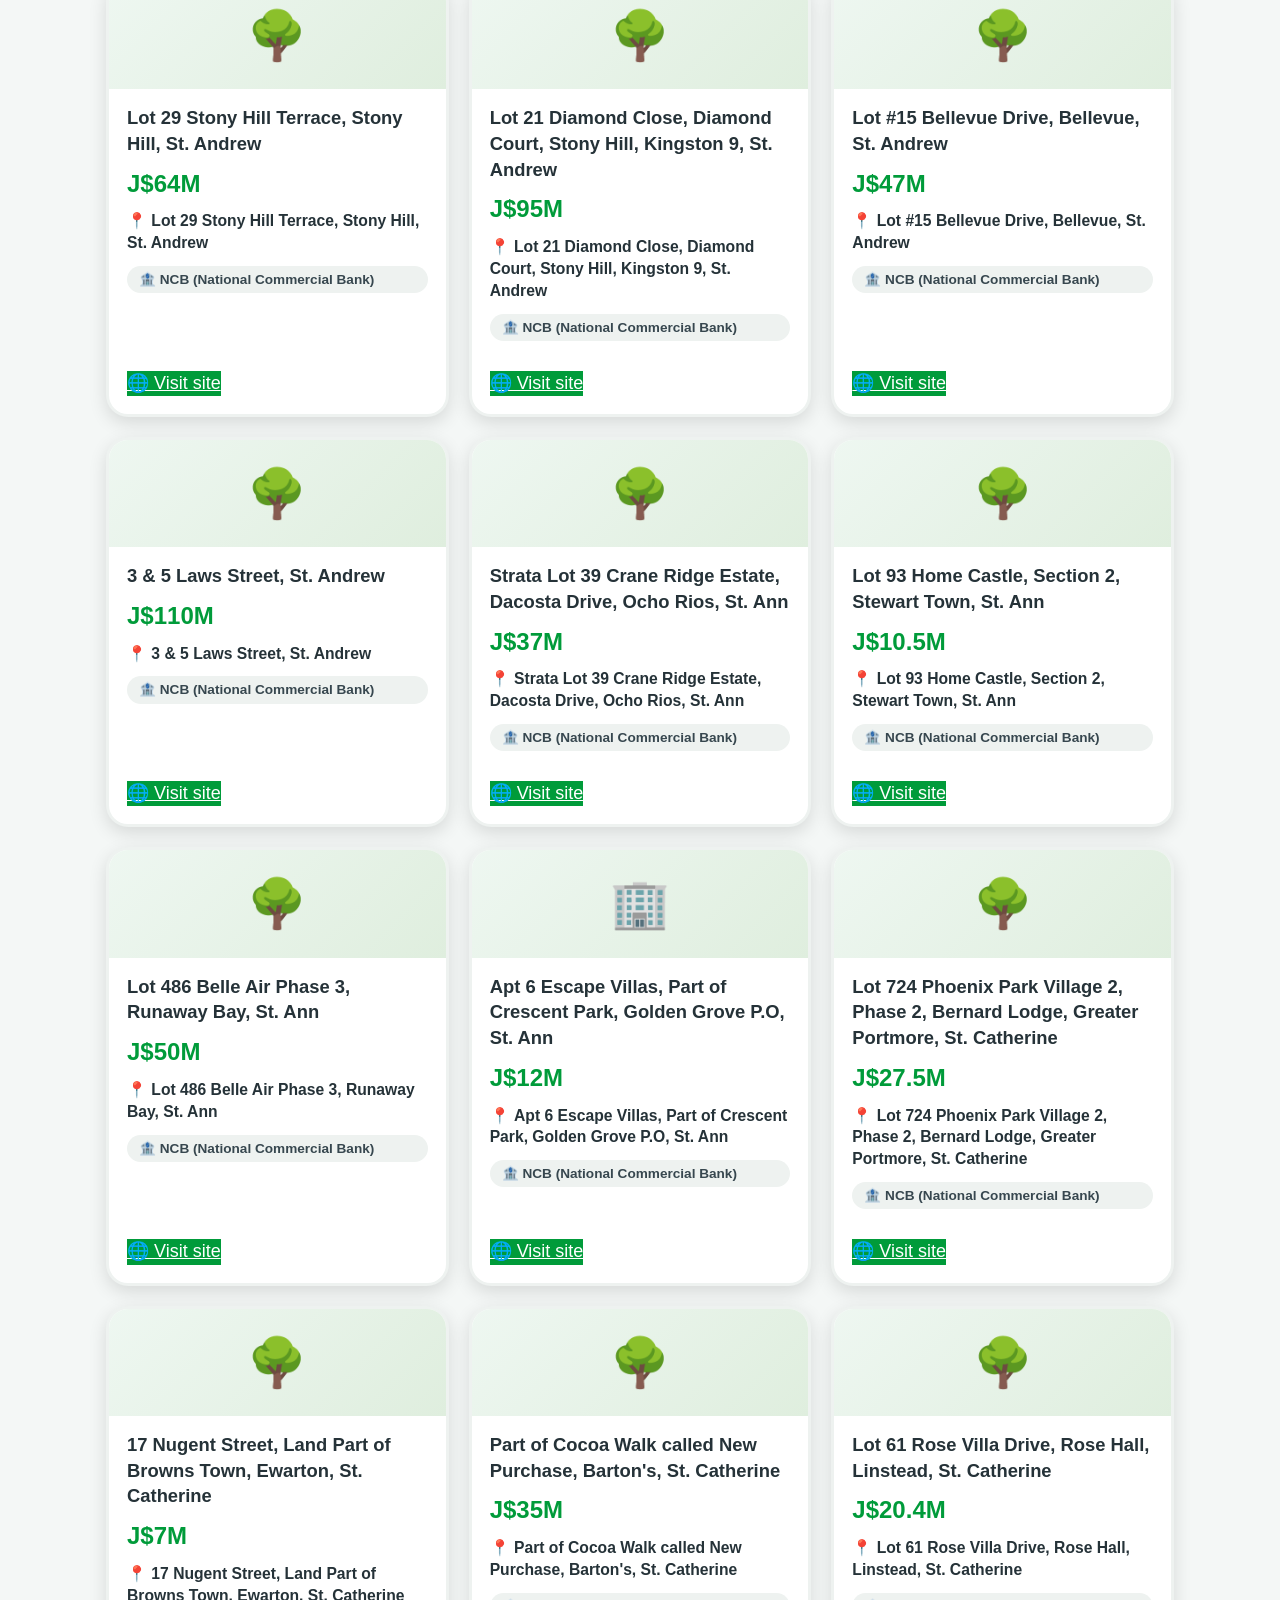
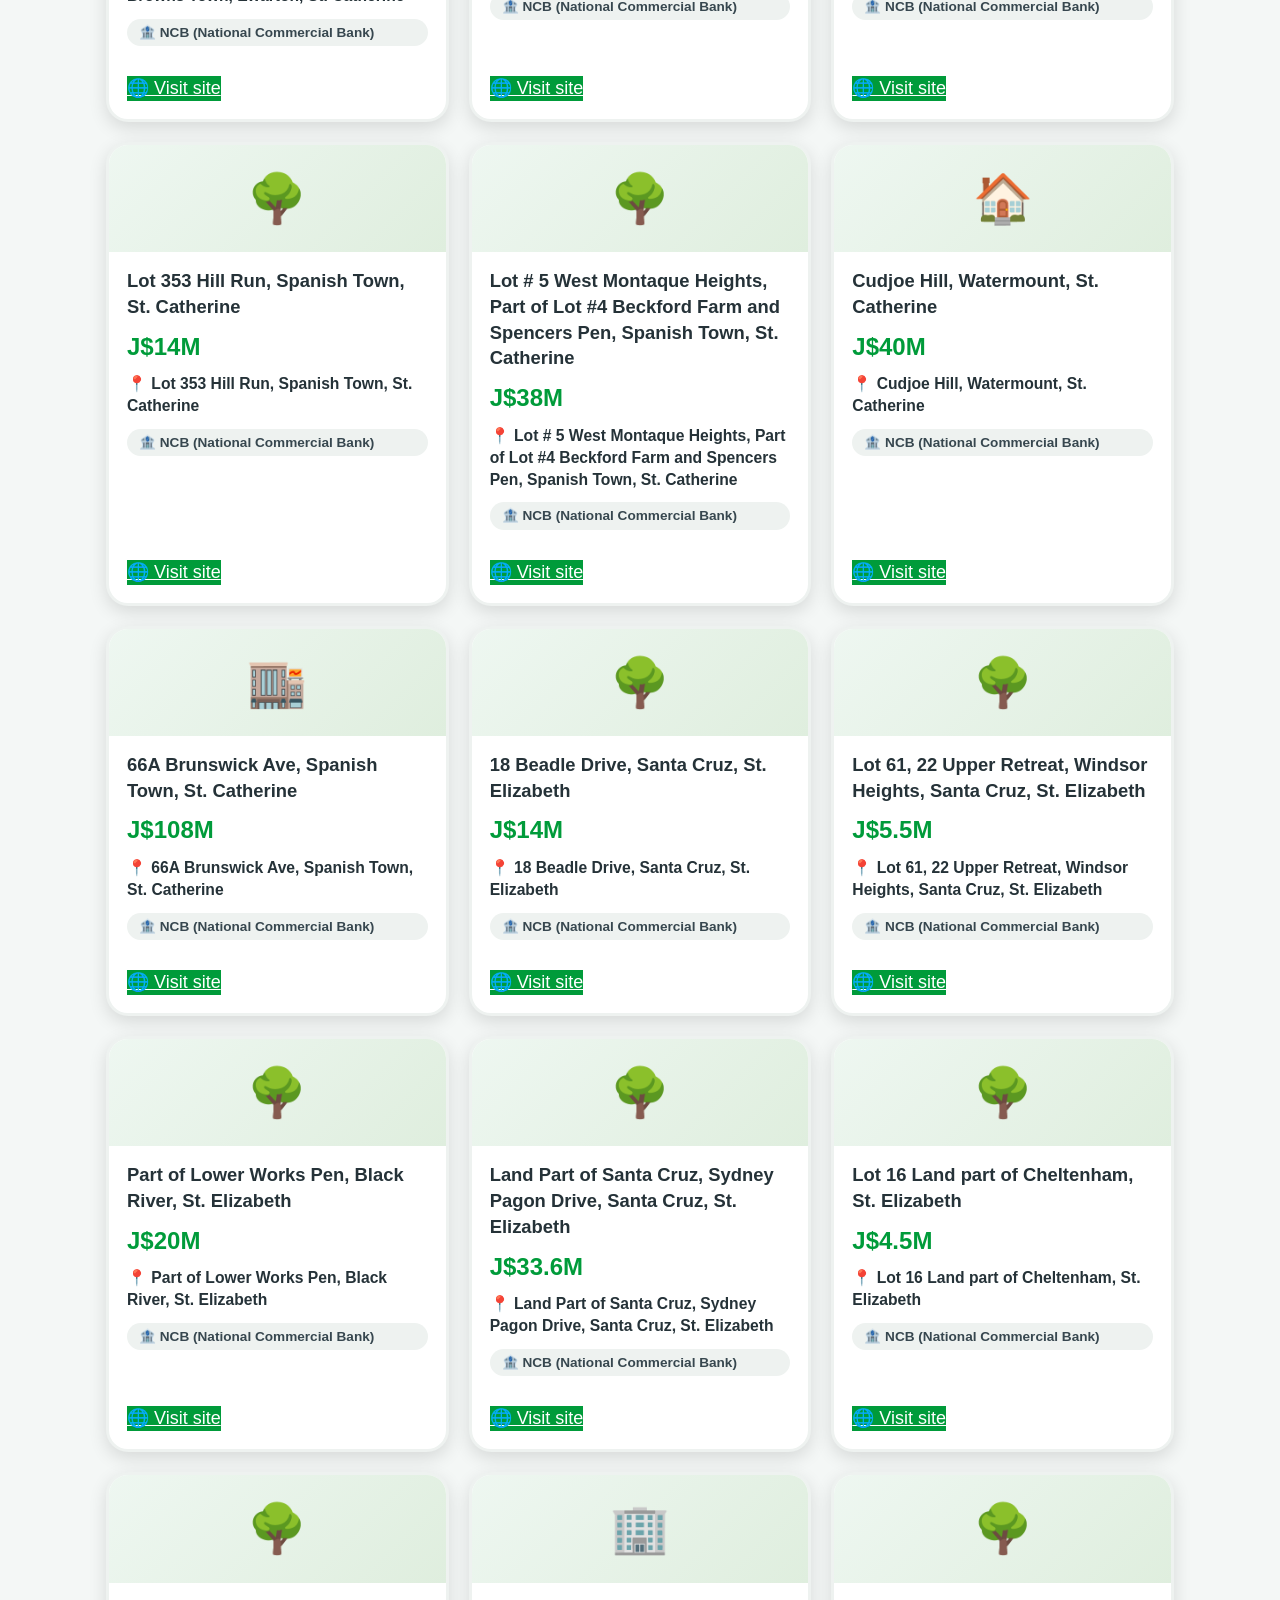
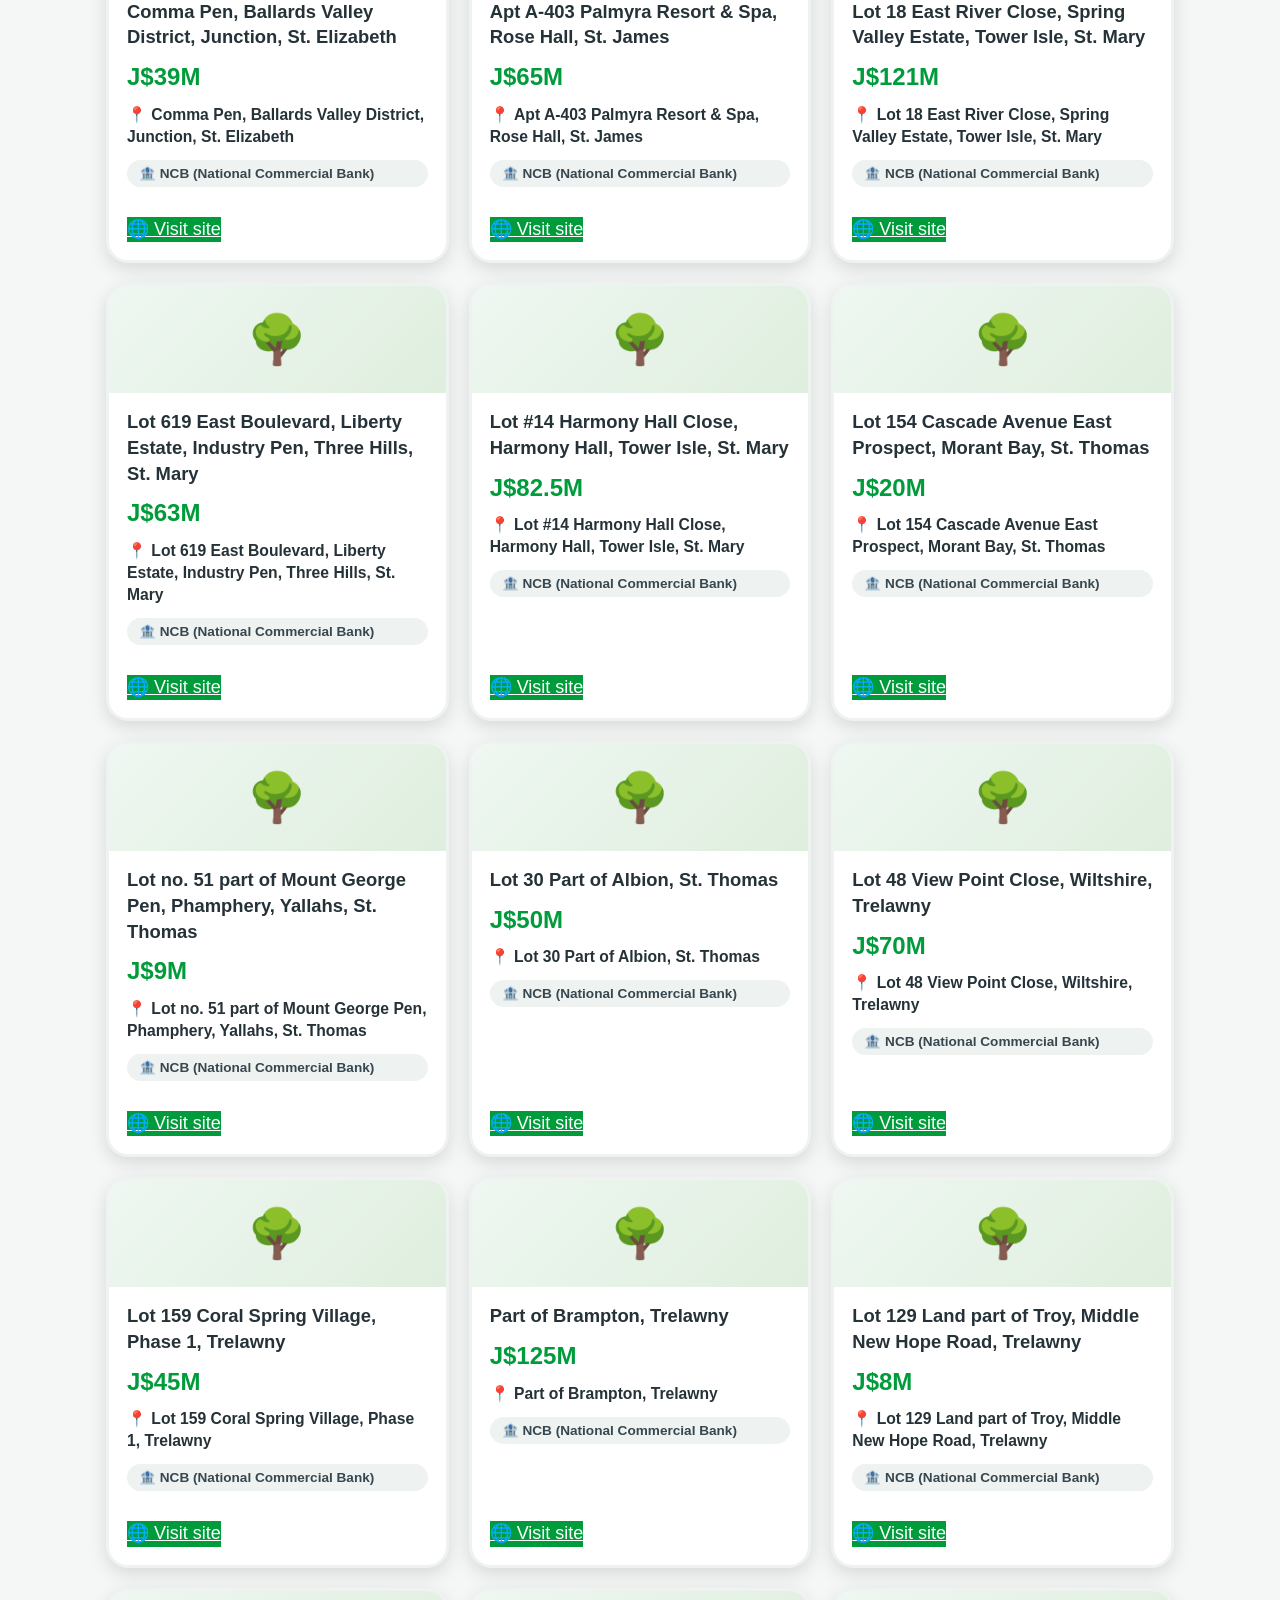
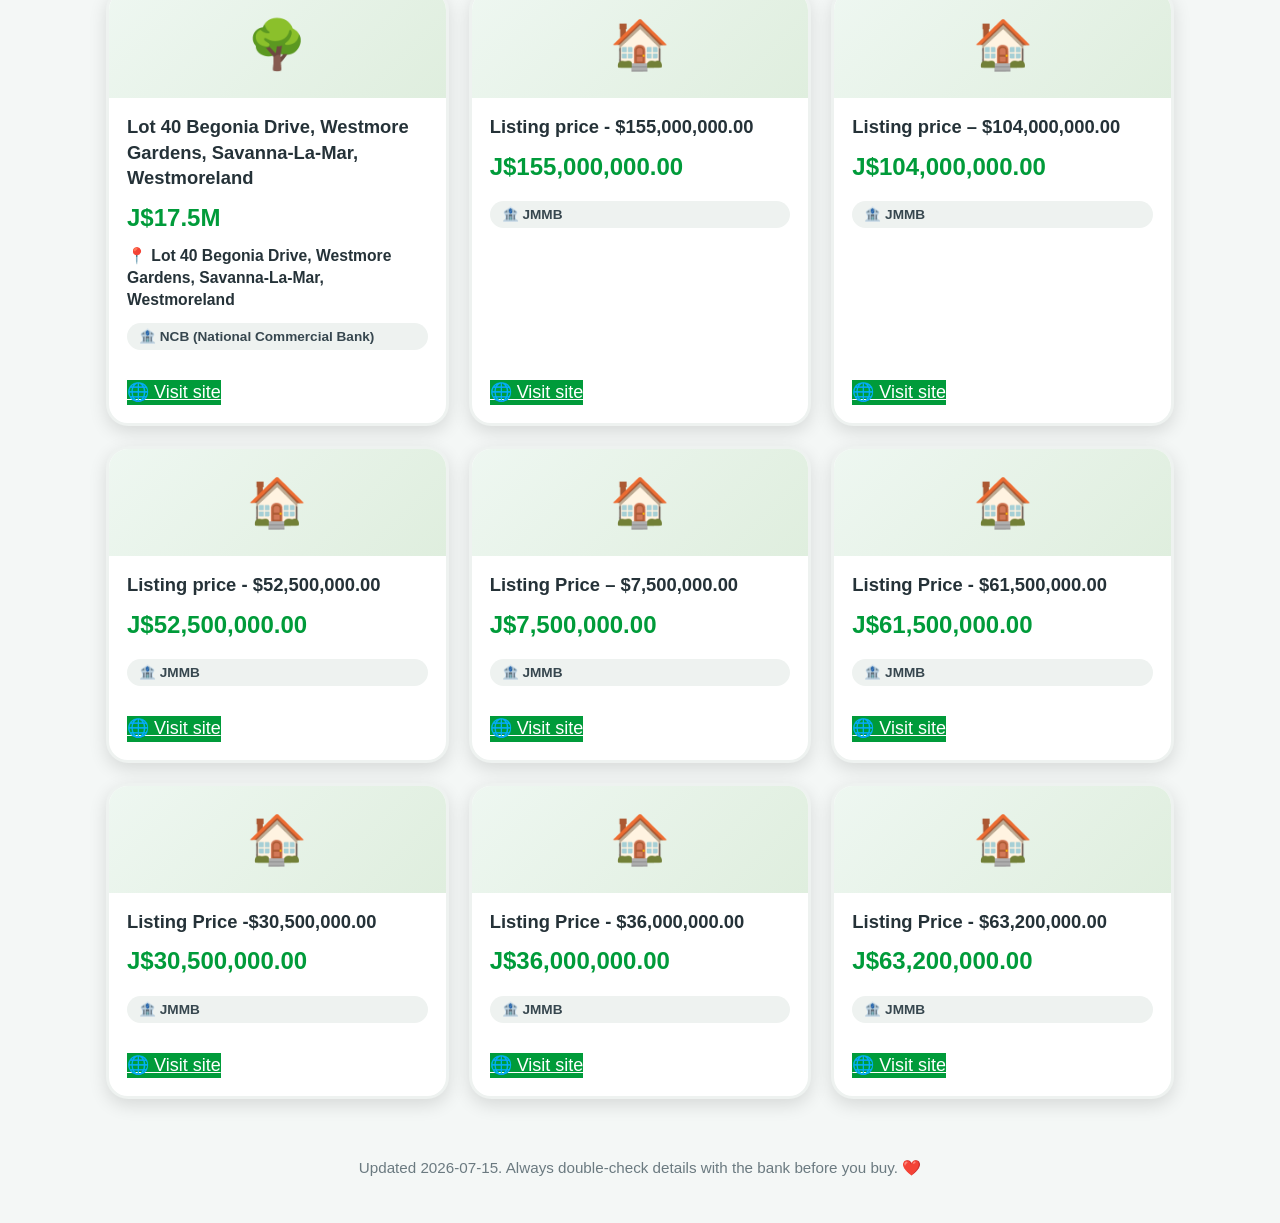
<file: site/houses.html>
<!DOCTYPE html>
<html lang="en">
<head>
  <meta charset="UTF-8" />
  <meta name="viewport" content="width=device-width, initial-scale=1.0" />
  <title>Repossessed Houses &amp; Land for Sale in Jamaica | Repossessed Jamaica</title>
  <meta name="description" content="Every repossessed house, apartment and plot of land for sale by Jamaican banks and credit unions — NCB, JMMB, Sagicor, JN Bank and more — in one place. Browse by parish and price, then buy direct from the lender." />
  <meta name="robots" content="index, follow" />
  <meta name="theme-color" content="#009b3a" />
  <link rel="canonical" href="https://repodealsja.com/houses.html" />

  <link rel="icon" href="/favicon.ico" sizes="any" />
  <link rel="icon" href="/favicon.svg" type="image/svg+xml" />
  <link rel="apple-touch-icon" href="/apple-touch-icon.png" />
  <link rel="manifest" href="/site.webmanifest" />

  <meta property="og:type" content="website" />
  <meta property="og:site_name" content="Repossessed Jamaica" />
  <meta property="og:title" content="Repossessed Houses &amp; Land for Sale in Jamaica" />
  <meta property="og:description" content="Every repossessed house, apartment and plot of land for sale by Jamaican banks and credit unions — NCB, JMMB, Sagicor, JN Bank and more — in one place. Browse by parish and price, then buy direct from the lender." />
  <meta property="og:url" content="https://repodealsja.com/houses.html" />
  <meta property="og:image" content="https://repodealsja.com/og-image.png" />
  <meta property="og:locale" content="en_JM" />
  <meta name="twitter:card" content="summary_large_image" />
  <meta name="twitter:title" content="Repossessed Houses &amp; Land for Sale in Jamaica" />
  <meta name="twitter:description" content="Every repossessed house, apartment and plot of land for sale by Jamaican banks and credit unions — NCB, JMMB, Sagicor, JN Bank and more — in one place. Browse by parish and price, then buy direct from the lender." />
  <meta name="twitter:image" content="https://repodealsja.com/og-image.png" />

  <link rel="stylesheet" href="style.css" />

  <script type="application/ld+json">
{
  "@context": "https://schema.org",
  "@type": "BreadcrumbList",
  "itemListElement": [
    {
      "@type": "ListItem",
      "position": 1,
      "name": "Home",
      "item": "https://repodealsja.com/"
    },
    {
      "@type": "ListItem",
      "position": 2,
      "name": "Houses & Land",
      "item": "https://repodealsja.com/houses.html"
    }
  ]
}
  </script>
  <script type="application/ld+json">
{
  "@context": "https://schema.org",
  "@type": "ItemList",
  "name": "🏠 Repossessed Houses & Land",
  "url": "https://repodealsja.com/houses.html",
  "numberOfItems": 60,
  "itemListElement": [
    {
      "@type": "ListItem",
      "position": 1,
      "name": "Lot 95 Orchid Boulevard, Paisley Pen, May Pen, Clarendon",
      "url": "https://www.jncb.com/"
    },
    {
      "@type": "ListItem",
      "position": 2,
      "name": "Lot 8 Woodside, Clarendon",
      "url": "https://www.jncb.com/"
    },
    {
      "@type": "ListItem",
      "position": 3,
      "name": "Lot 109D, Part of Denbigh, Clarendon",
      "url": "https://www.jncb.com/"
    },
    {
      "@type": "ListItem",
      "position": 4,
      "name": "Lot 9 Part of 47 Manchester Avenue, Lime Savannah, May Pen, Clarendon",
      "url": "https://www.jncb.com/"
    },
    {
      "@type": "ListItem",
      "position": 5,
      "name": "Land Part of Stewarton called Treadlight, Evans Heights, May Pen, Clarendon",
      "url": "https://www.jncb.com/"
    },
    {
      "@type": "ListItem",
      "position": 6,
      "name": "Land part of Rock Hill, May Pen, Clarendon",
      "url": "https://www.jncb.com/"
    },
    {
      "@type": "ListItem",
      "position": 7,
      "name": "Land part of Rhules Pen, May Pen, Clarendon",
      "url": "https://www.jncb.com/"
    },
    {
      "@type": "ListItem",
      "position": 8,
      "name": "8-12 King Street & 2A-10 Temple Lane, Kingston",
      "url": "https://www.jncb.com/"
    },
    {
      "@type": "ListItem",
      "position": 9,
      "name": "Lot No. 129 (Block 4) Glen Way, Land Part of Ingleside, Mandeville, Manchester",
      "url": "https://www.jncb.com/"
    },
    {
      "@type": "ListItem",
      "position": 10,
      "name": "Lot 3 Land Part of Williamsfield, Settlement, Manchester",
      "url": "https://www.jncb.com/"
    },
    {
      "@type": "ListItem",
      "position": 11,
      "name": "Lots 3, 4 & 37 Peter's Rock, Woodford, St. Andrew",
      "url": "https://www.jncb.com/"
    },
    {
      "@type": "ListItem",
      "position": 12,
      "name": "Strata Lot 15, Apartment 207, Block F, Oaklands, 114 1/2 - 116 Constant Spring Road, Kingston 8, St. Andrew",
      "url": "https://www.jncb.com/"
    },
    {
      "@type": "ListItem",
      "position": 13,
      "name": "8 ½ Worthington Terrace, Kingston 5, St. Andrew",
      "url": "https://www.jncb.com/"
    },
    {
      "@type": "ListItem",
      "position": 14,
      "name": "Strata Lot 11 Chateau De Chanel, 15 Seaview Avenue, Kingston 10, St. Andrew",
      "url": "https://www.jncb.com/"
    },
    {
      "@type": "ListItem",
      "position": 15,
      "name": "Lot 16 Heavenly Heights, Cedar Valley, Red Hills, St. Andrew",
      "url": "https://www.jncb.com/"
    },
    {
      "@type": "ListItem",
      "position": 16,
      "name": "Strata Lot 6, \"The Promenade Residential Country Club\", 60 Sunset Avenue, Cherry Gardens, Kingston 8, St. Andrew",
      "url": "https://www.jncb.com/"
    },
    {
      "@type": "ListItem",
      "position": 17,
      "name": "Strata Lot 16, 2 Sandale Drive, Kingston 8, St. Andrew",
      "url": "https://www.jncb.com/"
    },
    {
      "@type": "ListItem",
      "position": 18,
      "name": "Strata Lot #10, 77 Sunrise Crescent, Kingston 19, St. Andrew",
      "url": "https://www.jncb.com/"
    },
    {
      "@type": "ListItem",
      "position": 19,
      "name": "Lot 29 Stony Hill Terrace, Stony Hill, St. Andrew",
      "url": "https://www.jncb.com/"
    },
    {
      "@type": "ListItem",
      "position": 20,
      "name": "Lot 21 Diamond Close, Diamond Court, Stony Hill, Kingston 9, St. Andrew",
      "url": "https://www.jncb.com/"
    },
    {
      "@type": "ListItem",
      "position": 21,
      "name": "Lot #15 Bellevue Drive, Bellevue, St. Andrew",
      "url": "https://www.jncb.com/"
    },
    {
      "@type": "ListItem",
      "position": 22,
      "name": "3 & 5 Laws Street, St. Andrew",
      "url": "https://www.jncb.com/"
    },
    {
      "@type": "ListItem",
      "position": 23,
      "name": "Strata Lot 39 Crane Ridge Estate, Dacosta Drive, Ocho Rios, St. Ann",
      "url": "https://www.jncb.com/"
    },
    {
      "@type": "ListItem",
      "position": 24,
      "name": "Lot 93 Home Castle, Section 2, Stewart Town, St. Ann",
      "url": "https://www.jncb.com/"
    },
    {
      "@type": "ListItem",
      "position": 25,
      "name": "Lot 486 Belle Air Phase 3, Runaway Bay, St. Ann",
      "url": "https://www.jncb.com/"
    },
    {
      "@type": "ListItem",
      "position": 26,
      "name": "Apt 6 Escape Villas, Part of Crescent Park, Golden Grove P.O, St. Ann",
      "url": "https://www.jncb.com/"
    },
    {
      "@type": "ListItem",
      "position": 27,
      "name": "Lot 724 Phoenix Park Village 2, Phase 2, Bernard Lodge, Greater Portmore, St. Catherine",
      "url": "https://www.jncb.com/"
    },
    {
      "@type": "ListItem",
      "position": 28,
      "name": "17 Nugent Street, Land Part of Browns Town, Ewarton, St. Catherine",
      "url": "https://www.jncb.com/"
    },
    {
      "@type": "ListItem",
      "position": 29,
      "name": "Part of Cocoa Walk called New Purchase, Barton's, St. Catherine",
      "url": "https://www.jncb.com/"
    },
    {
      "@type": "ListItem",
      "position": 30,
      "name": "Lot 61 Rose Villa Drive, Rose Hall, Linstead, St. Catherine",
      "url": "https://www.jncb.com/"
    },
    {
      "@type": "ListItem",
      "position": 31,
      "name": "Lot 353 Hill Run, Spanish Town, St. Catherine",
      "url": "https://www.jncb.com/"
    },
    {
      "@type": "ListItem",
      "position": 32,
      "name": "Lot # 5 West Montaque Heights, Part of Lot #4 Beckford Farm and Spencers Pen, Spanish Town, St. Catherine",
      "url": "https://www.jncb.com/"
    },
    {
      "@type": "ListItem",
      "position": 33,
      "name": "Cudjoe Hill, Watermount, St. Catherine",
      "url": "https://www.jncb.com/"
    },
    {
      "@type": "ListItem",
      "position": 34,
      "name": "66A Brunswick Ave, Spanish Town, St. Catherine",
      "url": "https://www.jncb.com/"
    },
    {
      "@type": "ListItem",
      "position": 35,
      "name": "18 Beadle Drive, Santa Cruz, St. Elizabeth",
      "url": "https://www.jncb.com/"
    },
    {
      "@type": "ListItem",
      "position": 36,
      "name": "Lot 61, 22 Upper Retreat, Windsor Heights, Santa Cruz, St. Elizabeth",
      "url": "https://www.jncb.com/"
    },
    {
      "@type": "ListItem",
      "position": 37,
      "name": "Part of Lower Works Pen, Black River, St. Elizabeth",
      "url": "https://www.jncb.com/"
    },
    {
      "@type": "ListItem",
      "position": 38,
      "name": "Land Part of Santa Cruz, Sydney Pagon Drive, Santa Cruz, St. Elizabeth",
      "url": "https://www.jncb.com/"
    },
    {
      "@type": "ListItem",
      "position": 39,
      "name": "Lot 16 Land part of Cheltenham, St. Elizabeth",
      "url": "https://www.jncb.com/"
    },
    {
      "@type": "ListItem",
      "position": 40,
      "name": "Comma Pen, Ballards Valley District, Junction, St. Elizabeth",
      "url": "https://www.jncb.com/"
    },
    {
      "@type": "ListItem",
      "position": 41,
      "name": "Apt A-403 Palmyra Resort & Spa, Rose Hall, St. James",
      "url": "https://www.jncb.com/"
    },
    {
      "@type": "ListItem",
      "position": 42,
      "name": "Lot 18 East River Close, Spring Valley Estate, Tower Isle, St. Mary",
      "url": "https://www.jncb.com/"
    },
    {
      "@type": "ListItem",
      "position": 43,
      "name": "Lot 619 East Boulevard, Liberty Estate, Industry Pen, Three Hills, St. Mary",
      "url": "https://www.jncb.com/"
    },
    {
      "@type": "ListItem",
      "position": 44,
      "name": "Lot #14 Harmony Hall Close, Harmony Hall, Tower Isle, St. Mary",
      "url": "https://www.jncb.com/"
    },
    {
      "@type": "ListItem",
      "position": 45,
      "name": "Lot 154 Cascade Avenue East Prospect, Morant Bay, St. Thomas",
      "url": "https://www.jncb.com/"
    },
    {
      "@type": "ListItem",
      "position": 46,
      "name": "Lot no. 51 part of Mount George Pen, Phamphery, Yallahs, St. Thomas",
      "url": "https://www.jncb.com/"
    },
    {
      "@type": "ListItem",
      "position": 47,
      "name": "Lot 30 Part of Albion, St. Thomas",
      "url": "https://www.jncb.com/"
    },
    {
      "@type": "ListItem",
      "position": 48,
      "name": "Lot 48 View Point Close, Wiltshire, Trelawny",
      "url": "https://www.jncb.com/"
    },
    {
      "@type": "ListItem",
      "position": 49,
      "name": "Lot 159 Coral Spring Village, Phase 1, Trelawny",
      "url": "https://www.jncb.com/"
    },
    {
      "@type": "ListItem",
      "position": 50,
      "name": "Part of Brampton, Trelawny",
      "url": "https://www.jncb.com/"
    },
    {
      "@type": "ListItem",
      "position": 51,
      "name": "Lot 129 Land part of Troy, Middle New Hope Road, Trelawny",
      "url": "https://www.jncb.com/"
    },
    {
      "@type": "ListItem",
      "position": 52,
      "name": "Lot 40 Begonia Drive, Westmore Gardens, Savanna-La-Mar, Westmoreland",
      "url": "https://www.jncb.com/"
    },
    {
      "@type": "ListItem",
      "position": 53,
      "name": "Listing price - $155,000,000.00",
      "url": "https://www.jmmb.com/"
    },
    {
      "@type": "ListItem",
      "position": 54,
      "name": "Listing price – $104,000,000.00",
      "url": "https://www.jmmb.com/"
    },
    {
      "@type": "ListItem",
      "position": 55,
      "name": "Listing price - $52,500,000.00",
      "url": "https://www.jmmb.com/"
    },
    {
      "@type": "ListItem",
      "position": 56,
      "name": "Listing Price – $7,500,000.00",
      "url": "https://www.jmmb.com/"
    },
    {
      "@type": "ListItem",
      "position": 57,
      "name": "Listing Price - $61,500,000.00",
      "url": "https://www.jmmb.com/"
    },
    {
      "@type": "ListItem",
      "position": 58,
      "name": "Listing Price -$30,500,000.00",
      "url": "https://www.jmmb.com/"
    },
    {
      "@type": "ListItem",
      "position": 59,
      "name": "Listing Price - $36,000,000.00",
      "url": "https://www.jmmb.com/"
    },
    {
      "@type": "ListItem",
      "position": 60,
      "name": "Listing Price - $63,200,000.00",
      "url": "https://www.jmmb.com/"
    }
  ]
}
  </script>

  <script async src="https://www.googletagmanager.com/gtag/js?id=G-WNVDQKQ516"></script>
  <script>
    window.dataLayer = window.dataLayer || [];
    function gtag(){ dataLayer.push(arguments); }
    gtag('js', new Date());
    gtag('config', 'G-WNVDQKQ516');
  </script>

  <!-- ============ Google AdSense ============ -->
  <script async src="https://pagead2.googlesyndication.com/pagead/js/adsbygoogle.js?client=ca-pub-9430876049469822"
     crossorigin="anonymous"></script>
</head>
<body>
  <header class="topbar">
    <h1>🏠 Repossessed Houses & Land</h1>
    <p class="subtitle">Repossessed by Jamaican banks &amp; credit unions — all in one place</p>
    <a class="topbar-link" href="index.html">← Back to search</a>
  </header>

  <section class="intro">
    <p>Every repossessed house, apartment and plot of land for sale by Jamaican banks and credit unions — NCB, JMMB, Sagicor, JN Bank and more — in one place. Browse by parish and price, then buy direct from the lender.</p>
  </section>

  <nav class="browse-more" aria-label="Browse by category">
    <a href="index.html">🔎 Search everything</a>
    <a href="cars.html">🚗 Cars &amp; Trucks</a>
    <a href="houses.html">🏠 Houses &amp; Land</a>
    <a href="stats.html">📊 Statistics</a>
  </nav>

  <main>
    <p class="result-count" style="max-width:900px;margin:24px auto 0;padding:0 20px;">
      60 listed
    </p>
    <div class="cards">
      <article class="card">
        <div class="card-top"><div class="card-emoji">🌳</div></div>
        <div class="card-body">
          <h3 class="card-title">Lot 95 Orchid Boulevard, Paisley Pen, May Pen, Clarendon</h3>
          <div class="card-price">J$12M</div>
          <div class="card-line">📍 <b>Lot 95 Orchid Boulevard, Paisley Pen, May Pen, Clarendon</b></div>
          <span class="bank-badge">🏦 NCB (National Commercial Bank)</span>
        </div>
        <div class="card-btns">
          <a class="btn-go" href="https://www.jncb.com/" rel="nofollow noopener" target="_blank">🌐 Visit site</a>
        </div>
      </article>
      <article class="card">
        <div class="card-top"><div class="card-emoji">🌳</div></div>
        <div class="card-body">
          <h3 class="card-title">Lot 8 Woodside, Clarendon</h3>
          <div class="card-price">J$57M</div>
          <div class="card-line">📍 <b>Lot 8 Woodside, Clarendon</b></div>
          <span class="bank-badge">🏦 NCB (National Commercial Bank)</span>
        </div>
        <div class="card-btns">
          <a class="btn-go" href="https://www.jncb.com/" rel="nofollow noopener" target="_blank">🌐 Visit site</a>
        </div>
      </article>
      <article class="card">
        <div class="card-top"><div class="card-emoji">🌳</div></div>
        <div class="card-body">
          <h3 class="card-title">Lot 109D, Part of Denbigh, Clarendon</h3>
          <div class="card-price">J$39M</div>
          <div class="card-line">📍 <b>Lot 109D, Part of Denbigh, Clarendon</b></div>
          <span class="bank-badge">🏦 NCB (National Commercial Bank)</span>
        </div>
        <div class="card-btns">
          <a class="btn-go" href="https://www.jncb.com/" rel="nofollow noopener" target="_blank">🌐 Visit site</a>
        </div>
      </article>
      <article class="card">
        <div class="card-top"><div class="card-emoji">🌳</div></div>
        <div class="card-body">
          <h3 class="card-title">Lot 9 Part of 47 Manchester Avenue, Lime Savannah, May Pen, Clarendon</h3>
          <div class="card-price">J$43M</div>
          <div class="card-line">📍 <b>Lot 9 Part of 47 Manchester Avenue, Lime Savannah, May Pen, Clarendon</b></div>
          <span class="bank-badge">🏦 NCB (National Commercial Bank)</span>
        </div>
        <div class="card-btns">
          <a class="btn-go" href="https://www.jncb.com/" rel="nofollow noopener" target="_blank">🌐 Visit site</a>
        </div>
      </article>
      <article class="card">
        <div class="card-top"><div class="card-emoji">🌳</div></div>
        <div class="card-body">
          <h3 class="card-title">Land Part of Stewarton called Treadlight, Evans Heights, May Pen, Clarendon</h3>
          <div class="card-price">J$20M</div>
          <div class="card-line">📍 <b>Land Part of Stewarton called Treadlight, Evans Heights, May Pen, Clarendon</b></div>
          <span class="bank-badge">🏦 NCB (National Commercial Bank)</span>
        </div>
        <div class="card-btns">
          <a class="btn-go" href="https://www.jncb.com/" rel="nofollow noopener" target="_blank">🌐 Visit site</a>
        </div>
      </article>
      <article class="card">
        <div class="card-top"><div class="card-emoji">🌳</div></div>
        <div class="card-body">
          <h3 class="card-title">Land part of Rock Hill, May Pen, Clarendon</h3>
          <div class="card-price">J$2M</div>
          <div class="card-line">📍 <b>Land part of Rock Hill, May Pen, Clarendon</b></div>
          <span class="bank-badge">🏦 NCB (National Commercial Bank)</span>
        </div>
        <div class="card-btns">
          <a class="btn-go" href="https://www.jncb.com/" rel="nofollow noopener" target="_blank">🌐 Visit site</a>
        </div>
      </article>
      <article class="card">
        <div class="card-top"><div class="card-emoji">🌳</div></div>
        <div class="card-body">
          <h3 class="card-title">Land part of Rhules Pen, May Pen, Clarendon</h3>
          <div class="card-price">J$25M</div>
          <div class="card-line">📍 <b>Land part of Rhules Pen, May Pen, Clarendon</b></div>
          <span class="bank-badge">🏦 NCB (National Commercial Bank)</span>
        </div>
        <div class="card-btns">
          <a class="btn-go" href="https://www.jncb.com/" rel="nofollow noopener" target="_blank">🌐 Visit site</a>
        </div>
      </article>
      <article class="card">
        <div class="card-top"><div class="card-emoji">🏬</div></div>
        <div class="card-body">
          <h3 class="card-title">8-12 King Street &amp; 2A-10 Temple Lane, Kingston</h3>
          <div class="card-price">J$312M</div>
          <div class="card-line">📍 <b>8-12 King Street &amp; 2A-10 Temple Lane, Kingston</b></div>
          <span class="bank-badge">🏦 NCB (National Commercial Bank)</span>
        </div>
        <div class="card-btns">
          <a class="btn-go" href="https://www.jncb.com/" rel="nofollow noopener" target="_blank">🌐 Visit site</a>
        </div>
      </article>
      <article class="card">
        <div class="card-top"><div class="card-emoji">🌳</div></div>
        <div class="card-body">
          <h3 class="card-title">Lot No. 129 (Block 4) Glen Way, Land Part of Ingleside, Mandeville, Manchester</h3>
          <div class="card-price">J$62M</div>
          <div class="card-line">📍 <b>Lot No. 129 (Block 4) Glen Way, Land Part of Ingleside, Mandeville, Manchester</b></div>
          <span class="bank-badge">🏦 NCB (National Commercial Bank)</span>
        </div>
        <div class="card-btns">
          <a class="btn-go" href="https://www.jncb.com/" rel="nofollow noopener" target="_blank">🌐 Visit site</a>
        </div>
      </article>
      <article class="card">
        <div class="card-top"><div class="card-emoji">🌳</div></div>
        <div class="card-body">
          <h3 class="card-title">Lot 3 Land Part of Williamsfield, Settlement, Manchester</h3>
          <div class="card-price">J$26M</div>
          <div class="card-line">📍 <b>Lot 3 Land Part of Williamsfield, Settlement, Manchester</b></div>
          <span class="bank-badge">🏦 NCB (National Commercial Bank)</span>
        </div>
        <div class="card-btns">
          <a class="btn-go" href="https://www.jncb.com/" rel="nofollow noopener" target="_blank">🌐 Visit site</a>
        </div>
      </article>
      <article class="card">
        <div class="card-top"><div class="card-emoji">🌳</div></div>
        <div class="card-body">
          <h3 class="card-title">Lots 3, 4 &amp; 37 Peter&#x27;s Rock, Woodford, St. Andrew</h3>
          <div class="card-price">J$85M</div>
          <div class="card-line">📍 <b>Lots 3, 4 &amp; 37 Peter&#x27;s Rock, Woodford, St. Andrew</b></div>
          <span class="bank-badge">🏦 NCB (National Commercial Bank)</span>
        </div>
        <div class="card-btns">
          <a class="btn-go" href="https://www.jncb.com/" rel="nofollow noopener" target="_blank">🌐 Visit site</a>
        </div>
      </article>
      <article class="card">
        <div class="card-top"><div class="card-emoji">🌳</div></div>
        <div class="card-body">
          <h3 class="card-title">Strata Lot 15, Apartment 207, Block F, Oaklands, 114 1/2 - 116 Constant Spring Road, Kingston 8, St. Andrew</h3>
          <div class="card-price">J$27M</div>
          <div class="card-line">📍 <b>Strata Lot 15, Apartment 207, Block F, Oaklands, 114 1/2 - 116 Constant Spring Road, Kingston 8, St. Andrew</b></div>
          <span class="bank-badge">🏦 NCB (National Commercial Bank)</span>
        </div>
        <div class="card-btns">
          <a class="btn-go" href="https://www.jncb.com/" rel="nofollow noopener" target="_blank">🌐 Visit site</a>
        </div>
      </article>
      <article class="card">
        <div class="card-top"><div class="card-emoji">🌳</div></div>
        <div class="card-body">
          <h3 class="card-title">8 ½ Worthington Terrace, Kingston 5, St. Andrew</h3>
          <div class="card-price">J$120M</div>
          <div class="card-line">📍 <b>8 ½ Worthington Terrace, Kingston 5, St. Andrew</b></div>
          <span class="bank-badge">🏦 NCB (National Commercial Bank)</span>
        </div>
        <div class="card-btns">
          <a class="btn-go" href="https://www.jncb.com/" rel="nofollow noopener" target="_blank">🌐 Visit site</a>
        </div>
      </article>
      <article class="card">
        <div class="card-top"><div class="card-emoji">🌳</div></div>
        <div class="card-body">
          <h3 class="card-title">Strata Lot 11 Chateau De Chanel, 15 Seaview Avenue, Kingston 10, St. Andrew</h3>
          <div class="card-price">J$48M</div>
          <div class="card-line">📍 <b>Strata Lot 11 Chateau De Chanel, 15 Seaview Avenue, Kingston 10, St. Andrew</b></div>
          <span class="bank-badge">🏦 NCB (National Commercial Bank)</span>
        </div>
        <div class="card-btns">
          <a class="btn-go" href="https://www.jncb.com/" rel="nofollow noopener" target="_blank">🌐 Visit site</a>
        </div>
      </article>
      <article class="card">
        <div class="card-top"><div class="card-emoji">🌳</div></div>
        <div class="card-body">
          <h3 class="card-title">Lot 16 Heavenly Heights, Cedar Valley, Red Hills, St. Andrew</h3>
          <div class="card-price">J$24M</div>
          <div class="card-line">📍 <b>Lot 16 Heavenly Heights, Cedar Valley, Red Hills, St. Andrew</b></div>
          <span class="bank-badge">🏦 NCB (National Commercial Bank)</span>
        </div>
        <div class="card-btns">
          <a class="btn-go" href="https://www.jncb.com/" rel="nofollow noopener" target="_blank">🌐 Visit site</a>
        </div>
      </article>
      <article class="card">
        <div class="card-top"><div class="card-emoji">🌳</div></div>
        <div class="card-body">
          <h3 class="card-title">Strata Lot 6, &quot;The Promenade Residential Country Club&quot;, 60 Sunset Avenue, Cherry Gardens, Kingston 8, St. Andrew</h3>
          <div class="card-price">J$50M</div>
          <div class="card-line">📍 <b>Strata Lot 6, &quot;The Promenade Residential Country Club&quot;, 60 Sunset Avenue, Cherry Gardens, Kingston 8, St. Andrew</b></div>
          <span class="bank-badge">🏦 NCB (National Commercial Bank)</span>
        </div>
        <div class="card-btns">
          <a class="btn-go" href="https://www.jncb.com/" rel="nofollow noopener" target="_blank">🌐 Visit site</a>
        </div>
      </article>
      <article class="card">
        <div class="card-top"><div class="card-emoji">🌳</div></div>
        <div class="card-body">
          <h3 class="card-title">Strata Lot 16, 2 Sandale Drive, Kingston 8, St. Andrew</h3>
          <div class="card-price">J$30M</div>
          <div class="card-line">📍 <b>Strata Lot 16, 2 Sandale Drive, Kingston 8, St. Andrew</b></div>
          <span class="bank-badge">🏦 NCB (National Commercial Bank)</span>
        </div>
        <div class="card-btns">
          <a class="btn-go" href="https://www.jncb.com/" rel="nofollow noopener" target="_blank">🌐 Visit site</a>
        </div>
      </article>
      <article class="card">
        <div class="card-top"><div class="card-emoji">🌳</div></div>
        <div class="card-body">
          <h3 class="card-title">Strata Lot #10, 77 Sunrise Crescent, Kingston 19, St. Andrew</h3>
          <div class="card-price">J$59M</div>
          <div class="card-line">📍 <b>Strata Lot #10, 77 Sunrise Crescent, Kingston 19, St. Andrew</b></div>
          <span class="bank-badge">🏦 NCB (National Commercial Bank)</span>
        </div>
        <div class="card-btns">
          <a class="btn-go" href="https://www.jncb.com/" rel="nofollow noopener" target="_blank">🌐 Visit site</a>
        </div>
      </article>
      <article class="card">
        <div class="card-top"><div class="card-emoji">🌳</div></div>
        <div class="card-body">
          <h3 class="card-title">Lot 29 Stony Hill Terrace, Stony Hill, St. Andrew</h3>
          <div class="card-price">J$64M</div>
          <div class="card-line">📍 <b>Lot 29 Stony Hill Terrace, Stony Hill, St. Andrew</b></div>
          <span class="bank-badge">🏦 NCB (National Commercial Bank)</span>
        </div>
        <div class="card-btns">
          <a class="btn-go" href="https://www.jncb.com/" rel="nofollow noopener" target="_blank">🌐 Visit site</a>
        </div>
      </article>
      <article class="card">
        <div class="card-top"><div class="card-emoji">🌳</div></div>
        <div class="card-body">
          <h3 class="card-title">Lot 21 Diamond Close, Diamond Court, Stony Hill, Kingston 9, St. Andrew</h3>
          <div class="card-price">J$95M</div>
          <div class="card-line">📍 <b>Lot 21 Diamond Close, Diamond Court, Stony Hill, Kingston 9, St. Andrew</b></div>
          <span class="bank-badge">🏦 NCB (National Commercial Bank)</span>
        </div>
        <div class="card-btns">
          <a class="btn-go" href="https://www.jncb.com/" rel="nofollow noopener" target="_blank">🌐 Visit site</a>
        </div>
      </article>
      <article class="card">
        <div class="card-top"><div class="card-emoji">🌳</div></div>
        <div class="card-body">
          <h3 class="card-title">Lot #15 Bellevue Drive, Bellevue, St. Andrew</h3>
          <div class="card-price">J$47M</div>
          <div class="card-line">📍 <b>Lot #15 Bellevue Drive, Bellevue, St. Andrew</b></div>
          <span class="bank-badge">🏦 NCB (National Commercial Bank)</span>
        </div>
        <div class="card-btns">
          <a class="btn-go" href="https://www.jncb.com/" rel="nofollow noopener" target="_blank">🌐 Visit site</a>
        </div>
      </article>
      <article class="card">
        <div class="card-top"><div class="card-emoji">🌳</div></div>
        <div class="card-body">
          <h3 class="card-title">3 &amp; 5 Laws Street, St. Andrew</h3>
          <div class="card-price">J$110M</div>
          <div class="card-line">📍 <b>3 &amp; 5 Laws Street, St. Andrew</b></div>
          <span class="bank-badge">🏦 NCB (National Commercial Bank)</span>
        </div>
        <div class="card-btns">
          <a class="btn-go" href="https://www.jncb.com/" rel="nofollow noopener" target="_blank">🌐 Visit site</a>
        </div>
      </article>
      <article class="card">
        <div class="card-top"><div class="card-emoji">🌳</div></div>
        <div class="card-body">
          <h3 class="card-title">Strata Lot 39 Crane Ridge Estate, Dacosta Drive, Ocho Rios, St. Ann</h3>
          <div class="card-price">J$37M</div>
          <div class="card-line">📍 <b>Strata Lot 39 Crane Ridge Estate, Dacosta Drive, Ocho Rios, St. Ann</b></div>
          <span class="bank-badge">🏦 NCB (National Commercial Bank)</span>
        </div>
        <div class="card-btns">
          <a class="btn-go" href="https://www.jncb.com/" rel="nofollow noopener" target="_blank">🌐 Visit site</a>
        </div>
      </article>
      <article class="card">
        <div class="card-top"><div class="card-emoji">🌳</div></div>
        <div class="card-body">
          <h3 class="card-title">Lot 93 Home Castle, Section 2, Stewart Town, St. Ann</h3>
          <div class="card-price">J$10.5M</div>
          <div class="card-line">📍 <b>Lot 93 Home Castle, Section 2, Stewart Town, St. Ann</b></div>
          <span class="bank-badge">🏦 NCB (National Commercial Bank)</span>
        </div>
        <div class="card-btns">
          <a class="btn-go" href="https://www.jncb.com/" rel="nofollow noopener" target="_blank">🌐 Visit site</a>
        </div>
      </article>
      <article class="card">
        <div class="card-top"><div class="card-emoji">🌳</div></div>
        <div class="card-body">
          <h3 class="card-title">Lot 486 Belle Air Phase 3, Runaway Bay, St. Ann</h3>
          <div class="card-price">J$50M</div>
          <div class="card-line">📍 <b>Lot 486 Belle Air Phase 3, Runaway Bay, St. Ann</b></div>
          <span class="bank-badge">🏦 NCB (National Commercial Bank)</span>
        </div>
        <div class="card-btns">
          <a class="btn-go" href="https://www.jncb.com/" rel="nofollow noopener" target="_blank">🌐 Visit site</a>
        </div>
      </article>
      <article class="card">
        <div class="card-top"><div class="card-emoji">🏢</div></div>
        <div class="card-body">
          <h3 class="card-title">Apt 6 Escape Villas, Part of Crescent Park, Golden Grove P.O, St. Ann</h3>
          <div class="card-price">J$12M</div>
          <div class="card-line">📍 <b>Apt 6 Escape Villas, Part of Crescent Park, Golden Grove P.O, St. Ann</b></div>
          <span class="bank-badge">🏦 NCB (National Commercial Bank)</span>
        </div>
        <div class="card-btns">
          <a class="btn-go" href="https://www.jncb.com/" rel="nofollow noopener" target="_blank">🌐 Visit site</a>
        </div>
      </article>
      <article class="card">
        <div class="card-top"><div class="card-emoji">🌳</div></div>
        <div class="card-body">
          <h3 class="card-title">Lot 724 Phoenix Park Village 2, Phase 2, Bernard Lodge, Greater Portmore, St. Catherine</h3>
          <div class="card-price">J$27.5M</div>
          <div class="card-line">📍 <b>Lot 724 Phoenix Park Village 2, Phase 2, Bernard Lodge, Greater Portmore, St. Catherine</b></div>
          <span class="bank-badge">🏦 NCB (National Commercial Bank)</span>
        </div>
        <div class="card-btns">
          <a class="btn-go" href="https://www.jncb.com/" rel="nofollow noopener" target="_blank">🌐 Visit site</a>
        </div>
      </article>
      <article class="card">
        <div class="card-top"><div class="card-emoji">🌳</div></div>
        <div class="card-body">
          <h3 class="card-title">17 Nugent Street, Land Part of Browns Town, Ewarton, St. Catherine</h3>
          <div class="card-price">J$7M</div>
          <div class="card-line">📍 <b>17 Nugent Street, Land Part of Browns Town, Ewarton, St. Catherine</b></div>
          <span class="bank-badge">🏦 NCB (National Commercial Bank)</span>
        </div>
        <div class="card-btns">
          <a class="btn-go" href="https://www.jncb.com/" rel="nofollow noopener" target="_blank">🌐 Visit site</a>
        </div>
      </article>
      <article class="card">
        <div class="card-top"><div class="card-emoji">🌳</div></div>
        <div class="card-body">
          <h3 class="card-title">Part of Cocoa Walk called New Purchase, Barton&#x27;s, St. Catherine</h3>
          <div class="card-price">J$35M</div>
          <div class="card-line">📍 <b>Part of Cocoa Walk called New Purchase, Barton&#x27;s, St. Catherine</b></div>
          <span class="bank-badge">🏦 NCB (National Commercial Bank)</span>
        </div>
        <div class="card-btns">
          <a class="btn-go" href="https://www.jncb.com/" rel="nofollow noopener" target="_blank">🌐 Visit site</a>
        </div>
      </article>
      <article class="card">
        <div class="card-top"><div class="card-emoji">🌳</div></div>
        <div class="card-body">
          <h3 class="card-title">Lot 61 Rose Villa Drive, Rose Hall, Linstead, St. Catherine</h3>
          <div class="card-price">J$20.4M</div>
          <div class="card-line">📍 <b>Lot 61 Rose Villa Drive, Rose Hall, Linstead, St. Catherine</b></div>
          <span class="bank-badge">🏦 NCB (National Commercial Bank)</span>
        </div>
        <div class="card-btns">
          <a class="btn-go" href="https://www.jncb.com/" rel="nofollow noopener" target="_blank">🌐 Visit site</a>
        </div>
      </article>
      <article class="card">
        <div class="card-top"><div class="card-emoji">🌳</div></div>
        <div class="card-body">
          <h3 class="card-title">Lot 353 Hill Run, Spanish Town, St. Catherine</h3>
          <div class="card-price">J$14M</div>
          <div class="card-line">📍 <b>Lot 353 Hill Run, Spanish Town, St. Catherine</b></div>
          <span class="bank-badge">🏦 NCB (National Commercial Bank)</span>
        </div>
        <div class="card-btns">
          <a class="btn-go" href="https://www.jncb.com/" rel="nofollow noopener" target="_blank">🌐 Visit site</a>
        </div>
      </article>
      <article class="card">
        <div class="card-top"><div class="card-emoji">🌳</div></div>
        <div class="card-body">
          <h3 class="card-title">Lot # 5 West Montaque Heights, Part of Lot #4 Beckford Farm and Spencers Pen, Spanish Town, St. Catherine</h3>
          <div class="card-price">J$38M</div>
          <div class="card-line">📍 <b>Lot # 5 West Montaque Heights, Part of Lot #4 Beckford Farm and Spencers Pen, Spanish Town, St. Catherine</b></div>
          <span class="bank-badge">🏦 NCB (National Commercial Bank)</span>
        </div>
        <div class="card-btns">
          <a class="btn-go" href="https://www.jncb.com/" rel="nofollow noopener" target="_blank">🌐 Visit site</a>
        </div>
      </article>
      <article class="card">
        <div class="card-top"><div class="card-emoji">🏠</div></div>
        <div class="card-body">
          <h3 class="card-title">Cudjoe Hill, Watermount, St. Catherine</h3>
          <div class="card-price">J$40M</div>
          <div class="card-line">📍 <b>Cudjoe Hill, Watermount, St. Catherine</b></div>
          <span class="bank-badge">🏦 NCB (National Commercial Bank)</span>
        </div>
        <div class="card-btns">
          <a class="btn-go" href="https://www.jncb.com/" rel="nofollow noopener" target="_blank">🌐 Visit site</a>
        </div>
      </article>
      <article class="card">
        <div class="card-top"><div class="card-emoji">🏬</div></div>
        <div class="card-body">
          <h3 class="card-title">66A Brunswick Ave, Spanish Town, St. Catherine</h3>
          <div class="card-price">J$108M</div>
          <div class="card-line">📍 <b>66A Brunswick Ave, Spanish Town, St. Catherine</b></div>
          <span class="bank-badge">🏦 NCB (National Commercial Bank)</span>
        </div>
        <div class="card-btns">
          <a class="btn-go" href="https://www.jncb.com/" rel="nofollow noopener" target="_blank">🌐 Visit site</a>
        </div>
      </article>
      <article class="card">
        <div class="card-top"><div class="card-emoji">🌳</div></div>
        <div class="card-body">
          <h3 class="card-title">18 Beadle Drive, Santa Cruz, St. Elizabeth</h3>
          <div class="card-price">J$14M</div>
          <div class="card-line">📍 <b>18 Beadle Drive, Santa Cruz, St. Elizabeth</b></div>
          <span class="bank-badge">🏦 NCB (National Commercial Bank)</span>
        </div>
        <div class="card-btns">
          <a class="btn-go" href="https://www.jncb.com/" rel="nofollow noopener" target="_blank">🌐 Visit site</a>
        </div>
      </article>
      <article class="card">
        <div class="card-top"><div class="card-emoji">🌳</div></div>
        <div class="card-body">
          <h3 class="card-title">Lot 61, 22 Upper Retreat, Windsor Heights, Santa Cruz, St. Elizabeth</h3>
          <div class="card-price">J$5.5M</div>
          <div class="card-line">📍 <b>Lot 61, 22 Upper Retreat, Windsor Heights, Santa Cruz, St. Elizabeth</b></div>
          <span class="bank-badge">🏦 NCB (National Commercial Bank)</span>
        </div>
        <div class="card-btns">
          <a class="btn-go" href="https://www.jncb.com/" rel="nofollow noopener" target="_blank">🌐 Visit site</a>
        </div>
      </article>
      <article class="card">
        <div class="card-top"><div class="card-emoji">🌳</div></div>
        <div class="card-body">
          <h3 class="card-title">Part of Lower Works Pen, Black River, St. Elizabeth</h3>
          <div class="card-price">J$20M</div>
          <div class="card-line">📍 <b>Part of Lower Works Pen, Black River, St. Elizabeth</b></div>
          <span class="bank-badge">🏦 NCB (National Commercial Bank)</span>
        </div>
        <div class="card-btns">
          <a class="btn-go" href="https://www.jncb.com/" rel="nofollow noopener" target="_blank">🌐 Visit site</a>
        </div>
      </article>
      <article class="card">
        <div class="card-top"><div class="card-emoji">🌳</div></div>
        <div class="card-body">
          <h3 class="card-title">Land Part of Santa Cruz, Sydney Pagon Drive, Santa Cruz, St. Elizabeth</h3>
          <div class="card-price">J$33.6M</div>
          <div class="card-line">📍 <b>Land Part of Santa Cruz, Sydney Pagon Drive, Santa Cruz, St. Elizabeth</b></div>
          <span class="bank-badge">🏦 NCB (National Commercial Bank)</span>
        </div>
        <div class="card-btns">
          <a class="btn-go" href="https://www.jncb.com/" rel="nofollow noopener" target="_blank">🌐 Visit site</a>
        </div>
      </article>
      <article class="card">
        <div class="card-top"><div class="card-emoji">🌳</div></div>
        <div class="card-body">
          <h3 class="card-title">Lot 16 Land part of Cheltenham, St. Elizabeth</h3>
          <div class="card-price">J$4.5M</div>
          <div class="card-line">📍 <b>Lot 16 Land part of Cheltenham, St. Elizabeth</b></div>
          <span class="bank-badge">🏦 NCB (National Commercial Bank)</span>
        </div>
        <div class="card-btns">
          <a class="btn-go" href="https://www.jncb.com/" rel="nofollow noopener" target="_blank">🌐 Visit site</a>
        </div>
      </article>
      <article class="card">
        <div class="card-top"><div class="card-emoji">🌳</div></div>
        <div class="card-body">
          <h3 class="card-title">Comma Pen, Ballards Valley District, Junction, St. Elizabeth</h3>
          <div class="card-price">J$39M</div>
          <div class="card-line">📍 <b>Comma Pen, Ballards Valley District, Junction, St. Elizabeth</b></div>
          <span class="bank-badge">🏦 NCB (National Commercial Bank)</span>
        </div>
        <div class="card-btns">
          <a class="btn-go" href="https://www.jncb.com/" rel="nofollow noopener" target="_blank">🌐 Visit site</a>
        </div>
      </article>
      <article class="card">
        <div class="card-top"><div class="card-emoji">🏢</div></div>
        <div class="card-body">
          <h3 class="card-title">Apt A-403 Palmyra Resort &amp; Spa, Rose Hall, St. James</h3>
          <div class="card-price">J$65M</div>
          <div class="card-line">📍 <b>Apt A-403 Palmyra Resort &amp; Spa, Rose Hall, St. James</b></div>
          <span class="bank-badge">🏦 NCB (National Commercial Bank)</span>
        </div>
        <div class="card-btns">
          <a class="btn-go" href="https://www.jncb.com/" rel="nofollow noopener" target="_blank">🌐 Visit site</a>
        </div>
      </article>
      <article class="card">
        <div class="card-top"><div class="card-emoji">🌳</div></div>
        <div class="card-body">
          <h3 class="card-title">Lot 18 East River Close, Spring Valley Estate, Tower Isle, St. Mary</h3>
          <div class="card-price">J$121M</div>
          <div class="card-line">📍 <b>Lot 18 East River Close, Spring Valley Estate, Tower Isle, St. Mary</b></div>
          <span class="bank-badge">🏦 NCB (National Commercial Bank)</span>
        </div>
        <div class="card-btns">
          <a class="btn-go" href="https://www.jncb.com/" rel="nofollow noopener" target="_blank">🌐 Visit site</a>
        </div>
      </article>
      <article class="card">
        <div class="card-top"><div class="card-emoji">🌳</div></div>
        <div class="card-body">
          <h3 class="card-title">Lot 619 East Boulevard, Liberty Estate, Industry Pen, Three Hills, St. Mary</h3>
          <div class="card-price">J$63M</div>
          <div class="card-line">📍 <b>Lot 619 East Boulevard, Liberty Estate, Industry Pen, Three Hills, St. Mary</b></div>
          <span class="bank-badge">🏦 NCB (National Commercial Bank)</span>
        </div>
        <div class="card-btns">
          <a class="btn-go" href="https://www.jncb.com/" rel="nofollow noopener" target="_blank">🌐 Visit site</a>
        </div>
      </article>
      <article class="card">
        <div class="card-top"><div class="card-emoji">🌳</div></div>
        <div class="card-body">
          <h3 class="card-title">Lot #14 Harmony Hall Close, Harmony Hall, Tower Isle, St. Mary</h3>
          <div class="card-price">J$82.5M</div>
          <div class="card-line">📍 <b>Lot #14 Harmony Hall Close, Harmony Hall, Tower Isle, St. Mary</b></div>
          <span class="bank-badge">🏦 NCB (National Commercial Bank)</span>
        </div>
        <div class="card-btns">
          <a class="btn-go" href="https://www.jncb.com/" rel="nofollow noopener" target="_blank">🌐 Visit site</a>
        </div>
      </article>
      <article class="card">
        <div class="card-top"><div class="card-emoji">🌳</div></div>
        <div class="card-body">
          <h3 class="card-title">Lot 154 Cascade Avenue East Prospect, Morant Bay, St. Thomas</h3>
          <div class="card-price">J$20M</div>
          <div class="card-line">📍 <b>Lot 154 Cascade Avenue East Prospect, Morant Bay, St. Thomas</b></div>
          <span class="bank-badge">🏦 NCB (National Commercial Bank)</span>
        </div>
        <div class="card-btns">
          <a class="btn-go" href="https://www.jncb.com/" rel="nofollow noopener" target="_blank">🌐 Visit site</a>
        </div>
      </article>
      <article class="card">
        <div class="card-top"><div class="card-emoji">🌳</div></div>
        <div class="card-body">
          <h3 class="card-title">Lot no. 51 part of Mount George Pen, Phamphery, Yallahs, St. Thomas</h3>
          <div class="card-price">J$9M</div>
          <div class="card-line">📍 <b>Lot no. 51 part of Mount George Pen, Phamphery, Yallahs, St. Thomas</b></div>
          <span class="bank-badge">🏦 NCB (National Commercial Bank)</span>
        </div>
        <div class="card-btns">
          <a class="btn-go" href="https://www.jncb.com/" rel="nofollow noopener" target="_blank">🌐 Visit site</a>
        </div>
      </article>
      <article class="card">
        <div class="card-top"><div class="card-emoji">🌳</div></div>
        <div class="card-body">
          <h3 class="card-title">Lot 30 Part of Albion, St. Thomas</h3>
          <div class="card-price">J$50M</div>
          <div class="card-line">📍 <b>Lot 30 Part of Albion, St. Thomas</b></div>
          <span class="bank-badge">🏦 NCB (National Commercial Bank)</span>
        </div>
        <div class="card-btns">
          <a class="btn-go" href="https://www.jncb.com/" rel="nofollow noopener" target="_blank">🌐 Visit site</a>
        </div>
      </article>
      <article class="card">
        <div class="card-top"><div class="card-emoji">🌳</div></div>
        <div class="card-body">
          <h3 class="card-title">Lot 48 View Point Close, Wiltshire, Trelawny</h3>
          <div class="card-price">J$70M</div>
          <div class="card-line">📍 <b>Lot 48 View Point Close, Wiltshire, Trelawny</b></div>
          <span class="bank-badge">🏦 NCB (National Commercial Bank)</span>
        </div>
        <div class="card-btns">
          <a class="btn-go" href="https://www.jncb.com/" rel="nofollow noopener" target="_blank">🌐 Visit site</a>
        </div>
      </article>
      <article class="card">
        <div class="card-top"><div class="card-emoji">🌳</div></div>
        <div class="card-body">
          <h3 class="card-title">Lot 159 Coral Spring Village, Phase 1, Trelawny</h3>
          <div class="card-price">J$45M</div>
          <div class="card-line">📍 <b>Lot 159 Coral Spring Village, Phase 1, Trelawny</b></div>
          <span class="bank-badge">🏦 NCB (National Commercial Bank)</span>
        </div>
        <div class="card-btns">
          <a class="btn-go" href="https://www.jncb.com/" rel="nofollow noopener" target="_blank">🌐 Visit site</a>
        </div>
      </article>
      <article class="card">
        <div class="card-top"><div class="card-emoji">🌳</div></div>
        <div class="card-body">
          <h3 class="card-title">Part of Brampton, Trelawny</h3>
          <div class="card-price">J$125M</div>
          <div class="card-line">📍 <b>Part of Brampton, Trelawny</b></div>
          <span class="bank-badge">🏦 NCB (National Commercial Bank)</span>
        </div>
        <div class="card-btns">
          <a class="btn-go" href="https://www.jncb.com/" rel="nofollow noopener" target="_blank">🌐 Visit site</a>
        </div>
      </article>
      <article class="card">
        <div class="card-top"><div class="card-emoji">🌳</div></div>
        <div class="card-body">
          <h3 class="card-title">Lot 129 Land part of Troy, Middle New Hope Road, Trelawny</h3>
          <div class="card-price">J$8M</div>
          <div class="card-line">📍 <b>Lot 129 Land part of Troy, Middle New Hope Road, Trelawny</b></div>
          <span class="bank-badge">🏦 NCB (National Commercial Bank)</span>
        </div>
        <div class="card-btns">
          <a class="btn-go" href="https://www.jncb.com/" rel="nofollow noopener" target="_blank">🌐 Visit site</a>
        </div>
      </article>
      <article class="card">
        <div class="card-top"><div class="card-emoji">🌳</div></div>
        <div class="card-body">
          <h3 class="card-title">Lot 40 Begonia Drive, Westmore Gardens, Savanna-La-Mar, Westmoreland</h3>
          <div class="card-price">J$17.5M</div>
          <div class="card-line">📍 <b>Lot 40 Begonia Drive, Westmore Gardens, Savanna-La-Mar, Westmoreland</b></div>
          <span class="bank-badge">🏦 NCB (National Commercial Bank)</span>
        </div>
        <div class="card-btns">
          <a class="btn-go" href="https://www.jncb.com/" rel="nofollow noopener" target="_blank">🌐 Visit site</a>
        </div>
      </article>
      <article class="card">
        <div class="card-top"><div class="card-emoji">🏠</div></div>
        <div class="card-body">
          <h3 class="card-title">Listing price - $155,000,000.00</h3>
          <div class="card-price">J$155,000,000.00</div>
          <span class="bank-badge">🏦 JMMB</span>
        </div>
        <div class="card-btns">
          <a class="btn-go" href="https://www.jmmb.com/" rel="nofollow noopener" target="_blank">🌐 Visit site</a>
        </div>
      </article>
      <article class="card">
        <div class="card-top"><div class="card-emoji">🏠</div></div>
        <div class="card-body">
          <h3 class="card-title">Listing price – $104,000,000.00</h3>
          <div class="card-price">J$104,000,000.00</div>
          <span class="bank-badge">🏦 JMMB</span>
        </div>
        <div class="card-btns">
          <a class="btn-go" href="https://www.jmmb.com/" rel="nofollow noopener" target="_blank">🌐 Visit site</a>
        </div>
      </article>
      <article class="card">
        <div class="card-top"><div class="card-emoji">🏠</div></div>
        <div class="card-body">
          <h3 class="card-title">Listing price - $52,500,000.00</h3>
          <div class="card-price">J$52,500,000.00</div>
          <span class="bank-badge">🏦 JMMB</span>
        </div>
        <div class="card-btns">
          <a class="btn-go" href="https://www.jmmb.com/" rel="nofollow noopener" target="_blank">🌐 Visit site</a>
        </div>
      </article>
      <article class="card">
        <div class="card-top"><div class="card-emoji">🏠</div></div>
        <div class="card-body">
          <h3 class="card-title">Listing Price – $7,500,000.00</h3>
          <div class="card-price">J$7,500,000.00</div>
          <span class="bank-badge">🏦 JMMB</span>
        </div>
        <div class="card-btns">
          <a class="btn-go" href="https://www.jmmb.com/" rel="nofollow noopener" target="_blank">🌐 Visit site</a>
        </div>
      </article>
      <article class="card">
        <div class="card-top"><div class="card-emoji">🏠</div></div>
        <div class="card-body">
          <h3 class="card-title">Listing Price - $61,500,000.00</h3>
          <div class="card-price">J$61,500,000.00</div>
          <span class="bank-badge">🏦 JMMB</span>
        </div>
        <div class="card-btns">
          <a class="btn-go" href="https://www.jmmb.com/" rel="nofollow noopener" target="_blank">🌐 Visit site</a>
        </div>
      </article>
      <article class="card">
        <div class="card-top"><div class="card-emoji">🏠</div></div>
        <div class="card-body">
          <h3 class="card-title">Listing Price -$30,500,000.00</h3>
          <div class="card-price">J$30,500,000.00</div>
          <span class="bank-badge">🏦 JMMB</span>
        </div>
        <div class="card-btns">
          <a class="btn-go" href="https://www.jmmb.com/" rel="nofollow noopener" target="_blank">🌐 Visit site</a>
        </div>
      </article>
      <article class="card">
        <div class="card-top"><div class="card-emoji">🏠</div></div>
        <div class="card-body">
          <h3 class="card-title">Listing Price - $36,000,000.00</h3>
          <div class="card-price">J$36,000,000.00</div>
          <span class="bank-badge">🏦 JMMB</span>
        </div>
        <div class="card-btns">
          <a class="btn-go" href="https://www.jmmb.com/" rel="nofollow noopener" target="_blank">🌐 Visit site</a>
        </div>
      </article>
      <article class="card">
        <div class="card-top"><div class="card-emoji">🏠</div></div>
        <div class="card-body">
          <h3 class="card-title">Listing Price - $63,200,000.00</h3>
          <div class="card-price">J$63,200,000.00</div>
          <span class="bank-badge">🏦 JMMB</span>
        </div>
        <div class="card-btns">
          <a class="btn-go" href="https://www.jmmb.com/" rel="nofollow noopener" target="_blank">🌐 Visit site</a>
        </div>
      </article>
    </div>
  </main>

  <footer class="foot">
    <p>Updated 2026-07-15. Always double-check details with the bank before you buy. ❤️</p>
  </footer>
</body>
</html>
</file>
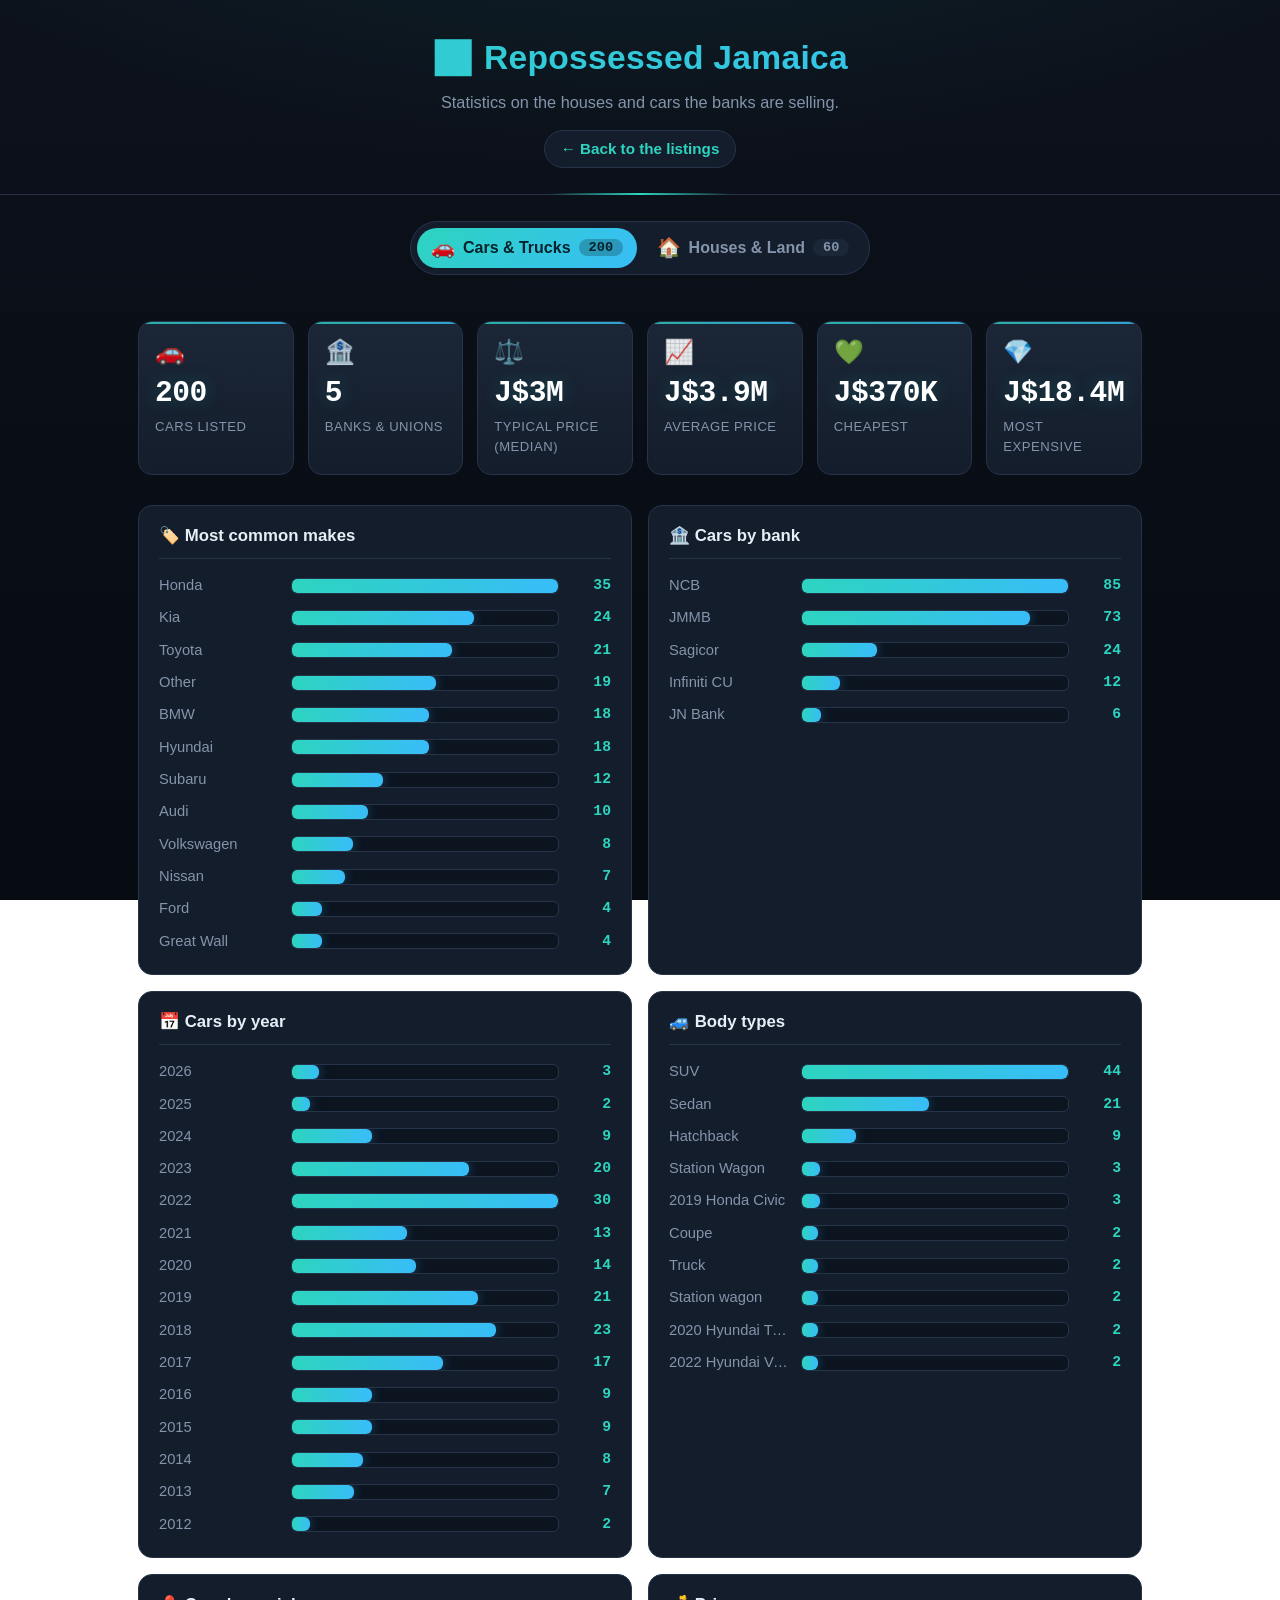
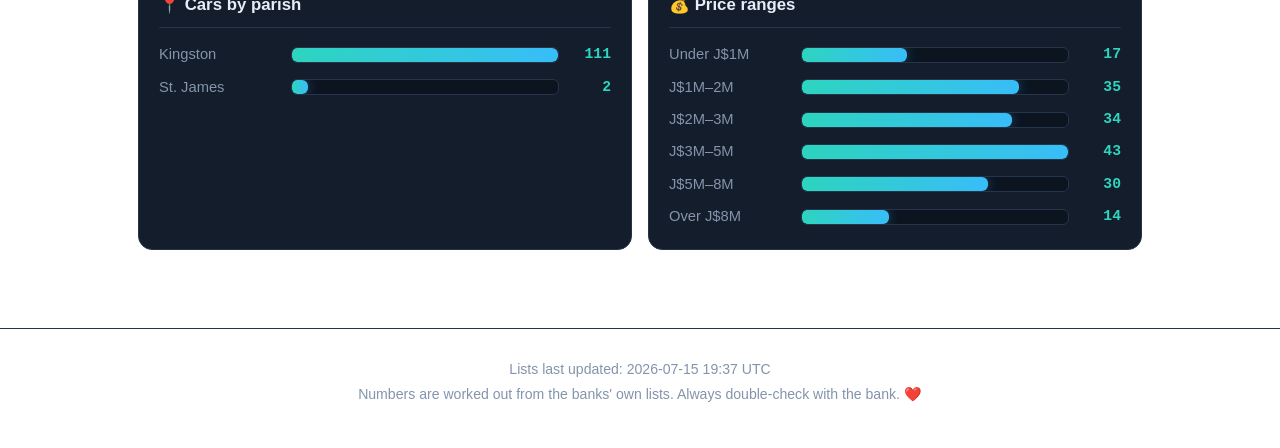
<file: site/stats.html>
<!DOCTYPE html>
<html lang="en">
<head>
  <meta charset="UTF-8" />
  <meta name="viewport" content="width=device-width, initial-scale=1.0" />

  <!-- ============ SEO: page basics ============ -->
  <title>Statistics — Repossessed Cars &amp; Houses in Jamaica | Repossessed Jamaica</title>
  <meta name="description" content="Statistics on repossessed cars and properties for sale in Jamaica: typical prices, most common makes, listings by bank, by parish and by price range — from NCB, JMMB, Sagicor, JN Bank and more." />
  <meta name="keywords" content="repossessed cars Jamaica statistics, repossessed property prices Jamaica, car prices Jamaica, bank auction stats Jamaica" />
  <meta name="author" content="Repossessed Jamaica" />
  <meta name="robots" content="index, follow" />
  <meta name="theme-color" content="#0c111b" />
  <link rel="canonical" href="https://repodealsja.com/stats.html" />

  <!-- ============ Icons & PWA manifest ============ -->
  <link rel="icon" href="/favicon.ico" sizes="any" />
  <link rel="icon" href="/favicon.svg" type="image/svg+xml" />
  <link rel="apple-touch-icon" href="/apple-touch-icon.png" />
  <link rel="manifest" href="/site.webmanifest" />

  <!-- ============ Open Graph ============ -->
  <meta property="og:type" content="website" />
  <meta property="og:site_name" content="Repossessed Jamaica" />
  <meta property="og:title" content="Statistics — Repossessed Cars &amp; Houses in Jamaica" />
  <meta property="og:description" content="Prices, makes, banks and parishes at a glance for repossessed cars and property in Jamaica." />
  <meta property="og:url" content="https://repodealsja.com/stats.html" />
  <meta property="og:image" content="https://repodealsja.com/og-image.png" />
  <meta property="og:locale" content="en_JM" />

  <!-- ============ Twitter / X card ============ -->
  <meta name="twitter:card" content="summary_large_image" />
  <meta name="twitter:title" content="Statistics — Repossessed Cars &amp; Houses in Jamaica" />
  <meta name="twitter:description" content="Prices, makes, banks and parishes at a glance for repossessed cars and property in Jamaica." />
  <meta name="twitter:image" content="https://repodealsja.com/og-image.png" />

  <link rel="stylesheet" href="stats.css" />

  <!-- ============ Structured data ============ -->
  <script type="application/ld+json">
  {
    "@context": "https://schema.org",
    "@type": "BreadcrumbList",
    "itemListElement": [
      { "@type": "ListItem", "position": 1, "name": "Home", "item": "https://repodealsja.com/" },
      { "@type": "ListItem", "position": 2, "name": "Statistics", "item": "https://repodealsja.com/stats.html" }
    ]
  }
  </script>

  <!-- ============ Google tag (gtag.js) — GA4 ============ -->
  <script async src="https://www.googletagmanager.com/gtag/js?id=G-WNVDQKQ516"></script>
  <script>
    window.dataLayer = window.dataLayer || [];
    function gtag(){ dataLayer.push(arguments); }
    gtag('js', new Date());
    gtag('config', 'G-WNVDQKQ516');
  </script>

  <!-- ============ Google AdSense ============ -->
  <script async src="https://pagead2.googlesyndication.com/pagead/js/adsbygoogle.js?client=ca-pub-9430876049469822"
     crossorigin="anonymous"></script>
</head>
<body>

  <!-- ======================= TOP ======================= -->
  <header class="topbar">
    <h1>📊 Repossessed Jamaica</h1>
    <p class="subtitle">Statistics on the houses and cars the banks are selling.</p>
    <a class="topbar-link" href="index.html">← Back to the listings</a>
  </header>

  <!-- Little note that shows when we are still using pretend data -->
  <div id="exampleBanner" class="banner hidden">
    👋 This is <b>example</b> data. Run the little program (see README) to load the real lists.
  </div>

  <!-- ======================= TWO BIG BUTTONS ======================= -->
  <nav class="bigtabs">
    <button class="tab tab-active" data-view="vehicles" id="tabVehicles">
      <span class="tab-emoji">🚗</span>
      <span class="tab-label">Cars &amp; Trucks</span>
      <span class="tab-count" id="countVehicles">0</span>
    </button>
    <button class="tab" data-view="properties" id="tabProps">
      <span class="tab-emoji">🏠</span>
      <span class="tab-label">Houses &amp; Land</span>
      <span class="tab-count" id="countProps">0</span>
    </button>
  </nav>

  <!-- ======================= STATS ======================= -->
  <main class="stats-main">
    <!-- Big summary numbers -->
    <section id="summary" class="stat-cards"></section>

    <!-- Charts -->
    <section id="charts" class="stat-charts"></section>

    <p id="emptyMsg" class="empty hidden">No data to chart yet. Run the program to load the lists. 🙂</p>
  </main>

  <footer class="foot">
    <p id="generated"></p>
    <p>Numbers are worked out from the banks' own lists. Always double-check with the bank. ❤️</p>
  </footer>

  <!-- Example data (used only until you run the program). -->
  <script src="example-data.js"></script>
  <!-- The real data. After you run the program, data/data.js fills window.REPO_DATA. -->
  <script src="data/data.js" onerror="void 0"></script>
  <script src="stats.js"></script>
</body>
</html>
</file>
<file: site/style.css>
/* ================================================================
   Repossessed Jamaica — big, bright and friendly.
   Everything is large and rounded so it is easy for anyone to use.
   ================================================================ */

:root {
  --green: #009b3a;      /* Jamaica green */
  --gold:  #fed100;      /* Jamaica gold  */
  --black: #1a1a1a;
  --ink:   #253238;
  --paper: #f4f7f6;
  --card:  #ffffff;
  --shadow: 0 6px 18px rgba(0, 0, 0, 0.12);
  --radius: 22px;
}

* { box-sizing: border-box; }

body {
  margin: 0;
  font-family: "Segoe UI", Roboto, "Helvetica Neue", Arial, sans-serif;
  background: var(--paper);
  color: var(--ink);
  font-size: 18px;
  line-height: 1.4;
}

/* ---------- Top bar ---------- */
.topbar {
  background: linear-gradient(135deg, var(--green), #007a2d);
  color: #fff;
  text-align: center;
  padding: 26px 16px 30px;
  border-bottom: 8px solid var(--gold);
}
.topbar h1 { margin: 0; font-size: 2.4rem; letter-spacing: .5px; }
.subtitle { margin: 8px 0 0; font-size: 1.15rem; opacity: .95; }

/* ---------- Example banner ---------- */
.banner {
  background: var(--gold);
  color: var(--black);
  text-align: center;
  padding: 12px 16px;
  font-size: 1.05rem;
}

/* ---------- Big tabs ---------- */
.bigtabs {
  display: flex;
  gap: 16px;
  max-width: 820px;
  margin: 22px auto 6px;
  padding: 0 16px;
}
.tab {
  flex: 1;
  cursor: pointer;
  border: 4px solid transparent;
  background: var(--card);
  border-radius: var(--radius);
  padding: 18px 10px;
  box-shadow: var(--shadow);
  display: flex;
  flex-direction: column;
  align-items: center;
  gap: 4px;
  transition: transform .08s ease, border-color .15s ease;
}
.tab:hover { transform: translateY(-3px); }
.tab-active { border-color: var(--green); }
.tab-emoji { font-size: 2.6rem; line-height: 1; }
.tab-label { font-size: 1.25rem; font-weight: 700; }
.tab-count {
  background: var(--green);
  color: #fff;
  font-weight: 700;
  border-radius: 999px;
  padding: 2px 14px;
  font-size: 1rem;
}

/* ---------- Search ---------- */
.searchwrap {
  max-width: 820px;
  margin: 18px auto;
  padding: 0 16px;
  position: relative;
}
.search-icon {
  position: absolute;
  left: 34px;
  top: 50%;
  transform: translateY(-50%);
  font-size: 1.4rem;
  pointer-events: none;
}
#search {
  width: 100%;
  padding: 16px 18px 16px 56px;
  font-size: 1.2rem;
  border: 3px solid #d7e0dc;
  border-radius: 999px;
  outline: none;
  background: #fff;
}
#search:focus { border-color: var(--green); }

/* ---------- Cards ---------- */
.cards {
  max-width: 1100px;
  margin: 0 auto 30px;
  padding: 0 16px;
  display: grid;
  grid-template-columns: repeat(auto-fill, minmax(300px, 1fr));
  gap: 20px;
}
.card {
  background: var(--card);
  border-radius: var(--radius);
  box-shadow: var(--shadow);
  overflow: hidden;
  display: flex;
  flex-direction: column;
  border: 3px solid #eef2f0;
}
/* In-feed sponsored tile — occupies one grid cell like a listing card so the
   ad blends into the feed. The In-feed ad unit itself is styled in AdSense to
   mirror the card layout (image on top, title + text below). */
.card-ad {
  padding: 0;
  overflow: hidden;
  min-height: 200px;
}
.card-ad .ad-label {
  font-size: 11px;
  letter-spacing: .08em;
  text-transform: uppercase;
  color: #9aa5a0;
  text-align: center;
  padding: 8px 0 2px;
}
.card-ad ins {
  display: block;
  width: 100%;
}
.card-top {
  background: linear-gradient(135deg, #eef7f1, #dfeede);
  padding: 20px;
  text-align: center;
}
.card-emoji { font-size: 3rem; }
.card-body { padding: 16px 18px; flex: 1; display: flex; flex-direction: column; }
.card-title { font-size: 1.15rem; font-weight: 700; margin: 0 0 8px; color: var(--ink); }
.card-price {
  font-size: 1.5rem;
  font-weight: 800;
  color: var(--green);
  margin: 2px 0 8px;
}
.card-line { margin: 2px 0; color: #48595f; font-size: .98rem; }
.card-line b { color: var(--ink); }
.bank-badge {
  display: inline-block;
  margin-top: 10px;
  background: #eef2f0;
  color: #37474f;
  border-radius: 999px;
  padding: 4px 12px;
  font-size: .85rem;
  font-weight: 600;
}
/* "See all details" button (opens the modal) */
.btn-details {
  margin-top: 12px;
  align-self: flex-start;
  background: #eef7f1;
  color: var(--green);
  border: 2px solid #cfe8d8;
  border-radius: 12px;
  padding: 8px 14px;
  font-size: .95rem;
  font-weight: 700;
  cursor: pointer;
  transition: background .12s ease;
}
.btn-details:hover { background: #dff0e6; }

/* ---------- Details modal ---------- */
.modal {
  position: fixed;
  inset: 0;
  z-index: 1000;
  display: flex;
  align-items: center;
  justify-content: center;
  padding: 20px;
}
.modal-backdrop {
  position: absolute;
  inset: 0;
  background: rgba(20, 30, 25, 0.55);
}
.modal-box {
  position: relative;
  background: #fff;
  border-radius: var(--radius);
  box-shadow: 0 18px 50px rgba(0, 0, 0, 0.35);
  width: min(620px, 100%);
  max-height: 88vh;
  overflow-y: auto;
  padding: 26px 26px 22px;
  border-top: 8px solid var(--gold);
}
.modal-close {
  position: absolute;
  top: 12px;
  right: 14px;
  width: 40px;
  height: 40px;
  border: none;
  border-radius: 50%;
  background: #eef2f0;
  color: #37474f;
  font-size: 1.2rem;
  cursor: pointer;
}
.modal-close:hover { background: #dfe5e2; }

.modal-head { display: flex; gap: 16px; align-items: flex-start; padding-right: 40px; }
.modal-emoji { font-size: 3rem; line-height: 1; }
.modal-headtext { display: flex; flex-direction: column; gap: 4px; }
.modal-title { margin: 0; font-size: 1.55rem; color: var(--ink); }
.modal-price { font-size: 1.6rem; font-weight: 800; color: var(--green); }
.modal-headtext .bank-badge { align-self: flex-start; margin-top: 4px; }

.modal-section { margin-top: 20px; }
.modal-subtitle {
  margin: 0 0 10px;
  font-size: 1.05rem;
  color: #5b6b70;
  text-transform: uppercase;
  letter-spacing: .5px;
}
.modal-grid {
  display: grid;
  grid-template-columns: repeat(auto-fit, minmax(180px, 1fr));
  gap: 10px;
}
.modal-cell {
  background: #f4f7f6;
  border-radius: 12px;
  padding: 10px 14px;
  display: flex;
  flex-direction: column;
}
.modal-key { font-size: .8rem; color: #7a8a90; text-transform: uppercase; letter-spacing: .4px; }
.modal-val { font-size: 1.05rem; font-weight: 700; color: var(--ink); }

.modal-table { width: 100%; border-collapse: collapse; }
.modal-table td { padding: 8px 8px; border-bottom: 1px solid #eef2f0; vertical-align: top; }
.modal-tkey { font-weight: 700; color: #555; white-space: nowrap; width: 40%; }

.modal-btns { display: flex; gap: 12px; margin-top: 24px; }

/* ---------- Card buttons ---------- */
.card-btns { display: flex; gap: 10px; padding: 14px 18px 18px; }
.btn {
  flex: 1;
  text-align: center;
  text-decoration: none;
  font-weight: 700;
  font-size: 1rem;
  padding: 14px 8px;
  border-radius: 14px;
  border: none;
  cursor: pointer;
}
.btn-go { background: var(--green); color: #fff; }
.btn-go:hover { background: #007a2d; }
.btn-dl { background: var(--gold); color: var(--black); }
.btn-dl:hover { background: #e6be00; }
.btn.disabled { background: #dfe5e2; color: #9aa5a1; pointer-events: none; }

/* ---------- Empty ---------- */
.empty { text-align: center; font-size: 1.2rem; padding: 40px 20px; color: #6b7a80; }

/* ---------- Sources ---------- */
.sources {
  max-width: 1100px;
  margin: 10px auto 30px;
  padding: 24px 16px;
  background: #fff;
  border-radius: var(--radius);
  box-shadow: var(--shadow);
}
.sources h2 { margin: 0 0 4px; font-size: 1.6rem; }
.sources-help { margin: 0 0 16px; color: #5b6b70; }
.source-list {
  display: grid;
  grid-template-columns: repeat(auto-fill, minmax(280px, 1fr));
  gap: 14px;
}
.source-card {
  border: 3px solid #eef2f0;
  border-radius: 16px;
  padding: 14px 16px;
}
.source-name { font-weight: 700; font-size: 1.05rem; }
.source-tag {
  font-size: .8rem;
  color: #fff;
  background: #7a8a90;
  border-radius: 999px;
  padding: 2px 10px;
  margin-left: 6px;
}
.source-tag.v { background: #2f80ed; }
.source-tag.p { background: #9b51e0; }
.source-tag.b { background: #f2994a; }
.source-btns { display: flex; gap: 10px; margin-top: 12px; }
.source-btns .btn { font-size: .92rem; padding: 10px 6px; }

/* ---------- Footer ---------- */
.foot {
  text-align: center;
  padding: 24px 16px 40px;
  color: #6b7a80;
  font-size: .95rem;
}
.foot p { margin: 4px 0; }

/* ---------- Helpers ---------- */
.hidden { display: none !important; }

@media (max-width: 520px) {
  .topbar h1 { font-size: 1.8rem; }
  .tab-label { font-size: 1.05rem; }
  .card-btns { flex-direction: column; }
}

/* ---------- Dropdown filters ---------- */
.filters {
  max-width: 820px;
  margin: 0 auto;
  padding: 0 16px;
  display: flex;
  flex-wrap: wrap;
  gap: 10px;
  justify-content: center;
}
.filter-select {
  appearance: none;
  -webkit-appearance: none;
  cursor: pointer;
  background: var(--card);
  color: var(--ink);
  border: 3px solid #e2eae6;
  border-radius: 999px;
  padding: 10px 38px 10px 16px;
  font-size: 1rem;
  font-weight: 600;
  box-shadow: var(--shadow);
  /* little chevron on the right */
  background-image: url("data:image/svg+xml,%3Csvg xmlns='http://www.w3.org/2000/svg' width='14' height='14' viewBox='0 0 24 24' fill='none' stroke='%23009b3a' stroke-width='3' stroke-linecap='round' stroke-linejoin='round'%3E%3Cpolyline points='6 9 12 15 18 9'/%3E%3C/svg%3E");
  background-repeat: no-repeat;
  background-position: right 14px center;
  transition: border-color .15s ease, transform .08s ease;
}
.filter-select:hover { transform: translateY(-2px); }
.filter-select:focus { outline: none; border-color: var(--green); }
/* Highlight a dropdown that has an active choice */
.filter-select.active { border-color: var(--green); }

.filter-bar {
  max-width: 820px;
  margin: 12px auto 2px;
  padding: 0 16px;
  display: flex;
  align-items: center;
  justify-content: center;
  gap: 14px;
  flex-wrap: wrap;
}
.result-count { color: var(--ink); opacity: .75; font-weight: 600; }
.clear-filters {
  cursor: pointer;
  background: #fff;
  color: #b00020;
  border: 2px solid #f0c8ce;
  border-radius: 999px;
  padding: 6px 16px;
  font-size: .95rem;
  font-weight: 700;
}
.clear-filters:hover { background: #fff2f4; border-color: #b00020; }

/* ---------- Hint that points to the downloads section ---------- */
.download-hint {
  max-width: 820px;
  margin: -6px auto 4px;
  padding: 0 16px;
  text-align: center;
  color: var(--ink);
  opacity: .85;
  font-size: 1rem;
}
.download-hint a {
  color: var(--green);
  font-weight: 700;
  text-decoration: none;
  white-space: nowrap;
}
.download-hint a:hover { text-decoration: underline; }

/* ---------- Link to the statistics page (main page top bar) ---------- */
.topbar-link {
  display: inline-block;
  margin-top: 14px;
  background: var(--gold);
  color: var(--black);
  font-weight: 700;
  text-decoration: none;
  padding: 8px 18px;
  border-radius: 999px;
  box-shadow: var(--shadow);
}
.topbar-link:hover { filter: brightness(1.05); }

/* ---------- SEO intro copy ---------- */
.intro {
  max-width: 900px;
  margin: 18px auto 0;
  padding: 0 20px;
}
.intro p {
  margin: 0;
  font-size: 1.05rem;
  color: var(--ink);
  opacity: .9;
}

/* ---------- Browse-by-category links ---------- */
.browse-more {
  max-width: 900px;
  margin: 30px auto 0;
  padding: 0 20px;
  display: flex;
  flex-wrap: wrap;
  gap: 12px;
  justify-content: center;
}
.browse-more a {
  background: var(--card);
  border: 2px solid var(--green);
  color: var(--green);
  text-decoration: none;
  font-weight: 700;
  padding: 12px 18px;
  border-radius: var(--radius);
  box-shadow: var(--shadow);
}
.browse-more a:hover { background: var(--green); color: #fff; }

/* ---------- FAQ ---------- */
.faq {
  max-width: 900px;
  margin: 34px auto 0;
  padding: 0 20px;
}
.faq h2 { font-size: 1.5rem; margin: 0 0 14px; }
.faq details {
  background: var(--card);
  border-radius: 16px;
  box-shadow: var(--shadow);
  padding: 14px 18px;
  margin-bottom: 12px;
}
.faq summary {
  cursor: pointer;
  font-weight: 700;
  font-size: 1.05rem;
}
.faq details p { margin: 12px 0 4px; opacity: .9; }
</file>
<file: site/stats.css>
/* ================================================================
   stats.css — a dark "analytics dashboard" look, deliberately
   different from the bright, playful main listings page.
   Deep navy panels, teal data bars, glowing tabular numbers.
   ================================================================ */

:root {
  --bg:      #0c111b;   /* page background          */
  --bg2:     #070b12;   /* darker edge for gradient */
  --panel:   #141d2b;   /* card / panel surface     */
  --panel2:  #1b2637;   /* raised surface           */
  --line:    #26344a;   /* hairline borders         */
  --text:    #e7eef7;   /* main text                */
  --muted:   #8494ab;   /* secondary text           */
  --teal:    #2dd4bf;   /* primary accent           */
  --sky:     #38bdf8;   /* secondary accent         */
  --gold:    #f5c518;   /* a small nod to home       */
  --radius:  14px;
  --mono: "SFMono-Regular", "JetBrains Mono", "Roboto Mono", Menlo, Consolas, monospace;
}

* { box-sizing: border-box; }

body {
  margin: 0;
  font-family: "Inter", "Segoe UI", Roboto, "Helvetica Neue", Arial, sans-serif;
  background:
    radial-gradient(1200px 500px at 50% -180px, rgba(45, 212, 191, 0.10), transparent 70%),
    linear-gradient(180deg, var(--bg), var(--bg2));
  background-attachment: fixed;
  color: var(--text);
  font-size: 17px;
  line-height: 1.45;
  min-height: 100vh;
}

/* ---------- Top bar ---------- */
.topbar {
  text-align: center;
  padding: 34px 16px 26px;
  border-bottom: 1px solid var(--line);
  position: relative;
}
.topbar::after {   /* thin accent underline instead of the gold slab */
  content: "";
  position: absolute;
  left: 50%; bottom: -1px;
  width: 180px; height: 2px;
  transform: translateX(-50%);
  background: linear-gradient(90deg, transparent, var(--teal), transparent);
}
.topbar h1 {
  margin: 0;
  font-size: 2.1rem;
  font-weight: 800;
  letter-spacing: .3px;
  background: linear-gradient(90deg, var(--teal), var(--sky));
  -webkit-background-clip: text;
  background-clip: text;
  color: transparent;
}
.subtitle {
  margin: 8px 0 0;
  font-size: 1.02rem;
  color: var(--muted);
}
.topbar-link {
  display: inline-block;
  margin-top: 16px;
  color: var(--teal);
  border: 1px solid var(--line);
  background: var(--panel);
  font-weight: 600;
  font-size: .95rem;
  text-decoration: none;
  padding: 7px 16px;
  border-radius: 999px;
  transition: border-color .15s ease, color .15s ease;
}
.topbar-link:hover { border-color: var(--teal); color: var(--sky); }

/* ---------- Example banner ---------- */
.banner {
  background: rgba(245, 197, 24, 0.12);
  border-bottom: 1px solid rgba(245, 197, 24, 0.4);
  color: var(--gold);
  text-align: center;
  padding: 11px 16px;
  font-size: .98rem;
}

/* ---------- View toggle (segmented control) ---------- */
.bigtabs {
  display: flex;
  gap: 6px;
  max-width: 460px;
  margin: 26px auto 4px;
  padding: 6px;
  background: var(--panel);
  border: 1px solid var(--line);
  border-radius: 999px;
}
.tab {
  flex: 1;
  cursor: pointer;
  border: none;
  background: transparent;
  color: var(--muted);
  border-radius: 999px;
  padding: 10px 8px;
  display: flex;
  align-items: center;
  justify-content: center;
  gap: 8px;
  font-size: 1rem;
  transition: background .15s ease, color .15s ease;
}
.tab:hover { color: var(--text); }
.tab-active {
  background: linear-gradient(135deg, var(--teal), var(--sky));
  color: #06222b;
  font-weight: 700;
}
.tab-emoji { font-size: 1.2rem; line-height: 1; }
.tab-label { font-weight: 600; }
.tab-count {
  background: rgba(0, 0, 0, 0.22);
  border-radius: 999px;
  padding: 1px 10px;
  font-size: .85rem;
  font-weight: 700;
  font-family: var(--mono);
}
.tab:not(.tab-active) .tab-count {
  background: var(--panel2);
  color: var(--muted);
}

/* ---------- Layout ---------- */
.stats-main {
  max-width: 1040px;
  margin: 0 auto;
  padding: 18px 18px 48px;
}

/* ---------- Big summary numbers ---------- */
.stat-cards {
  display: grid;
  grid-template-columns: repeat(auto-fit, minmax(150px, 1fr));
  gap: 14px;
  margin: 24px 0 30px;
}
.stat-card {
  position: relative;
  background: linear-gradient(180deg, var(--panel2), var(--panel));
  border: 1px solid var(--line);
  border-radius: var(--radius);
  padding: 18px 16px;
  overflow: hidden;
}
.stat-card::before {   /* top accent line */
  content: "";
  position: absolute;
  top: 0; left: 0; right: 0; height: 2px;
  background: linear-gradient(90deg, var(--teal), var(--sky));
  opacity: .8;
}
.stat-emoji { font-size: 1.5rem; line-height: 1; opacity: .9; }
.stat-value {
  font-family: var(--mono);
  font-size: 1.85rem;
  font-weight: 700;
  letter-spacing: -.5px;
  color: #fff;
  margin: 8px 0 3px;
  word-break: break-word;
  text-shadow: 0 0 18px rgba(45, 212, 191, 0.25);
}
.stat-label {
  font-size: .82rem;
  color: var(--muted);
  text-transform: uppercase;
  letter-spacing: .5px;
}

/* ---------- Charts ---------- */
.stat-charts {
  display: grid;
  grid-template-columns: repeat(auto-fit, minmax(330px, 1fr));
  gap: 16px;
}
.chart-block {
  background: var(--panel);
  border: 1px solid var(--line);
  border-radius: var(--radius);
  padding: 18px 20px 22px;
}
.chart-title {
  margin: 0 0 16px;
  font-size: 1.05rem;
  font-weight: 700;
  color: var(--text);
  padding-bottom: 10px;
  border-bottom: 1px solid var(--line);
}
.chart-empty { color: var(--muted); font-size: .92rem; margin: 6px 0; }

.bars { display: flex; flex-direction: column; gap: 11px; }
.bar-row {
  display: grid;
  grid-template-columns: 120px 1fr auto;
  align-items: center;
  gap: 12px;
}
.bar-label {
  font-size: .92rem;
  font-weight: 500;
  color: var(--muted);
  overflow: hidden;
  text-overflow: ellipsis;
  white-space: nowrap;
}
.bar-track {
  background: #0c1420;
  border: 1px solid var(--line);
  border-radius: 6px;
  height: 16px;
  overflow: hidden;
}
.bar-fill {
  height: 100%;
  border-radius: 5px 6px 6px 5px;
  background: linear-gradient(90deg, var(--teal), var(--sky));
  box-shadow: 0 0 12px rgba(56, 189, 248, 0.35);
  transition: width .4s cubic-bezier(.2, .8, .2, 1);
}
.bar-count {
  font-family: var(--mono);
  font-weight: 700;
  font-size: .92rem;
  color: var(--teal);
  min-width: 40px;
  text-align: right;
}

/* ---------- Footer ---------- */
.foot {
  text-align: center;
  color: var(--muted);
  font-size: .88rem;
  padding: 26px 16px 40px;
  border-top: 1px solid var(--line);
  margin-top: 30px;
}
.foot p { margin: 4px 0; }

.empty {
  text-align: center;
  color: var(--muted);
  padding: 30px 16px;
}
.hidden { display: none; }

@media (max-width: 520px) {
  .topbar h1 { font-size: 1.7rem; }
  .bar-row { grid-template-columns: 88px 1fr auto; }
  .bar-label { font-size: .82rem; }
  .stat-value { font-size: 1.5rem; }
  .tab-label { display: none; }   /* icons + counts only on small screens */
}
</file>
